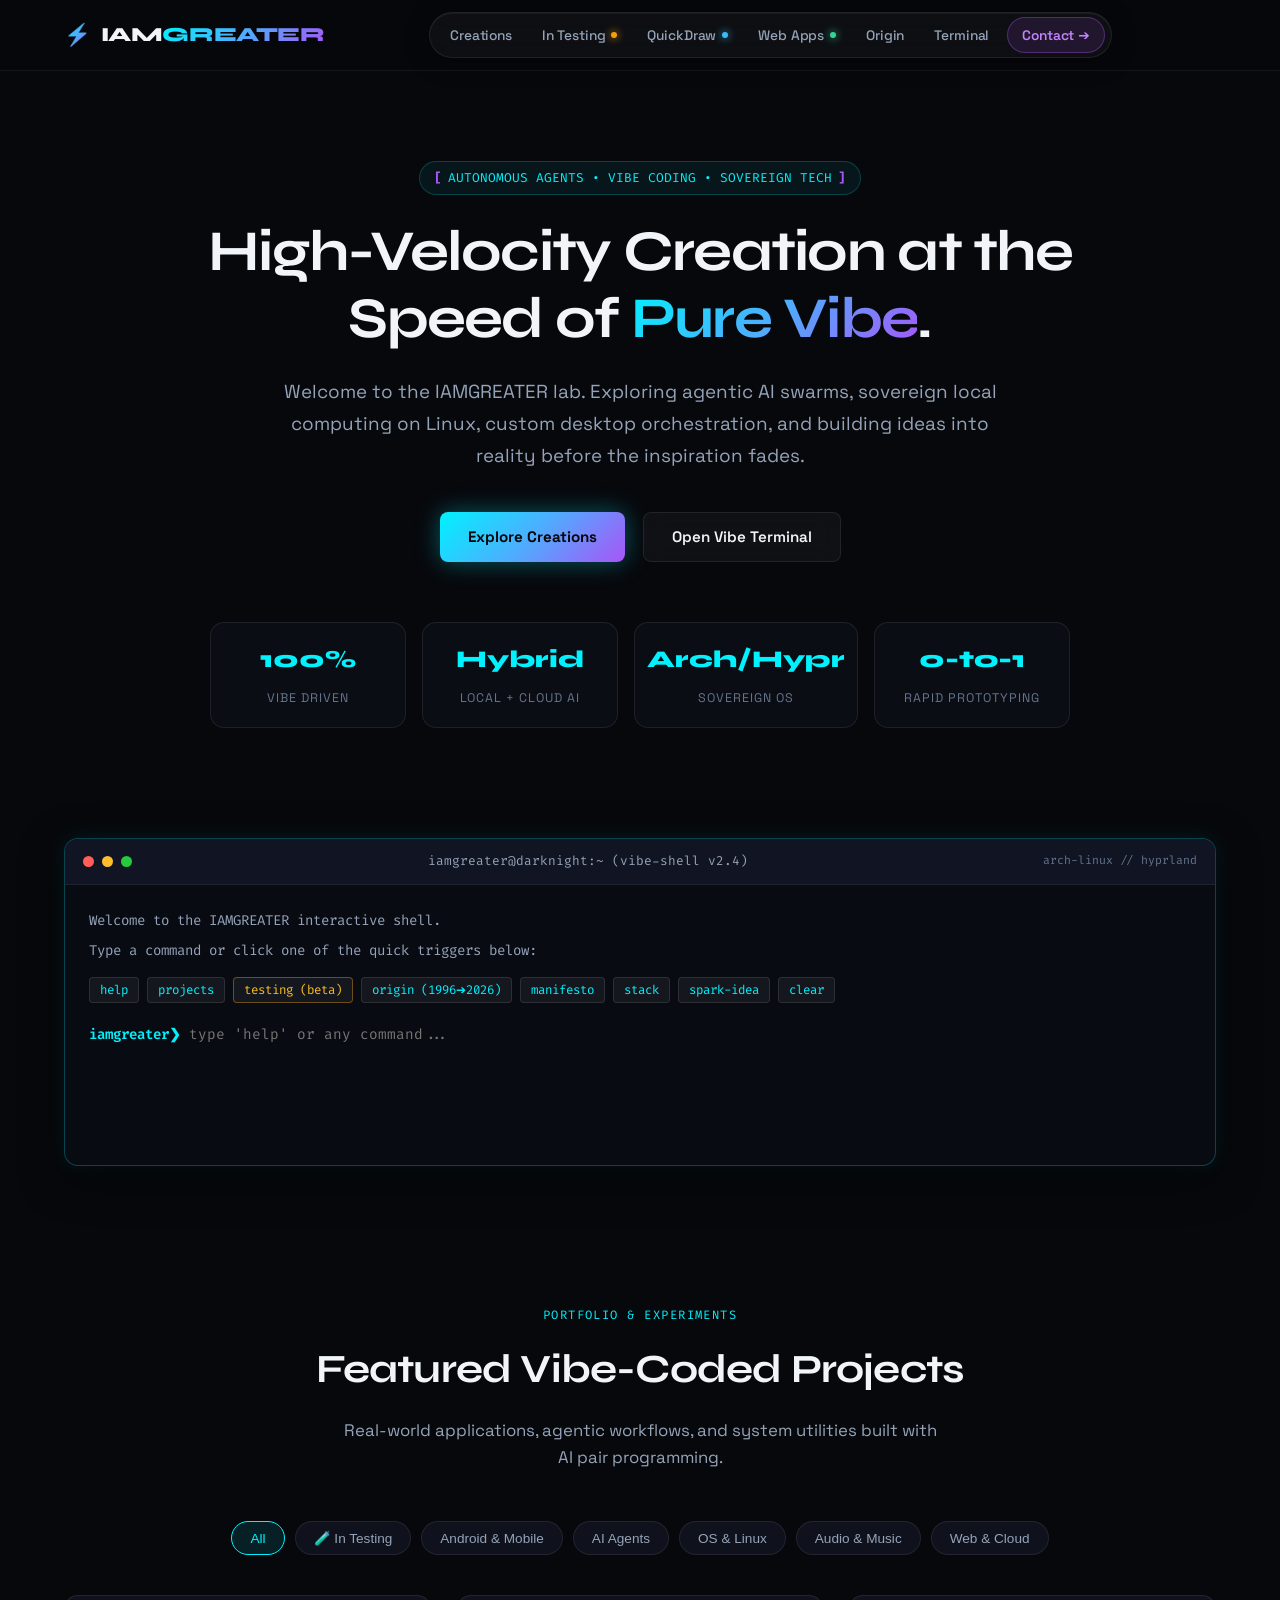
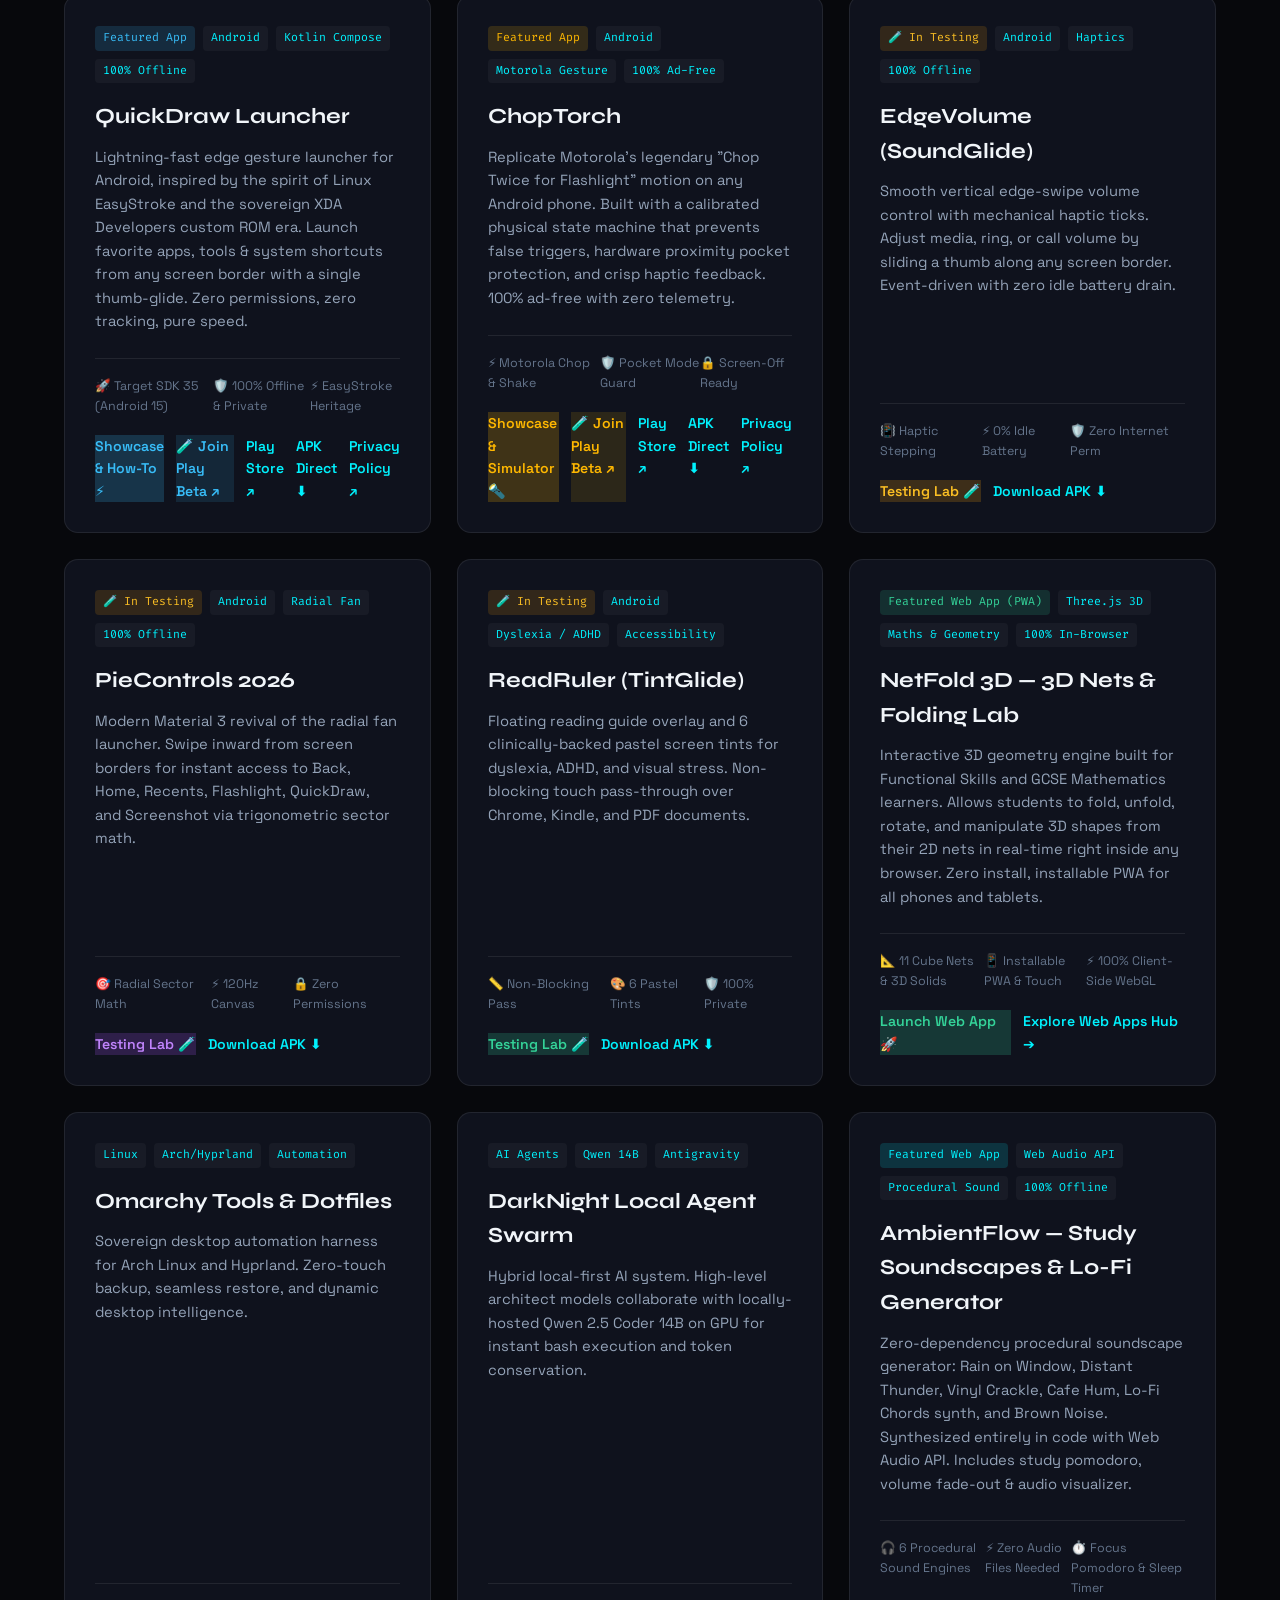
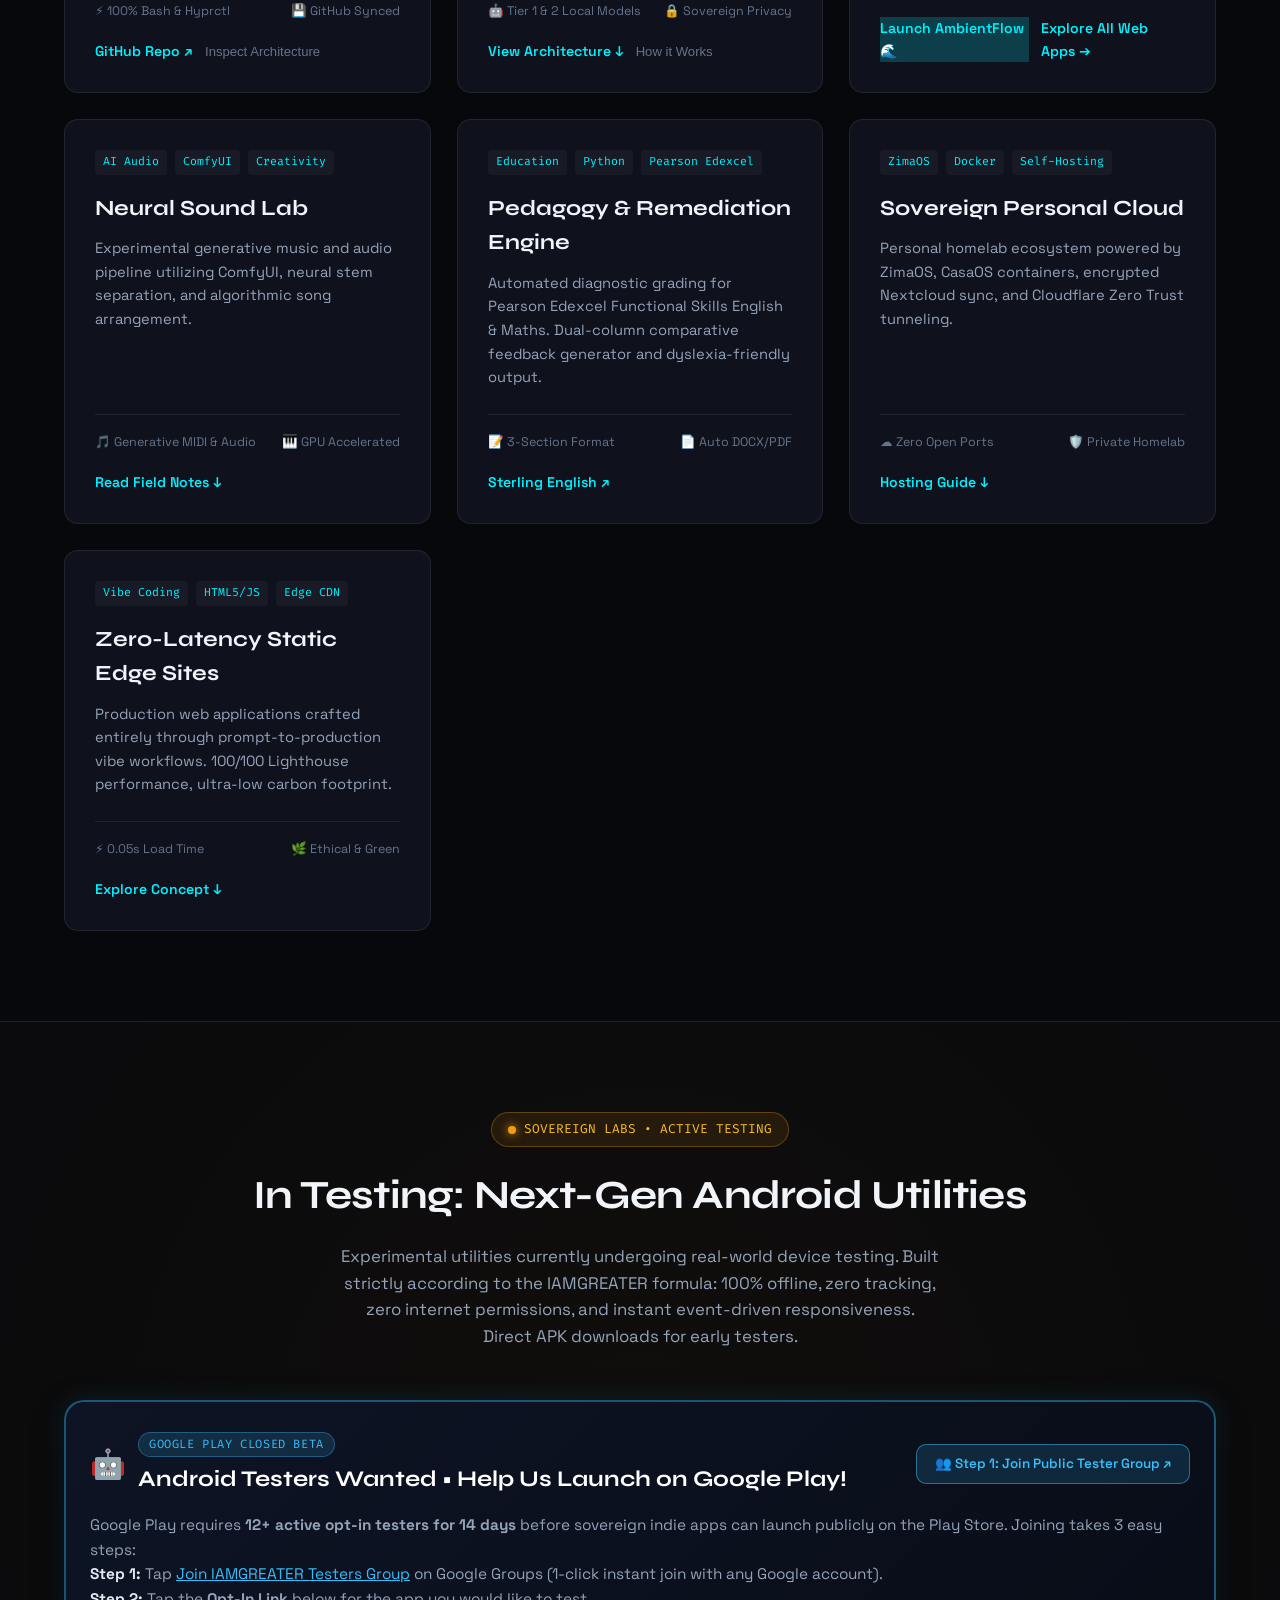
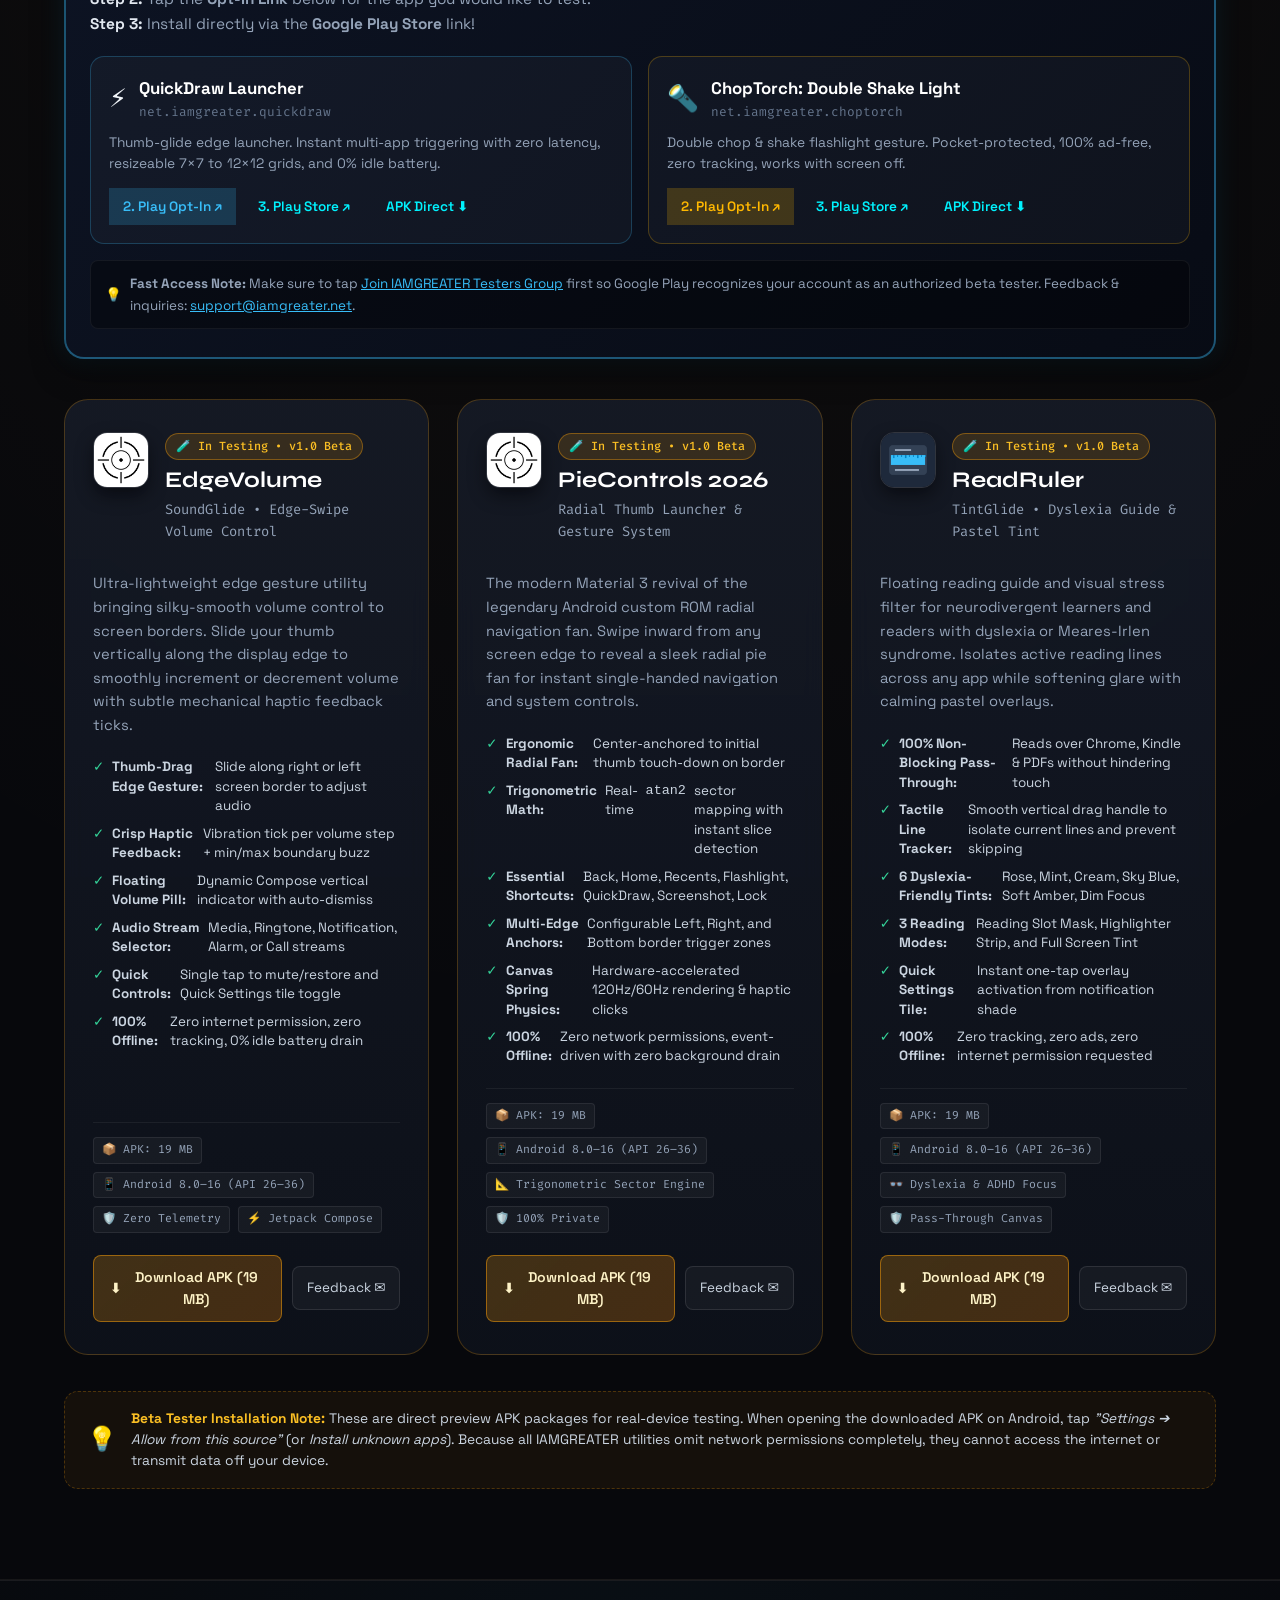
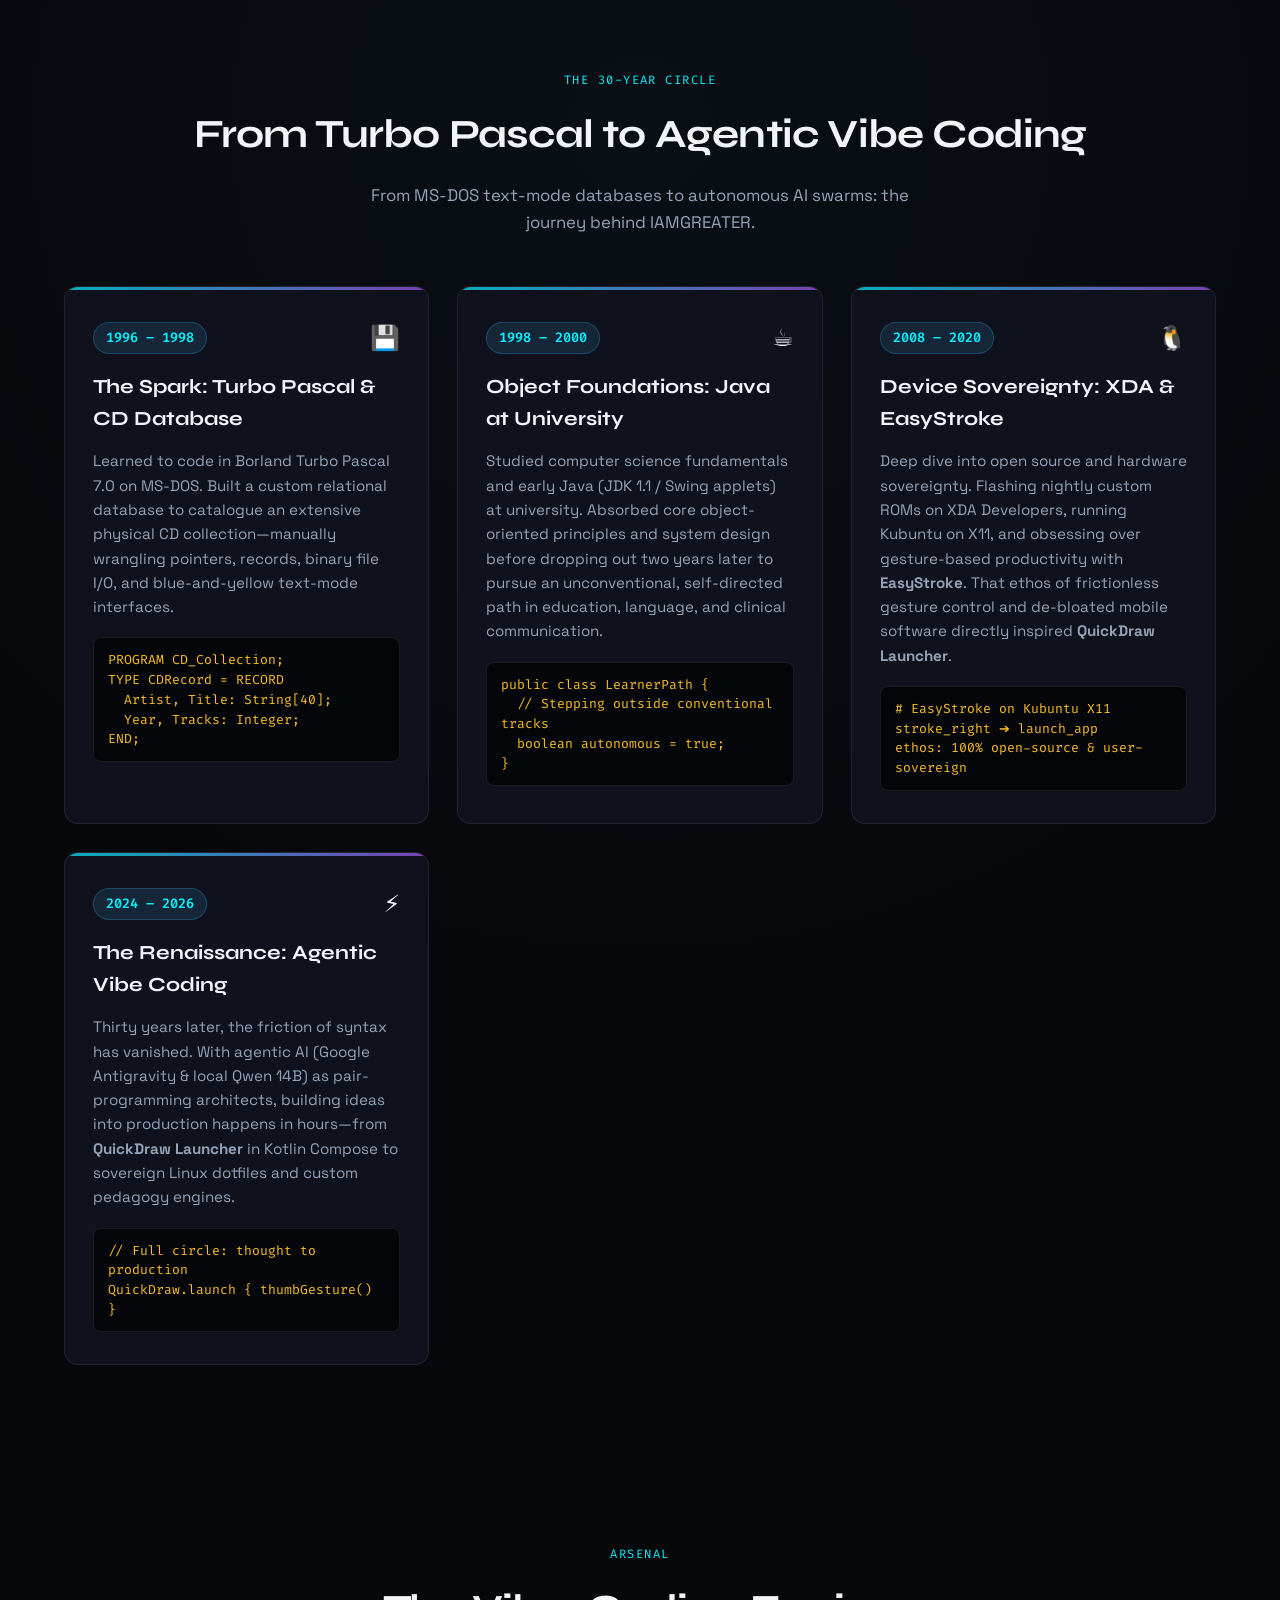
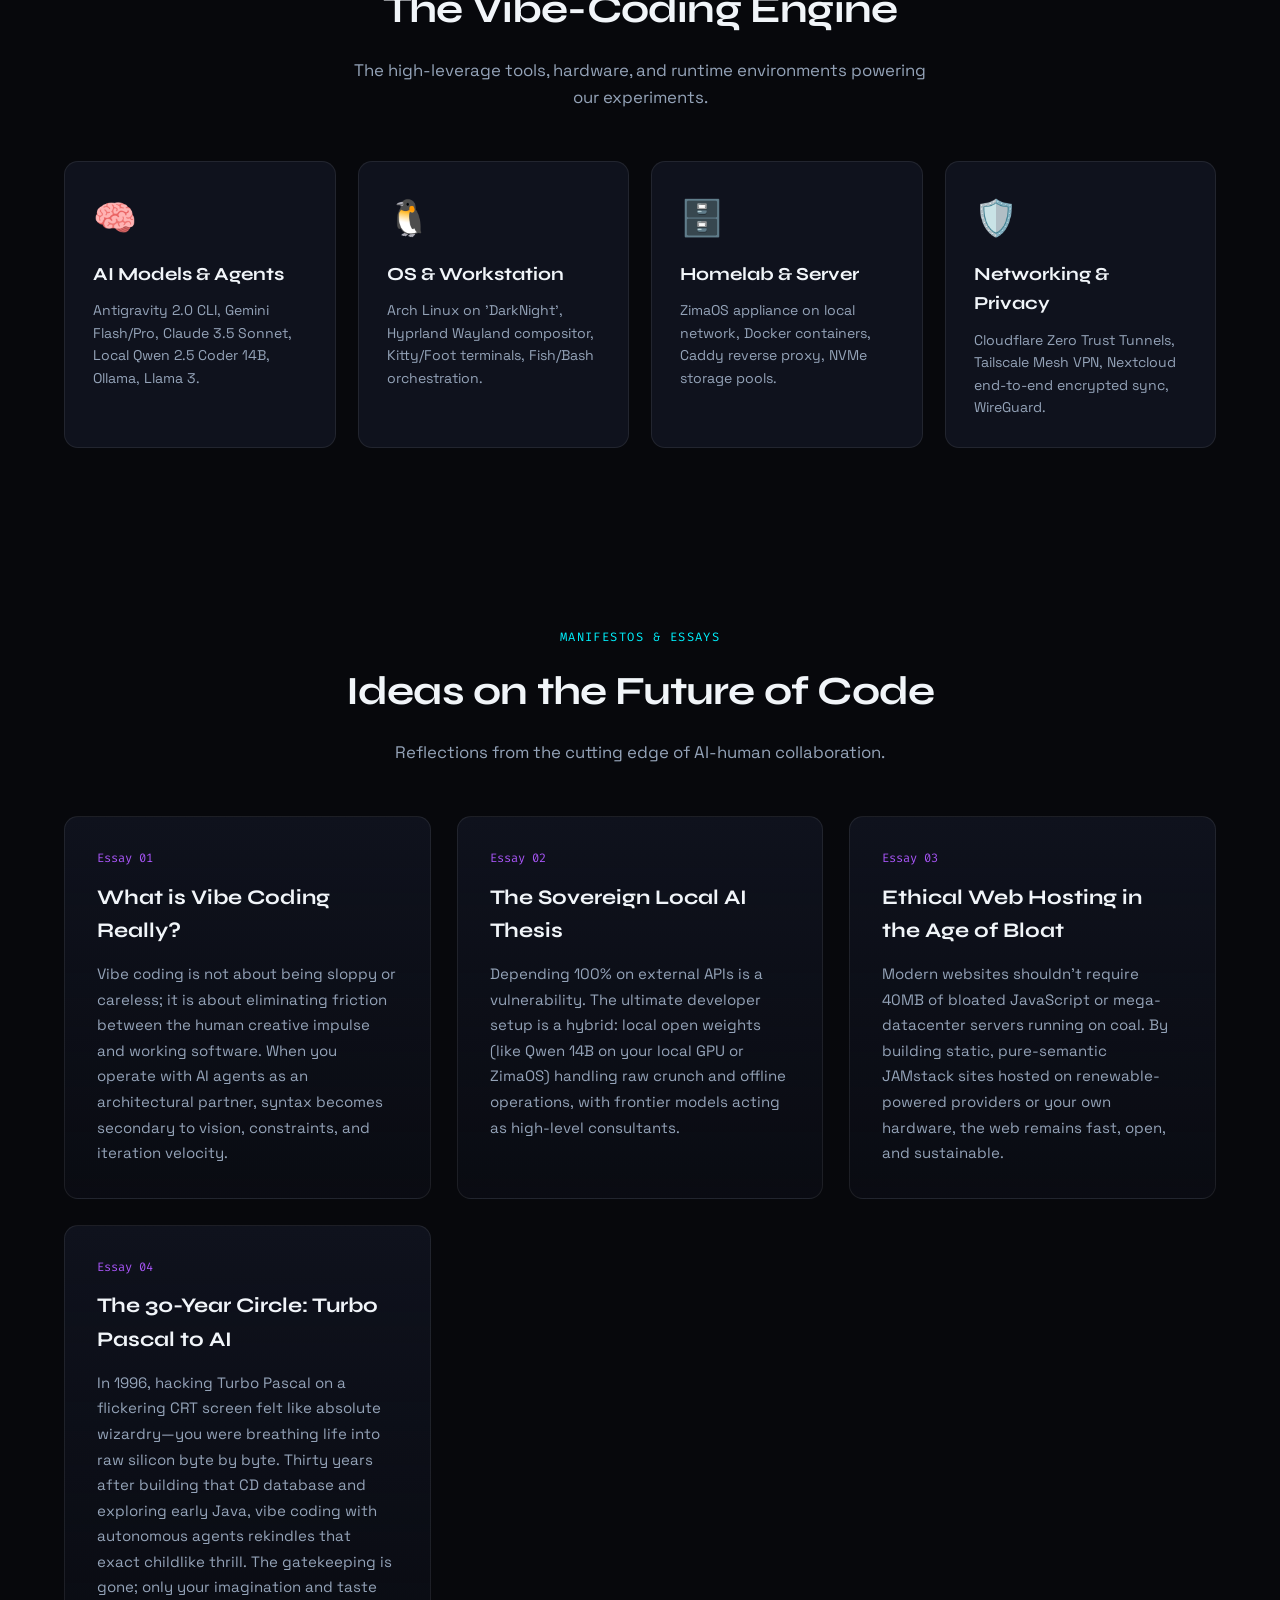
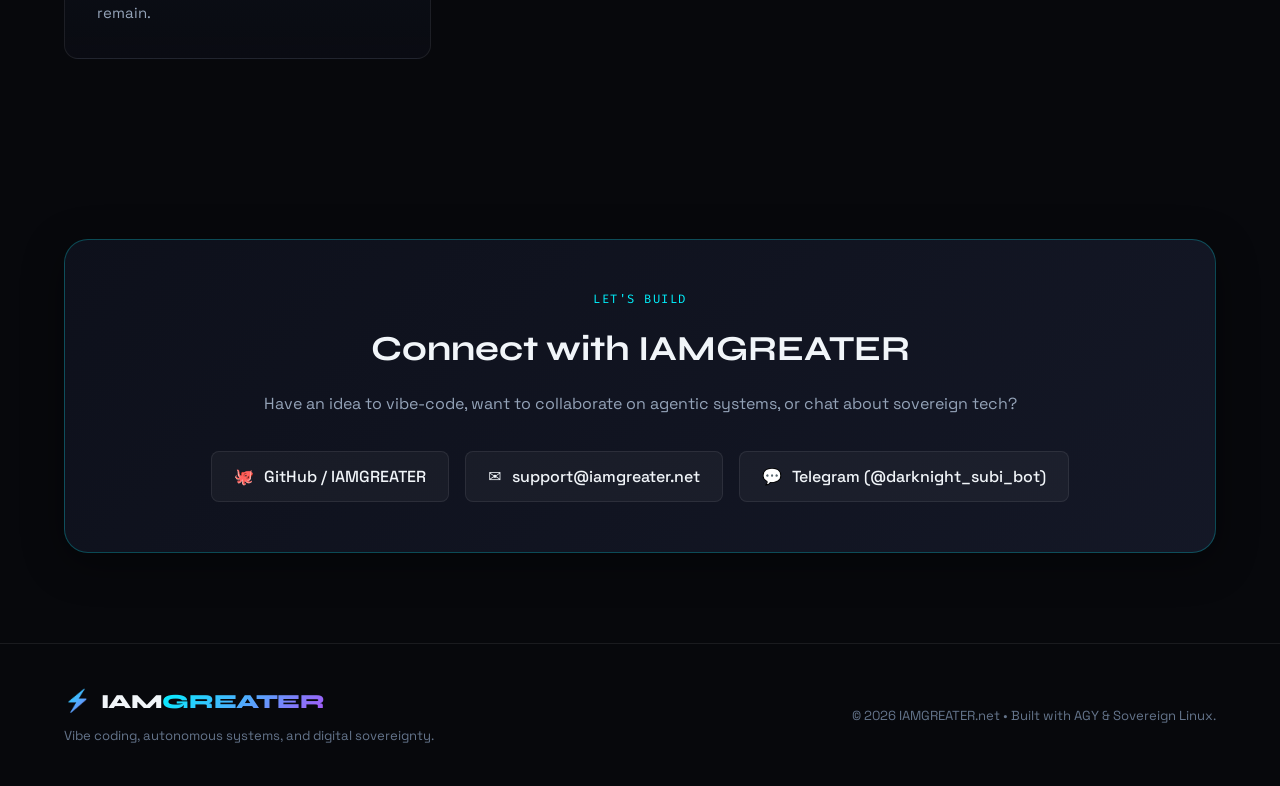
<file: index.html>
<!DOCTYPE html>
<html lang="en">
<head>
  <meta charset="UTF-8">
  <meta name="viewport" content="width=device-width, initial-scale=1.0">
  <title>IAMGREATER | Vibe Coding, Agentic Systems & Digital Craft</title>
  <meta name="description" content="Showcase of vibe coding, autonomous AI agents, Linux power tools, and high-velocity digital craft by IAMGREATER.">
  <link rel="preconnect" href="https://fonts.googleapis.com">
  <link rel="preconnect" href="https://fonts.gstatic.com" crossorigin>
  <link href="https://fonts.googleapis.com/css2?family=Fira+Code:wght@400;500;600&family=Space+Grotesk:wght@300;400;500;600;700&family=Syne:wght@700;800&display=swap" rel="stylesheet">
  <link rel="stylesheet" href="styles.css">
  <link rel="icon" type="image/svg+xml" href="data:image/svg+xml,<svg xmlns='http://www.w3.org/2000/svg' viewBox='0 0 100 100'><text y='.9em' font-size='90'>⚡</text></svg>">
</head>
<body class="dark-theme">

  <!-- Background Animated Mesh / Glow -->
  <div class="mesh-bg"></div>
  <div class="grid-overlay"></div>

  <!-- Header -->
  <header class="navbar">
    <div class="container nav-content">
      <a href="#" class="brand">
        <span class="brand-glyph">⚡</span>
        <span class="brand-text">IAM<span class="brand-accent">GREATER</span></span>
      </a>

      <nav class="nav-links" id="navLinks">
        <a href="#showcase">Creations</a>
        <a href="#testing">In Testing <span class="nav-dot amber"></span></a>
        <a href="quickdraw.html">QuickDraw <span class="nav-dot cyan"></span></a>
        <a href="apps/">Web Apps <span class="nav-dot emerald"></span></a>
        <a href="#journey">Origin</a>
        <a href="#terminal">Terminal</a>
        <!-- Extended drawer links for mobile viewports -->
        <a href="#stack" class="nav-extra-link">Tech Stack</a>
        <a href="#ideas" class="nav-extra-link">Ideas & Notes</a>
        <a href="#connect" class="nav-contact">Contact ➔</a>
      </nav>

      <div class="nav-right">
        <button class="nav-toggle" id="navToggle" aria-label="Toggle Navigation">
          <span></span><span></span><span></span>
        </button>
      </div>
    </div>
  </header>

  <!-- Hero Section -->
  <section class="hero">
    <div class="container hero-content">
      <div class="hero-tag">
        <span class="cyber-bracket">[</span>
        <span class="tag-label">AUTONOMOUS AGENTS • VIBE CODING • SOVEREIGN TECH</span>
        <span class="cyber-bracket">]</span>
      </div>

      <h1 class="hero-heading">
        High-Velocity Creation at the Speed of <span class="gradient-text">Pure Vibe</span>.
      </h1>

      <p class="hero-subtext">
        Welcome to the IAMGREATER lab. Exploring agentic AI swarms, sovereign local computing on Linux, custom desktop orchestration, and building ideas into reality before the inspiration fades.
      </p>

      <div class="hero-actions">
        <a href="#showcase" class="btn btn-cyber">Explore Creations</a>
        <a href="#terminal" class="btn btn-glass">Open Vibe Terminal</a>
      </div>

      <!-- Quick Metrics -->
      <div class="metric-ribbon">
        <div class="metric-card">
          <span class="metric-val">100%</span>
          <span class="metric-key">Vibe Driven</span>
        </div>
        <div class="metric-card">
          <span class="metric-val">Hybrid</span>
          <span class="metric-key">Local + Cloud AI</span>
        </div>
        <div class="metric-card">
          <span class="metric-val">Arch/Hypr</span>
          <span class="metric-key">Sovereign OS</span>
        </div>
        <div class="metric-card">
          <span class="metric-val">0-to-1</span>
          <span class="metric-key">Rapid Prototyping</span>
        </div>
      </div>
    </div>
  </section>

  <!-- Interactive Vibe Terminal -->
  <section class="terminal-section" id="terminal">
    <div class="container">
      <div class="terminal-wrapper">
        <div class="terminal-header">
          <div class="window-buttons">
            <span class="btn-dot close"></span>
            <span class="btn-dot min"></span>
            <span class="btn-dot max"></span>
          </div>
          <div class="terminal-title">iamgreater@darknight:~ (vibe-shell v2.4)</div>
          <div class="terminal-meta">arch-linux // hyprland</div>
        </div>

        <div class="terminal-body" id="terminalBody">
          <div class="terminal-line system-msg">Welcome to the IAMGREATER interactive shell.</div>
          <div class="terminal-line system-msg">Type a command or click one of the quick triggers below:</div>
          <div class="terminal-quick-actions">
            <button class="quick-cmd" data-cmd="help">help</button>
            <button class="quick-cmd" data-cmd="projects">projects</button>
            <button class="quick-cmd" data-cmd="testing" style="border-color: rgba(245, 158, 11, 0.4); color: #fbbf24;">testing (beta)</button>
            <button class="quick-cmd" data-cmd="origin">origin (1996➔2026)</button>
            <button class="quick-cmd" data-cmd="manifesto">manifesto</button>
            <button class="quick-cmd" data-cmd="stack">stack</button>
            <button class="quick-cmd" data-cmd="spark">spark-idea</button>
            <button class="quick-cmd" data-cmd="clear">clear</button>
          </div>
          <div id="terminalHistory"></div>
          <div class="terminal-input-row">
            <span class="prompt-symbol">iamgreater❯</span>
            <input type="text" id="terminalInput" placeholder="type 'help' or any command..." autocomplete="off" spellcheck="false">
          </div>
        </div>
      </div>
    </div>
  </section>

  <!-- Projects / Showcase Gallery -->
  <section class="showcase-section" id="showcase">
    <div class="container">
      <div class="section-title-wrap">
        <span class="section-badge">PORTFOLIO & EXPERIMENTS</span>
        <h2 class="section-heading">Featured Vibe-Coded Projects</h2>
        <p class="section-desc">Real-world applications, agentic workflows, and system utilities built with AI pair programming.</p>
      </div>

      <!-- Filter Buttons -->
      <div class="filter-bar">
        <button class="filter-btn active" data-filter="all">All</button>
        <button class="filter-btn" data-filter="testing">🧪 In Testing</button>
        <button class="filter-btn" data-filter="android">Android & Mobile</button>
        <button class="filter-btn" data-filter="agents">AI Agents</button>
        <button class="filter-btn" data-filter="os">OS & Linux</button>
        <button class="filter-btn" data-filter="audio">Audio & Music</button>
        <button class="filter-btn" data-filter="web">Web & Cloud</button>
      </div>

      <div class="projects-grid" id="projectsGrid">
        <!-- Project 0: QuickDraw Launcher -->
        <article class="project-card" data-category="android">
          <div class="card-glow" style="background: radial-gradient(circle at 50% 0%, rgba(56, 189, 248, 0.25), transparent 70%);"></div>
          <div class="project-tags">
            <span class="tag" style="background: rgba(56, 189, 248, 0.15); color: #38bdf8; border-color: rgba(56, 189, 248, 0.3);">Featured App</span>
            <span class="tag">Android</span>
            <span class="tag">Kotlin Compose</span>
            <span class="tag">100% Offline</span>
          </div>
          <h3 class="project-name">QuickDraw Launcher</h3>
          <p class="project-summary">
            Lightning-fast edge gesture launcher for Android, inspired by the spirit of Linux EasyStroke and the sovereign XDA Developers custom ROM era. Launch favorite apps, tools & system shortcuts from any screen border with a single thumb-glide. Zero permissions, zero tracking, pure speed.
          </p>
          <div class="project-meta">
            <span class="meta-item">🚀 Target SDK 35 (Android 15)</span>
            <span class="meta-item">🛡️ 100% Offline & Private</span>
            <span class="meta-item">⚡ EasyStroke Heritage</span>
          </div>
          <div class="project-links">
            <a href="quickdraw.html" class="link-btn primary" style="background: rgba(56, 189, 248, 0.2); border-color: rgba(56, 189, 248, 0.5); color: #38bdf8; font-weight: 600;">Showcase & How-To ⚡</a>
            <a href="https://play.google.com/apps/testing/net.iamgreater.quickdraw" target="_blank" rel="noopener" class="link-btn" style="background: rgba(56, 189, 248, 0.12); border-color: rgba(56, 189, 248, 0.4); color: #38bdf8;" title="Join Google Play Closed Beta">🧪 Join Play Beta ↗</a>
            <a href="https://play.google.com/store/apps/details?id=net.iamgreater.quickdraw" target="_blank" rel="noopener" class="link-btn" title="View on Google Play Store">Play Store ↗</a>
            <a href="downloads/quickdraw-latest.apk" class="link-btn" download title="Download Signed Release APK">APK Direct ⬇</a>
            <a href="privacy.html" class="link-btn">Privacy Policy ↗</a>
          </div>
        </article>

        <!-- Project: ChopTorch -->
        <article class="project-card" data-category="android">
          <div class="card-glow" style="background: radial-gradient(circle at 50% 0%, rgba(255, 184, 0, 0.25), transparent 70%);"></div>
          <div class="project-tags">
            <span class="tag" style="background: rgba(255, 184, 0, 0.15); color: #ffb800; border-color: rgba(255, 184, 0, 0.3);">Featured App</span>
            <span class="tag">Android</span>
            <span class="tag">Motorola Gesture</span>
            <span class="tag">100% Ad-Free</span>
          </div>
          <h3 class="project-name">ChopTorch</h3>
          <p class="project-summary">
            Replicate Motorola's legendary "Chop Twice for Flashlight" motion on any Android phone. Built with a calibrated physical state machine that prevents false triggers, hardware proximity pocket protection, and crisp haptic feedback. 100% ad-free with zero telemetry.
          </p>
          <div class="project-meta">
            <span class="meta-item">⚡ Motorola Chop & Shake</span>
            <span class="meta-item">🛡️ Pocket Mode Guard</span>
            <span class="meta-item">🔒 Screen-Off Ready</span>
          </div>
          <div class="project-links">
            <a href="choptorch.html" class="link-btn primary" style="background: rgba(255, 184, 0, 0.2); border-color: rgba(255, 184, 0, 0.5); color: #ffb800; font-weight: 600;">Showcase & Simulator 🔦</a>
            <a href="https://play.google.com/apps/testing/net.iamgreater.choptorch" target="_blank" rel="noopener" class="link-btn" style="background: rgba(255, 184, 0, 0.12); border-color: rgba(255, 184, 0, 0.4); color: #ffb800;" title="Join Google Play Closed Beta">🧪 Join Play Beta ↗</a>
            <a href="https://play.google.com/store/apps/details?id=net.iamgreater.choptorch" target="_blank" rel="noopener" class="link-btn" title="View on Google Play Store">Play Store ↗</a>
            <a href="assets/ChopTorch.apk" class="link-btn" download title="Download Signed Release APK">APK Direct ⬇</a>
            <a href="choptorch-privacy.html" class="link-btn">Privacy Policy ↗</a>
          </div>
        </article>

        <!-- Project: EdgeVolume (In Testing) -->
        <article class="project-card" data-category="android testing">
          <div class="card-glow" style="background: radial-gradient(circle at 50% 0%, rgba(245, 158, 11, 0.25), transparent 70%);"></div>
          <div class="project-tags">
            <span class="tag" style="background: rgba(245, 158, 11, 0.15); color: #fbbf24; border-color: rgba(245, 158, 11, 0.4);">🧪 In Testing</span>
            <span class="tag">Android</span>
            <span class="tag">Haptics</span>
            <span class="tag">100% Offline</span>
          </div>
          <h3 class="project-name">EdgeVolume (SoundGlide)</h3>
          <p class="project-summary">
            Smooth vertical edge-swipe volume control with mechanical haptic ticks. Adjust media, ring, or call volume by sliding a thumb along any screen border. Event-driven with zero idle battery drain.
          </p>
          <div class="project-meta">
            <span class="meta-item">📳 Haptic Stepping</span>
            <span class="meta-item">⚡ 0% Idle Battery</span>
            <span class="meta-item">🛡️ Zero Internet Perm</span>
          </div>
          <div class="project-links">
            <a href="#testing" class="link-btn primary" style="background: rgba(245, 158, 11, 0.2); border-color: rgba(245, 158, 11, 0.5); color: #fbbf24; font-weight: 600;">Testing Lab 🧪</a>
            <a href="downloads/edgevolume-latest.apk" class="link-btn" download>Download APK ⬇</a>
          </div>
        </article>

        <!-- Project: PieControls 2026 (In Testing) -->
        <article class="project-card" data-category="android testing">
          <div class="card-glow" style="background: radial-gradient(circle at 50% 0%, rgba(168, 85, 247, 0.25), transparent 70%);"></div>
          <div class="project-tags">
            <span class="tag" style="background: rgba(245, 158, 11, 0.15); color: #fbbf24; border-color: rgba(245, 158, 11, 0.4);">🧪 In Testing</span>
            <span class="tag">Android</span>
            <span class="tag">Radial Fan</span>
            <span class="tag">100% Offline</span>
          </div>
          <h3 class="project-name">PieControls 2026</h3>
          <p class="project-summary">
            Modern Material 3 revival of the radial fan launcher. Swipe inward from screen borders for instant access to Back, Home, Recents, Flashlight, QuickDraw, and Screenshot via trigonometric sector math.
          </p>
          <div class="project-meta">
            <span class="meta-item">🎯 Radial Sector Math</span>
            <span class="meta-item">⚡ 120Hz Canvas</span>
            <span class="meta-item">🔒 Zero Permissions</span>
          </div>
          <div class="project-links">
            <a href="#testing" class="link-btn primary" style="background: rgba(168, 85, 247, 0.2); border-color: rgba(168, 85, 247, 0.5); color: #c084fc; font-weight: 600;">Testing Lab 🧪</a>
            <a href="downloads/piecontrols-latest.apk" class="link-btn" download>Download APK ⬇</a>
          </div>
        </article>

        <!-- Project: ReadRuler (In Testing) -->
        <article class="project-card" data-category="android testing">
          <div class="card-glow" style="background: radial-gradient(circle at 50% 0%, rgba(52, 211, 153, 0.25), transparent 70%);"></div>
          <div class="project-tags">
            <span class="tag" style="background: rgba(245, 158, 11, 0.15); color: #fbbf24; border-color: rgba(245, 158, 11, 0.4);">🧪 In Testing</span>
            <span class="tag">Android</span>
            <span class="tag">Dyslexia / ADHD</span>
            <span class="tag">Accessibility</span>
          </div>
          <h3 class="project-name">ReadRuler (TintGlide)</h3>
          <p class="project-summary">
            Floating reading guide overlay and 6 clinically-backed pastel screen tints for dyslexia, ADHD, and visual stress. Non-blocking touch pass-through over Chrome, Kindle, and PDF documents.
          </p>
          <div class="project-meta">
            <span class="meta-item">📏 Non-Blocking Pass</span>
            <span class="meta-item">🎨 6 Pastel Tints</span>
            <span class="meta-item">🛡️ 100% Private</span>
          </div>
          <div class="project-links">
            <a href="#testing" class="link-btn primary" style="background: rgba(52, 211, 153, 0.2); border-color: rgba(52, 211, 153, 0.5); color: #34d399; font-weight: 600;">Testing Lab 🧪</a>
            <a href="downloads/readruler-latest.apk" class="link-btn" download>Download APK ⬇</a>
          </div>
        </article>

        <!-- Project: 3D Maths Net Folding Engine -->
        <article class="project-card" data-category="web">
          <div class="card-glow" style="background: radial-gradient(circle at 50% 0%, rgba(52, 211, 153, 0.25), transparent 70%);"></div>
          <div class="project-tags">
            <span class="tag" style="background: rgba(52, 211, 153, 0.15); color: #34d399; border-color: rgba(52, 211, 153, 0.3);">Featured Web App (PWA)</span>
            <span class="tag">Three.js 3D</span>
            <span class="tag">Maths & Geometry</span>
            <span class="tag">100% In-Browser</span>
          </div>
          <h3 class="project-name">NetFold 3D — 3D Nets & Folding Lab</h3>
          <p class="project-summary">
            Interactive 3D geometry engine built for Functional Skills and GCSE Mathematics learners. Allows students to fold, unfold, rotate, and manipulate 3D shapes from their 2D nets in real-time right inside any browser. Zero install, installable PWA for all phones and tablets.
          </p>
          <div class="project-meta">
            <span class="meta-item">📐 11 Cube Nets & 3D Solids</span>
            <span class="meta-item">📱 Installable PWA & Touch</span>
            <span class="meta-item">⚡ 100% Client-Side WebGL</span>
          </div>
          <div class="project-links">
            <a href="netfolding/" class="link-btn primary" style="background: rgba(52, 211, 153, 0.2); border-color: rgba(52, 211, 153, 0.5); color: #34d399; font-weight: 600;">Launch Web App 🚀</a>
            <a href="apps/" class="link-btn">Explore Web Apps Hub ➔</a>
          </div>
        </article>

        
        <!-- Project 1: Omarchy Tools -->
        <article class="project-card" data-category="os">
          <div class="card-glow"></div>
          <div class="project-tags">
            <span class="tag">Linux</span>
            <span class="tag">Arch/Hyprland</span>
            <span class="tag">Automation</span>
          </div>
          <h3 class="project-name">Omarchy Tools & Dotfiles</h3>
          <p class="project-summary">
            Sovereign desktop automation harness for Arch Linux and Hyprland. Zero-touch backup, seamless restore, and dynamic desktop intelligence.
          </p>
          <div class="project-meta">
            <span class="meta-item">⚡ 100% Bash & Hyprctl</span>
            <span class="meta-item">💾 GitHub Synced</span>
          </div>
          <div class="project-links">
            <a href="https://github.com/IAMGREATER/omarchy-tools" target="_blank" rel="noopener" class="link-btn">GitHub Repo ↗</a>
            <button class="btn-inspect" onclick="alert('Omarchy tools orchestrate DarkNight workstation with custom keybindings, multi-monitor layouts, and fast recovery.')">Inspect Architecture</button>
          </div>
        </article>

        <!-- Project 2: Multi-Tier Agent Orchestration -->
        <article class="project-card" data-category="agents">
          <div class="card-glow"></div>
          <div class="project-tags">
            <span class="tag">AI Agents</span>
            <span class="tag">Qwen 14B</span>
            <span class="tag">Antigravity</span>
          </div>
          <h3 class="project-name">DarkNight Local Agent Swarm</h3>
          <p class="project-summary">
            Hybrid local-first AI system. High-level architect models collaborate with locally-hosted Qwen 2.5 Coder 14B on GPU for instant bash execution and token conservation.
          </p>
          <div class="project-meta">
            <span class="meta-item">🤖 Tier 1 & 2 Local Models</span>
            <span class="meta-item">🔒 Sovereign Privacy</span>
          </div>
          <div class="project-links">
            <a href="#stack" class="link-btn">View Architecture ↓</a>
            <button class="btn-inspect" onclick="alert('Local agent executes code and tests on port 8090, while online cloud models perform deep design review.')">How it Works</button>
          </div>
        </article>

        <!-- Project: AmbientFlow Generator -->
        <article class="project-card" data-category="audio web">
          <div class="card-glow" style="background: radial-gradient(circle at 50% 0%, rgba(0, 242, 254, 0.25), transparent 70%);"></div>
          <div class="project-tags">
            <span class="tag" style="background: rgba(0, 242, 254, 0.15); color: #00f2fe; border-color: rgba(0, 242, 254, 0.3);">Featured Web App</span>
            <span class="tag">Web Audio API</span>
            <span class="tag">Procedural Sound</span>
            <span class="tag">100% Offline</span>
          </div>
          <h3 class="project-name">AmbientFlow — Study Soundscapes & Lo-Fi Generator</h3>
          <p class="project-summary">
            Zero-dependency procedural soundscape generator: Rain on Window, Distant Thunder, Vinyl Crackle, Cafe Hum, Lo-Fi Chords synth, and Brown Noise. Synthesized entirely in code with Web Audio API. Includes study pomodoro, volume fade-out & audio visualizer.
          </p>
          <div class="project-meta">
            <span class="meta-item">🎧 6 Procedural Sound Engines</span>
            <span class="meta-item">⚡ Zero Audio Files Needed</span>
            <span class="meta-item">⏱️ Focus Pomodoro & Sleep Timer</span>
          </div>
          <div class="project-links">
            <a href="ambient/" class="link-btn primary" style="background: rgba(0, 242, 254, 0.2); border-color: rgba(0, 242, 254, 0.5); color: #00f2fe; font-weight: 600;">Launch AmbientFlow 🌊</a>
            <a href="apps/" class="link-btn">Explore All Web Apps ➔</a>
          </div>
        </article>

        <!-- Project 3: AI Music Generation Pipeline -->
        <article class="project-card" data-category="audio">
          <div class="card-glow"></div>
          <div class="project-tags">
            <span class="tag">AI Audio</span>
            <span class="tag">ComfyUI</span>
            <span class="tag">Creativity</span>
          </div>
          <h3 class="project-name">Neural Sound Lab</h3>
          <p class="project-summary">
            Experimental generative music and audio pipeline utilizing ComfyUI, neural stem separation, and algorithmic song arrangement.
          </p>
          <div class="project-meta">
            <span class="meta-item">🎵 Generative MIDI & Audio</span>
            <span class="meta-item">🎹 GPU Accelerated</span>
          </div>
          <div class="project-links">
            <a href="#ideas" class="link-btn">Read Field Notes ↓</a>
          </div>
        </article>

        <!-- Project 4: Functional Skills Learner Engine -->
        <article class="project-card" data-category="web">
          <div class="card-glow"></div>
          <div class="project-tags">
            <span class="tag">Education</span>
            <span class="tag">Python</span>
            <span class="tag">Pearson Edexcel</span>
          </div>
          <h3 class="project-name">Pedagogy & Remediation Engine</h3>
          <p class="project-summary">
            Automated diagnostic grading for Pearson Edexcel Functional Skills English & Maths. Dual-column comparative feedback generator and dyslexia-friendly output.
          </p>
          <div class="project-meta">
            <span class="meta-item">📝 3-Section Format</span>
            <span class="meta-item">📄 Auto DOCX/PDF</span>
          </div>
          <div class="project-links">
            <a href="http://localhost:8081" target="_blank" class="link-btn">Sterling English ↗</a>
          </div>
        </article>

        <!-- Project 5: Self-Hosted Cloud & ZimaOS Lab -->
        <article class="project-card" data-category="os">
          <div class="card-glow"></div>
          <div class="project-tags">
            <span class="tag">ZimaOS</span>
            <span class="tag">Docker</span>
            <span class="tag">Self-Hosting</span>
          </div>
          <h3 class="project-name">Sovereign Personal Cloud</h3>
          <p class="project-summary">
            Personal homelab ecosystem powered by ZimaOS, CasaOS containers, encrypted Nextcloud sync, and Cloudflare Zero Trust tunneling.
          </p>
          <div class="project-meta">
            <span class="meta-item">☁️ Zero Open Ports</span>
            <span class="meta-item">🛡️ Private Homelab</span>
          </div>
          <div class="project-links">
            <a href="#ideas" class="link-btn">Hosting Guide ↓</a>
          </div>
        </article>

        <!-- Project 6: Vibe-Code Rapid Launchpad -->
        <article class="project-card" data-category="agents">
          <div class="card-glow"></div>
          <div class="project-tags">
            <span class="tag">Vibe Coding</span>
            <span class="tag">HTML5/JS</span>
            <span class="tag">Edge CDN</span>
          </div>
          <h3 class="project-name">Zero-Latency Static Edge Sites</h3>
          <p class="project-summary">
            Production web applications crafted entirely through prompt-to-production vibe workflows. 100/100 Lighthouse performance, ultra-low carbon footprint.
          </p>
          <div class="project-meta">
            <span class="meta-item">⚡ 0.05s Load Time</span>
            <span class="meta-item">🌿 Ethical & Green</span>
          </div>
          <div class="project-links">
            <a href="#ideas" class="link-btn">Explore Concept ↓</a>
          </div>
        </article>

      </div>
    </div>
  </section>

  <!-- In Testing / Android Beta Lab Section -->
  <section class="testing-section" id="testing">
    <div class="container">
      <div class="section-title-wrap">
        <div class="testing-header-badge">
          <span class="testing-pulse"></span>
          <span>SOVEREIGN LABS • ACTIVE TESTING</span>
        </div>
        <h2 class="section-heading">In Testing: Next-Gen Android Utilities</h2>
        <p class="section-desc">
          Experimental utilities currently undergoing real-world device testing. Built strictly according to the IAMGREATER formula: 100% offline, zero tracking, zero internet permissions, and instant event-driven responsiveness. Direct APK downloads for early testers.
        </p>
      </div>

      <!-- Google Play Closed Beta Testers Recruitment Box -->
      <div style="background: linear-gradient(135deg, rgba(14, 21, 38, 0.95), rgba(8, 12, 22, 0.95)); border: 2px solid rgba(56, 189, 248, 0.4); border-radius: 20px; padding: 28px 24px; margin-bottom: 40px; box-shadow: 0 10px 30px rgba(0,0,0,0.6), 0 0 25px rgba(56, 189, 248, 0.15);">
        <div style="display: flex; align-items: center; justify-content: space-between; flex-wrap: wrap; gap: 12px; margin-bottom: 16px;">
          <div style="display: flex; align-items: center; gap: 12px;">
            <span style="font-size: 1.8rem;">🤖</span>
            <div>
              <span style="display: inline-block; background: rgba(56, 189, 248, 0.15); border: 1px solid rgba(56, 189, 248, 0.35); border-radius: 999px; padding: 2px 10px; color: #38bdf8; font-family: var(--font-mono); font-size: 0.75rem; text-transform: uppercase; letter-spacing: 0.05em;">Google Play Closed Beta</span>
              <h3 style="font-family: var(--font-heading); font-size: 1.4rem; color: #fff; margin: 4px 0 0 0;">Android Testers Wanted • Help Us Launch on Google Play!</h3>
            </div>
          </div>
          <a href="https://groups.google.com/g/iamgreater-testers" target="_blank" rel="noopener" class="btn-testing-feedback" style="border-color: rgba(56, 189, 248, 0.5); background: rgba(56, 189, 248, 0.15); color: #38bdf8; font-weight: 600; padding: 8px 18px; border-radius: 10px;">
            👥 Step 1: Join Public Tester Group ↗
          </a>
        </div>
        
        <p style="color: #94a3b8; font-size: 0.96rem; line-height: 1.6; margin-bottom: 20px;">
          Google Play requires <strong>12+ active opt-in testers for 14 days</strong> before sovereign indie apps can launch publicly on the Play Store. Joining takes 3 easy steps:
          <br>
          <strong style="color: #e2e8f0;">Step 1:</strong> Tap <a href="https://groups.google.com/g/iamgreater-testers" target="_blank" rel="noopener" style="color: #38bdf8; text-decoration: underline;">Join IAMGREATER Testers Group</a> on Google Groups (1-click instant join with any Google account).
          <br>
          <strong style="color: #e2e8f0;">Step 2:</strong> Tap the <strong>Opt-In Link</strong> below for the app you would like to test.
          <br>
          <strong style="color: #e2e8f0;">Step 3:</strong> Install directly via the <strong>Google Play Store</strong> link!
        </p>

        <div style="display: grid; grid-template-columns: repeat(auto-fit, minmax(280px, 1fr)); gap: 16px;">
          <!-- QuickDraw Card -->
          <div style="background: rgba(255, 255, 255, 0.03); border: 1px solid rgba(56, 189, 248, 0.25); border-radius: 14px; padding: 18px;">
            <div style="display: flex; align-items: center; gap: 12px; margin-bottom: 10px;">
              <span style="font-size: 1.6rem;">⚡</span>
              <div>
                <strong style="color: #fff; font-size: 1.05rem;">QuickDraw Launcher</strong>
                <div style="color: #64748b; font-size: 0.8rem; font-family: var(--font-mono);">net.iamgreater.quickdraw</div>
              </div>
            </div>
            <p style="color: #94a3b8; font-size: 0.86rem; margin-bottom: 14px; line-height: 1.5;">
              Thumb-glide edge launcher. Instant multi-app triggering with zero latency, resizeable 7×7 to 12×12 grids, and 0% idle battery.
            </p>
            <div style="display: flex; gap: 8px; flex-wrap: wrap;">
              <a href="https://play.google.com/apps/testing/net.iamgreater.quickdraw" target="_blank" rel="noopener" class="link-btn primary" style="background: rgba(56, 189, 248, 0.2); border-color: rgba(56, 189, 248, 0.5); color: #38bdf8; font-size: 0.85rem; padding: 8px 14px;">2. Play Opt-In ↗</a>
              <a href="https://play.google.com/store/apps/details?id=net.iamgreater.quickdraw" target="_blank" rel="noopener" class="link-btn" style="font-size: 0.85rem; padding: 8px 14px;">3. Play Store ↗</a>
              <a href="downloads/quickdraw-latest.apk" class="link-btn" download style="font-size: 0.85rem; padding: 8px 14px;">APK Direct ⬇</a>
            </div>
          </div>

          <!-- ChopTorch Card -->
          <div style="background: rgba(255, 255, 255, 0.03); border: 1px solid rgba(255, 184, 0, 0.25); border-radius: 14px; padding: 18px;">
            <div style="display: flex; align-items: center; gap: 12px; margin-bottom: 10px;">
              <span style="font-size: 1.6rem;">🔦</span>
              <div>
                <strong style="color: #fff; font-size: 1.05rem;">ChopTorch: Double Shake Light</strong>
                <div style="color: #64748b; font-size: 0.8rem; font-family: var(--font-mono);">net.iamgreater.choptorch</div>
              </div>
            </div>
            <p style="color: #94a3b8; font-size: 0.86rem; margin-bottom: 14px; line-height: 1.5;">
              Double chop &amp; shake flashlight gesture. Pocket-protected, 100% ad-free, zero tracking, works with screen off.
            </p>
            <div style="display: flex; gap: 8px; flex-wrap: wrap;">
              <a href="https://play.google.com/apps/testing/net.iamgreater.choptorch" target="_blank" rel="noopener" class="link-btn primary" style="background: rgba(255, 184, 0, 0.2); border-color: rgba(255, 184, 0, 0.5); color: #ffb800; font-size: 0.85rem; padding: 8px 14px;">2. Play Opt-In ↗</a>
              <a href="https://play.google.com/store/apps/details?id=net.iamgreater.choptorch" target="_blank" rel="noopener" class="link-btn" style="font-size: 0.85rem; padding: 8px 14px;">3. Play Store ↗</a>
              <a href="assets/ChopTorch.apk" class="link-btn" download style="font-size: 0.85rem; padding: 8px 14px;">APK Direct ⬇</a>
            </div>
          </div>
        </div>

        <div style="margin-top: 16px; padding: 12px 14px; background: rgba(0,0,0,0.35); border-radius: 8px; font-size: 0.84rem; color: #94a3b8; display: flex; align-items: center; gap: 8px; border: 1px solid rgba(255,255,255,0.06);">
          <span>💡</span>
          <span><strong>Fast Access Note:</strong> Make sure to tap <a href="https://groups.google.com/g/iamgreater-testers" target="_blank" rel="noopener" style="color: #38bdf8; text-decoration: underline;">Join IAMGREATER Testers Group</a> first so Google Play recognizes your account as an authorized beta tester. Feedback &amp; inquiries: <a href="mailto:support@iamgreater.net" style="color: #38bdf8; text-decoration: underline;">support@iamgreater.net</a>.</span>
        </div>
      </div>

      <div class="testing-grid">
        <!-- App 1: EdgeVolume -->
        <article class="testing-card">
          <div>
            <div class="testing-card-top">
              <img src="assets/edgevolume-icon.png" alt="EdgeVolume Icon" class="testing-app-icon" width="56" height="56">
              <div>
                <span class="testing-badge">🧪 In Testing • v1.0 Beta</span>
                <h3 class="testing-card-title">EdgeVolume</h3>
                <div class="testing-card-tagline">SoundGlide • Edge-Swipe Volume Control</div>
              </div>
            </div>
            
            <p class="testing-card-desc">
              Ultra-lightweight edge gesture utility bringing silky-smooth volume control to screen borders. Slide your thumb vertically along the display edge to smoothly increment or decrement volume with subtle mechanical haptic feedback ticks.
            </p>

            <ul class="testing-features">
              <li><span class="check">✓</span> <strong>Thumb-Drag Edge Gesture:</strong> Slide along right or left screen border to adjust audio</li>
              <li><span class="check">✓</span> <strong>Crisp Haptic Feedback:</strong> Vibration tick per volume step + min/max boundary buzz</li>
              <li><span class="check">✓</span> <strong>Floating Volume Pill:</strong> Dynamic Compose vertical indicator with auto-dismiss</li>
              <li><span class="check">✓</span> <strong>Audio Stream Selector:</strong> Media, Ringtone, Notification, Alarm, or Call streams</li>
              <li><span class="check">✓</span> <strong>Quick Controls:</strong> Single tap to mute/restore and Quick Settings tile toggle</li>
              <li><span class="check">✓</span> <strong>100% Offline:</strong> Zero internet permission, zero tracking, 0% idle battery drain</li>
            </ul>
          </div>

          <div>
            <div class="testing-meta-row">
              <span class="testing-meta-tag">📦 APK: 19 MB</span>
              <span class="testing-meta-tag">📱 Android 8.0–16 (API 26–36)</span>
              <span class="testing-meta-tag">🛡️ Zero Telemetry</span>
              <span class="testing-meta-tag">⚡ Jetpack Compose</span>
            </div>

            <div class="testing-actions">
              <a href="downloads/edgevolume-latest.apk" class="btn-testing-download" download>
                <span>⬇</span> Download APK (19 MB)
              </a>
              <a href="mailto:support@iamgreater.net?subject=EdgeVolume%20Testing%20Feedback" class="btn-testing-feedback" title="Send beta feedback">
                Feedback ✉
              </a>
            </div>
          </div>
        </article>

        <!-- App 2: PieControls 2026 -->
        <article class="testing-card">
          <div>
            <div class="testing-card-top">
              <img src="assets/piecontrols-icon.png" alt="PieControls Icon" class="testing-app-icon" width="56" height="56">
              <div>
                <span class="testing-badge">🧪 In Testing • v1.0 Beta</span>
                <h3 class="testing-card-title">PieControls 2026</h3>
                <div class="testing-card-tagline">Radial Thumb Launcher & Gesture System</div>
              </div>
            </div>
            
            <p class="testing-card-desc">
              The modern Material 3 revival of the legendary Android custom ROM radial navigation fan. Swipe inward from any screen edge to reveal a sleek radial pie fan for instant single-handed navigation and system controls.
            </p>

            <ul class="testing-features">
              <li><span class="check">✓</span> <strong>Ergonomic Radial Fan:</strong> Center-anchored to initial thumb touch-down on border</li>
              <li><span class="check">✓</span> <strong>Trigonometric Math:</strong> Real-time <code>atan2</code> sector mapping with instant slice detection</li>
              <li><span class="check">✓</span> <strong>Essential Shortcuts:</strong> Back, Home, Recents, Flashlight, QuickDraw, Screenshot, Lock</li>
              <li><span class="check">✓</span> <strong>Multi-Edge Anchors:</strong> Configurable Left, Right, and Bottom border trigger zones</li>
              <li><span class="check">✓</span> <strong>Canvas Spring Physics:</strong> Hardware-accelerated 120Hz/60Hz rendering & haptic clicks</li>
              <li><span class="check">✓</span> <strong>100% Offline:</strong> Zero network permissions, event-driven with zero background drain</li>
            </ul>
          </div>

          <div>
            <div class="testing-meta-row">
              <span class="testing-meta-tag">📦 APK: 19 MB</span>
              <span class="testing-meta-tag">📱 Android 8.0–16 (API 26–36)</span>
              <span class="testing-meta-tag">📐 Trigonometric Sector Engine</span>
              <span class="testing-meta-tag">🛡️ 100% Private</span>
            </div>

            <div class="testing-actions">
              <a href="downloads/piecontrols-latest.apk" class="btn-testing-download" download>
                <span>⬇</span> Download APK (19 MB)
              </a>
              <a href="mailto:support@iamgreater.net?subject=PieControls%20Testing%20Feedback" class="btn-testing-feedback" title="Send beta feedback">
                Feedback ✉
              </a>
            </div>
          </div>
        </article>

        <!-- App 3: ReadRuler -->
        <article class="testing-card">
          <div>
            <div class="testing-card-top">
              <img src="assets/readruler-icon.png" alt="ReadRuler Icon" class="testing-app-icon" width="56" height="56">
              <div>
                <span class="testing-badge">🧪 In Testing • v1.0 Beta</span>
                <h3 class="testing-card-title">ReadRuler</h3>
                <div class="testing-card-tagline">TintGlide • Dyslexia Guide & Pastel Tint</div>
              </div>
            </div>
            
            <p class="testing-card-desc">
              Floating reading guide and visual stress filter for neurodivergent learners and readers with dyslexia or Meares-Irlen syndrome. Isolates active reading lines across any app while softening glare with calming pastel overlays.
            </p>

            <ul class="testing-features">
              <li><span class="check">✓</span> <strong>100% Non-Blocking Pass-Through:</strong> Reads over Chrome, Kindle & PDFs without hindering touch</li>
              <li><span class="check">✓</span> <strong>Tactile Line Tracker:</strong> Smooth vertical drag handle to isolate current lines and prevent skipping</li>
              <li><span class="check">✓</span> <strong>6 Dyslexia-Friendly Tints:</strong> Rose, Mint, Cream, Sky Blue, Soft Amber, Dim Focus</li>
              <li><span class="check">✓</span> <strong>3 Reading Modes:</strong> Reading Slot Mask, Highlighter Strip, and Full Screen Tint</li>
              <li><span class="check">✓</span> <strong>Quick Settings Tile:</strong> Instant one-tap overlay activation from notification shade</li>
              <li><span class="check">✓</span> <strong>100% Offline:</strong> Zero tracking, zero ads, zero internet permission requested</li>
            </ul>
          </div>

          <div>
            <div class="testing-meta-row">
              <span class="testing-meta-tag">📦 APK: 19 MB</span>
              <span class="testing-meta-tag">📱 Android 8.0–16 (API 26–36)</span>
              <span class="testing-meta-tag">👓 Dyslexia & ADHD Focus</span>
              <span class="testing-meta-tag">🛡️ Pass-Through Canvas</span>
            </div>

            <div class="testing-actions">
              <a href="downloads/readruler-latest.apk" class="btn-testing-download" download>
                <span>⬇</span> Download APK (19 MB)
              </a>
              <a href="mailto:support@iamgreater.net?subject=ReadRuler%20Testing%20Feedback" class="btn-testing-feedback" title="Send beta feedback">
                Feedback ✉
              </a>
            </div>
          </div>
        </article>
      </div>

      <!-- Testing Sideload Notice -->
      <div class="testing-banner-note">
        <span class="note-icon">💡</span>
        <p>
          <strong>Beta Tester Installation Note:</strong> These are direct preview APK packages for real-device testing. When opening the downloaded APK on Android, tap <em>"Settings ➔ Allow from this source"</em> (or <em>Install unknown apps</em>). Because all IAMGREATER utilities omit network permissions completely, they cannot access the internet or transmit data off your device.
        </p>
      </div>
    </div>
  </section>

  <!-- The Journey / Origin Story -->
  <section class="journey-section" id="journey">
    <div class="container">
      <div class="section-title-wrap">
        <span class="section-badge">THE 30-YEAR CIRCLE</span>
        <h2 class="section-heading">From Turbo Pascal to Agentic Vibe Coding</h2>
        <p class="section-desc">From MS-DOS text-mode databases to autonomous AI swarms: the journey behind IAMGREATER.</p>
      </div>

      <div class="timeline-grid">
        <!-- Milestone 1 -->
        <article class="timeline-card">
          <div class="timeline-header">
            <span class="timeline-badge">1996 – 1998</span>
            <span class="timeline-icon">💾</span>
          </div>
          <h3 class="timeline-title">The Spark: Turbo Pascal & CD Database</h3>
          <p class="timeline-desc">
            Learned to code in Borland Turbo Pascal 7.0 on MS-DOS. Built a custom relational database to catalogue an extensive physical CD collection—manually wrangling pointers, records, binary file I/O, and blue-and-yellow text-mode interfaces.
          </p>
          <div class="timeline-code-snippet">
            PROGRAM CD_Collection;<br>
            TYPE CDRecord = RECORD<br>
            &nbsp;&nbsp;Artist, Title: String[40];<br>
            &nbsp;&nbsp;Year, Tracks: Integer;<br>
            END;
          </div>
        </article>

        <!-- Milestone 2 -->
        <article class="timeline-card">
          <div class="timeline-header">
            <span class="timeline-badge">1998 – 2000</span>
            <span class="timeline-icon">☕</span>
          </div>
          <h3 class="timeline-title">Object Foundations: Java at University</h3>
          <p class="timeline-desc">
            Studied computer science fundamentals and early Java (JDK 1.1 / Swing applets) at university. Absorbed core object-oriented principles and system design before dropping out two years later to pursue an unconventional, self-directed path in education, language, and clinical communication.
          </p>
          <div class="timeline-code-snippet">
            public class LearnerPath {<br>
            &nbsp;&nbsp;// Stepping outside conventional tracks<br>
            &nbsp;&nbsp;boolean autonomous = true;<br>
            }
          </div>
        </article>

        <!-- Milestone 3 -->
        <article class="timeline-card">
          <div class="timeline-header">
            <span class="timeline-badge">2008 – 2020</span>
            <span class="timeline-icon">🐧</span>
          </div>
          <h3 class="timeline-title">Device Sovereignty: XDA & EasyStroke</h3>
          <p class="timeline-desc">
            Deep dive into open source and hardware sovereignty. Flashing nightly custom ROMs on XDA Developers, running Kubuntu on X11, and obsessing over gesture-based productivity with <strong>EasyStroke</strong>. That ethos of frictionless gesture control and de-bloated mobile software directly inspired <strong>QuickDraw Launcher</strong>.
          </p>
          <div class="timeline-code-snippet">
            # EasyStroke on Kubuntu X11<br>
            stroke_right ➔ launch_app<br>
            ethos: 100% open-source & user-sovereign
          </div>
        </article>

        <!-- Milestone 4 -->
        <article class="timeline-card">
          <div class="timeline-header">
            <span class="timeline-badge">2024 – 2026</span>
            <span class="timeline-icon">⚡</span>
          </div>
          <h3 class="timeline-title">The Renaissance: Agentic Vibe Coding</h3>
          <p class="timeline-desc">
            Thirty years later, the friction of syntax has vanished. With agentic AI (Google Antigravity & local Qwen 14B) as pair-programming architects, building ideas into production happens in hours—from <strong>QuickDraw Launcher</strong> in Kotlin Compose to sovereign Linux dotfiles and custom pedagogy engines.
          </p>
          <div class="timeline-code-snippet">
            // Full circle: thought to production<br>
            QuickDraw.launch { thumbGesture() }
          </div>
        </article>
      </div>
    </div>
  </section>

  <!-- The Tech Stack -->
  <section class="stack-section" id="stack">
    <div class="container">
      <div class="section-title-wrap">
        <span class="section-badge">ARSENAL</span>
        <h2 class="section-heading">The Vibe-Coding Engine</h2>
        <p class="section-desc">The high-leverage tools, hardware, and runtime environments powering our experiments.</p>
      </div>

      <div class="stack-grid">
        <div class="stack-box">
          <div class="stack-icon">🧠</div>
          <h3>AI Models & Agents</h3>
          <p>Antigravity 2.0 CLI, Gemini Flash/Pro, Claude 3.5 Sonnet, Local Qwen 2.5 Coder 14B, Ollama, Llama 3.</p>
        </div>

        <div class="stack-box">
          <div class="stack-icon">🐧</div>
          <h3>OS & Workstation</h3>
          <p>Arch Linux on 'DarkNight', Hyprland Wayland compositor, Kitty/Foot terminals, Fish/Bash orchestration.</p>
        </div>

        <div class="stack-box">
          <div class="stack-icon">🗄️</div>
          <h3>Homelab & Server</h3>
          <p>ZimaOS appliance on local network, Docker containers, Caddy reverse proxy, NVMe storage pools.</p>
        </div>

        <div class="stack-box">
          <div class="stack-icon">🛡️</div>
          <h3>Networking & Privacy</h3>
          <p>Cloudflare Zero Trust Tunnels, Tailscale Mesh VPN, Nextcloud end-to-end encrypted sync, WireGuard.</p>
        </div>
      </div>
    </div>
  </section>

  <!-- Ideas & Manifestos -->
  <section class="ideas-section" id="ideas">
    <div class="container">
      <div class="section-title-wrap">
        <span class="section-badge">MANIFESTOS & ESSAYS</span>
        <h2 class="section-heading">Ideas on the Future of Code</h2>
        <p class="section-desc">Reflections from the cutting edge of AI-human collaboration.</p>
      </div>

      <div class="ideas-layout">
        <article class="idea-card">
          <div class="idea-date">Essay 01</div>
          <h3 class="idea-title">What is Vibe Coding Really?</h3>
          <p class="idea-body">
            Vibe coding is not about being sloppy or careless; it is about eliminating friction between the human creative impulse and working software. When you operate with AI agents as an architectural partner, syntax becomes secondary to vision, constraints, and iteration velocity.
          </p>
        </article>

        <article class="idea-card">
          <div class="idea-date">Essay 02</div>
          <h3 class="idea-title">The Sovereign Local AI Thesis</h3>
          <p class="idea-body">
            Depending 100% on external APIs is a vulnerability. The ultimate developer setup is a hybrid: local open weights (like Qwen 14B on your local GPU or ZimaOS) handling raw crunch and offline operations, with frontier models acting as high-level consultants.
          </p>
        </article>

        <article class="idea-card">
          <div class="idea-date">Essay 03</div>
          <h3 class="idea-title">Ethical Web Hosting in the Age of Bloat</h3>
          <p class="idea-body">
            Modern websites shouldn't require 40MB of bloated JavaScript or mega-datacenter servers running on coal. By building static, pure-semantic JAMstack sites hosted on renewable-powered providers or your own hardware, the web remains fast, open, and sustainable.
          </p>
        </article>

        <article class="idea-card">
          <div class="idea-date">Essay 04</div>
          <h3 class="idea-title">The 30-Year Circle: Turbo Pascal to AI</h3>
          <p class="idea-body">
            In 1996, hacking Turbo Pascal on a flickering CRT screen felt like absolute wizardry—you were breathing life into raw silicon byte by byte. Thirty years after building that CD database and exploring early Java, vibe coding with autonomous agents rekindles that exact childlike thrill. The gatekeeping is gone; only your imagination and taste remain.
          </p>
        </article>
      </div>
    </div>
  </section>

  <!-- Connect / Contact -->
  <section class="connect-section" id="connect">
    <div class="container">
      <div class="connect-card">
        <div class="connect-header">
          <span class="section-badge">LET'S BUILD</span>
          <h2>Connect with IAMGREATER</h2>
          <p>Have an idea to vibe-code, want to collaborate on agentic systems, or chat about sovereign tech?</p>
        </div>

        <div class="connect-channels">
          <a href="https://github.com/IAMGREATER" target="_blank" rel="noopener" class="channel-btn">
            <span class="icon">🐙</span>
            <span>GitHub / IAMGREATER</span>
          </a>
          <a href="mailto:support@iamgreater.net" class="channel-btn">
            <span class="icon">✉️</span>
            <span>support@iamgreater.net</span>
          </a>
          <a href="https://t.me/" target="_blank" rel="noopener" class="channel-btn">
            <span class="icon">💬</span>
            <span>Telegram (@darknight_subi_bot)</span>
          </a>
        </div>
      </div>
    </div>
  </section>

  <!-- Footer -->
  <footer class="footer">
    <div class="container footer-content">
      <div class="footer-left">
        <div class="brand">
          <span class="brand-glyph">⚡</span>
          <span class="brand-text">IAM<span class="brand-accent">GREATER</span></span>
        </div>
        <p class="footer-sub">Vibe coding, autonomous systems, and digital sovereignty.</p>
      </div>
      <div class="footer-right">
        <p>© <span id="year"></span> IAMGREATER.net • Built with AGY & Sovereign Linux.</p>
      </div>
    </div>
  </footer>

  <script src="script.js"></script>
</body>
</html>
</file>
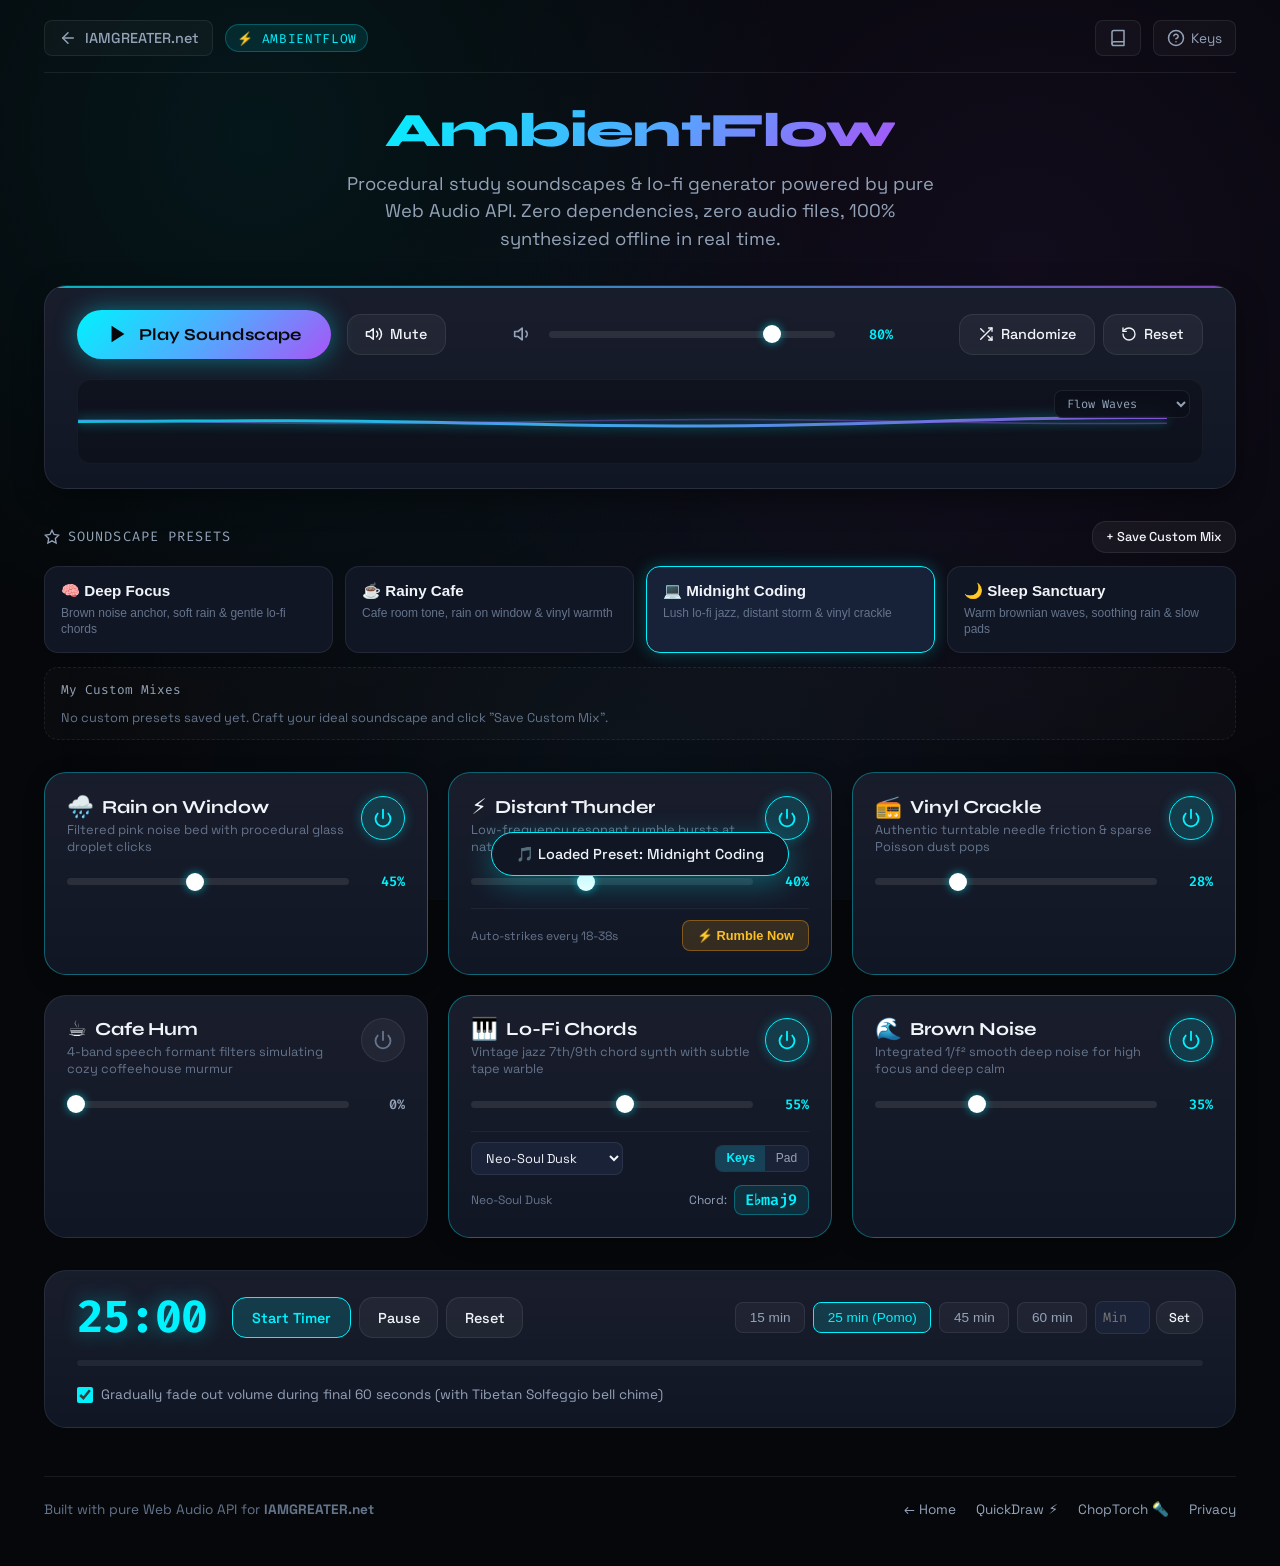
<file: ambient/index.html>
<!DOCTYPE html>
<html lang="en">
<head>
  <meta charset="UTF-8">
  <meta name="viewport" content="width=device-width, initial-scale=1.0">
  <title>AmbientFlow — Study Soundscapes & Lo-Fi Generator | IAMGREATER.net</title>
  <meta name="description" content="Pure Web Audio API procedural soundscape generator: Rain on Window, Distant Thunder, Vinyl Crackle, Cafe Hum, Lo-Fi Chords, and Brown Noise. 100% offline, zero-dependency.">
  <meta name="theme-color" content="#06070a">

  <!-- Favicon -->
  <link rel="icon" type="image/svg+xml" href="data:image/svg+xml,<svg xmlns='http://www.w3.org/2000/svg' viewBox='0 0 100 100'><text y='.9em' font-size='90'>🌊</text></svg>">

  <!-- Typography & Fonts -->
  <link rel="preconnect" href="https://fonts.googleapis.com">
  <link rel="preconnect" href="https://fonts.gstatic.com" crossorigin>
  <link href="https://fonts.googleapis.com/css2?family=Fira+Code:wght@400;500;600&family=Space+Grotesk:wght@300;400;500;600;700&family=Syne:wght@700;800&family=Comic+Neue:wght@400;700&display=swap" rel="stylesheet">

  <!-- App Stylesheet -->
  <link rel="stylesheet" href="styles.css">
</head>
<body>
  <!-- Ambient background glow mesh -->
  <div class="bg-mesh-glow" aria-hidden="true"></div>

  <main class="app-container">
    <!-- Header Navigation -->
    <header class="header-nav">
      <div style="display: flex; align-items: center; gap: 0.75rem;">
        <a href="../index.html" class="nav-back-link" title="Return to IAMGREATER.net Home">
          <svg width="18" height="18" viewBox="0 0 24 24" fill="none" stroke="currentColor" stroke-width="2" stroke-linecap="round" stroke-linejoin="round">
            <line x1="19" y1="12" x2="5" y2="12"></line>
            <polyline points="12 19 5 12 12 5"></polyline>
          </svg>
          <span>IAMGREATER.net</span>
        </a>
        <span class="nav-brand-badge">⚡ AmbientFlow</span>
      </div>

      <div class="nav-actions">
        <!-- Dyslexia Font Toggle -->
        <button id="dyslexiaToggle" class="icon-btn" title="Toggle Dyslexia-Friendly Typography" aria-label="Toggle Dyslexia-Friendly Typography" aria-pressed="false">
          <svg width="18" height="18" viewBox="0 0 24 24" fill="none" stroke="currentColor" stroke-width="2" stroke-linecap="round" stroke-linejoin="round">
            <path d="M4 19.5A2.5 2.5 0 0 1 6.5 17H20"></path>
            <path d="M6.5 2H20v20H6.5A2.5 2.5 0 0 1 4 19.5v-15A2.5 2.5 0 0 1 6.5 2z"></path>
          </svg>
          <span style="display: none; @media(min-width: 600px){display:inline;}">Dyslexia Font</span>
        </button>

        <!-- Keyboard Shortcuts Help -->
        <button id="shortcutsBtn" class="icon-btn" title="Keyboard Shortcuts" aria-label="View Keyboard Shortcuts">
          <svg width="18" height="18" viewBox="0 0 24 24" fill="none" stroke="currentColor" stroke-width="2" stroke-linecap="round" stroke-linejoin="round">
            <circle cx="12" cy="12" r="10"></circle>
            <path d="M9.09 9a3 3 0 0 1 5.83 1c0 2-3 3-3 3"></path>
            <line x1="12" y1="17" x2="12.01" y2="17"></line>
          </svg>
          <span>Keys</span>
        </button>
      </div>
    </header>

    <!-- Hero Section -->
    <section class="hero-section">
      <h1 class="app-title">AmbientFlow</h1>
      <p class="app-subtitle">
        Procedural study soundscapes & lo-fi generator powered by pure Web Audio API. 
        Zero dependencies, zero audio files, 100% synthesized offline in real time.
      </p>
    </section>

    <!-- Master Control Banner -->
    <section class="master-card" aria-label="Master Controls">
      <div class="master-row">
        <!-- Play / Pause Group -->
        <div class="master-play-group">
          <button id="playAllBtn" class="btn-primary-glow" type="button" aria-label="Play or Pause Soundscape">
            <svg id="playAllIcon" width="22" height="22" viewBox="0 0 24 24" fill="currentColor">
              <path d="M5 3l14 9-14 9V3z"></path>
            </svg>
            <span id="playAllText">Play Soundscape</span>
          </button>

          <button id="muteBtn" class="btn-secondary" type="button" aria-label="Toggle Mute" aria-pressed="false">
            <svg width="18" height="18" viewBox="0 0 24 24" fill="none" stroke="currentColor" stroke-width="2" stroke-linecap="round" stroke-linejoin="round">
              <path d="M11 5L6 9H2v6h4l5 4V5z"></path>
              <path d="M19.07 4.93a10 10 0 0 1 0 14.14M15.54 8.46a5 5 0 0 1 0 7.07"></path>
            </svg>
            <span>Mute</span>
          </button>
        </div>

        <!-- Master Volume Slider -->
        <div class="master-volume-group">
          <span class="volume-icon" title="Master Volume">
            <svg width="20" height="20" viewBox="0 0 24 24" fill="none" stroke="currentColor" stroke-width="2" stroke-linecap="round" stroke-linejoin="round">
              <polygon points="11 5 6 9 2 9 2 15 6 15 11 19 11 5"></polygon>
              <path d="M15.54 8.46a5 5 0 0 1 0 7.07"></path>
            </svg>
          </span>
          <div class="master-slider-wrap">
            <input type="range" id="masterVolumeSlider" min="0" max="1" step="0.01" value="0.8" aria-label="Master Volume">
          </div>
          <span id="masterVolumeValue" class="slider-val-badge">80%</span>
        </div>

        <!-- Extra Quick Controls -->
        <div style="display: flex; gap: 0.5rem; align-items: center;">
          <button id="randomizeBtn" class="btn-secondary" type="button" title="Generate Harmonious Random Mix (R)">
            <svg width="16" height="16" viewBox="0 0 24 24" fill="none" stroke="currentColor" stroke-width="2" stroke-linecap="round" stroke-linejoin="round">
              <polyline points="16 3 21 3 21 8"></polyline>
              <line x1="4" y1="20" x2="21" y2="3"></line>
              <polyline points="21 16 21 21 16 21"></polyline>
              <line x1="15" y1="15" x2="21" y2="21"></line>
              <line x1="4" y1="4" x2="9" y2="9"></line>
            </svg>
            <span>Randomize</span>
          </button>

          <button id="resetBtn" class="btn-secondary" type="button" title="Reset All Levels">
            <svg width="16" height="16" viewBox="0 0 24 24" fill="none" stroke="currentColor" stroke-width="2" stroke-linecap="round" stroke-linejoin="round">
              <path d="M3 12a9 9 0 1 0 9-9 9.75 9.75 0 0 0-6.74 2.74L3 8"></path>
              <path d="M3 3v5h5"></path>
            </svg>
            <span>Reset</span>
          </button>
        </div>
      </div>

      <!-- Live Audio Visualizer Canvas -->
      <div class="visualizer-container">
        <canvas id="visualizerCanvas" class="visualizer-canvas"></canvas>
        <div class="visualizer-overlay">
          <select id="vizModeSelect" class="viz-select" aria-label="Visualizer Visual Style">
            <option value="flow">Flow Waves</option>
            <option value="bars">Neon Frequency</option>
            <option value="zen">Zen Particles</option>
          </select>
        </div>
      </div>
    </section>

    <!-- Presets Bar -->
    <section class="presets-section" aria-label="Curated Presets">
      <div class="presets-header">
        <span class="section-label">
          <svg width="16" height="16" viewBox="0 0 24 24" fill="none" stroke="currentColor" stroke-width="2">
            <polygon points="12 2 15.09 8.26 22 9.27 17 14.14 18.18 21.02 12 17.77 5.82 21.02 7 14.14 2 9.27 8.91 8.26 12 2"></polygon>
          </svg>
          Soundscape Presets
        </span>
        <button id="savePresetBtn" class="btn-secondary" style="font-size: 0.8rem; padding: 0.4rem 0.8rem;" type="button">
          + Save Custom Mix
        </button>
      </div>

      <div class="presets-grid">
        <button type="button" class="preset-btn" data-preset="deepFocus">
          <span class="preset-name">🧠 Deep Focus</span>
          <span class="preset-desc">Brown noise anchor, soft rain & gentle lo-fi chords</span>
        </button>
        <button type="button" class="preset-btn" data-preset="rainyCafe">
          <span class="preset-name">☕ Rainy Cafe</span>
          <span class="preset-desc">Cafe room tone, rain on window & vinyl warmth</span>
        </button>
        <button type="button" class="preset-btn active" data-preset="midnightCoding">
          <span class="preset-name">💻 Midnight Coding</span>
          <span class="preset-desc">Lush lo-fi jazz, distant storm & vinyl crackle</span>
        </button>
        <button type="button" class="preset-btn" data-preset="sleepSanctuary">
          <span class="preset-name">🌙 Sleep Sanctuary</span>
          <span class="preset-desc">Warm brownian waves, soothing rain & slow pads</span>
        </button>
      </div>

      <!-- Custom Saved Presets -->
      <div class="custom-presets-wrapper">
        <div class="custom-presets-header">
          <span style="font-size: 0.8rem; font-family: var(--font-mono); color: var(--text-dim);">My Custom Mixes</span>
        </div>
        <div id="customPresetsList" class="custom-presets-list">
          <span class="empty-hint">No custom presets saved yet. Craft your ideal soundscape and click "Save Custom Mix".</span>
        </div>
      </div>
    </section>

    <!-- Main Soundscape Engines Grid (6 Tracks) -->
    <section class="tracks-section" aria-label="Soundscape Generators">
      <div class="tracks-grid">

        <!-- 1. Rain on Window -->
        <article class="track-card" data-track="rain">
          <div class="track-card-header">
            <div class="track-info">
              <div class="track-title-wrap">
                <span class="track-icon">🌧️</span>
                <h3 class="track-name">Rain on Window</h3>
              </div>
              <p class="track-desc">Filtered pink noise bed with procedural glass droplet clicks</p>
            </div>
            <button class="track-toggle-btn" type="button" title="Toggle Rain" aria-label="Toggle Rain on Window" aria-pressed="false">
              <svg width="20" height="20" viewBox="0 0 24 24" fill="none" stroke="currentColor" stroke-width="2.2" stroke-linecap="round" stroke-linejoin="round">
                <path d="M18.36 6.64a9 9 0 1 1-12.73 0"></path>
                <line x1="12" y1="2" x2="12" y2="12"></line>
              </svg>
            </button>
          </div>

          <div class="track-slider-row">
            <input type="range" class="track-slider" min="0" max="1" step="0.01" value="0.5" aria-label="Rain volume">
            <span class="track-val">50%</span>
          </div>
        </article>

        <!-- 2. Distant Thunder -->
        <article class="track-card" data-track="thunder">
          <div class="track-card-header">
            <div class="track-info">
              <div class="track-title-wrap">
                <span class="track-icon">⚡</span>
                <h3 class="track-name">Distant Thunder</h3>
              </div>
              <p class="track-desc">Low-frequency resonant rumble bursts at natural intervals</p>
            </div>
            <button class="track-toggle-btn" type="button" title="Toggle Thunder" aria-label="Toggle Distant Thunder" aria-pressed="false">
              <svg width="20" height="20" viewBox="0 0 24 24" fill="none" stroke="currentColor" stroke-width="2.2" stroke-linecap="round" stroke-linejoin="round">
                <path d="M18.36 6.64a9 9 0 1 1-12.73 0"></path>
                <line x1="12" y1="2" x2="12" y2="12"></line>
              </svg>
            </button>
          </div>

          <div class="track-slider-row">
            <input type="range" class="track-slider" min="0" max="1" step="0.01" value="0.4" aria-label="Thunder volume">
            <span class="track-val">40%</span>
          </div>

          <div class="track-extra-controls">
            <span style="font-size: 0.75rem; color: var(--text-muted);">Auto-strikes every 18-38s</span>
            <button id="thunderTriggerBtn" class="trigger-rumble-btn" type="button" title="Trigger a Thunder Strike Now (T)">
              <span>⚡ Rumble Now</span>
            </button>
          </div>
        </article>

        <!-- 3. Vinyl Crackle -->
        <article class="track-card" data-track="vinyl">
          <div class="track-card-header">
            <div class="track-info">
              <div class="track-title-wrap">
                <span class="track-icon">📻</span>
                <h3 class="track-name">Vinyl Crackle</h3>
              </div>
              <p class="track-desc">Authentic turntable needle friction & sparse Poisson dust pops</p>
            </div>
            <button class="track-toggle-btn" type="button" title="Toggle Vinyl Crackle" aria-label="Toggle Vinyl Crackle" aria-pressed="false">
              <svg width="20" height="20" viewBox="0 0 24 24" fill="none" stroke="currentColor" stroke-width="2.2" stroke-linecap="round" stroke-linejoin="round">
                <path d="M18.36 6.64a9 9 0 1 1-12.73 0"></path>
                <line x1="12" y1="2" x2="12" y2="12"></line>
              </svg>
            </button>
          </div>

          <div class="track-slider-row">
            <input type="range" class="track-slider" min="0" max="1" step="0.01" value="0.35" aria-label="Vinyl volume">
            <span class="track-val">35%</span>
          </div>
        </article>

        <!-- 4. Cafe Hum / White Noise -->
        <article class="track-card" data-track="cafe">
          <div class="track-card-header">
            <div class="track-info">
              <div class="track-title-wrap">
                <span class="track-icon">☕</span>
                <h3 class="track-name">Cafe Hum</h3>
              </div>
              <p class="track-desc">4-band speech formant filters simulating cozy coffeehouse murmur</p>
            </div>
            <button class="track-toggle-btn" type="button" title="Toggle Cafe Hum" aria-label="Toggle Cafe Hum" aria-pressed="false">
              <svg width="20" height="20" viewBox="0 0 24 24" fill="none" stroke="currentColor" stroke-width="2.2" stroke-linecap="round" stroke-linejoin="round">
                <path d="M18.36 6.64a9 9 0 1 1-12.73 0"></path>
                <line x1="12" y1="2" x2="12" y2="12"></line>
              </svg>
            </button>
          </div>

          <div class="track-slider-row">
            <input type="range" class="track-slider" min="0" max="1" step="0.01" value="0.3" aria-label="Cafe volume">
            <span class="track-val">30%</span>
          </div>
        </article>

        <!-- 5. Lo-Fi Chords Generator -->
        <article class="track-card" data-track="lofi">
          <div class="track-card-header">
            <div class="track-info">
              <div class="track-title-wrap">
                <span class="track-icon">🎹</span>
                <h3 class="track-name">Lo-Fi Chords</h3>
              </div>
              <p class="track-desc">Vintage jazz 7th/9th chord synth with subtle tape warble</p>
            </div>
            <button class="track-toggle-btn" type="button" title="Toggle Lo-Fi Chords" aria-label="Toggle Lo-Fi Chords" aria-pressed="false">
              <svg width="20" height="20" viewBox="0 0 24 24" fill="none" stroke="currentColor" stroke-width="2.2" stroke-linecap="round" stroke-linejoin="round">
                <path d="M18.36 6.64a9 9 0 1 1-12.73 0"></path>
                <line x1="12" y1="2" x2="12" y2="12"></line>
              </svg>
            </button>
          </div>

          <div class="track-slider-row">
            <input type="range" class="track-slider" min="0" max="1" step="0.01" value="0.5" aria-label="Lo-Fi Chords volume">
            <span class="track-val">50%</span>
          </div>

          <!-- Chord Progression Selector & Mode Toggle -->
          <div class="track-extra-controls">
            <div class="lofi-controls-row">
              <select id="lofiProgSelect" class="lofi-select" aria-label="Lo-Fi Chord Progression">
                <option value="neoSoul">Neo-Soul Dusk</option>
                <option value="rainyTokyo">Rainy Tokyo</option>
                <option value="midnightCode">Midnight Terminal</option>
                <option value="sleepSanctuary">Deep Slumber</option>
              </select>

              <div class="mode-toggle-group">
                <button type="button" id="lofiModeKeys" class="mode-toggle-btn active" title="Vintage Electric Piano Strum">Keys</button>
                <button type="button" id="lofiModePad" class="mode-toggle-btn" title="Warm Sustained Pad Drone">Pad</button>
              </div>
            </div>

            <!-- Current Playing Chord Badge -->
            <div class="chord-status-row">
              <span id="chordProgName" style="font-size: 0.75rem; color: var(--text-muted);">Neo-Soul Dusk</span>
              <div style="display: flex; align-items: center; gap: 0.4rem;">
                <span style="font-size: 0.75rem; color: var(--text-dim);">Chord:</span>
                <span id="currentChordBadge" class="chord-badge">E♭maj9</span>
              </div>
            </div>
          </div>
        </article>

        <!-- 6. Brown Noise -->
        <article class="track-card" data-track="brown">
          <div class="track-card-header">
            <div class="track-info">
              <div class="track-title-wrap">
                <span class="track-icon">🌊</span>
                <h3 class="track-name">Brown Noise</h3>
              </div>
              <p class="track-desc">Integrated 1/f² smooth deep noise for high focus and deep calm</p>
            </div>
            <button class="track-toggle-btn" type="button" title="Toggle Brown Noise" aria-label="Toggle Brown Noise" aria-pressed="false">
              <svg width="20" height="20" viewBox="0 0 24 24" fill="none" stroke="currentColor" stroke-width="2.2" stroke-linecap="round" stroke-linejoin="round">
                <path d="M18.36 6.64a9 9 0 1 1-12.73 0"></path>
                <line x1="12" y1="2" x2="12" y2="12"></line>
              </svg>
            </button>
          </div>

          <div class="track-slider-row">
            <input type="range" class="track-slider" min="0" max="1" step="0.01" value="0.6" aria-label="Brown noise volume">
            <span class="track-val">60%</span>
          </div>
        </article>

      </div>
    </section>

    <!-- Pomodoro & Sleep Timer -->
    <section class="timer-card" aria-label="Study Pomodoro & Sleep Timer">
      <div class="timer-row">
        <!-- Digital Timer & Control Buttons -->
        <div class="timer-left">
          <div id="timerDisplay" class="timer-display" aria-live="polite">25:00</div>
          <div class="timer-actions">
            <button id="timerStartBtn" class="timer-btn-primary" type="button">
              <span>Start Timer</span>
            </button>
            <button id="timerPauseBtn" class="btn-secondary" type="button">
              <span>Pause</span>
            </button>
            <button id="timerResetBtn" class="btn-secondary" type="button">
              <span>Reset</span>
            </button>
          </div>
        </div>

        <!-- Presets and Custom Input -->
        <div class="timer-presets-group">
          <button type="button" class="timer-preset-btn" data-minutes="15">15 min</button>
          <button type="button" class="timer-preset-btn active" data-minutes="25">25 min (Pomo)</button>
          <button type="button" class="timer-preset-btn" data-minutes="45">45 min</button>
          <button type="button" class="timer-preset-btn" data-minutes="60">60 min</button>

          <div class="custom-timer-group">
            <input type="number" id="customMinutesInput" class="custom-timer-input" min="1" max="360" placeholder="Min" aria-label="Custom minutes">
            <button id="setCustomTimerBtn" class="btn-secondary" style="padding: 0.45rem 0.75rem; font-size: 0.8rem;" type="button">Set</button>
          </div>
        </div>
      </div>

      <!-- Linear Progress Bar -->
      <div class="timer-progress-wrap">
        <div id="timerProgress" class="timer-progress-fill"></div>
      </div>

      <!-- Fade-Out Option -->
      <div class="timer-option-row">
        <label style="display: flex; align-items: center; gap: 0.5rem; cursor: pointer;">
          <input type="checkbox" id="timerFadeCheck" class="checkbox-custom" checked>
          <span>Gradually fade out volume during final 60 seconds (with Tibetan Solfeggio bell chime)</span>
        </label>
      </div>
    </section>

    <!-- Footer -->
    <footer class="app-footer">
      <div>
        <span>Built with pure Web Audio API for <strong>IAMGREATER.net</strong></span>
      </div>
      <div class="footer-links">
        <a href="../index.html" class="footer-link">← Home</a>
        <a href="../quickdraw.html" class="footer-link">QuickDraw ⚡</a>
        <a href="../choptorch.html" class="footer-link">ChopTorch 🔦</a>
        <a href="../privacy.html" class="footer-link">Privacy</a>
      </div>
    </footer>
  </main>

  <!-- Save Custom Preset Modal -->
  <div id="savePresetModal" class="modal-overlay" role="dialog" aria-modal="true" aria-labelledby="modalTitle">
    <div class="modal-box">
      <div class="modal-header">
        <h3 id="modalTitle" class="modal-title">Save Custom Preset</h3>
        <button id="cancelSavePresetBtn" class="modal-close-btn" aria-label="Close dialog">&times;</button>
      </div>
      <p style="font-size: 0.88rem; color: var(--text-dim);">Give your unique ambient mix a name to recall it anytime:</p>
      <input type="text" id="presetNameInput" class="modal-input" placeholder="e.g., Cozy Cabin Storm" maxlength="32">
      <div class="modal-footer">
        <button type="button" class="btn-secondary" onclick="document.getElementById('savePresetModal').classList.remove('open')">Cancel</button>
        <button type="button" id="confirmSavePresetBtn" class="btn-primary-glow" style="padding: 0.6rem 1.4rem; font-size: 0.95rem;">Save Mix</button>
      </div>
    </div>
  </div>

  <!-- Keyboard Shortcuts Modal -->
  <div id="shortcutsModal" class="modal-overlay" role="dialog" aria-modal="true" aria-labelledby="shortcutsTitle">
    <div class="modal-box">
      <div class="modal-header">
        <h3 id="shortcutsTitle" class="modal-title">⚡ Keyboard Shortcuts</h3>
        <button id="closeShortcutsBtn" class="modal-close-btn" aria-label="Close dialog">&times;</button>
      </div>
      <table class="shortcuts-table">
        <tbody>
          <tr>
            <td><span class="shortcut-kbd">Space</span></td>
            <td>Play / Pause All Soundscapes</td>
          </tr>
          <tr>
            <td><span class="shortcut-kbd">M</span></td>
            <td>Toggle Master Mute</td>
          </tr>
          <tr>
            <td><span class="shortcut-kbd">R</span></td>
            <td>Randomize Balanced Mix</td>
          </tr>
          <tr>
            <td><span class="shortcut-kbd">T</span></td>
            <td>Trigger Distant Thunder Strike</td>
          </tr>
          <tr>
            <td><span class="shortcut-kbd">1 - 6</span></td>
            <td>Toggle Individual Tracks (1: Rain, 2: Thunder, 3: Vinyl, 4: Cafe, 5: Lo-Fi, 6: Brown)</td>
          </tr>
          <tr>
            <td><span class="shortcut-kbd">?</span></td>
            <td>Toggle This Shortcuts Cheat Sheet</td>
          </tr>
          <tr>
            <td><span class="shortcut-kbd">Esc</span></td>
            <td>Close Active Dialogs / Modals</td>
          </tr>
        </tbody>
      </table>
      <div class="modal-footer">
        <button type="button" class="btn-secondary" onclick="document.getElementById('shortcutsModal').classList.remove('open')">Got it</button>
      </div>
    </div>
  </div>

  <!-- Audio Engine & App Scripts -->
  <script src="audio-engine.js"></script>
  <script src="app.js"></script>
</body>
</html>
</file>
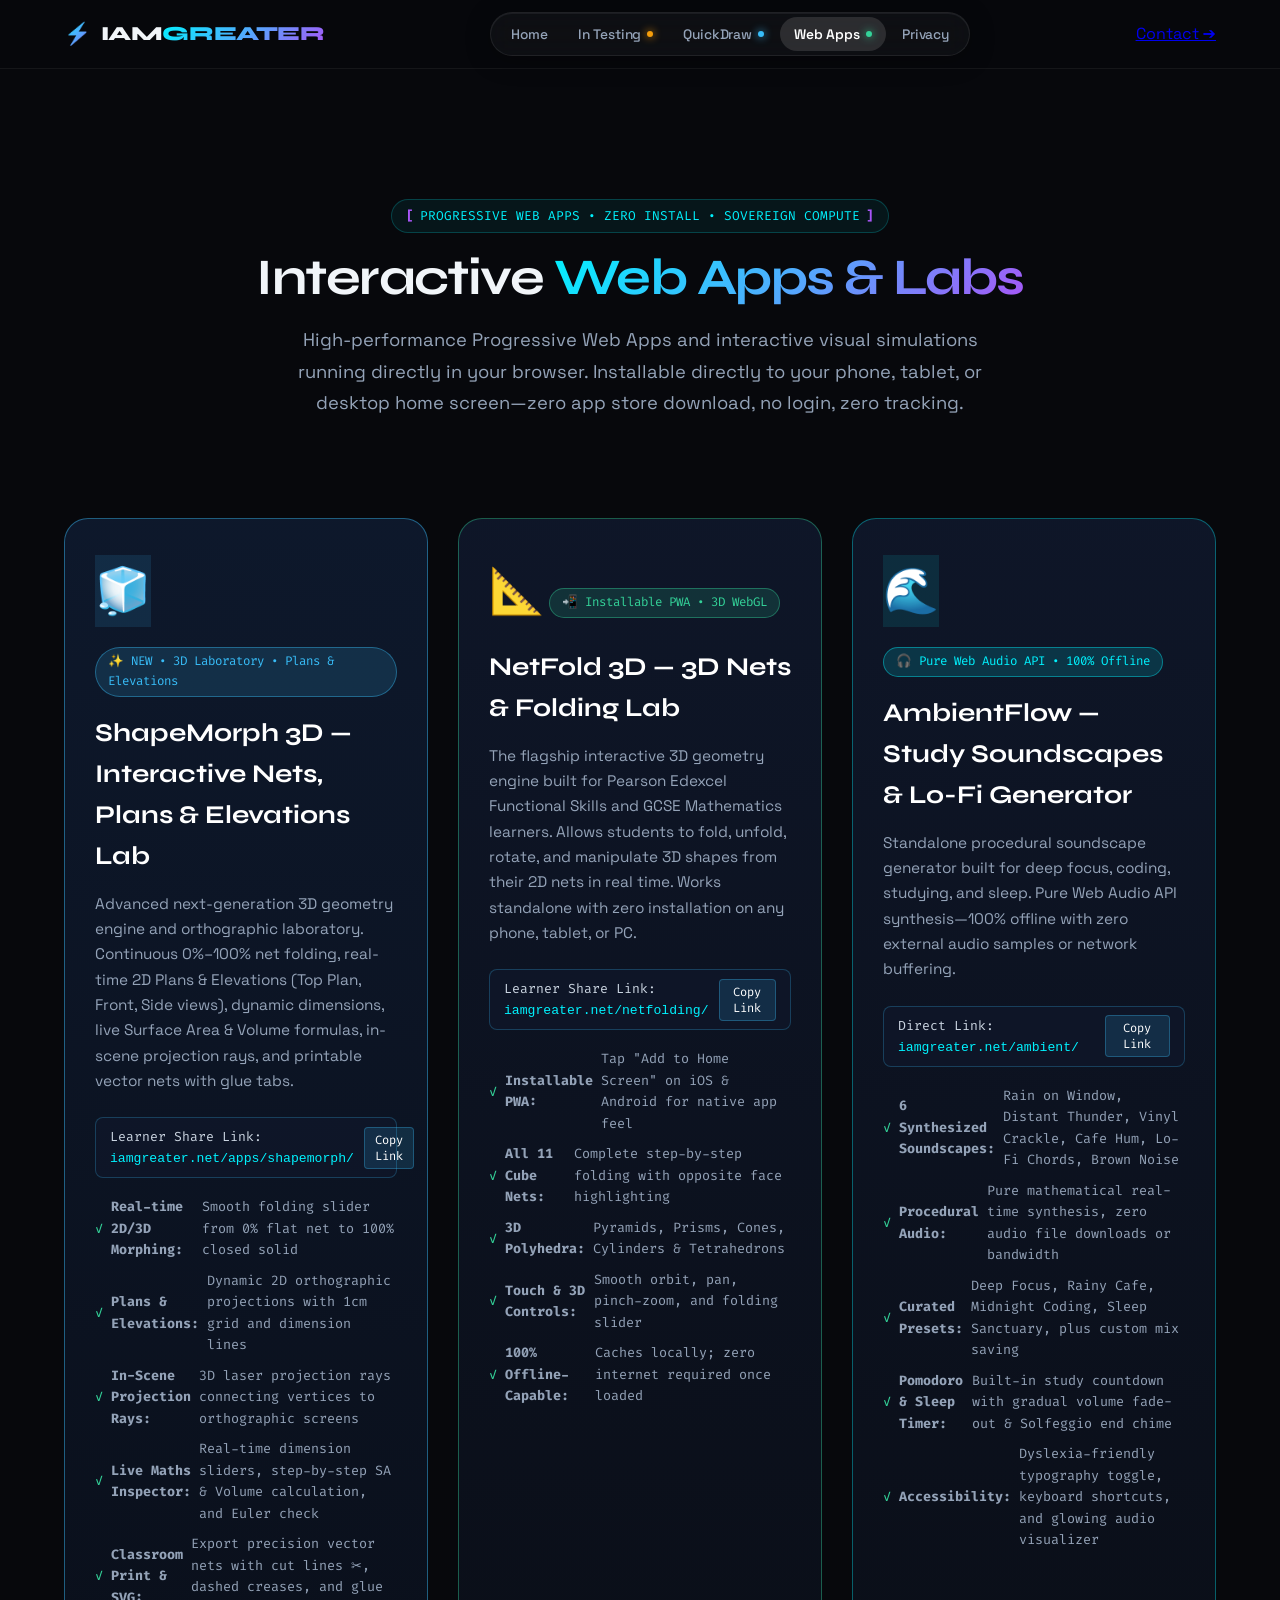
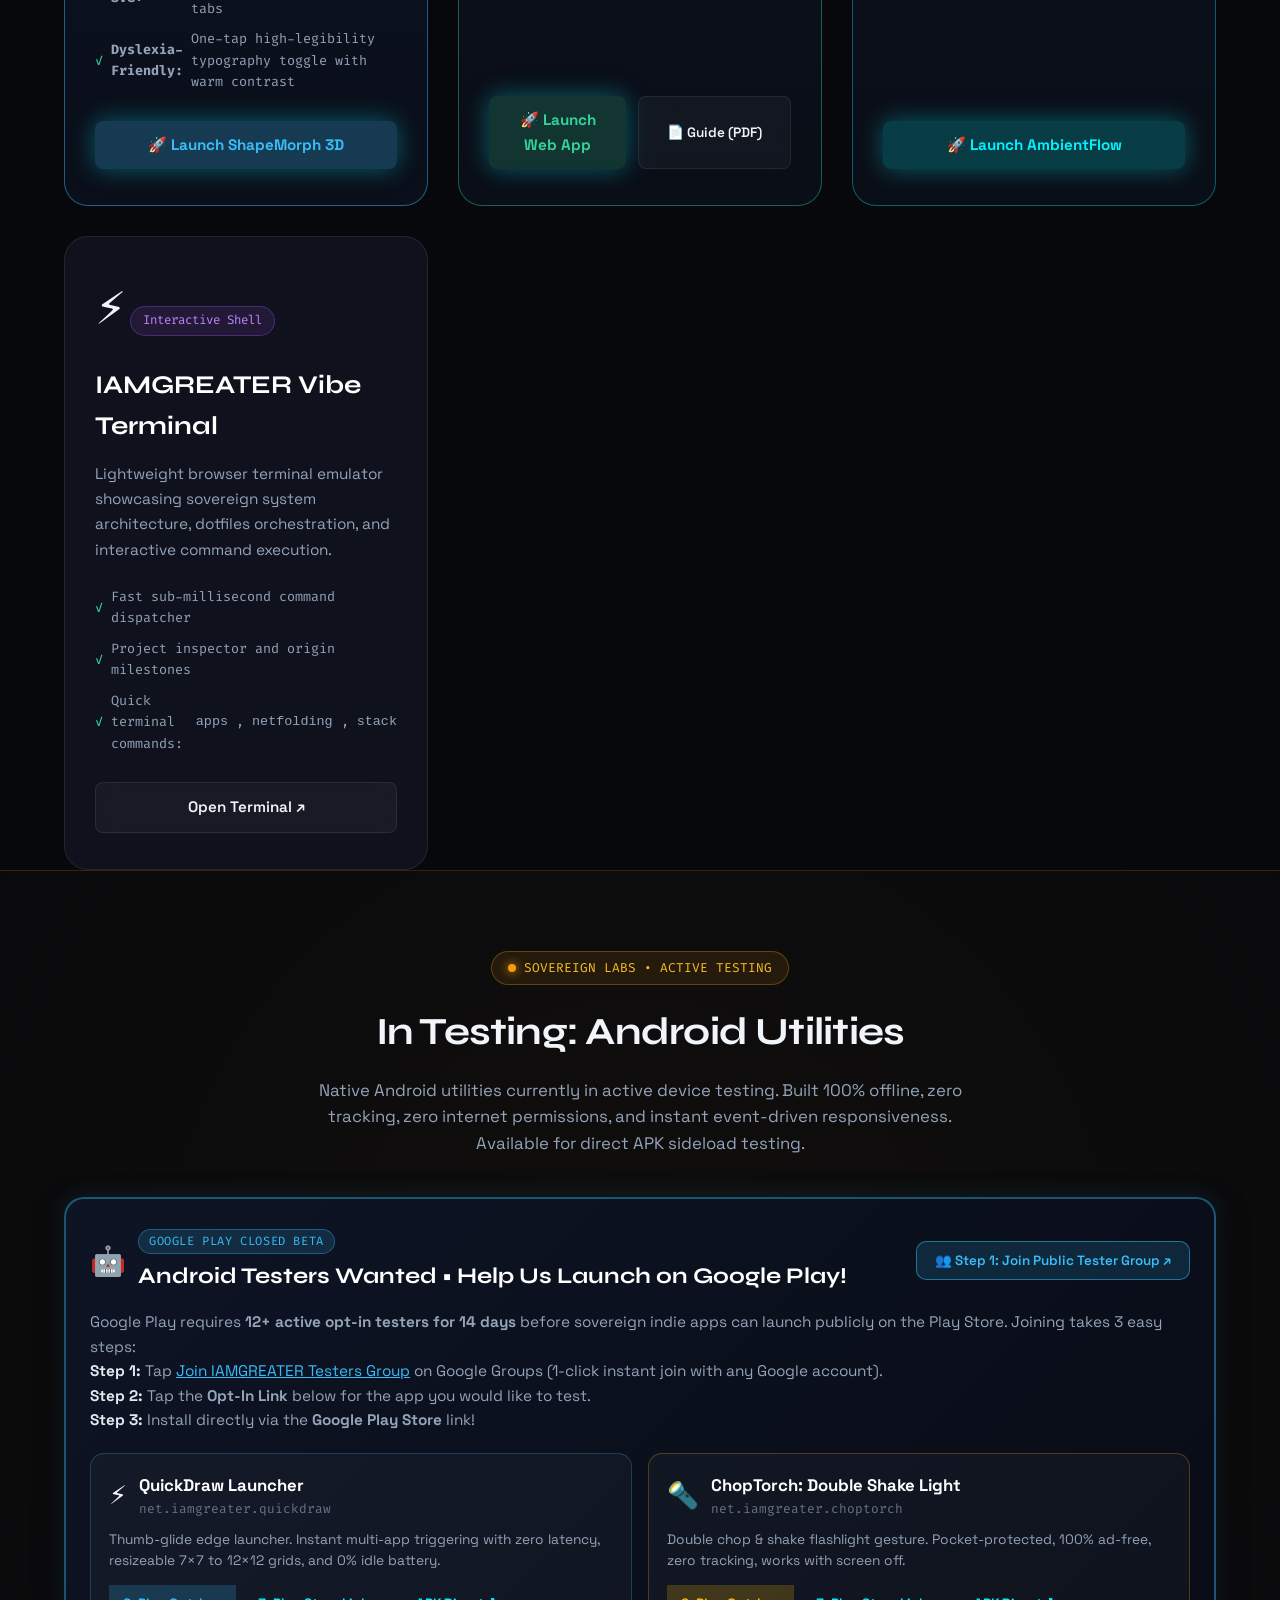
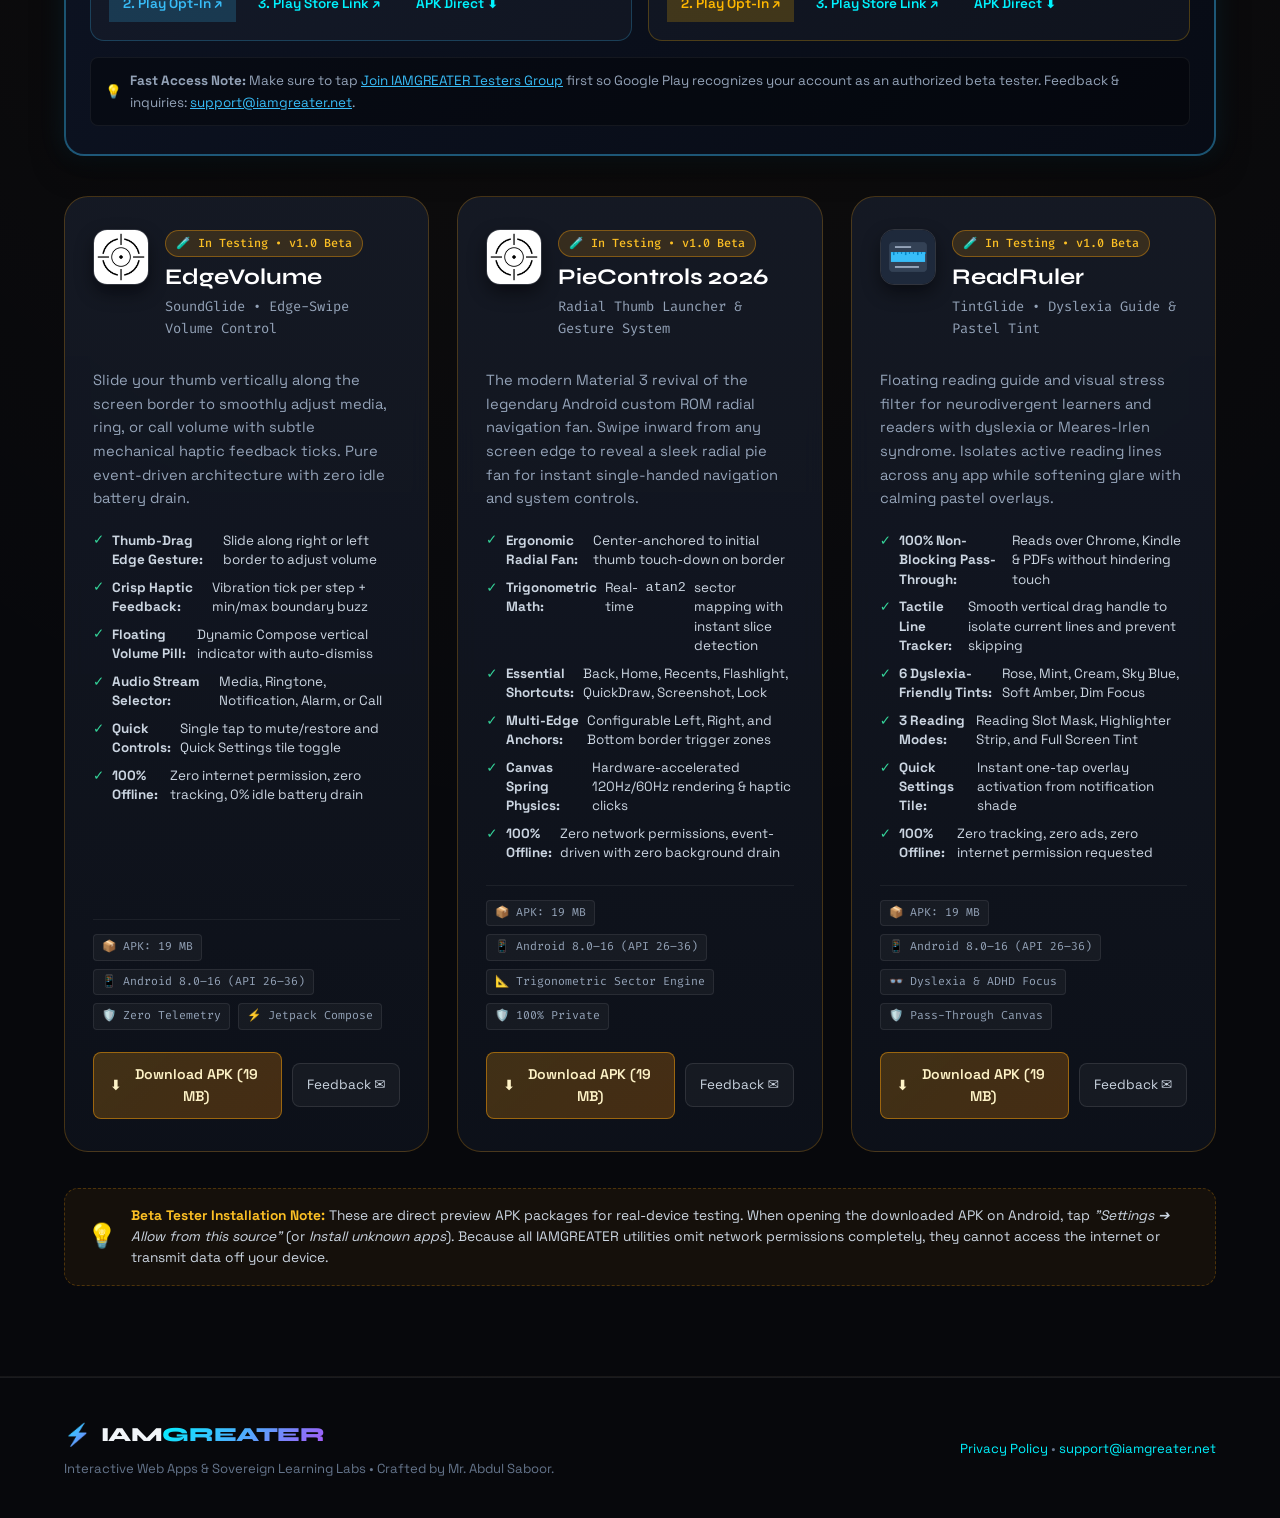
<file: apps/index.html>
<!DOCTYPE html>
<html lang="en">
<head>
  <meta charset="UTF-8">
  <meta name="viewport" content="width=device-width, initial-scale=1.0">
  <title>Interactive Web Apps & Learning Labs | IAMGREATER</title>
  <meta name="description" content="Free, zero-install Progressive Web Apps (PWAs) and interactive educational tools by IAMGREATER. 3D Maths net folding visualizers, functional skills tools, and browser utilities.">
  <link rel="preconnect" href="https://fonts.googleapis.com">
  <link rel="preconnect" href="https://fonts.gstatic.com" crossorigin>
  <link href="https://fonts.googleapis.com/css2?family=Fira+Code:wght@400;500;600&family=Space+Grotesk:wght@300;400;500;600;700&family=Syne:wght@700;800&display=swap" rel="stylesheet">
  <link rel="stylesheet" href="../styles.css">
  <link rel="icon" type="image/svg+xml" href="data:image/svg+xml,<svg xmlns='http://www.w3.org/2000/svg' viewBox='0 0 100 100'><text y='.9em' font-size='90'>🚀</text></svg>">
  <style>
    .apps-hero {
      padding: 130px 0 60px;
      text-align: center;
      position: relative;
    }
    .apps-grid {
      display: grid;
      grid-template-columns: repeat(auto-fit, minmax(340px, 1fr));
      gap: 30px;
      margin-top: 40px;
    }
    .app-card {
      background: var(--bg-card);
      border: 1px solid var(--border-color);
      border-radius: var(--radius-lg);
      padding: 36px 30px;
      position: relative;
      overflow: hidden;
      display: flex;
      flex-direction: column;
      justify-content: space-between;
      transition: all var(--transition-normal);
    }
    .app-card:hover {
      border-color: var(--border-hover);
      transform: translateY(-6px);
      box-shadow: 0 20px 40px rgba(0, 0, 0, 0.6), 0 0 30px rgba(56, 189, 248, 0.15);
    }
    .app-card.featured {
      border-color: rgba(52, 211, 153, 0.4);
      background: linear-gradient(180deg, rgba(15, 23, 42, 0.95) 0%, rgba(10, 14, 23, 0.98) 100%);
    }
    .app-card.featured:hover {
      border-color: rgba(52, 211, 153, 0.8);
      box-shadow: 0 20px 40px rgba(0, 0, 0, 0.6), 0 0 35px rgba(52, 211, 153, 0.25);
    }
    .app-icon-wrap {
      font-size: 2.8rem;
      margin-bottom: 20px;
      display: inline-block;
    }
    .app-badge {
      font-family: var(--font-mono);
      font-size: 0.78rem;
      padding: 4px 12px;
      border-radius: 999px;
      background: rgba(56, 189, 248, 0.12);
      border: 1px solid rgba(56, 189, 248, 0.3);
      color: var(--accent-cyan);
      display: inline-block;
      margin-bottom: 16px;
    }
    .app-badge.pwa {
      background: rgba(52, 211, 153, 0.15);
      border-color: rgba(52, 211, 153, 0.4);
      color: #34d399;
    }
    .app-title {
      font-family: var(--font-heading);
      font-size: 1.6rem;
      font-weight: 700;
      color: #fff;
      margin-bottom: 14px;
    }
    .app-desc {
      color: var(--text-secondary);
      font-size: 0.96rem;
      line-height: 1.65;
      margin-bottom: 24px;
      flex-grow: 1;
    }
    .app-features {
      list-style: none;
      padding: 0;
      margin: 0 0 28px 0;
      display: flex;
      flex-direction: column;
      gap: 9px;
    }
    .app-features li {
      font-family: var(--font-mono);
      font-size: 0.84rem;
      color: #94a3b8;
      display: flex;
      align-items: center;
      gap: 8px;
    }
    .app-features li span {
      color: #34d399;
    }
    .app-actions {
      display: flex;
      gap: 12px;
      flex-wrap: wrap;
    }
    .share-pill {
      background: rgba(15, 23, 42, 0.8);
      border: 1px solid rgba(56, 189, 248, 0.25);
      padding: 8px 14px;
      border-radius: var(--radius-sm);
      display: flex;
      align-items: center;
      justify-content: space-between;
      gap: 10px;
      margin-bottom: 18px;
      font-family: var(--font-mono);
      font-size: 0.82rem;
      color: #cbd5e1;
    }
    .share-pill code {
      color: var(--accent-cyan);
    }
    .btn-copy {
      background: rgba(56, 189, 248, 0.15);
      border: 1px solid rgba(56, 189, 248, 0.3);
      color: #fff;
      padding: 4px 10px;
      border-radius: 4px;
      cursor: pointer;
      font-size: 0.75rem;
      font-family: var(--font-mono);
      transition: all 0.2s ease;
    }
    .btn-copy:hover {
      background: rgba(56, 189, 248, 0.3);
      color: var(--accent-cyan);
    }
    .toast-notice {
      position: fixed;
      bottom: 24px;
      right: 24px;
      background: #10b981;
      color: #fff;
      padding: 12px 20px;
      border-radius: 8px;
      font-family: var(--font-mono);
      font-size: 0.85rem;
      font-weight: 600;
      box-shadow: 0 10px 25px rgba(0,0,0,0.5);
      opacity: 0;
      transform: translateY(10px);
      transition: all 0.25s ease;
      pointer-events: none;
      z-index: 9999;
    }
    .toast-notice.show {
      opacity: 1;
      transform: translateY(0);
    }
  </style>
</head>
<body class="dark-theme">

  <!-- Background Animated Mesh -->
  <div class="mesh-bg"></div>
  <div class="grid-overlay"></div>

  <!-- Header -->
  <header class="navbar">
    <div class="container nav-content">
      <a href="../index.html" class="brand">
        <span class="brand-glyph">⚡</span>
        <span class="brand-text">IAM<span class="brand-accent">GREATER</span></span>
      </a>

      <nav class="nav-links" id="navLinks">
        <a href="../index.html">Home</a>
        <a href="#testing">In Testing <span class="nav-dot amber"></span></a>
        <a href="../quickdraw.html">QuickDraw <span class="nav-dot cyan"></span></a>
        <a href="index.html" class="active">Web Apps <span class="nav-dot emerald"></span></a>
        <a href="../privacy.html">Privacy</a>
        <a href="../index.html#connect" class="nav-extra-link nav-contact-mobile">Contact ➔</a>
      </nav>

      <div class="nav-right">
        <a href="../index.html#connect" class="btn-nav-connect">Contact ➔</a>
        <button class="nav-toggle" id="navToggle" aria-label="Toggle Navigation">
          <span></span><span></span><span></span>
        </button>
      </div>
    </div>
  </header>

  <!-- Apps Hero -->
  <section class="apps-hero">
    <div class="container">
      <div class="hero-tag" style="justify-content: center; margin-bottom: 16px;">
        <span class="cyber-bracket">[</span>
        <span class="tag-label">PROGRESSIVE WEB APPS • ZERO INSTALL • SOVEREIGN COMPUTE</span>
        <span class="cyber-bracket">]</span>
      </div>

      <h1 class="hero-heading" style="font-size: 3.2rem; margin-bottom: 16px;">
        Interactive <span class="gradient-text">Web Apps & Labs</span>
      </h1>
      <p style="font-size: 1.15rem; color: var(--text-secondary); max-width: 720px; margin: 0 auto; line-height: 1.7;">
        High-performance Progressive Web Apps and interactive visual simulations running directly in your browser. Installable directly to your phone, tablet, or desktop home screen—zero app store download, no login, zero tracking.
      </p>
    </div>
  </section>

  <!-- Apps Catalog -->
  <section class="section" style="padding-top: 0;">
    <div class="container">
      <div class="apps-grid">

        <!-- Featured App: ShapeMorph 3D -->
        <article class="app-card featured" style="border-color: rgba(56, 189, 248, 0.45); background: linear-gradient(180deg, rgba(14, 25, 45, 0.96) 0%, rgba(10, 15, 26, 0.98) 100%);">
          <div>
            <div class="app-icon-wrap" style="background: rgba(56, 189, 248, 0.12); border-color: rgba(56, 189, 248, 0.35); color: #38bdf8;">🧊</div>
            <span class="app-badge pwa" style="background: rgba(56, 189, 248, 0.15); border-color: rgba(56, 189, 248, 0.4); color: #38bdf8;">✨ NEW • 3D Laboratory • Plans &amp; Elevations</span>
            <h2 class="app-title">ShapeMorph 3D — Interactive Nets, Plans &amp; Elevations Lab</h2>
            <p class="app-desc">
              Advanced next-generation 3D geometry engine and orthographic laboratory. Continuous 0%–100% net folding, real-time 2D Plans &amp; Elevations (Top Plan, Front, Side views), dynamic dimensions, live Surface Area &amp; Volume formulas, in-scene projection rays, and printable vector nets with glue tabs.
            </p>
            
            <div class="share-pill">
              <span>Learner Share Link: <code>iamgreater.net/apps/shapemorph/</code></span>
              <button class="btn-copy" onclick="copyLink('https://iamgreater.net/apps/shapemorph/')">Copy Link</button>
            </div>

            <ul class="app-features">
              <li><span>✓</span> <strong>Real-time 2D/3D Morphing:</strong> Smooth folding slider from 0% flat net to 100% closed solid</li>
              <li><span>✓</span> <strong>Plans &amp; Elevations:</strong> Dynamic 2D orthographic projections with 1cm grid and dimension lines</li>
              <li><span>✓</span> <strong>In-Scene Projection Rays:</strong> 3D laser projection rays connecting vertices to orthographic screens</li>
              <li><span>✓</span> <strong>Live Maths Inspector:</strong> Real-time dimension sliders, step-by-step SA &amp; Volume calculation, and Euler check</li>
              <li><span>✓</span> <strong>Classroom Print &amp; SVG:</strong> Export precision vector nets with cut lines ✂, dashed creases, and glue tabs</li>
              <li><span>✓</span> <strong>Dyslexia-Friendly:</strong> One-tap high-legibility typography toggle with warm contrast</li>
            </ul>
          </div>
          <div class="app-actions">
            <a href="shapemorph/" class="btn btn-cyber" style="flex: 1; text-align: center; background: rgba(56, 189, 248, 0.25); border-color: rgba(56, 189, 248, 0.6); color: #38bdf8;">🚀 Launch ShapeMorph 3D</a>
          </div>
        </article>

        <!-- App 1: NetFold 3D -->
        <article class="app-card featured">
          <div>
            <div class="app-icon-wrap">📐</div>
            <span class="app-badge pwa">📲 Installable PWA • 3D WebGL</span>
            <h2 class="app-title">NetFold 3D — 3D Nets & Folding Lab</h2>
            <p class="app-desc">
              The flagship interactive 3D geometry engine built for Pearson Edexcel Functional Skills and GCSE Mathematics learners. Allows students to fold, unfold, rotate, and manipulate 3D shapes from their 2D nets in real time. Works standalone with zero installation on any phone, tablet, or PC.
            </p>
            
            <div class="share-pill">
              <span>Learner Share Link: <code>iamgreater.net/netfolding/</code></span>
              <button class="btn-copy" onclick="copyLink('https://iamgreater.net/netfolding/')">Copy Link</button>
            </div>

            <ul class="app-features">
              <li><span>✓</span> <strong>Installable PWA:</strong> Tap "Add to Home Screen" on iOS & Android for native app feel</li>
              <li><span>✓</span> <strong>All 11 Cube Nets:</strong> Complete step-by-step folding with opposite face highlighting</li>
              <li><span>✓</span> <strong>3D Polyhedra:</strong> Pyramids, Prisms, Cones, Cylinders & Tetrahedrons</li>
              <li><span>✓</span> <strong>Touch & 3D Controls:</strong> Smooth orbit, pan, pinch-zoom, and folding slider</li>
              <li><span>✓</span> <strong>100% Offline-Capable:</strong> Caches locally; zero internet required once loaded</li>
            </ul>
          </div>
          <div class="app-actions">
            <a href="../netfolding/" class="btn btn-cyber" style="flex: 1; text-align: center; background: rgba(52, 211, 153, 0.2); border-color: rgba(52, 211, 153, 0.6); color: #34d399;">🚀 Launch Web App</a>
            <a href="../netfolding/USER_GUIDE.pdf" target="_blank" class="btn btn-glass" style="font-size: 0.85rem;">📄 Guide (PDF)</a>
          </div>
        </article>

        <!-- App 2: AmbientFlow Soundscape Generator -->
        <article class="app-card featured" style="border-color: rgba(0, 242, 254, 0.35);">
          <div>
            <div class="app-icon-wrap" style="background: rgba(0, 242, 254, 0.1); border-color: rgba(0, 242, 254, 0.3); color: #00f2fe;">🌊</div>
            <span class="app-badge pwa" style="background: rgba(0, 242, 254, 0.15); border-color: rgba(0, 242, 254, 0.4); color: #00f2fe;">🎧 Pure Web Audio API • 100% Offline</span>
            <h2 class="app-title">AmbientFlow — Study Soundscapes & Lo-Fi Generator</h2>
            <p class="app-desc">
              Standalone procedural soundscape generator built for deep focus, coding, studying, and sleep. Pure Web Audio API synthesis—100% offline with zero external audio samples or network buffering.
            </p>
            
            <div class="share-pill">
              <span>Direct Link: <code>iamgreater.net/ambient/</code></span>
              <button class="btn-copy" onclick="copyLink('https://iamgreater.net/ambient/')">Copy Link</button>
            </div>

            <ul class="app-features">
              <li><span>✓</span> <strong>6 Synthesized Soundscapes:</strong> Rain on Window, Distant Thunder, Vinyl Crackle, Cafe Hum, Lo-Fi Chords, Brown Noise</li>
              <li><span>✓</span> <strong>Procedural Audio:</strong> Pure mathematical real-time synthesis, zero audio file downloads or bandwidth</li>
              <li><span>✓</span> <strong>Curated Presets:</strong> Deep Focus, Rainy Cafe, Midnight Coding, Sleep Sanctuary, plus custom mix saving</li>
              <li><span>✓</span> <strong>Pomodoro & Sleep Timer:</strong> Built-in study countdown with gradual volume fade-out & Solfeggio end chime</li>
              <li><span>✓</span> <strong>Accessibility:</strong> Dyslexia-friendly typography toggle, keyboard shortcuts, and glowing audio visualizer</li>
            </ul>
          </div>
          <div class="app-actions">
            <a href="../ambient/" class="btn btn-cyber" style="flex: 1; text-align: center; background: rgba(0, 242, 254, 0.2); border-color: rgba(0, 242, 254, 0.6); color: #00f2fe;">🚀 Launch AmbientFlow</a>
          </div>
        </article>

        <!-- App 2: Sovereign Vibe Terminal -->
        <article class="app-card">
          <div>
            <div class="app-icon-wrap">⚡</div>
            <span class="app-badge" style="background: rgba(168, 85, 247, 0.12); border-color: rgba(168, 85, 247, 0.3); color: #c084fc;">Interactive Shell</span>
            <h2 class="app-title">IAMGREATER Vibe Terminal</h2>
            <p class="app-desc">
              Lightweight browser terminal emulator showcasing sovereign system architecture, dotfiles orchestration, and interactive command execution.
            </p>
            <ul class="app-features">
              <li><span>✓</span> Fast sub-millisecond command dispatcher</li>
              <li><span>✓</span> Project inspector and origin milestones</li>
              <li><span>✓</span> Quick terminal commands: <code>apps</code>, <code>netfolding</code>, <code>stack</code></li>
            </ul>
          </div>
          <div class="app-actions">
            <a href="../index.html#terminal" class="btn btn-glass" style="width: 100%; text-align: center;">Open Terminal ↗</a>
          </div>
        </article>

      </div>
    </div>
  </section>

  <!-- In Testing / Android Beta Lab Section -->
  <section class="testing-section" id="testing" style="border-top: 1px solid rgba(245, 158, 11, 0.2); padding-top: 80px;">
    <div class="container">
      <div class="section-title-wrap" style="text-align: center; margin-bottom: 40px;">
        <div class="testing-header-badge">
          <span class="testing-pulse"></span>
          <span>SOVEREIGN LABS • ACTIVE TESTING</span>
        </div>
        <h2 class="section-heading" style="font-size: 2.4rem; margin-bottom: 14px;">In Testing: Android Utilities</h2>
        <p class="section-desc" style="max-width: 680px; margin: 0 auto; color: var(--text-secondary); line-height: 1.6;">
          Native Android utilities currently in active device testing. Built 100% offline, zero tracking, zero internet permissions, and instant event-driven responsiveness. Available for direct APK sideload testing.
        </p>
      </div>

      <!-- Google Play Closed Beta Testers Recruitment Box -->
      <div style="background: linear-gradient(135deg, rgba(14, 21, 38, 0.95), rgba(8, 12, 22, 0.95)); border: 2px solid rgba(56, 189, 248, 0.4); border-radius: 20px; padding: 28px 24px; margin-bottom: 40px; box-shadow: 0 10px 30px rgba(0,0,0,0.6), 0 0 25px rgba(56, 189, 248, 0.15); text-align: left;">
        <div style="display: flex; align-items: center; justify-content: space-between; flex-wrap: wrap; gap: 12px; margin-bottom: 16px;">
          <div style="display: flex; align-items: center; gap: 12px;">
            <span style="font-size: 1.8rem;">🤖</span>
            <div>
              <span style="display: inline-block; background: rgba(56, 189, 248, 0.15); border: 1px solid rgba(56, 189, 248, 0.35); border-radius: 999px; padding: 2px 10px; color: #38bdf8; font-family: var(--font-mono); font-size: 0.75rem; text-transform: uppercase; letter-spacing: 0.05em;">Google Play Closed Beta</span>
              <h3 style="font-family: var(--font-heading); font-size: 1.4rem; color: #fff; margin: 4px 0 0 0;">Android Testers Wanted • Help Us Launch on Google Play!</h3>
            </div>
          </div>
          <a href="https://groups.google.com/g/iamgreater-testers" target="_blank" rel="noopener" class="btn-testing-feedback" style="border-color: rgba(56, 189, 248, 0.5); background: rgba(56, 189, 248, 0.15); color: #38bdf8; font-weight: 600; padding: 8px 18px; border-radius: 10px;">
            👥 Step 1: Join Public Tester Group ↗
          </a>
        </div>
        
        <p style="color: #94a3b8; font-size: 0.96rem; line-height: 1.6; margin-bottom: 20px;">
          Google Play requires <strong>12+ active opt-in testers for 14 days</strong> before sovereign indie apps can launch publicly on the Play Store. Joining takes 3 easy steps:
          <br>
          <strong style="color: #e2e8f0;">Step 1:</strong> Tap <a href="https://groups.google.com/g/iamgreater-testers" target="_blank" rel="noopener" style="color: #38bdf8; text-decoration: underline;">Join IAMGREATER Testers Group</a> on Google Groups (1-click instant join with any Google account).
          <br>
          <strong style="color: #e2e8f0;">Step 2:</strong> Tap the <strong>Opt-In Link</strong> below for the app you would like to test.
          <br>
          <strong style="color: #e2e8f0;">Step 3:</strong> Install directly via the <strong>Google Play Store</strong> link!
        </p>

        <div style="display: grid; grid-template-columns: repeat(auto-fit, minmax(280px, 1fr)); gap: 16px;">
          <!-- QuickDraw Card -->
          <div style="background: rgba(255, 255, 255, 0.03); border: 1px solid rgba(56, 189, 248, 0.25); border-radius: 14px; padding: 18px;">
            <div style="display: flex; align-items: center; gap: 12px; margin-bottom: 10px;">
              <span style="font-size: 1.6rem;">⚡</span>
              <div>
                <strong style="color: #fff; font-size: 1.05rem;">QuickDraw Launcher</strong>
                <div style="color: #64748b; font-size: 0.8rem; font-family: var(--font-mono);">net.iamgreater.quickdraw</div>
              </div>
            </div>
            <p style="color: #94a3b8; font-size: 0.86rem; margin-bottom: 14px; line-height: 1.5;">
              Thumb-glide edge launcher. Instant multi-app triggering with zero latency, resizeable 7×7 to 12×12 grids, and 0% idle battery.
            </p>
            <div style="display: flex; gap: 8px; flex-wrap: wrap;">
              <a href="https://play.google.com/apps/testing/net.iamgreater.quickdraw" target="_blank" rel="noopener" class="link-btn primary" style="background: rgba(56, 189, 248, 0.2); border-color: rgba(56, 189, 248, 0.5); color: #38bdf8; font-size: 0.85rem; padding: 8px 14px;">2. Play Opt-In ↗</a>
              <a href="https://play.google.com/store/apps/details?id=net.iamgreater.quickdraw" target="_blank" rel="noopener" class="link-btn" style="font-size: 0.85rem; padding: 8px 14px;">3. Play Store Link ↗</a>
              <a href="../downloads/quickdraw-latest.apk" class="link-btn" download style="font-size: 0.85rem; padding: 8px 14px;">APK Direct ⬇</a>
            </div>
          </div>

          <!-- ChopTorch Card -->
          <div style="background: rgba(255, 255, 255, 0.03); border: 1px solid rgba(255, 184, 0, 0.25); border-radius: 14px; padding: 18px;">
            <div style="display: flex; align-items: center; gap: 12px; margin-bottom: 10px;">
              <span style="font-size: 1.6rem;">🔦</span>
              <div>
                <strong style="color: #fff; font-size: 1.05rem;">ChopTorch: Double Shake Light</strong>
                <div style="color: #64748b; font-size: 0.8rem; font-family: var(--font-mono);">net.iamgreater.choptorch</div>
              </div>
            </div>
            <p style="color: #94a3b8; font-size: 0.86rem; margin-bottom: 14px; line-height: 1.5;">
              Double chop &amp; shake flashlight gesture. Pocket-protected, 100% ad-free, zero tracking, works with screen off.
            </p>
            <div style="display: flex; gap: 8px; flex-wrap: wrap;">
              <a href="https://play.google.com/apps/testing/net.iamgreater.choptorch" target="_blank" rel="noopener" class="link-btn primary" style="background: rgba(255, 184, 0, 0.2); border-color: rgba(255, 184, 0, 0.5); color: #ffb800; font-size: 0.85rem; padding: 8px 14px;">2. Play Opt-In ↗</a>
              <a href="https://play.google.com/store/apps/details?id=net.iamgreater.choptorch" target="_blank" rel="noopener" class="link-btn" style="font-size: 0.85rem; padding: 8px 14px;">3. Play Store Link ↗</a>
              <a href="../assets/ChopTorch.apk" class="link-btn" download style="font-size: 0.85rem; padding: 8px 14px;">APK Direct ⬇</a>
            </div>
          </div>
        </div>

        <div style="margin-top: 16px; padding: 12px 14px; background: rgba(0,0,0,0.35); border-radius: 8px; font-size: 0.84rem; color: #94a3b8; display: flex; align-items: center; gap: 8px; border: 1px solid rgba(255,255,255,0.06);">
          <span>💡</span>
          <span><strong>Fast Access Note:</strong> Make sure to tap <a href="https://groups.google.com/g/iamgreater-testers" target="_blank" rel="noopener" style="color: #38bdf8; text-decoration: underline;">Join IAMGREATER Testers Group</a> first so Google Play recognizes your account as an authorized beta tester. Feedback &amp; inquiries: <a href="mailto:support@iamgreater.net" style="color: #38bdf8; text-decoration: underline;">support@iamgreater.net</a>.</span>
        </div>
      </div>

      <div class="testing-grid">
        <!-- App 1: EdgeVolume -->
        <article class="testing-card">
          <div>
            <div class="testing-card-top">
              <img src="../assets/edgevolume-icon.png" alt="EdgeVolume Icon" class="testing-app-icon" width="56" height="56">
              <div>
                <span class="testing-badge">🧪 In Testing • v1.0 Beta</span>
                <h3 class="testing-card-title">EdgeVolume</h3>
                <div class="testing-card-tagline">SoundGlide • Edge-Swipe Volume Control</div>
              </div>
            </div>
            
            <p class="testing-card-desc">
              Slide your thumb vertically along the screen border to smoothly adjust media, ring, or call volume with subtle mechanical haptic feedback ticks. Pure event-driven architecture with zero idle battery drain.
            </p>

            <ul class="testing-features">
              <li><span class="check">✓</span> <strong>Thumb-Drag Edge Gesture:</strong> Slide along right or left border to adjust volume</li>
              <li><span class="check">✓</span> <strong>Crisp Haptic Feedback:</strong> Vibration tick per step + min/max boundary buzz</li>
              <li><span class="check">✓</span> <strong>Floating Volume Pill:</strong> Dynamic Compose vertical indicator with auto-dismiss</li>
              <li><span class="check">✓</span> <strong>Audio Stream Selector:</strong> Media, Ringtone, Notification, Alarm, or Call</li>
              <li><span class="check">✓</span> <strong>Quick Controls:</strong> Single tap to mute/restore and Quick Settings tile toggle</li>
              <li><span class="check">✓</span> <strong>100% Offline:</strong> Zero internet permission, zero tracking, 0% idle battery drain</li>
            </ul>
          </div>

          <div>
            <div class="testing-meta-row">
              <span class="testing-meta-tag">📦 APK: 19 MB</span>
              <span class="testing-meta-tag">📱 Android 8.0–16 (API 26–36)</span>
              <span class="testing-meta-tag">🛡️ Zero Telemetry</span>
              <span class="testing-meta-tag">⚡ Jetpack Compose</span>
            </div>

            <div class="testing-actions">
              <a href="../downloads/edgevolume-latest.apk" class="btn-testing-download" download>
                <span>⬇</span> Download APK (19 MB)
              </a>
              <a href="mailto:support@iamgreater.net?subject=EdgeVolume%20Testing%20Feedback" class="btn-testing-feedback" title="Send beta feedback">
                Feedback ✉
              </a>
            </div>
          </div>
        </article>

        <!-- App 2: PieControls 2026 -->
        <article class="testing-card">
          <div>
            <div class="testing-card-top">
              <img src="../assets/piecontrols-icon.png" alt="PieControls Icon" class="testing-app-icon" width="56" height="56">
              <div>
                <span class="testing-badge">🧪 In Testing • v1.0 Beta</span>
                <h3 class="testing-card-title">PieControls 2026</h3>
                <div class="testing-card-tagline">Radial Thumb Launcher & Gesture System</div>
              </div>
            </div>
            
            <p class="testing-card-desc">
              The modern Material 3 revival of the legendary Android custom ROM radial navigation fan. Swipe inward from any screen edge to reveal a sleek radial pie fan for instant single-handed navigation and system controls.
            </p>

            <ul class="testing-features">
              <li><span class="check">✓</span> <strong>Ergonomic Radial Fan:</strong> Center-anchored to initial thumb touch-down on border</li>
              <li><span class="check">✓</span> <strong>Trigonometric Math:</strong> Real-time <code>atan2</code> sector mapping with instant slice detection</li>
              <li><span class="check">✓</span> <strong>Essential Shortcuts:</strong> Back, Home, Recents, Flashlight, QuickDraw, Screenshot, Lock</li>
              <li><span class="check">✓</span> <strong>Multi-Edge Anchors:</strong> Configurable Left, Right, and Bottom border trigger zones</li>
              <li><span class="check">✓</span> <strong>Canvas Spring Physics:</strong> Hardware-accelerated 120Hz/60Hz rendering & haptic clicks</li>
              <li><span class="check">✓</span> <strong>100% Offline:</strong> Zero network permissions, event-driven with zero background drain</li>
            </ul>
          </div>

          <div>
            <div class="testing-meta-row">
              <span class="testing-meta-tag">📦 APK: 19 MB</span>
              <span class="testing-meta-tag">📱 Android 8.0–16 (API 26–36)</span>
              <span class="testing-meta-tag">📐 Trigonometric Sector Engine</span>
              <span class="testing-meta-tag">🛡️ 100% Private</span>
            </div>

            <div class="testing-actions">
              <a href="../downloads/piecontrols-latest.apk" class="btn-testing-download" download>
                <span>⬇</span> Download APK (19 MB)
              </a>
              <a href="mailto:support@iamgreater.net?subject=PieControls%20Testing%20Feedback" class="btn-testing-feedback" title="Send beta feedback">
                Feedback ✉
              </a>
            </div>
          </div>
        </article>

        <!-- App 3: ReadRuler -->
        <article class="testing-card">
          <div>
            <div class="testing-card-top">
              <img src="../assets/readruler-icon.png" alt="ReadRuler Icon" class="testing-app-icon" width="56" height="56">
              <div>
                <span class="testing-badge">🧪 In Testing • v1.0 Beta</span>
                <h3 class="testing-card-title">ReadRuler</h3>
                <div class="testing-card-tagline">TintGlide • Dyslexia Guide & Pastel Tint</div>
              </div>
            </div>
            
            <p class="testing-card-desc">
              Floating reading guide and visual stress filter for neurodivergent learners and readers with dyslexia or Meares-Irlen syndrome. Isolates active reading lines across any app while softening glare with calming pastel overlays.
            </p>

            <ul class="testing-features">
              <li><span class="check">✓</span> <strong>100% Non-Blocking Pass-Through:</strong> Reads over Chrome, Kindle & PDFs without hindering touch</li>
              <li><span class="check">✓</span> <strong>Tactile Line Tracker:</strong> Smooth vertical drag handle to isolate current lines and prevent skipping</li>
              <li><span class="check">✓</span> <strong>6 Dyslexia-Friendly Tints:</strong> Rose, Mint, Cream, Sky Blue, Soft Amber, Dim Focus</li>
              <li><span class="check">✓</span> <strong>3 Reading Modes:</strong> Reading Slot Mask, Highlighter Strip, and Full Screen Tint</li>
              <li><span class="check">✓</span> <strong>Quick Settings Tile:</strong> Instant one-tap overlay activation from notification shade</li>
              <li><span class="check">✓</span> <strong>100% Offline:</strong> Zero tracking, zero ads, zero internet permission requested</li>
            </ul>
          </div>

          <div>
            <div class="testing-meta-row">
              <span class="testing-meta-tag">📦 APK: 19 MB</span>
              <span class="testing-meta-tag">📱 Android 8.0–16 (API 26–36)</span>
              <span class="testing-meta-tag">👓 Dyslexia & ADHD Focus</span>
              <span class="testing-meta-tag">🛡️ Pass-Through Canvas</span>
            </div>

            <div class="testing-actions">
              <a href="../downloads/readruler-latest.apk" class="btn-testing-download" download>
                <span>⬇</span> Download APK (19 MB)
              </a>
              <a href="mailto:support@iamgreater.net?subject=ReadRuler%20Testing%20Feedback" class="btn-testing-feedback" title="Send beta feedback">
                Feedback ✉
              </a>
            </div>
          </div>
        </article>
      </div>

      <!-- Testing Sideload Notice -->
      <div class="testing-banner-note">
        <span class="note-icon">💡</span>
        <p>
          <strong>Beta Tester Installation Note:</strong> These are direct preview APK packages for real-device testing. When opening the downloaded APK on Android, tap <em>"Settings ➔ Allow from this source"</em> (or <em>Install unknown apps</em>). Because all IAMGREATER utilities omit network permissions completely, they cannot access the internet or transmit data off your device.
        </p>
      </div>
    </div>
  </section>

  <!-- Footer -->
  <footer class="footer">
    <div class="container footer-content">
      <div class="footer-left">
        <div class="brand">
          <span class="brand-glyph">⚡</span>
          <span class="brand-text">IAM<span class="brand-accent">GREATER</span></span>
        </div>
        <p class="footer-sub">Interactive Web Apps & Sovereign Learning Labs • Crafted by Mr. Abdul Saboor.</p>
      </div>
      <div class="footer-right">
        <p><a href="../privacy.html" style="color:var(--accent-cyan); text-decoration:none;">Privacy Policy</a> • <a href="mailto:support@iamgreater.net" style="color:var(--accent-cyan); text-decoration:none;">support@iamgreater.net</a></p>
      </div>
    </div>
  </footer>

  <div id="toast" class="toast-notice">Link copied to clipboard!</div>

  <script>
    function copyLink(url) {
      navigator.clipboard.writeText(url).then(() => {
        const toast = document.getElementById('toast');
        toast.classList.add('show');
        setTimeout(() => toast.classList.remove('show'), 2500);
      }).catch(() => {
        prompt('Copy link:', url);
      });
    }

    const navToggle = document.getElementById('navToggle');
    const navLinks = document.getElementById('navLinks');
    if (navToggle && navLinks) {
      navToggle.addEventListener('click', () => {
        navLinks.classList.toggle('open');
      });
      navLinks.querySelectorAll('a').forEach(a => {
        a.addEventListener('click', () => navLinks.classList.remove('open'));
      });
    }
  </script>

</body>
</html>
</file>
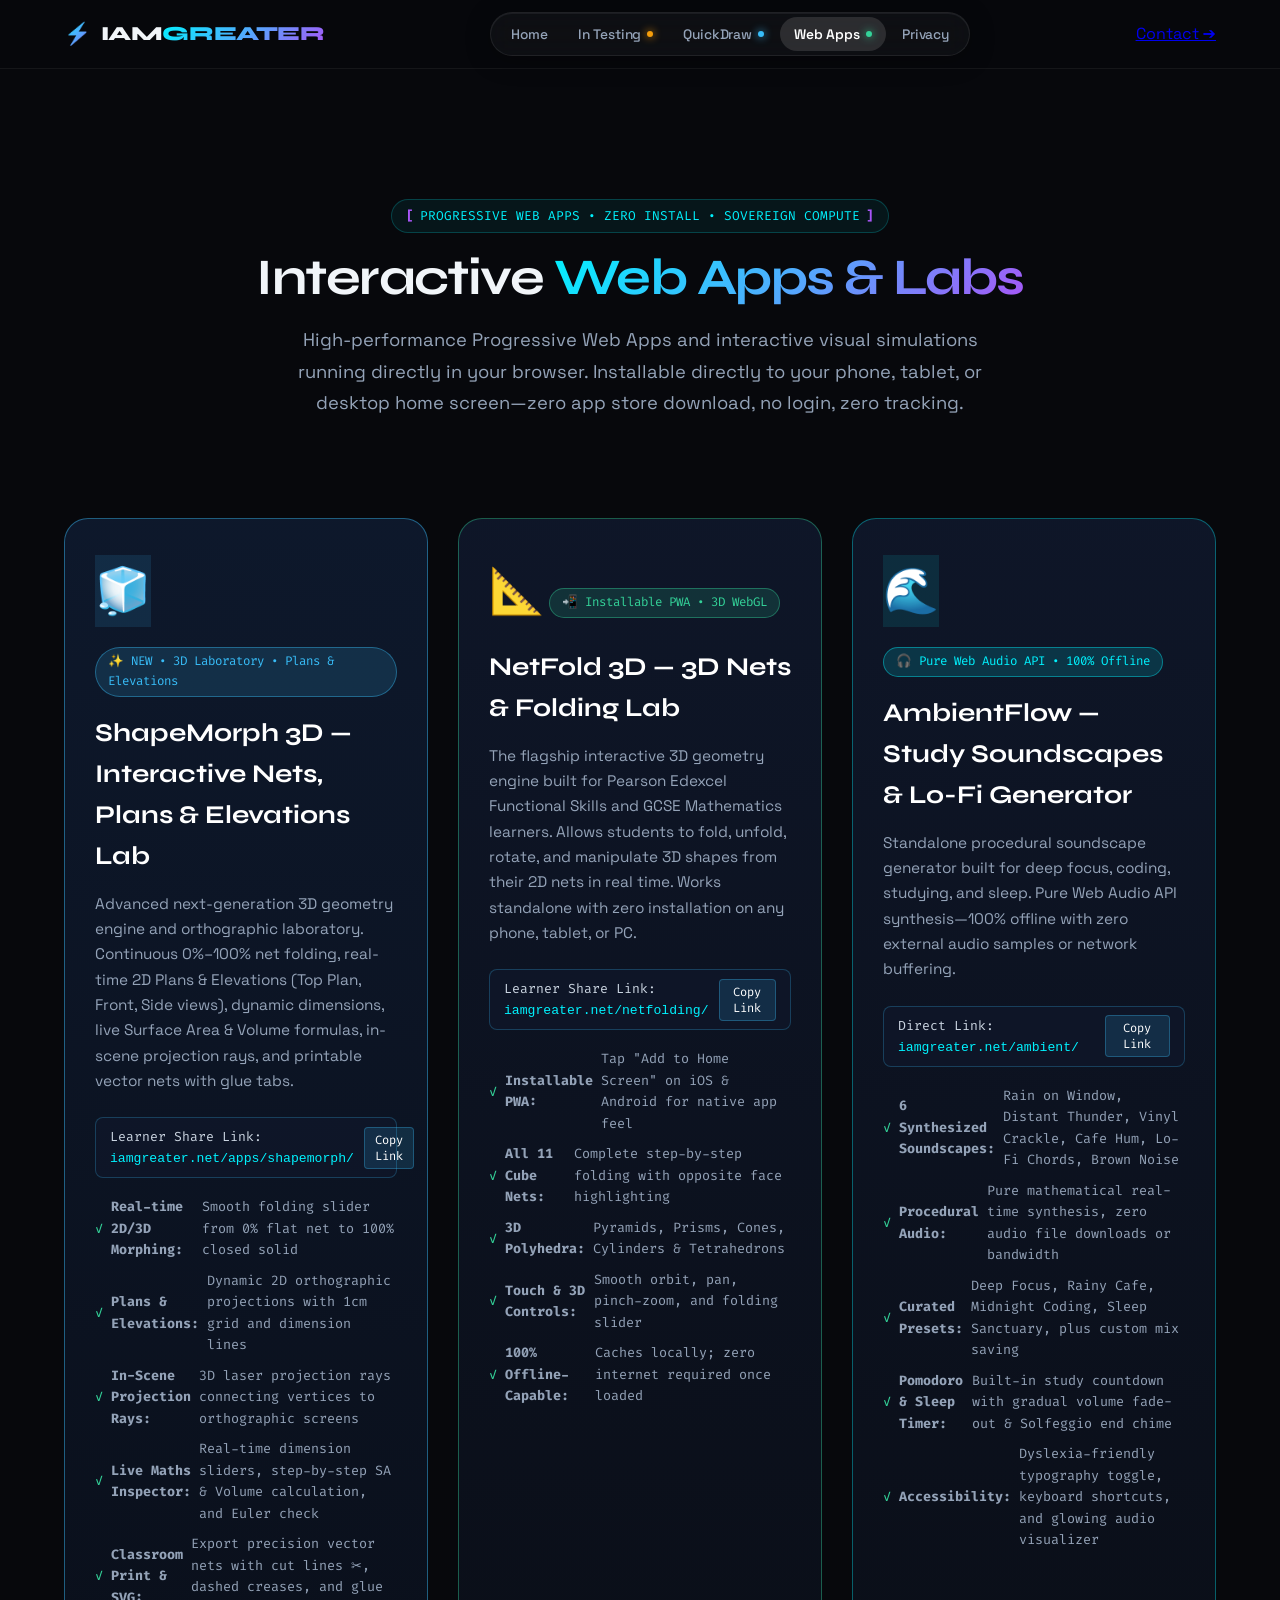
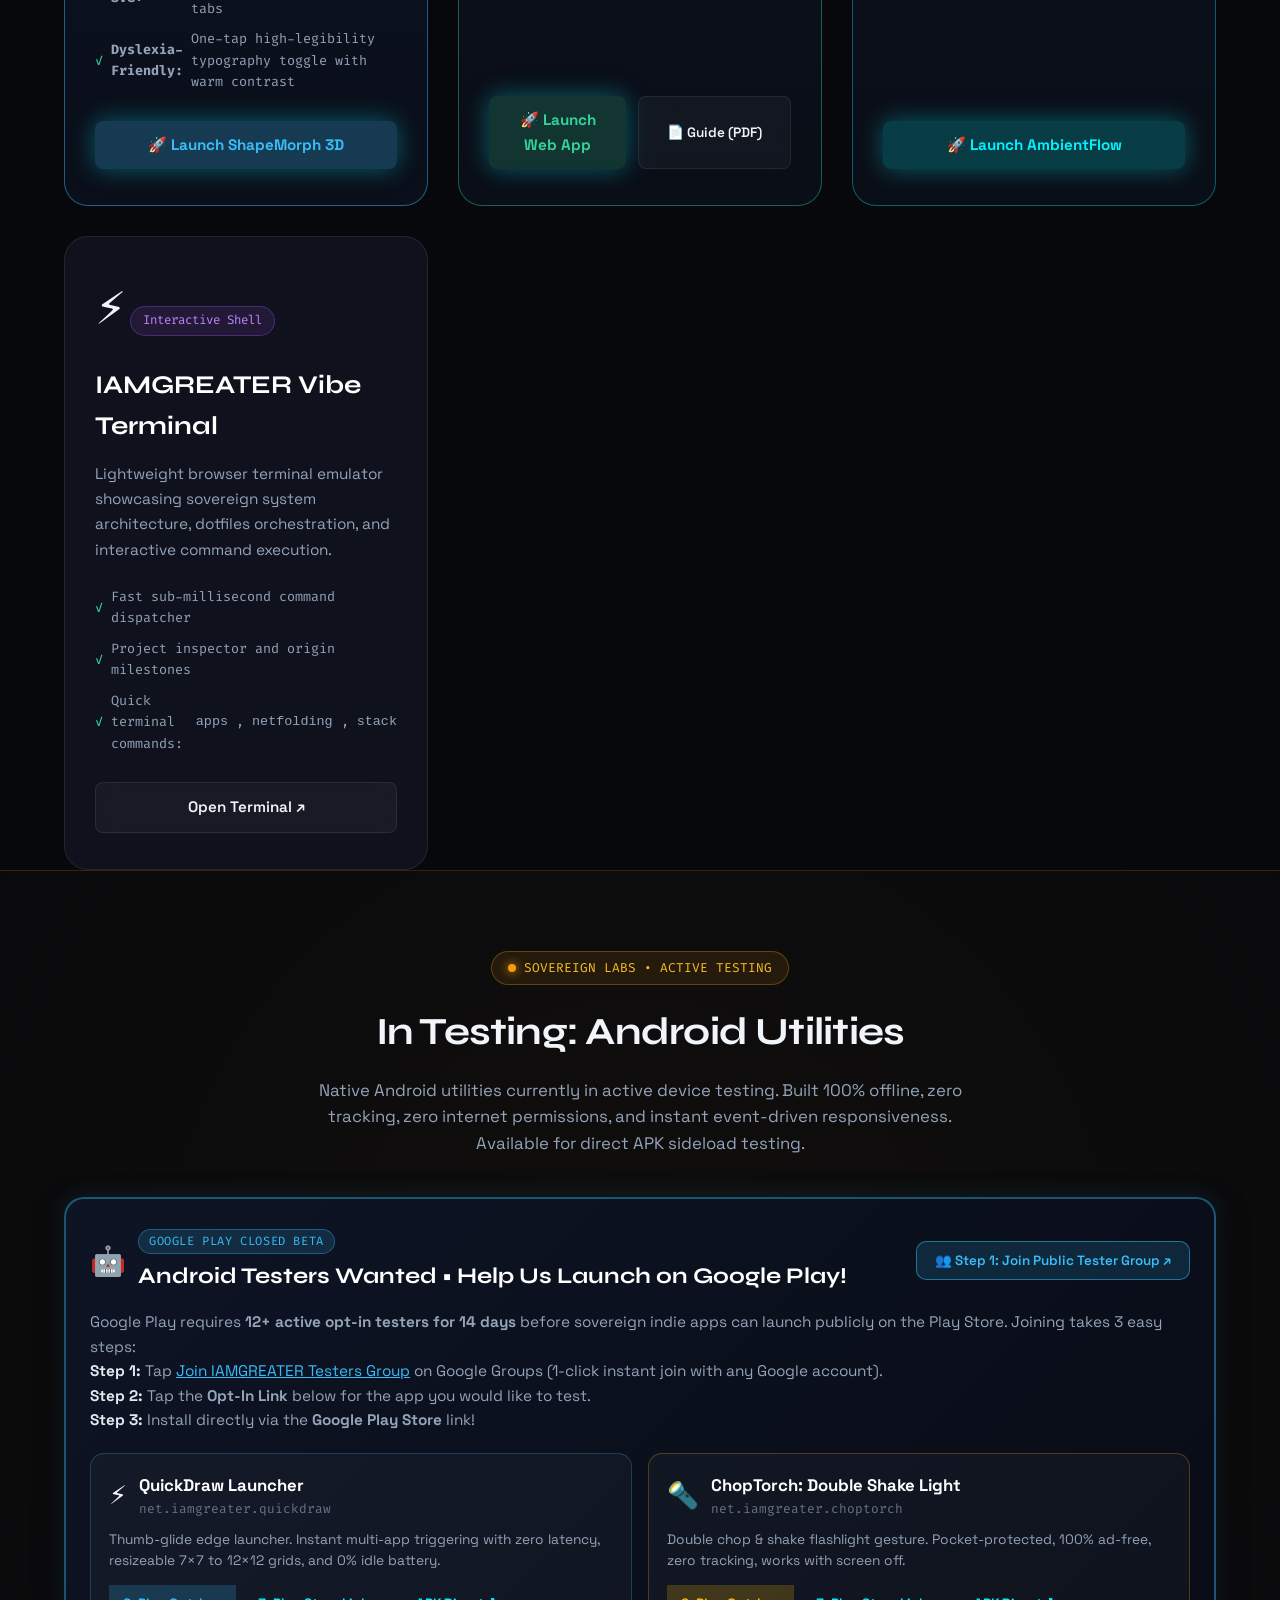
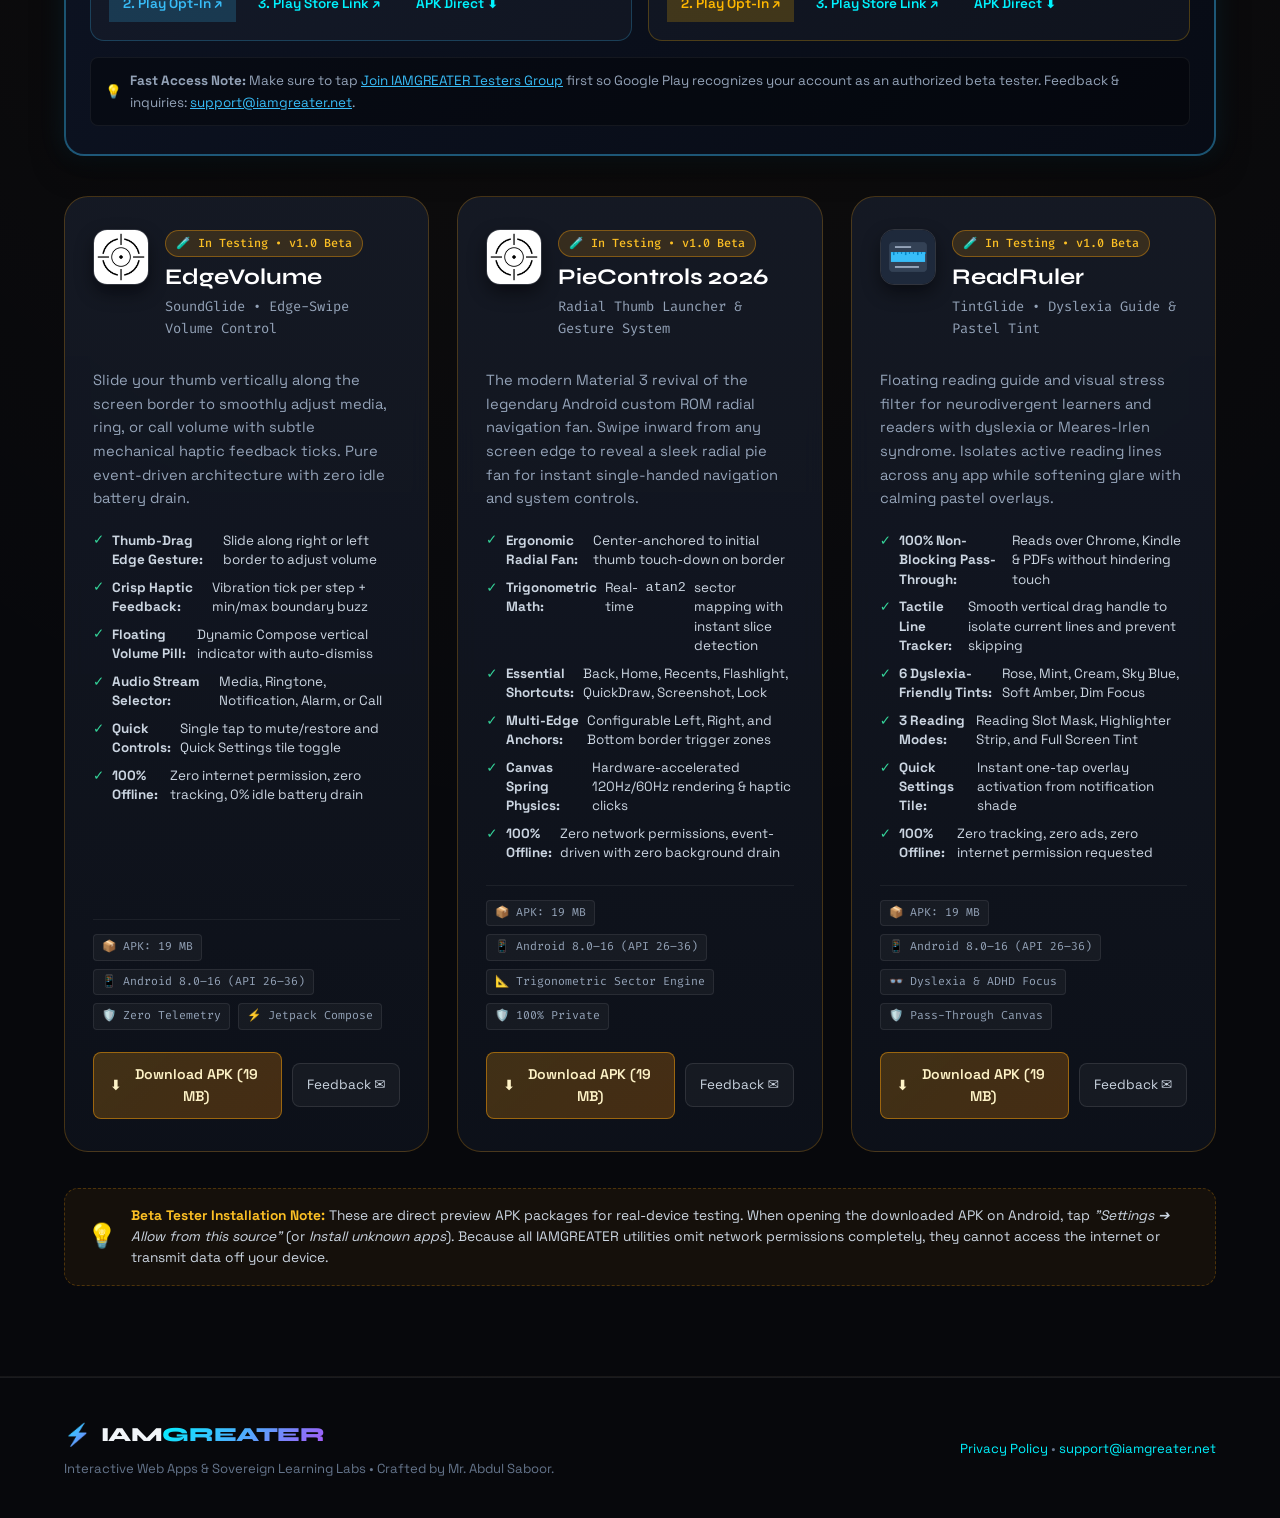
<file: tools/index.html>
<!DOCTYPE html>
<html lang="en">
<head>
  <meta charset="UTF-8">
  <meta http-equiv="refresh" content="0; url=../apps/">
  <meta name="viewport" content="width=device-width, initial-scale=1.0">
  <title>Redirecting to Web Apps Hub | IAMGREATER</title>
  <link rel="canonical" href="https://iamgreater.net/apps/">
  <script>window.location.replace("../apps/");</script>
</head>
<body style="background:#0a0e17; color:#fff; font-family:sans-serif; text-align:center; padding:100px 20px;">
  <h2>Redirecting to IAMGREATER Web Apps...</h2>
  <p>If you are not redirected automatically, <a href="../apps/" style="color:#38bdf8;">click here to visit the Web Apps hub</a>.</p>
</body>
</html>
</file>
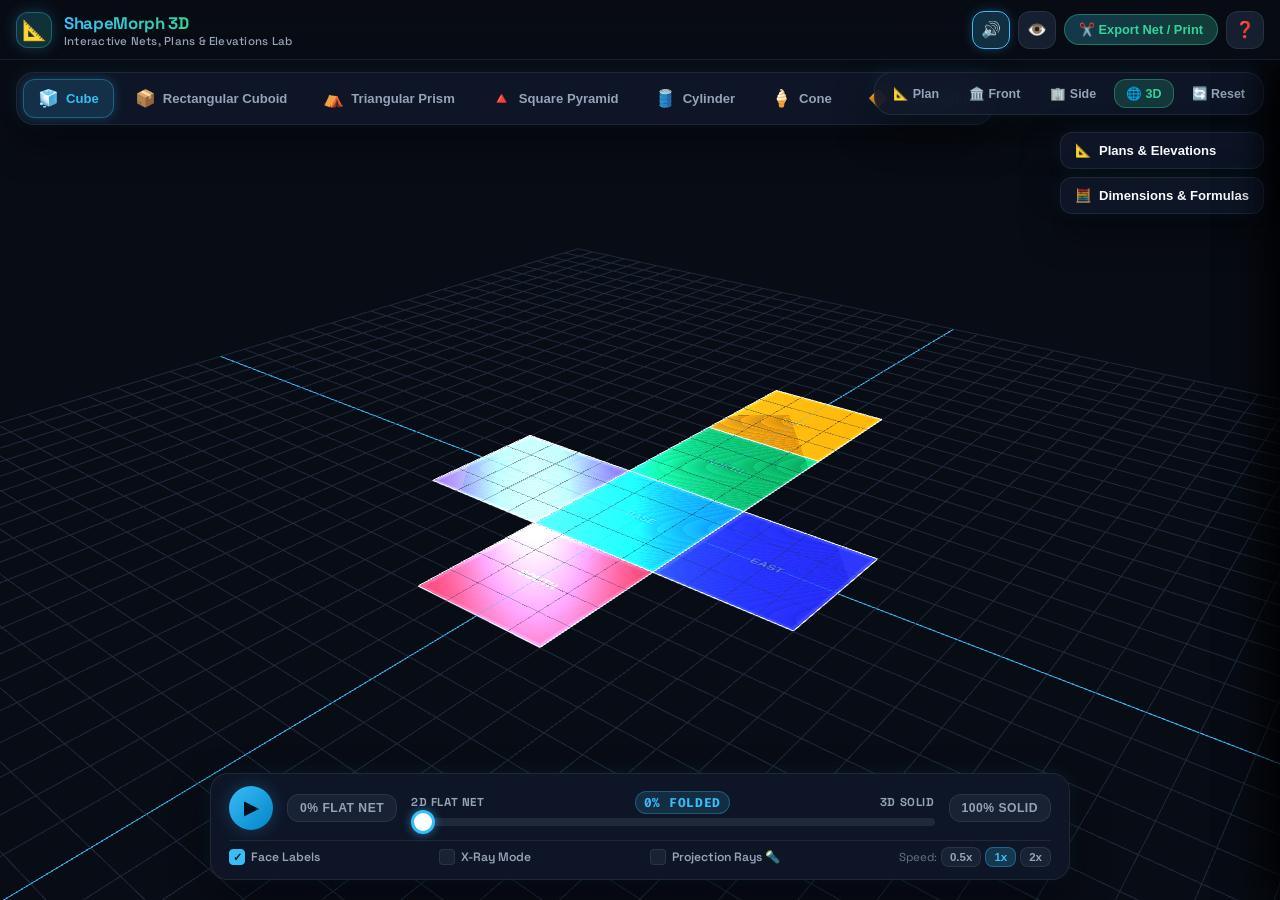
<file: apps/shapemorph/index.html>
<!DOCTYPE html>
<html lang="en-GB">
<head>
  <meta charset="UTF-8">
  <meta name="viewport" content="width=device-width, initial-scale=1.0, maximum-scale=1.0, user-scalable=no">
  <title>ShapeMorph 3D — Interactive Nets, Plans & Elevations 3D Laboratory | IAMGREATER</title>
  <meta name="description" content="Advanced 3D geometry laboratory for Functional Skills Maths, GCSE, and STEM learners. Fold 2D nets into 3D polyhedra in real time, analyze orthographic plans & elevations, inspect live formulas, and export printable vector nets.">
  <link rel="manifest" href="manifest.json">
  <meta name="theme-color" content="#080c14">
  <meta name="mobile-web-app-capable" content="yes">
  <meta name="apple-mobile-web-app-capable" content="yes">
  <meta name="apple-mobile-web-app-status-bar-style" content="black-translucent">
  <link rel="icon" type="image/svg+xml" href="icon.svg">

  <!-- Google Fonts: Space Grotesk, Atkinson Hyperlegible, Fira Code -->
  <link rel="preconnect" href="https://fonts.googleapis.com">
  <link rel="preconnect" href="https://fonts.gstatic.com" crossorigin>
  <link href="https://fonts.googleapis.com/css2?family=Atkinson+Hyperlegible:ital,wght@0,400;0,700;1,400;1,700&family=Fira+Code:wght@400;500;600&family=Space+Grotesk:wght@400;500;600;700&family=Comic+Neue:wght@400;700&display=swap" rel="stylesheet">

  <style>
    /* ==========================================================
       CSS VARIABLES & THEME CONFIGURATION
       ========================================================== */
    :root {
      --bg-base: #080c14;
      --bg-surface: rgba(15, 23, 42, 0.88);
      --bg-card: rgba(30, 41, 59, 0.72);
      --bg-card-hover: rgba(51, 65, 85, 0.85);
      --border-subtle: rgba(255, 255, 255, 0.08);
      --border-accent: rgba(56, 189, 248, 0.35);
      --border-emerald: rgba(52, 211, 153, 0.4);
      --accent-cyan: #38bdf8;
      --accent-cyan-glow: rgba(56, 189, 248, 0.25);
      --accent-emerald: #34d399;
      --accent-amber: #fbbf24;
      --accent-rose: #f43f5e;
      --accent-purple: #a855f7;
      --accent-indigo: #818cf8;
      --text-main: #f8fafc;
      --text-muted: #94a3b8;
      --text-faint: #64748b;
      --font-ui: 'Space Grotesk', -apple-system, BlinkMacSystemFont, "Segoe UI", Roboto, sans-serif;
      --font-mono: 'Fira Code', monospace;
      --radius-sm: 8px;
      --radius-md: 12px;
      --radius-lg: 18px;
      --radius-full: 9999px;
      --shadow-lg: 0 16px 36px rgba(0, 0, 0, 0.5), 0 0 20px rgba(56, 189, 248, 0.1);
      --backdrop-blur: blur(14px);
      --transition-fast: 0.15s cubic-bezier(0.4, 0, 0.2, 1);
      --transition-normal: 0.25s cubic-bezier(0.4, 0, 0.2, 1);
    }

    /* Dyslexia-Friendly Mode Active Override */
    body.dyslexia-font {
      font-family: 'Atkinson Hyperlegible', 'Comic Neue', system-ui, -apple-system, sans-serif !important;
      letter-spacing: 0.04em !important;
      word-spacing: 0.08em !important;
      line-height: 1.75 !important;
    }
    body.dyslexia-font button,
    body.dyslexia-font input,
    body.dyslexia-font select {
      font-family: 'Atkinson Hyperlegible', 'Comic Neue', system-ui, sans-serif !important;
      letter-spacing: 0.03em !important;
    }

    /* Reset & Base Setup */
    *, *::before, *::after {
      box-sizing: border-box;
      margin: 0;
      padding: 0;
      -webkit-tap-highlight-color: transparent;
    }

    html, body {
      width: 100%;
      height: 100%;
      overflow: hidden;
      background-color: var(--bg-base);
      color: var(--text-main);
      font-family: var(--font-ui);
      user-select: none;
      -webkit-user-select: none;
    }

    #app-container {
      position: relative;
      width: 100vw;
      height: 100vh;
      display: flex;
      flex-direction: column;
      overflow: hidden;
    }

    /* ==========================================================
       TOP NAVIGATION BAR
       ========================================================== */
    .top-header {
      position: absolute;
      top: 0;
      left: 0;
      right: 0;
      height: 60px;
      padding: 0 16px;
      display: flex;
      align-items: center;
      justify-content: space-between;
      background: rgba(8, 12, 20, 0.75);
      backdrop-filter: var(--backdrop-blur);
      border-bottom: 1px solid var(--border-subtle);
      z-index: 50;
      pointer-events: auto;
    }

    .brand-wrap {
      display: flex;
      align-items: center;
      gap: 12px;
      text-decoration: none;
      color: inherit;
    }

    .brand-logo-badge {
      width: 36px;
      height: 36px;
      border-radius: var(--radius-md);
      background: linear-gradient(135deg, rgba(56, 189, 248, 0.2), rgba(52, 211, 153, 0.2));
      border: 1px solid var(--border-accent);
      display: flex;
      align-items: center;
      justify-content: center;
      font-size: 1.25rem;
      box-shadow: 0 0 15px var(--accent-cyan-glow);
    }

    .brand-titles {
      display: flex;
      flex-direction: column;
    }

    .brand-title {
      font-size: 1.05rem;
      font-weight: 700;
      letter-spacing: -0.02em;
      display: flex;
      align-items: center;
      gap: 6px;
    }

    .brand-title span.grad {
      background: linear-gradient(90deg, var(--accent-cyan), var(--accent-emerald));
      -webkit-background-clip: text;
      -webkit-text-fill-color: transparent;
    }

    .brand-subtitle {
      font-size: 0.72rem;
      color: var(--text-muted);
      font-weight: 500;
      letter-spacing: 0.02em;
    }

    .header-actions {
      display: flex;
      align-items: center;
      gap: 8px;
    }

    .icon-btn {
      width: 38px;
      height: 38px;
      border-radius: var(--radius-md);
      background: var(--bg-card);
      border: 1px solid var(--border-subtle);
      color: var(--text-main);
      display: inline-flex;
      align-items: center;
      justify-content: center;
      cursor: pointer;
      transition: all var(--transition-fast);
      font-size: 1rem;
      position: relative;
    }

    .icon-btn:hover {
      background: var(--bg-card-hover);
      border-color: var(--border-accent);
      transform: translateY(-1px);
    }

    .icon-btn.active {
      background: rgba(56, 189, 248, 0.2);
      border-color: var(--accent-cyan);
      color: var(--accent-cyan);
      box-shadow: 0 0 12px var(--accent-cyan-glow);
    }

    .icon-btn:active {
      transform: translateY(1px);
    }

    .pill-btn {
      padding: 7px 14px;
      border-radius: var(--radius-full);
      background: var(--bg-card);
      border: 1px solid var(--border-subtle);
      color: var(--text-main);
      font-size: 0.8rem;
      font-weight: 600;
      display: inline-flex;
      align-items: center;
      gap: 6px;
      cursor: pointer;
      transition: all var(--transition-fast);
    }

    .pill-btn:hover {
      background: var(--bg-card-hover);
      border-color: var(--border-accent);
    }

    .pill-btn.primary {
      background: linear-gradient(135deg, rgba(56, 189, 248, 0.25), rgba(52, 211, 153, 0.25));
      border-color: var(--border-emerald);
      color: var(--accent-emerald);
    }

    .pill-btn.primary:hover {
      background: linear-gradient(135deg, rgba(56, 189, 248, 0.4), rgba(52, 211, 153, 0.4));
      box-shadow: 0 0 16px rgba(52, 211, 153, 0.25);
    }

    /* ==========================================================
       THREE.JS 3D CANVAS VIEWPORT
       ========================================================== */
    #viewport-3d {
      width: 100%;
      height: 100%;
      position: absolute;
      top: 0;
      left: 0;
      z-index: 1;
      cursor: grab;
      touch-action: none;
    }

    #viewport-3d:active {
      cursor: grabbing;
    }

    /* ==========================================================
       SHAPE SELECTOR BAR (TOP-LEFT FLOATING)
       ========================================================== */
    .shape-selector-wrapper {
      position: absolute;
      top: 72px;
      left: 16px;
      z-index: 40;
      display: flex;
      flex-direction: column;
      gap: 6px;
      pointer-events: none;
    }

    .shape-selector-scroll {
      display: flex;
      gap: 6px;
      background: var(--bg-surface);
      backdrop-filter: var(--backdrop-blur);
      padding: 6px;
      border-radius: var(--radius-lg);
      border: 1px solid var(--border-subtle);
      pointer-events: auto;
      box-shadow: var(--shadow-lg);
      overflow-x: auto;
      max-width: calc(100vw - 32px);
      scrollbar-width: none;
    }
    .shape-selector-scroll::-webkit-scrollbar { display: none; }

    .shape-chip {
      padding: 8px 14px;
      border-radius: var(--radius-md);
      background: transparent;
      border: 1px solid transparent;
      color: var(--text-muted);
      font-size: 0.82rem;
      font-weight: 600;
      display: inline-flex;
      align-items: center;
      gap: 7px;
      cursor: pointer;
      white-space: nowrap;
      transition: all var(--transition-fast);
    }

    .shape-chip:hover {
      color: var(--text-main);
      background: rgba(255, 255, 255, 0.05);
    }

    .shape-chip.active {
      background: rgba(56, 189, 248, 0.16);
      border-color: var(--border-accent);
      color: var(--accent-cyan);
      box-shadow: 0 0 12px var(--accent-cyan-glow);
    }

    .shape-chip .shape-emoji {
      font-size: 1.05rem;
    }

    /* ==========================================================
       VIEWPORT CAMERA QUICK TOOLBAR (TOP-RIGHT FLOATING)
       ========================================================== */
    .camera-presets-bar {
      position: absolute;
      top: 72px;
      right: 16px;
      z-index: 40;
      display: flex;
      align-items: center;
      gap: 6px;
      background: var(--bg-surface);
      backdrop-filter: var(--backdrop-blur);
      padding: 6px;
      border-radius: var(--radius-lg);
      border: 1px solid var(--border-subtle);
      box-shadow: var(--shadow-lg);
    }

    .cam-btn {
      padding: 6px 11px;
      border-radius: var(--radius-md);
      background: transparent;
      border: 1px solid transparent;
      color: var(--text-muted);
      font-size: 0.78rem;
      font-weight: 600;
      display: inline-flex;
      align-items: center;
      gap: 5px;
      cursor: pointer;
      transition: all var(--transition-fast);
    }

    .cam-btn:hover {
      color: var(--text-main);
      background: rgba(255, 255, 255, 0.05);
    }

    .cam-btn.active {
      background: rgba(52, 211, 153, 0.18);
      border-color: var(--border-emerald);
      color: var(--accent-emerald);
    }

    /* ==========================================================
       BOTTOM FOLD CONTROLS DOCK (FLOATING ACTION BAR)
       ========================================================== */
    .bottom-dock {
      position: absolute;
      bottom: 20px;
      left: 50%;
      transform: translateX(-50%);
      width: calc(100% - 32px);
      max-width: 860px;
      background: var(--bg-surface);
      backdrop-filter: var(--backdrop-blur);
      border: 1px solid var(--border-subtle);
      border-radius: var(--radius-lg);
      padding: 12px 18px;
      z-index: 45;
      box-shadow: var(--shadow-lg);
      display: flex;
      flex-direction: column;
      gap: 10px;
      transition: transform var(--transition-normal);
    }

    .slider-main-row {
      display: flex;
      align-items: center;
      gap: 14px;
      width: 100%;
    }

    .btn-fold-quick {
      padding: 6px 12px;
      border-radius: var(--radius-md);
      background: var(--bg-card);
      border: 1px solid var(--border-subtle);
      color: var(--text-muted);
      font-size: 0.76rem;
      font-weight: 700;
      cursor: pointer;
      transition: all var(--transition-fast);
      white-space: nowrap;
      text-transform: uppercase;
      letter-spacing: 0.04em;
    }

    .btn-fold-quick:hover {
      background: var(--bg-card-hover);
      color: var(--text-main);
      border-color: var(--border-accent);
    }

    .btn-play-pause {
      width: 44px;
      height: 44px;
      border-radius: var(--radius-full);
      background: linear-gradient(135deg, var(--accent-cyan), #0284c7);
      border: none;
      color: #04101d;
      font-size: 1.15rem;
      font-weight: 800;
      display: flex;
      align-items: center;
      justify-content: center;
      cursor: pointer;
      box-shadow: 0 0 18px var(--accent-cyan-glow);
      transition: all var(--transition-fast);
      flex-shrink: 0;
    }

    .btn-play-pause:hover {
      transform: scale(1.06);
      box-shadow: 0 0 24px rgba(56, 189, 248, 0.45);
    }

    .btn-play-pause:active {
      transform: scale(0.95);
    }

    .slider-container {
      flex: 1;
      display: flex;
      flex-direction: column;
      gap: 4px;
      position: relative;
    }

    .slider-labels-row {
      display: flex;
      justify-content: space-between;
      align-items: center;
      font-size: 0.72rem;
      font-weight: 700;
      color: var(--text-muted);
      text-transform: uppercase;
      letter-spacing: 0.05em;
    }

    .fold-badge {
      font-family: var(--font-mono);
      font-size: 0.8rem;
      font-weight: 700;
      color: var(--accent-cyan);
      background: rgba(56, 189, 248, 0.14);
      padding: 2px 8px;
      border-radius: var(--radius-full);
      border: 1px solid rgba(56, 189, 248, 0.3);
    }

    /* Custom Accessible Range Slider */
    .fold-slider {
      -webkit-appearance: none;
      appearance: none;
      width: 100%;
      height: 8px;
      border-radius: var(--radius-full);
      background: linear-gradient(to right, #38bdf8 0%, #34d399 var(--fold-pct, 0%), #1e293b var(--fold-pct, 0%), #1e293b 100%);
      outline: none;
      cursor: ew-resize;
      transition: background 0.1s ease;
    }

    .fold-slider::-webkit-slider-thumb {
      -webkit-appearance: none;
      appearance: none;
      width: 24px;
      height: 24px;
      border-radius: 50%;
      background: #ffffff;
      border: 3px solid var(--accent-cyan);
      box-shadow: 0 0 10px rgba(56, 189, 248, 0.6);
      cursor: grab;
      transition: transform 0.15s ease, box-shadow 0.15s ease;
    }
    .fold-slider::-webkit-slider-thumb:hover {
      transform: scale(1.15);
      box-shadow: 0 0 18px var(--accent-cyan);
    }
    .fold-slider::-webkit-slider-thumb:active {
      cursor: grabbing;
      transform: scale(1.25);
    }

    .fold-slider::-moz-range-thumb {
      width: 24px;
      height: 24px;
      border-radius: 50%;
      background: #ffffff;
      border: 3px solid var(--accent-cyan);
      box-shadow: 0 0 10px rgba(56, 189, 248, 0.6);
      cursor: grab;
      transition: transform 0.15s ease;
    }

    /* Sub-Controls Row in Dock */
    .dock-sub-row {
      display: flex;
      align-items: center;
      justify-content: space-between;
      flex-wrap: wrap;
      gap: 8px;
      padding-top: 6px;
      border-top: 1px solid var(--border-subtle);
    }

    .toggle-chip {
      display: inline-flex;
      align-items: center;
      gap: 6px;
      font-size: 0.76rem;
      font-weight: 600;
      color: var(--text-muted);
      cursor: pointer;
      user-select: none;
    }

    .toggle-chip input[type="checkbox"] {
      appearance: none;
      -webkit-appearance: none;
      width: 16px;
      height: 16px;
      border-radius: 4px;
      background: var(--bg-card);
      border: 1px solid var(--border-subtle);
      cursor: pointer;
      display: grid;
      place-content: center;
      transition: all var(--transition-fast);
    }

    .toggle-chip input[type="checkbox"]:checked {
      background: var(--accent-cyan);
      border-color: var(--accent-cyan);
    }
    .toggle-chip input[type="checkbox"]:checked::before {
      content: "✓";
      color: #04101d;
      font-size: 11px;
      font-weight: 900;
    }

    .speed-pills {
      display: flex;
      align-items: center;
      gap: 4px;
      font-size: 0.72rem;
      color: var(--text-faint);
    }

    .speed-btn {
      padding: 3px 8px;
      border-radius: var(--radius-sm);
      background: var(--bg-card);
      border: 1px solid var(--border-subtle);
      color: var(--text-muted);
      font-size: 0.72rem;
      font-weight: 600;
      cursor: pointer;
    }
    .speed-btn.active {
      background: rgba(56, 189, 248, 0.2);
      border-color: var(--border-accent);
      color: var(--accent-cyan);
    }

    /* ==========================================================
       SIDE DRAWER / INSPECTOR TABS (PLANS & MATHS)
       ========================================================== */
    .drawer-trigger-bar {
      position: absolute;
      top: 132px;
      right: 16px;
      z-index: 40;
      display: flex;
      flex-direction: column;
      gap: 8px;
    }

    .tab-trigger-btn {
      padding: 10px 14px;
      border-radius: var(--radius-md);
      background: var(--bg-surface);
      backdrop-filter: var(--backdrop-blur);
      border: 1px solid var(--border-subtle);
      color: var(--text-main);
      font-size: 0.82rem;
      font-weight: 600;
      display: flex;
      align-items: center;
      gap: 8px;
      cursor: pointer;
      box-shadow: var(--shadow-lg);
      transition: all var(--transition-fast);
    }

    .tab-trigger-btn:hover {
      border-color: var(--border-accent);
      transform: translateX(-2px);
    }

    .tab-trigger-btn.active {
      background: rgba(15, 23, 42, 0.95);
      border-color: var(--accent-cyan);
      box-shadow: 0 0 16px var(--accent-cyan-glow);
      color: var(--accent-cyan);
    }

    .drawer-panel {
      position: absolute;
      top: 60px;
      right: 0;
      bottom: 0;
      width: 440px;
      max-width: 100vw;
      background: rgba(10, 15, 26, 0.94);
      backdrop-filter: blur(20px);
      border-left: 1px solid var(--border-subtle);
      z-index: 48;
      display: flex;
      flex-direction: column;
      box-shadow: -10px 0 40px rgba(0, 0, 0, 0.7);
      transform: translateX(100%);
      transition: transform 0.3s cubic-bezier(0.16, 1, 0.3, 1);
      overflow: hidden;
    }

    .drawer-panel.open {
      transform: translateX(0);
    }

    .drawer-header {
      padding: 16px 20px;
      display: flex;
      align-items: center;
      justify-content: space-between;
      border-bottom: 1px solid var(--border-subtle);
      background: rgba(15, 23, 42, 0.6);
      flex-shrink: 0;
    }

    .drawer-title-group {
      display: flex;
      align-items: center;
      gap: 10px;
    }

    .drawer-title {
      font-size: 1.05rem;
      font-weight: 700;
      color: var(--text-main);
    }

    .drawer-badge {
      font-size: 0.7rem;
      padding: 2px 8px;
      border-radius: var(--radius-full);
      background: rgba(56, 189, 248, 0.15);
      border: 1px solid var(--border-accent);
      color: var(--accent-cyan);
      font-weight: 600;
    }

    .drawer-close {
      width: 32px;
      height: 32px;
      border-radius: var(--radius-sm);
      background: transparent;
      border: 1px solid var(--border-subtle);
      color: var(--text-muted);
      cursor: pointer;
      display: flex;
      align-items: center;
      justify-content: center;
      font-size: 1.2rem;
      transition: all var(--transition-fast);
    }
    .drawer-close:hover {
      background: rgba(255, 255, 255, 0.1);
      color: var(--text-main);
    }

    .drawer-body {
      padding: 20px;
      overflow-y: auto;
      flex: 1;
      display: flex;
      flex-direction: column;
      gap: 20px;
      scrollbar-width: thin;
      scrollbar-color: var(--border-accent) transparent;
    }

    /* ==========================================================
       PLANS & ELEVATIONS VIEWPORT CARDS
       ========================================================== */
    .elevations-grid {
      display: flex;
      flex-direction: column;
      gap: 16px;
    }

    .elevation-card {
      background: var(--bg-card);
      border: 1px solid var(--border-subtle);
      border-radius: var(--radius-md);
      padding: 14px;
      display: flex;
      flex-direction: column;
      gap: 10px;
      transition: all var(--transition-fast);
      position: relative;
    }

    .elevation-card:hover {
      border-color: var(--border-accent);
      background: var(--bg-card-hover);
    }

    .elevation-header {
      display: flex;
      align-items: center;
      justify-content: space-between;
    }

    .elevation-title {
      font-size: 0.86rem;
      font-weight: 700;
      display: flex;
      align-items: center;
      gap: 8px;
    }

    .elevation-title span.tag {
      font-size: 0.68rem;
      padding: 2px 6px;
      border-radius: 4px;
      background: rgba(255, 255, 255, 0.08);
      color: var(--text-muted);
      font-family: var(--font-mono);
    }

    .btn-snap-cam {
      padding: 4px 8px;
      border-radius: var(--radius-sm);
      background: rgba(56, 189, 248, 0.12);
      border: 1px solid rgba(56, 189, 248, 0.3);
      color: var(--accent-cyan);
      font-size: 0.72rem;
      font-weight: 600;
      cursor: pointer;
      display: inline-flex;
      align-items: center;
      gap: 4px;
      transition: all var(--transition-fast);
    }
    .btn-snap-cam:hover {
      background: var(--accent-cyan);
      color: #04101d;
    }

    .elevation-svg-frame {
      width: 100%;
      height: 160px;
      background: #090e18;
      border: 1px solid rgba(255, 255, 255, 0.05);
      border-radius: var(--radius-sm);
      display: flex;
      align-items: center;
      justify-content: center;
      position: relative;
      overflow: hidden;
    }

    .elevation-svg-frame svg {
      width: 100%;
      height: 100%;
      filter: drop-shadow(0 2px 8px rgba(0, 0, 0, 0.4));
    }

    .elevation-caption {
      font-size: 0.75rem;
      color: var(--text-muted);
      line-height: 1.4;
    }

    /* ==========================================================
       MATHS & DIMENSIONS INSPECTOR
       ========================================================== */
    .maths-section-title {
      font-size: 0.8rem;
      font-weight: 700;
      color: var(--text-muted);
      text-transform: uppercase;
      letter-spacing: 0.06em;
      display: flex;
      align-items: center;
      gap: 6px;
      margin-bottom: 6px;
    }

    .dimension-control-card {
      background: var(--bg-card);
      border: 1px solid var(--border-subtle);
      border-radius: var(--radius-md);
      padding: 14px;
      display: flex;
      flex-direction: column;
      gap: 12px;
    }

    .dim-row {
      display: flex;
      flex-direction: column;
      gap: 6px;
    }

    .dim-header {
      display: flex;
      justify-content: space-between;
      align-items: center;
      font-size: 0.8rem;
      font-weight: 600;
    }

    .dim-value-badge {
      font-family: var(--font-mono);
      font-size: 0.82rem;
      color: var(--accent-emerald);
      background: rgba(52, 211, 153, 0.12);
      padding: 1px 6px;
      border-radius: 4px;
    }

    .dim-slider {
      width: 100%;
      height: 6px;
      -webkit-appearance: none;
      background: #1e293b;
      border-radius: var(--radius-full);
      outline: none;
    }
    .dim-slider::-webkit-slider-thumb {
      -webkit-appearance: none;
      width: 18px;
      height: 18px;
      border-radius: 50%;
      background: var(--accent-emerald);
      cursor: pointer;
    }

    .calc-card {
      background: var(--bg-card);
      border: 1px solid var(--border-subtle);
      border-radius: var(--radius-md);
      padding: 16px;
      display: flex;
      flex-direction: column;
      gap: 10px;
    }

    .calc-formula-display {
      font-family: var(--font-mono);
      font-size: 0.82rem;
      color: var(--accent-cyan);
      background: #090e18;
      padding: 10px;
      border-radius: var(--radius-sm);
      border-left: 3px solid var(--accent-cyan);
      line-height: 1.5;
    }

    .calc-working-row {
      font-size: 0.78rem;
      color: var(--text-muted);
      line-height: 1.5;
    }

    .calc-result-pill {
      display: flex;
      align-items: center;
      justify-content: space-between;
      padding: 8px 12px;
      border-radius: var(--radius-sm);
      background: rgba(52, 211, 153, 0.12);
      border: 1px solid var(--border-emerald);
      font-weight: 700;
      color: var(--accent-emerald);
      font-size: 0.92rem;
    }

    .euler-audit-box {
      display: flex;
      align-items: center;
      justify-content: space-between;
      padding: 10px 14px;
      border-radius: var(--radius-sm);
      background: rgba(168, 85, 247, 0.1);
      border: 1px solid rgba(168, 85, 247, 0.3);
      font-size: 0.8rem;
    }
    .euler-audit-box span.val {
      font-family: var(--font-mono);
      font-weight: 700;
      color: var(--accent-purple);
    }

    /* ==========================================================
       MODAL DIALOGS (PRINT/EXPORT & GUIDE)
       ========================================================== */
    .modal-overlay {
      position: fixed;
      top: 0;
      left: 0;
      right: 0;
      bottom: 0;
      background: rgba(4, 7, 14, 0.85);
      backdrop-filter: blur(12px);
      z-index: 100;
      display: flex;
      align-items: center;
      justify-content: center;
      padding: 20px;
      opacity: 0;
      pointer-events: none;
      transition: opacity 0.25s ease;
    }

    .modal-overlay.open {
      opacity: 1;
      pointer-events: auto;
    }

    .modal-dialog {
      background: #0f172a;
      border: 1px solid var(--border-accent);
      border-radius: var(--radius-lg);
      width: 100%;
      max-width: 680px;
      max-height: 90vh;
      display: flex;
      flex-direction: column;
      box-shadow: 0 25px 60px rgba(0, 0, 0, 0.8), 0 0 30px var(--accent-cyan-glow);
      overflow: hidden;
      transform: scale(0.95);
      transition: transform 0.25s ease;
    }
    .modal-overlay.open .modal-dialog {
      transform: scale(1);
    }

    .modal-header {
      padding: 18px 24px;
      display: flex;
      align-items: center;
      justify-content: space-between;
      border-bottom: 1px solid var(--border-subtle);
    }

    .modal-title {
      font-size: 1.15rem;
      font-weight: 700;
      display: flex;
      align-items: center;
      gap: 10px;
    }

    .modal-body {
      padding: 24px;
      overflow-y: auto;
      display: flex;
      flex-direction: column;
      gap: 18px;
    }

    .modal-footer {
      padding: 16px 24px;
      border-top: 1px solid var(--border-subtle);
      background: rgba(10, 14, 23, 0.75);
      display: flex;
      align-items: center;
      justify-content: flex-end;
      gap: 10px;
    }

    .preview-net-canvas {
      width: 100%;
      height: 280px;
      background: #ffffff;
      border-radius: var(--radius-md);
      display: flex;
      align-items: center;
      justify-content: center;
      overflow: hidden;
      border: 2px dashed #94a3b8;
      box-shadow: inset 0 2px 10px rgba(0,0,0,0.06);
    }

    .preview-net-canvas svg {
      width: 100%;
      height: 100%;
    }

    /* Print Worksheet Output Setup */
    #print-sheet {
      display: none;
    }

    @media print {
      body * {
        visibility: hidden !important;
      }
      #print-sheet, #print-sheet * {
        visibility: visible !important;
      }
      #print-sheet {
        display: block !important;
        position: absolute;
        left: 0;
        top: 0;
        width: 100%;
        background: #ffffff !important;
        color: #000000 !important;
        padding: 24px;
      }
      @page {
        size: A4;
        margin: 1cm;
      }
    }

    /* ==========================================================
       RESPONSIVE DESIGN BREAKPOINTS
       ========================================================== */
    @media (max-width: 820px) {
      .top-header {
        height: 54px;
        padding: 0 12px;
      }
      .brand-title {
        font-size: 0.95rem;
      }
      .brand-subtitle {
        display: none;
      }
      .shape-selector-wrapper {
        top: 60px;
        left: 10px;
      }
      .camera-presets-bar {
        display: none; /* Accessible via drawer on mobile */
      }
      .drawer-trigger-bar {
        top: auto;
        bottom: 125px;
        right: 12px;
        flex-direction: row;
      }
      .drawer-panel {
        width: 100vw;
        top: 0;
      }
      .bottom-dock {
        bottom: 12px;
        width: calc(100% - 24px);
        padding: 10px 14px;
      }
      .slider-main-row {
        gap: 10px;
      }
      .btn-play-pause {
        width: 38px;
        height: 38px;
        font-size: 1rem;
      }
    }
  </style>

  <!-- Bundled Standalone Three.js & OrbitControls -->
  <script src="js/three.min.js"></script>
  <script src="js/orbitcontrols.js"></script>
  <!-- Auto-fallback to CDN if local files are missing -->
  <script>
    if (typeof THREE === 'undefined') {
      document.write('<script src="https://cdnjs.cloudflare.com/ajax/libs/three.js/r128/three.min.js"><\/script>');
      document.write('<script src="https://cdn.jsdelivr.net/npm/three@0.128.0/examples/js/controls/OrbitControls.js"><\/script>');
    }
  </script>
</head>
<body>

  <div id="app-container">

    <!-- Top Header -->
    <header class="top-header">
      <a href="../index.html" class="brand-wrap" title="Back to IAMGREATER Hub">
        <div class="brand-logo-badge">📐</div>
        <div class="brand-titles">
          <h1 class="brand-title"><span class="grad">ShapeMorph 3D</span></h1>
          <span class="brand-subtitle">Interactive Nets, Plans &amp; Elevations Lab</span>
        </div>
      </a>

      <div class="header-actions">
        <!-- Audio Synthesizer Toggle -->
        <button id="btn-sound" class="icon-btn active" title="Sound Effects (Synthesized Web Audio)" aria-label="Toggle Sound">
          🔊
        </button>

        <!-- Dyslexia Font Toggle -->
        <button id="btn-dyslexia" class="icon-btn" title="Toggle Dyslexia-Friendly High Legibility Typography" aria-label="Toggle Dyslexia Typography">
          👁️
        </button>

        <!-- Export & Print Net Modal Trigger -->
        <button id="btn-export-open" class="pill-btn primary" title="Generate Vector Net / Print Worksheet">
          ✂️ Export Net / Print
        </button>

        <!-- Pedagogical Theory / Guide Modal Trigger -->
        <button id="btn-guide-open" class="icon-btn" title="Interactive Guide &amp; Formulae Reference" aria-label="Help Guide">
          ❓
        </button>
      </div>
    </header>

    <!-- 3D Three.js WebGL Viewport -->
    <canvas id="viewport-3d"></canvas>

    <!-- Shape Selection Pills (Top-Left) -->
    <div class="shape-selector-wrapper">
      <div class="shape-selector-scroll" id="shape-chips-container" role="tablist" aria-label="3D Polyhedra Selection">
        <button class="shape-chip active" data-shape="cube" role="tab" aria-selected="true">
          <span class="shape-emoji">🧊</span> Cube
        </button>
        <button class="shape-chip" data-shape="cuboid" role="tab" aria-selected="false">
          <span class="shape-emoji">📦</span> Rectangular Cuboid
        </button>
        <button class="shape-chip" data-shape="tri-prism" role="tab" aria-selected="false">
          <span class="shape-emoji">⛺</span> Triangular Prism
        </button>
        <button class="shape-chip" data-shape="sq-pyramid" role="tab" aria-selected="false">
          <span class="shape-emoji">🔺</span> Square Pyramid
        </button>
        <button class="shape-chip" data-shape="cylinder" role="tab" aria-selected="false">
          <span class="shape-emoji">🛢️</span> Cylinder
        </button>
        <button class="shape-chip" data-shape="cone" role="tab" aria-selected="false">
          <span class="shape-emoji">🍦</span> Cone
        </button>
        <button class="shape-chip" data-shape="tetrahedron" role="tab" aria-selected="false">
          <span class="shape-emoji">🔶</span> Tetrahedron
        </button>
      </div>
    </div>

    <!-- Quick Camera Presets (Top-Right) -->
    <div class="camera-presets-bar" id="cam-presets-bar">
      <button class="cam-btn" data-cam="plan" title="Plan View (Looking directly from above)">📐 Plan</button>
      <button class="cam-btn" data-cam="front" title="Front Elevation (Looking straight from front)">🏛️ Front</button>
      <button class="cam-btn" data-cam="side" title="Side Elevation (Looking from right side)">🏢 Side</button>
      <button class="cam-btn active" data-cam="iso" title="Perspective 3D Orbit View">🌐 3D</button>
      <button class="cam-btn" data-cam="reset" title="Reset Camera View">🔄 Reset</button>
    </div>

    <!-- Drawer Triggers (Right Margin) -->
    <div class="drawer-trigger-bar">
      <button class="tab-trigger-btn" id="trigger-plans">
        <span>📐</span> Plans &amp; Elevations
      </button>
      <button class="tab-trigger-btn" id="trigger-maths">
        <span>🧮</span> Dimensions &amp; Formulas
      </button>
    </div>

    <!-- Bottom Folding Controls Dock -->
    <div class="bottom-dock">
      <div class="slider-main-row">
        <!-- Play / Pause Folding Animation -->
        <button id="btn-play-fold" class="btn-play-pause" title="Play / Pause Auto Folding Animation" aria-label="Auto Fold">
          ▶
        </button>

        <button class="btn-fold-quick" id="btn-snap-flat" title="Snap to 0% Flat Net">
          0% Flat Net
        </button>

        <!-- The Central Folding Slider -->
        <div class="slider-container">
          <div class="slider-labels-row">
            <span>2D Flat Net</span>
            <span class="fold-badge" id="fold-percent-label">0% FOLDED</span>
            <span>3D Solid</span>
          </div>
          <input type="range" min="0" max="100" value="0" step="0.5" class="fold-slider" id="fold-range" aria-label="Fold Progress Slider">
        </div>

        <button class="btn-fold-quick" id="btn-snap-solid" title="Snap to 100% Solid">
          100% Solid
        </button>
      </div>

      <!-- Secondary Toggles Row -->
      <div class="dock-sub-row">
        <label class="toggle-chip" title="Display face identification labels in 2D and 3D">
          <input type="checkbox" id="chk-labels" checked>
          <span>Face Labels</span>
        </label>

        <label class="toggle-chip" title="Toggle semi-transparent internal X-Ray view">
          <input type="checkbox" id="chk-xray">
          <span>X-Ray Mode</span>
        </label>

        <label class="toggle-chip" title="Show 3D projection screens and laser rays to elevation planes">
          <input type="checkbox" id="chk-rays">
          <span>Projection Rays 🔦</span>
        </label>

        <!-- Animation Speed Selector -->
        <div class="speed-pills">
          <span>Speed:</span>
          <button class="speed-btn" data-speed="0.5">0.5x</button>
          <button class="speed-btn active" data-speed="1.0">1x</button>
          <button class="speed-btn" data-speed="2.0">2x</button>
        </div>
      </div>
    </div>

    <!-- ==========================================================
         DRAWER 1: PLANS & ELEVATIONS (ORTHOGRAPHIC PROJECTIONS)
         ========================================================== -->
    <aside class="drawer-panel" id="drawer-plans" aria-label="Plans and Elevations Panel">
      <div class="drawer-header">
        <div class="drawer-title-group">
          <span style="font-size: 1.3rem;">📐</span>
          <div>
            <h2 class="drawer-title">Plans &amp; Elevations</h2>
            <span class="drawer-badge">Orthographic Projections</span>
          </div>
        </div>
        <button class="drawer-close" data-close="drawer-plans" aria-label="Close Drawer">&times;</button>
      </div>

      <div class="drawer-body">
        <p style="font-size: 0.8rem; color: var(--text-muted); line-height: 1.5;">
          Orthographic projections display a 3D solid as three perpendicular 2D technical drawings on a 1cm grid scale. Click <strong>Align 3D View</strong> on any elevation to align the 3D camera directly with that viewpoint!
        </p>

        <div class="elevations-grid">
          <!-- 1. Plan View Card -->
          <article class="elevation-card">
            <div class="elevation-header">
              <div class="elevation-title">
                <span>Plan View</span>
                <span class="tag">Top-Down (Bird's Eye)</span>
              </div>
              <button class="btn-snap-cam" data-cam="plan">🎯 Align 3D</button>
            </div>
            <div class="elevation-svg-frame" id="svg-plan-frame"></div>
            <p class="elevation-caption" id="cap-plan">View looking straight down on the shape from above.</p>
          </article>

          <!-- 2. Front Elevation Card -->
          <article class="elevation-card">
            <div class="elevation-header">
              <div class="elevation-title">
                <span>Front Elevation</span>
                <span class="tag">Front-Facing</span>
              </div>
              <button class="btn-snap-cam" data-cam="front">🎯 Align 3D</button>
            </div>
            <div class="elevation-svg-frame" id="svg-front-frame"></div>
            <p class="elevation-caption" id="cap-front">View looking directly at the front of the shape.</p>
          </article>

          <!-- 3. Side Elevation Card -->
          <article class="elevation-card">
            <div class="elevation-header">
              <div class="elevation-title">
                <span>Side Elevation</span>
                <span class="tag">Right Side</span>
              </div>
              <button class="btn-snap-cam" data-cam="side">🎯 Align 3D</button>
            </div>
            <div class="elevation-svg-frame" id="svg-side-frame"></div>
            <p class="elevation-caption" id="cap-side">View looking directly at the side profile of the shape.</p>
          </article>
        </div>
      </div>
    </aside>

    <!-- ==========================================================
         DRAWER 2: MATHS & DIMENSIONS INSPECTOR
         ========================================================== -->
    <aside class="drawer-panel" id="drawer-maths" aria-label="Maths Inspector Panel">
      <div class="drawer-header">
        <div class="drawer-title-group">
          <span style="font-size: 1.3rem;">🧮</span>
          <div>
            <h2 class="drawer-title">Maths Inspector</h2>
            <span class="drawer-badge">Live Geometry Calculations</span>
          </div>
        </div>
        <button class="drawer-close" data-close="drawer-maths" aria-label="Close Drawer">&times;</button>
      </div>

      <div class="drawer-body">
        <!-- Interactive Dimension Controls -->
        <div>
          <h3 class="maths-section-title">📏 Shape Dimensions</h3>
          <div class="dimension-control-card" id="dimensions-container">
            <!-- Dynamically populated by JS according to active shape -->
          </div>
        </div>

        <!-- Surface Area Breakdown -->
        <div>
          <h3 class="maths-section-title">✨ Total Surface Area</h3>
          <div class="calc-card">
            <div class="calc-formula-display" id="sa-formula-display">
              Total SA = Sum of all face areas
            </div>
            <div class="calc-working-row" id="sa-working-display">
              Calculating...
            </div>
            <div class="calc-result-pill">
              <span>Total Area:</span>
              <span id="sa-result-display">0.00 cm²</span>
            </div>
          </div>
        </div>

        <!-- Volume Calculation -->
        <div>
          <h3 class="maths-section-title">📦 Solid Volume</h3>
          <div class="calc-card">
            <div class="calc-formula-display" id="vol-formula-display">
              Volume = Base Area × Height
            </div>
            <div class="calc-working-row" id="vol-working-display">
              Calculating...
            </div>
            <div class="calc-result-pill">
              <span>Volume:</span>
              <span id="vol-result-display">0.00 cm³</span>
            </div>
          </div>
        </div>

        <!-- Euler's Polyhedron Formula -->
        <div>
          <h3 class="maths-section-title">⚖️ Euler's Characteristic</h3>
          <div class="euler-audit-box">
            <span>Faces (F): <span class="val" id="euler-f">6</span></span>
            <span>Vertices (V): <span class="val" id="euler-v">8</span></span>
            <span>Edges (E): <span class="val" id="euler-e">12</span></span>
            <span>F - E + V = <span class="val" id="euler-check">2 ✓</span></span>
          </div>
        </div>
      </div>
    </aside>

    <!-- ==========================================================
         MODAL 1: EXPORT SVG & PRINTABLE NET TEMPLATE
         ========================================================== -->
    <div class="modal-overlay" id="modal-export" role="dialog" aria-modal="true" aria-labelledby="export-modal-title">
      <div class="modal-dialog">
        <div class="modal-header">
          <h2 class="modal-title" id="export-modal-title">
            <span>✂️</span> 2D Net Template &amp; Print Studio
          </h2>
          <button class="drawer-close" data-close="modal-export" aria-label="Close Modal">&times;</button>
        </div>

        <div class="modal-body">
          <p style="font-size: 0.85rem; color: var(--text-muted);">
            Export a high-precision, true-to-scale 2D net complete with cutting outlines (solid ✂), folding crease lines (dashed - - -), and glue tabs for classroom craft or laser cutting.
          </p>

          <div class="preview-net-canvas" id="export-svg-preview">
            <!-- Live Vector Net SVG inserted here -->
          </div>

          <div style="display: flex; gap: 14px; flex-wrap: wrap; font-size: 0.82rem; color: var(--text-muted);">
            <label class="toggle-chip">
              <input type="checkbox" id="chk-export-tabs" checked>
              <span>Include Glue Tabs</span>
            </label>
            <label class="toggle-chip">
              <input type="checkbox" id="chk-export-labels" checked>
              <span>Include Dimensions &amp; Face Names</span>
            </label>
          </div>
        </div>

        <div class="modal-footer">
          <button class="pill-btn" id="btn-download-svg">
            💾 Download SVG
          </button>
          <button class="pill-btn primary" id="btn-print-sheet">
            🖨️ Print Worksheet (A4)
          </button>
        </div>
      </div>
    </div>

    <!-- ==========================================================
         MODAL 2: GEOMETRY GUIDE & FUNCTIONAL SKILLS CHEAT SHEET
         ========================================================== -->
    <div class="modal-overlay" id="modal-guide" role="dialog" aria-modal="true" aria-labelledby="guide-modal-title">
      <div class="modal-dialog">
        <div class="modal-header">
          <h2 class="modal-title" id="guide-modal-title">
            <span>📖</span> ShapeMorph 3D Guide &amp; Maths Lab
          </h2>
          <button class="drawer-close" data-close="modal-guide" aria-label="Close Modal">&times;</button>
        </div>

        <div class="modal-body" style="font-size: 0.88rem; line-height: 1.7; color: #cbd5e1;">
          <h3 style="color: var(--accent-cyan); font-size: 1rem;">1. What is a 2D Net?</h3>
          <p>
            A <strong>2D net</strong> is a flat two-dimensional pattern formed by unfolding the faces of a 3D solid along its edges. When cut and folded along the crease lines, it joins seamlessly into the closed 3D solid without any overlapping faces.
          </p>

          <h3 style="color: var(--accent-emerald); font-size: 1rem; margin-top: 10px;">2. Plans &amp; Elevations (Orthographic Projections)</h3>
          <p>
            Architects and engineers visualize 3D structures from 3 perpendicular viewpoints:
          </p>
          <ul style="padding-left: 20px; display: flex; flex-direction: column; gap: 6px;">
            <li><strong>Plan View:</strong> What you see looking straight down from directly above (bird's-eye view).</li>
            <li><strong>Front Elevation:</strong> What you see standing directly in front of the shape.</li>
            <li><strong>Side Elevation:</strong> What you see looking from the left or right side profile.</li>
          </ul>

          <h3 style="color: var(--accent-amber); font-size: 1rem; margin-top: 10px;">3. Surface Area vs. Volume</h3>
          <ul style="padding-left: 20px; display: flex; flex-direction: column; gap: 6px;">
            <li><strong>Total Surface Area:</strong> The combined 2D area of all outward-facing surfaces ($cm^2$). Simply calculate the area of each face in the flat net and sum them up!</li>
            <li><strong>Volume:</strong> The total 3D space enclosed inside the closed solid ($cm^3$). For uniform prisms: $\text{Base Area} \times \text{Height}$. For pyramids and cones: $\frac{1}{3} \times \text{Base Area} \times \text{Height}$.</li>
          </ul>

          <h3 style="color: var(--accent-purple); font-size: 1rem; margin-top: 10px;">4. Euler's Characteristic</h3>
          <p>
            For any convex polyhedron:
            <code style="font-family: var(--font-mono); color: var(--accent-cyan); background: rgba(0,0,0,0.3); padding: 2px 6px; border-radius: 4px;">Faces (F) - Edges (E) + Vertices (V) = 2</code>
          </p>
        </div>

        <div class="modal-footer">
          <button class="pill-btn primary" data-close="modal-guide">
            Got it, Let's Explore!
          </button>
        </div>
      </div>
    </div>

    <!-- Hidden Print Worksheet Sheet -->
    <div id="print-sheet"></div>

  </div>

  <!-- Application Logic -->
  <script>
    /* ==========================================================
       1. SYNTHESIZED WEB AUDIO FEEDBACK (Tactile Clicks & Chimes)
       ========================================================== */
    class SoundEngine {
      constructor() {
        this.ctx = null;
        this.enabled = true;
      }
      init() {
        if (!this.ctx && (window.AudioContext || window.webkitAudioContext)) {
          const AudioContext = window.AudioContext || window.webkitAudioContext;
          this.ctx = new AudioContext();
        }
        if (this.ctx && this.ctx.state === 'suspended') {
          this.ctx.resume();
        }
      }
      playClick(freq = 700, dur = 0.03) {
        if (!this.enabled) return;
        try {
          this.init();
          if (!this.ctx) return;
          const osc = this.ctx.createOscillator();
          const gain = this.ctx.createGain();
          osc.type = 'sine';
          osc.frequency.setValueAtTime(freq, this.ctx.currentTime);
          gain.gain.setValueAtTime(0.08, this.ctx.currentTime);
          gain.gain.exponentialRampToValueAtTime(0.001, this.ctx.currentTime + dur);
          osc.connect(gain);
          gain.connect(this.ctx.destination);
          osc.start();
          osc.stop(this.ctx.currentTime + dur);
        } catch (e) {}
      }
      playChord(freqs = [523.25, 659.25, 783.99, 1046.50]) {
        if (!this.enabled) return;
        try {
          this.init();
          if (!this.ctx) return;
          freqs.forEach((freq, idx) => {
            const osc = this.ctx.createOscillator();
            const gain = this.ctx.createGain();
            osc.type = 'triangle';
            osc.frequency.setValueAtTime(freq, this.ctx.currentTime + idx * 0.05);
            gain.gain.setValueAtTime(0.05, this.ctx.currentTime + idx * 0.05);
            gain.gain.exponentialRampToValueAtTime(0.0005, this.ctx.currentTime + idx * 0.05 + 0.35);
            osc.connect(gain);
            gain.connect(this.ctx.destination);
            osc.start(this.ctx.currentTime + idx * 0.05);
            osc.stop(this.ctx.currentTime + idx * 0.05 + 0.35);
          });
        } catch (e) {}
      }
    }
    const audio = new SoundEngine();

    /* ==========================================================
       2. SHAPE CONFIGURATIONS, GEOMETRY & CALCULATIONS
       ========================================================== */
    const SHAPES_CONFIG = {
      'cube': {
        name: 'Cube',
        polyhedron: true,
        emoji: '🧊',
        faces: 6, edges: 12, vertices: 8,
        dims: {
          s: { label: 'Side Length (s)', min: 2, max: 7, step: 0.5, val: 4.0, unit: 'cm' }
        },
        saFormula: 'Total SA = 6 × s²',
        volFormula: 'Volume = s³',
        calcSA(d) {
          const faceArea = d.s * d.s;
          return {
            total: 6 * faceArea,
            working: `6 faces × (${d.s} × ${d.s}) = 6 × ${faceArea.toFixed(1)} cm²`
          };
        },
        calcVol(d) {
          const vol = Math.pow(d.s, 3);
          return {
            total: vol,
            working: `${d.s} × ${d.s} × ${d.s} = ${vol.toFixed(1)} cm³`
          };
        }
      },
      'cuboid': {
        name: 'Rectangular Cuboid',
        polyhedron: true,
        emoji: '📦',
        faces: 6, edges: 12, vertices: 8,
        dims: {
          L: { label: 'Length (L)', min: 3, max: 8, step: 0.5, val: 5.0, unit: 'cm' },
          W: { label: 'Width (W)', min: 2, max: 6, step: 0.5, val: 3.0, unit: 'cm' },
          H: { label: 'Height (H)', min: 2, max: 6, step: 0.5, val: 4.0, unit: 'cm' }
        },
        saFormula: 'Total SA = 2(LW + LH + WH)',
        volFormula: 'Volume = L × W × H',
        calcSA(d) {
          const a1 = d.L * d.W; // top & bottom
          const a2 = d.L * d.H; // front & back
          const a3 = d.W * d.H; // left & right
          const total = 2 * (a1 + a2 + a3);
          return {
            total: total,
            working: `2 × (${a1.toFixed(1)} + ${a2.toFixed(1)} + ${a3.toFixed(1)}) = ${total.toFixed(1)} cm²`
          };
        },
        calcVol(d) {
          const vol = d.L * d.W * d.H;
          return {
            total: vol,
            working: `${d.L} × ${d.W} × ${d.H} = ${vol.toFixed(1)} cm³`
          };
        }
      },
      'tri-prism': {
        name: 'Triangular Prism',
        polyhedron: true,
        emoji: '⛺',
        faces: 5, edges: 9, vertices: 6,
        dims: {
          b: { label: 'Base Triangle Width (b)', min: 2.5, max: 6, step: 0.5, val: 4.0, unit: 'cm' },
          h: { label: 'Triangle Height (h)', min: 2, max: 6, step: 0.5, val: 3.5, unit: 'cm' },
          L: { label: 'Prism Length (L)', min: 3, max: 8, step: 0.5, val: 6.0, unit: 'cm' }
        },
        saFormula: 'Total SA = 2 × (½bh) + (b + 2s) × L',
        volFormula: 'Volume = (½bh) × L',
        calcSA(d) {
          const slant = Math.sqrt((d.b / 2) * (d.b / 2) + d.h * d.h);
          const endArea = 0.5 * d.b * d.h;
          const rectBase = d.b * d.L;
          const rectSides = 2 * slant * d.L;
          const total = 2 * endArea + rectBase + rectSides;
          return {
            total: total,
            working: `Ends: 2 × ${endArea.toFixed(1)} + Base: ${rectBase.toFixed(1)} + Sides: ${rectSides.toFixed(1)} = ${total.toFixed(1)} cm²`
          };
        },
        calcVol(d) {
          const endArea = 0.5 * d.b * d.h;
          const vol = endArea * d.L;
          return {
            total: vol,
            working: `(½ × ${d.b} × ${d.h}) × ${d.L} = ${endArea.toFixed(1)} × ${d.L} = ${vol.toFixed(1)} cm³`
          };
        }
      },
      'sq-pyramid': {
        name: 'Square-Based Pyramid',
        polyhedron: true,
        emoji: '🔺',
        faces: 5, edges: 8, vertices: 5,
        dims: {
          b: { label: 'Base Width (b)', min: 2.5, max: 6, step: 0.5, val: 4.0, unit: 'cm' },
          H: { label: 'Vertical Height (H)', min: 2.5, max: 7, step: 0.5, val: 4.5, unit: 'cm' }
        },
        saFormula: 'Total SA = b² + 4 × (½ × b × s_l)',
        volFormula: 'Volume = ⅓ × b² × H',
        calcSA(d) {
          const slant = Math.sqrt(d.H * d.H + (d.b / 2) * (d.b / 2));
          const baseArea = d.b * d.b;
          const triArea = 0.5 * d.b * slant;
          const total = baseArea + 4 * triArea;
          return {
            total: total,
            working: `Base: ${baseArea.toFixed(1)} + 4 Triangles: 4 × ${triArea.toFixed(1)} (slant: ${slant.toFixed(1)}cm) = ${total.toFixed(1)} cm²`
          };
        },
        calcVol(d) {
          const baseArea = d.b * d.b;
          const vol = (1 / 3) * baseArea * d.H;
          return {
            total: vol,
            working: `⅓ × (${d.b} × ${d.b}) × ${d.H} = ⅓ × ${baseArea.toFixed(1)} × ${d.H} = ${vol.toFixed(1)} cm³`
          };
        }
      },
      'cylinder': {
        name: 'Cylinder',
        polyhedron: false,
        emoji: '🛢️',
        faces: 3, edges: 2, vertices: 0,
        dims: {
          r: { label: 'Radius (r)', min: 1.2, max: 3.5, step: 0.2, val: 2.0, unit: 'cm' },
          H: { label: 'Height (H)', min: 2.5, max: 7, step: 0.5, val: 5.0, unit: 'cm' }
        },
        saFormula: 'Total SA = 2πr² + 2πrH',
        volFormula: 'Volume = πr²H',
        calcSA(d) {
          const base = Math.PI * d.r * d.r;
          const curved = 2 * Math.PI * d.r * d.H;
          const total = 2 * base + curved;
          return {
            total: total,
            working: `2 Bases: 2 × ${base.toFixed(1)} + Curved Body: (2π × ${d.r} × ${d.H}) = ${curved.toFixed(1)} = ${total.toFixed(1)} cm²`
          };
        },
        calcVol(d) {
          const vol = Math.PI * d.r * d.r * d.H;
          return {
            total: vol,
            working: `π × ${d.r}² × ${d.H} = ${vol.toFixed(1)} cm³`
          };
        }
      },
      'cone': {
        name: 'Cone',
        polyhedron: false,
        emoji: '🍦',
        faces: 2, edges: 1, vertices: 1,
        dims: {
          r: { label: 'Radius (r)', min: 1.5, max: 3.5, step: 0.2, val: 2.4, unit: 'cm' },
          H: { label: 'Height (H)', min: 2.5, max: 7, step: 0.5, val: 4.8, unit: 'cm' }
        },
        saFormula: 'Total SA = πr² + πrL  (L = √(r² + H²))',
        volFormula: 'Volume = ⅓πr²H',
        calcSA(d) {
          const slantL = Math.sqrt(d.r * d.r + d.H * d.H);
          const base = Math.PI * d.r * d.r;
          const curved = Math.PI * d.r * slantL;
          const total = base + curved;
          return {
            total: total,
            working: `Base: π × ${d.r}² = ${base.toFixed(1)} + Curved: π × ${d.r} × ${slantL.toFixed(1)} = ${curved.toFixed(1)} = ${total.toFixed(1)} cm²`
          };
        },
        calcVol(d) {
          const vol = (1 / 3) * Math.PI * d.r * d.r * d.H;
          return {
            total: vol,
            working: `⅓ × π × ${d.r}² × ${d.H} = ${vol.toFixed(1)} cm³`
          };
        }
      },
      'tetrahedron': {
        name: 'Regular Tetrahedron',
        polyhedron: true,
        emoji: '🔶',
        faces: 4, edges: 6, vertices: 4,
        dims: {
          s: { label: 'Edge Length (s)', min: 2.5, max: 7, step: 0.5, val: 4.5, unit: 'cm' }
        },
        saFormula: 'Total SA = 4 × (¼√3 s²) = √3 s²',
        volFormula: 'Volume = s³ / (6√2)',
        calcSA(d) {
          const total = Math.sqrt(3) * Math.pow(d.s, 2);
          return {
            total: total,
            working: `4 Equilateral Triangles = √3 × ${d.s}² = ${total.toFixed(1)} cm²`
          };
        },
        calcVol(d) {
          const vol = Math.pow(d.s, 3) / (6 * Math.sqrt(2));
          return {
            total: vol,
            working: `${d.s}³ / (6√2) = ${vol.toFixed(1)} cm³`
          };
        }
      }
    };

    /* ==========================================================
       3. THREE.JS 3D SCENE & ENGINE INITIALIZATION
       ========================================================== */
    let currentShapeKey = 'cube';
    let currentDims = {};
    let foldProgress = 0; // 0 (flat) to 1 (solid)
    let isPlaying = false;
    let playSpeed = 1.0;
    let playDirection = 1;

    // Three.js instances
    let scene, camera, renderer, controls;
    let shapeRootGroup = null;
    let activeNodes = [];
    let projectionRaysGroup = null;
    let projectionScreensGroup = null;

    // Distinct Harmonious Face Colors
    const FACE_COLORS = [
      0x38bdf8, // Cyan / Sky
      0x34d399, // Emerald
      0xfbbf24, // Amber
      0xf43f5e, // Rose / Coral
      0xa855f7, // Purple
      0x6366f1  // Indigo
    ];

    function init3D() {
      const container = document.getElementById('viewport-3d');
      scene = new THREE.Scene();
      scene.background = new THREE.Color(0x080c14);

      // Camera setup
      camera = new THREE.PerspectiveCamera(45, window.innerWidth / window.innerHeight, 0.1, 1000);
      camera.position.set(16, 14, 20);

      // WebGL Renderer
      renderer = new THREE.WebGLRenderer({ canvas: container, antialias: true, alpha: false });
      renderer.setPixelRatio(Math.min(window.devicePixelRatio, 2));
      renderer.setSize(window.innerWidth, window.innerHeight);
      renderer.shadowMap.enabled = true;
      renderer.shadowMap.type = THREE.PCFSoftShadowMap;

      // OrbitControls
      controls = new THREE.OrbitControls(camera, renderer.domElement);
      controls.enableDamping = true;
      controls.dampingFactor = 0.08;
      controls.target.set(0, 2, 0);
      controls.maxPolarAngle = Math.PI / 2 + 0.08; // Allow viewing slightly below horizon
      controls.minDistance = 4;
      controls.maxDistance = 60;

      // Lights
      const ambientLight = new THREE.AmbientLight(0xffffff, 0.72);
      scene.add(ambientLight);

      const dirLight = new THREE.DirectionalLight(0xffffff, 0.75);
      dirLight.position.set(15, 25, 18);
      dirLight.castShadow = true;
      dirLight.shadow.mapSize.width = 1024;
      dirLight.shadow.mapSize.height = 1024;
      scene.add(dirLight);

      const fillLight = new THREE.DirectionalLight(0x38bdf8, 0.35);
      fillLight.position.set(-15, 12, -15);
      scene.add(fillLight);

      // Elegant Coordinate Grid Ground Floor
      const gridHelper = new THREE.GridHelper(40, 40, 0x38bdf8, 0x1e293b);
      gridHelper.position.y = -0.005;
      scene.add(gridHelper);

      // Projection Rays & Screens groups
      projectionRaysGroup = new THREE.Group();
      scene.add(projectionRaysGroup);
      projectionScreensGroup = new THREE.Group();
      scene.add(projectionScreensGroup);

      // Window resize handler
      window.addEventListener('resize', onWindowResize);

      // Build initial shape
      loadShape(currentShapeKey);

      // Start render loop
      animateLoop();
    }

    function onWindowResize() {
      if (!camera || !renderer) return;
      camera.aspect = window.innerWidth / window.innerHeight;
      camera.updateProjectionMatrix();
      renderer.setSize(window.innerWidth, window.innerHeight);
    }

    /* ==========================================================
       4. PROCEDURAL 3D MESH GENERATION & FOLD KINEMATICS
       ========================================================== */
    function createFaceTexture(label, hexColor) {
      const cvs = document.createElement('canvas');
      cvs.width = 512;
      cvs.height = 512;
      const ctx = cvs.getContext('2d');

      // Base background fill
      ctx.fillStyle = '#' + hexColor.toString(16).padStart(6, '0');
      ctx.fillRect(0, 0, 512, 512);

      // Subtle inset border
      ctx.strokeStyle = 'rgba(255, 255, 255, 0.35)';
      ctx.lineWidth = 14;
      ctx.strokeRect(7, 7, 498, 498);

      // Label text
      const showLabels = document.getElementById('chk-labels').checked;
      if (showLabels && label) {
        ctx.fillStyle = '#ffffff';
        ctx.font = 'bold 44px Space Grotesk, Atkinson Hyperlegible, sans-serif';
        ctx.textAlign = 'center';
        ctx.textBaseline = 'middle';
        ctx.shadowColor = 'rgba(0,0,0,0.8)';
        ctx.shadowBlur = 10;
        ctx.fillText(label, 256, 256);
      }

      const tex = new THREE.CanvasTexture(cvs);
      tex.anisotropy = 4;
      return tex;
    }

    function createFaceMesh(width, height, label, colorHex, isXRay) {
      const geom = new THREE.PlaneGeometry(width, height);
      geom.rotateX(-Math.PI / 2); // Lay flat on XZ plane

      const mat = new THREE.MeshStandardMaterial({
        color: colorHex,
        roughness: 0.32,
        metalness: 0.1,
        side: THREE.DoubleSide,
        transparent: isXRay,
        opacity: isXRay ? 0.45 : 1.0,
        map: createFaceTexture(label, colorHex)
      });
      const mesh = new THREE.Mesh(geom, mat);
      mesh.castShadow = true;
      mesh.receiveShadow = true;

      // Crisp White Border Line
      const edgeGeo = new THREE.BufferGeometry();
      const hw = width / 2, hh = height / 2;
      const verts = new Float32Array([
        -hw, 0.015, -hh,   hw, 0.015, -hh,
         hw, 0.015, -hh,   hw, 0.015,  hh,
         hw, 0.015,  hh,  -hw, 0.015,  hh,
        -hw, 0.015,  hh,  -hw, 0.015, -hh
      ]);
      edgeGeo.setAttribute('position', new THREE.BufferAttribute(verts, 3));
      const line = new THREE.LineSegments(edgeGeo, new THREE.LineBasicMaterial({ color: 0xffffff, linewidth: 2 }));
      mesh.add(line);

      return mesh;
    }

    function createCircleMesh(radius, label, colorHex, isXRay) {
      const geom = new THREE.CircleGeometry(radius, 48);
      geom.rotateX(-Math.PI / 2);

      const mat = new THREE.MeshStandardMaterial({
        color: colorHex,
        roughness: 0.32,
        metalness: 0.1,
        side: THREE.DoubleSide,
        transparent: isXRay,
        opacity: isXRay ? 0.45 : 1.0,
        map: createFaceTexture(label, colorHex)
      });
      const mesh = new THREE.Mesh(geom, mat);
      mesh.castShadow = true;

      // Outer ring border
      const ringGeo = new THREE.RingGeometry(radius - 0.035, radius + 0.01, 64);
      ringGeo.rotateX(-Math.PI / 2);
      const ring = new THREE.Mesh(ringGeo, new THREE.MeshBasicMaterial({ color: 0xffffff, side: THREE.DoubleSide }));
      ring.position.y = 0.015;
      mesh.add(ring);

      return mesh;
    }

    function createTriangleMesh(p1, p2, p3, label, colorHex, isXRay) {
      const geom = new THREE.BufferGeometry();
      const verts = new Float32Array([
        p1[0], p1[1], p1[2],
        p2[0], p2[1], p2[2],
        p3[0], p3[1], p3[2]
      ]);
      geom.setAttribute('position', new THREE.BufferAttribute(verts, 3));
      geom.computeVertexNormals();

      const mat = new THREE.MeshStandardMaterial({
        color: colorHex,
        roughness: 0.32,
        metalness: 0.1,
        side: THREE.DoubleSide,
        transparent: isXRay,
        opacity: isXRay ? 0.45 : 1.0
      });
      const mesh = new THREE.Mesh(geom, mat);
      mesh.castShadow = true;

      // Crisp White Border Line
      const edgeGeo = new THREE.BufferGeometry();
      const lineVerts = new Float32Array([
        p1[0], p1[1] + 0.015, p1[2],  p2[0], p2[1] + 0.015, p2[2],
        p2[0], p2[1] + 0.015, p2[2],  p3[0], p3[1] + 0.015, p3[3] || p3[2],
        p3[0], p3[1] + 0.015, p3[2],  p1[0], p1[1] + 0.015, p1[2]
      ]);
      edgeGeo.setAttribute('position', new THREE.BufferAttribute(lineVerts, 3));
      const line = new THREE.LineSegments(edgeGeo, new THREE.LineBasicMaterial({ color: 0xffffff, linewidth: 2 }));
      mesh.add(line);

      return mesh;
    }

    /* Build Shape Net & Hinges according to active shape & dimensions */
    function buildShapeMesh() {
      if (shapeRootGroup) {
        scene.remove(shapeRootGroup);
      }
      activeNodes = [];
      shapeRootGroup = new THREE.Group();
      scene.add(shapeRootGroup);

      const d = currentDims;
      const isXRay = document.getElementById('chk-xray').checked;

      if (currentShapeKey === 'cube') {
        const s = d.s;
        // Base Face (Center)
        const base = createFaceMesh(s, s, 'BASE', FACE_COLORS[0], isXRay);
        shapeRootGroup.add(base);

        // North Flap (Z = -s/2)
        const northH = new THREE.Group();
        northH.position.set(0, 0, -s / 2);
        shapeRootGroup.add(northH);

        const northFrame = new THREE.Group();
        northFrame.position.set(0, 0, -s / 2);
        northH.add(northFrame);
        const north = createFaceMesh(s, s, 'NORTH', FACE_COLORS[1], isXRay);
        northFrame.add(north);
        activeNodes.push({ obj: northH, axis: 'x', maxAngle: Math.PI / 2 });

        // Roof Flap (attached to North Flap at local Z = -s)
        const roofH = new THREE.Group();
        roofH.position.set(0, 0, -s / 2);
        northFrame.add(roofH);

        const roofFrame = new THREE.Group();
        roofFrame.position.set(0, 0, -s / 2);
        roofH.add(roofFrame);
        const roof = createFaceMesh(s, s, 'ROOF', FACE_COLORS[2], isXRay);
        roofFrame.add(roof);
        activeNodes.push({ obj: roofH, axis: 'x', maxAngle: Math.PI / 2 });

        // South Flap (Z = +s/2)
        const southH = new THREE.Group();
        southH.position.set(0, 0, s / 2);
        shapeRootGroup.add(southH);

        const southFrame = new THREE.Group();
        southFrame.position.set(0, 0, s / 2);
        southH.add(southFrame);
        const south = createFaceMesh(s, s, 'SOUTH', FACE_COLORS[3], isXRay);
        southFrame.add(south);
        activeNodes.push({ obj: southH, axis: 'x', maxAngle: -Math.PI / 2 });

        // West Flap (X = -s/2)
        const westH = new THREE.Group();
        westH.position.set(-s / 2, 0, 0);
        shapeRootGroup.add(westH);

        const westFrame = new THREE.Group();
        westFrame.position.set(-s / 2, 0, 0);
        westH.add(westFrame);
        const west = createFaceMesh(s, s, 'WEST', FACE_COLORS[4], isXRay);
        westFrame.add(west);
        activeNodes.push({ obj: westH, axis: 'z', maxAngle: -Math.PI / 2 });

        // East Flap (X = +s/2)
        const eastH = new THREE.Group();
        eastH.position.set(s / 2, 0, 0);
        shapeRootGroup.add(eastH);

        const eastFrame = new THREE.Group();
        eastFrame.position.set(s / 2, 0, 0);
        eastH.add(eastFrame);
        const east = createFaceMesh(s, s, 'EAST', FACE_COLORS[5], isXRay);
        eastFrame.add(east);
        activeNodes.push({ obj: eastH, axis: 'z', maxAngle: Math.PI / 2 });
      }
      else if (currentShapeKey === 'cuboid') {
        const L = d.L, W = d.W, H = d.H;

        // Base Face: L × W
        const base = createFaceMesh(L, W, 'BASE', FACE_COLORS[0], isXRay);
        shapeRootGroup.add(base);

        // Front Face: L × H (hinged at Z = +W/2)
        const frontH = new THREE.Group();
        frontH.position.set(0, 0, W / 2);
        shapeRootGroup.add(frontH);

        const frontFrame = new THREE.Group();
        frontFrame.position.set(0, 0, H / 2);
        frontH.add(frontFrame);
        const front = createFaceMesh(L, H, 'FRONT', FACE_COLORS[1], isXRay);
        frontFrame.add(front);
        activeNodes.push({ obj: frontH, axis: 'x', maxAngle: -Math.PI / 2 });

        // Back Face: L × H (hinged at Z = -W/2)
        const backH = new THREE.Group();
        backH.position.set(0, 0, -W / 2);
        shapeRootGroup.add(backH);

        const backFrame = new THREE.Group();
        backFrame.position.set(0, 0, -H / 2);
        backH.add(backFrame);
        const back = createFaceMesh(L, H, 'BACK', FACE_COLORS[2], isXRay);
        backFrame.add(back);
        activeNodes.push({ obj: backH, axis: 'x', maxAngle: Math.PI / 2 });

        // Top Lid: L × W (attached to outer edge of Back Face: local Z = -H)
        const topH = new THREE.Group();
        topH.position.set(0, 0, -H / 2);
        backFrame.add(topH);

        const topFrame = new THREE.Group();
        topFrame.position.set(0, 0, -W / 2);
        topH.add(topFrame);
        const top = createFaceMesh(L, W, 'TOP (LID)', FACE_COLORS[3], isXRay);
        topFrame.add(top);
        activeNodes.push({ obj: topH, axis: 'x', maxAngle: Math.PI / 2 });

        // Left Face: H × W (hinged at X = -L/2)
        const leftH = new THREE.Group();
        leftH.position.set(-L / 2, 0, 0);
        shapeRootGroup.add(leftH);

        const leftFrame = new THREE.Group();
        leftFrame.position.set(-H / 2, 0, 0);
        leftH.add(leftFrame);
        const left = createFaceMesh(H, W, 'LEFT', FACE_COLORS[4], isXRay);
        leftFrame.add(left);
        activeNodes.push({ obj: leftH, axis: 'z', maxAngle: -Math.PI / 2 });

        // Right Face: H × W (hinged at X = +L/2)
        const rightH = new THREE.Group();
        rightH.position.set(L / 2, 0, 0);
        shapeRootGroup.add(rightH);

        const rightFrame = new THREE.Group();
        rightFrame.position.set(H / 2, 0, 0);
        rightH.add(rightFrame);
        const right = createFaceMesh(H, W, 'RIGHT', FACE_COLORS[5], isXRay);
        rightFrame.add(right);
        activeNodes.push({ obj: rightH, axis: 'z', maxAngle: Math.PI / 2 });
      }
      else if (currentShapeKey === 'tri-prism') {
        const b = d.b, h = d.h, L = d.L;
        const slant = Math.sqrt((b / 2) * (b / 2) + h * h);
        const foldAngle = Math.PI - Math.atan(h / (b / 2));

        // Base rectangle: L × b
        const base = createFaceMesh(L, b, 'BASE', FACE_COLORS[0], isXRay);
        shapeRootGroup.add(base);

        // Slant Face 1 (North: Z = -b/2)
        const s1H = new THREE.Group();
        s1H.position.set(0, 0, -b / 2);
        shapeRootGroup.add(s1H);

        const s1Frame = new THREE.Group();
        s1Frame.position.set(0, 0, -slant / 2);
        s1H.add(s1Frame);
        const s1 = createFaceMesh(L, slant, 'SLANT 1', FACE_COLORS[1], isXRay);
        s1Frame.add(s1);
        activeNodes.push({ obj: s1H, axis: 'x', maxAngle: foldAngle });

        // Slant Face 2 (South: Z = +b/2)
        const s2H = new THREE.Group();
        s2H.position.set(0, 0, b / 2);
        shapeRootGroup.add(s2H);

        const s2Frame = new THREE.Group();
        s2Frame.position.set(0, 0, slant / 2);
        s2H.add(s2Frame);
        const s2 = createFaceMesh(L, slant, 'SLANT 2', FACE_COLORS[2], isXRay);
        s2Frame.add(s2);
        activeNodes.push({ obj: s2H, axis: 'x', maxAngle: -foldAngle });

        // End Triangle 1 (West: X = -L/2)
        const end1H = new THREE.Group();
        end1H.position.set(-L / 2, 0, 0);
        shapeRootGroup.add(end1H);
        const tri1 = createTriangleMesh([-h, 0, 0], [0, 0, -b / 2], [0, 0, b / 2], 'END 1', FACE_COLORS[3], isXRay);
        end1H.add(tri1);
        activeNodes.push({ obj: end1H, axis: 'z', maxAngle: -Math.PI / 2 });

        // End Triangle 2 (East: X = +L/2)
        const end2H = new THREE.Group();
        end2H.position.set(L / 2, 0, 0);
        shapeRootGroup.add(end2H);
        const tri2 = createTriangleMesh([h, 0, 0], [0, 0, b / 2], [0, 0, -b / 2], 'END 2', FACE_COLORS[4], isXRay);
        end2H.add(tri2);
        activeNodes.push({ obj: end2H, axis: 'z', maxAngle: Math.PI / 2 });
      }
      else if (currentShapeKey === 'sq-pyramid') {
        const b = d.b, H = d.H;
        const slant = Math.sqrt(H * H + (b / 2) * (b / 2));
        const foldAngle = Math.PI - Math.atan(H / (b / 2));

        // Base square: b × b
        const base = createFaceMesh(b, b, 'BASE', FACE_COLORS[0], isXRay);
        shapeRootGroup.add(base);

        // North triangle (hinged at Z = -b/2)
        const northH = new THREE.Group();
        northH.position.set(0, 0, -b / 2);
        shapeRootGroup.add(northH);
        const triN = createTriangleMesh([-b / 2, 0, 0], [b / 2, 0, 0], [0, 0, -slant], 'NORTH', FACE_COLORS[1], isXRay);
        northH.add(triN);
        activeNodes.push({ obj: northH, axis: 'x', maxAngle: foldAngle });

        // South triangle (hinged at Z = +b/2)
        const southH = new THREE.Group();
        southH.position.set(0, 0, b / 2);
        shapeRootGroup.add(southH);
        const triS = createTriangleMesh([b / 2, 0, 0], [-b / 2, 0, 0], [0, 0, slant], 'SOUTH', FACE_COLORS[2], isXRay);
        southH.add(triS);
        activeNodes.push({ obj: southH, axis: 'x', maxAngle: -foldAngle });

        // East triangle (hinged at X = +b/2)
        const eastH = new THREE.Group();
        eastH.position.set(b / 2, 0, 0);
        shapeRootGroup.add(eastH);
        const triE = createTriangleMesh([0, 0, -b / 2], [0, 0, b / 2], [slant, 0, 0], 'EAST', FACE_COLORS[3], isXRay);
        eastH.add(triE);
        activeNodes.push({ obj: eastH, axis: 'z', maxAngle: foldAngle });

        // West triangle (hinged at X = -b/2)
        const westH = new THREE.Group();
        westH.position.set(-b / 2, 0, 0);
        shapeRootGroup.add(westH);
        const triW = createTriangleMesh([0, 0, b / 2], [0, 0, -b / 2], [-slant, 0, 0], 'WEST', FACE_COLORS[4], isXRay);
        westH.add(triW);
        activeNodes.push({ obj: westH, axis: 'z', maxAngle: -foldAngle });
      }
      else if (currentShapeKey === 'cylinder') {
        const r = d.r, H = d.H, segs = 48;
        const C = 2 * Math.PI * r;

        // Custom parametric plane laid flat in XZ plane
        const geom = new THREE.PlaneGeometry(C, H, segs, 1);
        geom.rotateX(-Math.PI / 2);

        const mat = new THREE.MeshStandardMaterial({
          color: FACE_COLORS[0],
          roughness: 0.35,
          side: THREE.DoubleSide,
          transparent: isXRay,
          opacity: isXRay ? 0.45 : 1.0
        });
        const bodyMesh = new THREE.Mesh(geom, mat);
        shapeRootGroup.add(bodyMesh);

        const posAttr = geom.attributes.position;
        const origPositions = new Float32Array(posAttr.array);

        // Top Circle (attached at North: Z = -H/2)
        const topH = new THREE.Group();
        topH.position.set(0, 0, -H / 2);
        shapeRootGroup.add(topH);
        const topCap = createCircleMesh(r, 'TOP LID', FACE_COLORS[1], isXRay);
        topCap.position.set(0, 0, -r);
        topH.add(topCap);

        // Bottom Circle (attached at South: Z = +H/2)
        const botH = new THREE.Group();
        botH.position.set(0, 0, H / 2);
        shapeRootGroup.add(botH);
        const botCap = createCircleMesh(r, 'BASE LID', FACE_COLORS[2], isXRay);
        botCap.position.set(0, 0, r);
        botH.add(botCap);

        activeNodes.push({
          customUpdate: (prog) => {
            const arr = posAttr.array;
            for (let i = 0; i < arr.length; i += 3) {
              const xFlat = origPositions[i];
              const zVal = origPositions[i + 2];

              if (prog <= 0.0001) {
                arr[i] = xFlat;
                arr[i + 1] = 0;
                arr[i + 2] = zVal;
              } else {
                const theta = (xFlat / r) * prog;
                const curRadius = r / prog;
                arr[i] = curRadius * Math.sin(theta);
                arr[i + 1] = curRadius * (1 - Math.cos(theta));
                arr[i + 2] = zVal;
              }
            }
            posAttr.needsUpdate = true;
            geom.computeVertexNormals();

            topH.rotation.x = (Math.PI / 2) * prog;
            botH.rotation.x = -(Math.PI / 2) * prog;
          }
        });
      }
      else if (currentShapeKey === 'cone') {
        const r = d.r, H = d.H, segs = 48;
        const L = Math.sqrt(r * r + H * H);
        const thetaSec = 2 * Math.PI * (r / L);

        const geom = new THREE.BufferGeometry();
        const verts = [];
        const indices = [];

        // Vertex 0: Apex (at (0, 0, L) in flat net)
        verts.push(0, 0, L);

        for (let i = 0; i <= segs; i++) {
          const frac = i / segs;
          const phi = (frac - 0.5) * thetaSec;
          verts.push(L * Math.sin(phi), 0, L - L * Math.cos(phi));
          if (i > 0) {
            indices.push(0, i, i + 1);
          }
        }

        geom.setAttribute('position', new THREE.Float32BufferAttribute(verts.flat(), 3));
        geom.setIndex(indices);
        geom.computeVertexNormals();

        const mat = new THREE.MeshStandardMaterial({
          color: FACE_COLORS[1],
          roughness: 0.32,
          metalness: 0.08,
          side: THREE.DoubleSide,
          transparent: isXRay,
          opacity: isXRay ? 0.45 : 1.0
        });
        const coneSector = new THREE.Mesh(geom, mat);
        shapeRootGroup.add(coneSector);

        const origPositions = new Float32Array(verts.flat());

        // Base Circle
        const baseH = new THREE.Group();
        baseH.position.set(0, 0, -r);
        shapeRootGroup.add(baseH);

        const baseCircle = createCircleMesh(r, 'BASE', FACE_COLORS[0], isXRay);
        baseH.add(baseCircle);

        activeNodes.push({
          customUpdate: (prog) => {
            const pos = geom.attributes.position.array;
            // Apex rises from (0, 0, L) to (0, H, -r)
            pos[0] = 0;
            pos[1] = H * prog;
            pos[2] = L * (1 - prog) + (-r) * prog;

            for (let i = 1; i <= segs + 1; i++) {
              const origX = origPositions[i * 3];
              const origZ = origPositions[i * 3 + 2];
              const phi = Math.atan2(origX, L - origZ);
              const psi = phi * (L / r);

              const curPhi = phi * (1 - prog) + psi * prog;
              const curR = L * (1 - prog) + r * prog;

              pos[i * 3] = curR * Math.sin(curPhi);
              pos[i * 3 + 1] = 0;
              pos[i * 3 + 2] = -r * prog + curR * Math.cos(curPhi) * prog + origZ * (1 - prog);
            }
            geom.attributes.position.needsUpdate = true;
            geom.computeVertexNormals();
          }
        });
      }
      else if (currentShapeKey === 'tetrahedron') {
        const s = d.s;
        const triH = (s * Math.sqrt(3)) / 2;
        const foldAngle = Math.acos(-1 / 3);

        // Center equilateral base triangle
        const base = createTriangleMesh([0, 0, -triH / 3], [-s / 2, 0, (2 * triH) / 3], [s / 2, 0, (2 * triH) / 3], 'BASE', FACE_COLORS[0], isXRay);
        shapeRootGroup.add(base);

        // Flap 1 (hinged at bottom edge: Z = (2*triH)/3)
        const f1H = new THREE.Group();
        f1H.position.set(0, 0, (2 * triH) / 3);
        shapeRootGroup.add(f1H);
        const t1 = createTriangleMesh([-s / 2, 0, 0], [s / 2, 0, 0], [0, 0, triH], 'FACE 1', FACE_COLORS[1], isXRay);
        f1H.add(t1);
        activeNodes.push({ obj: f1H, axis: 'x', maxAngle: -foldAngle });

        // Flap 2 (North-West)
        const f2H = new THREE.Group();
        f2H.position.set(-s / 4, 0, triH / 6);
        f2H.rotation.y = -Math.PI / 3;
        shapeRootGroup.add(f2H);
        const t2 = createTriangleMesh([-s / 2, 0, 0], [s / 2, 0, 0], [0, 0, triH], 'FACE 2', FACE_COLORS[2], isXRay);
        f2H.add(t2);
        activeNodes.push({ obj: t2, axis: 'x', maxAngle: -foldAngle });

        // Flap 3 (North-East)
        const f3H = new THREE.Group();
        f3H.position.set(s / 4, 0, triH / 6);
        f3H.rotation.y = Math.PI / 3;
        shapeRootGroup.add(f3H);
        const t3 = createTriangleMesh([-s / 2, 0, 0], [s / 2, 0, 0], [0, 0, triH], 'FACE 3', FACE_COLORS[3], isXRay);
        f3H.add(t3);
        activeNodes.push({ obj: t3, axis: 'x', maxAngle: -foldAngle });
      }

      // Apply current fold progress immediately
      applyFold(foldProgress);

      // Update Projection Rays & Screens if active
      updateProjectionRays();
    }

    function applyFold(prog) {
      activeNodes.forEach(node => {
        if (node.customUpdate) {
          node.customUpdate(prog);
        } else if (node.obj) {
          if (node.axis === 'x') {
            node.obj.rotation.x = node.maxAngle * prog;
          } else if (node.axis === 'z') {
            node.obj.rotation.z = node.maxAngle * prog;
          }
        }
      });
    }

    /* ==========================================================
       5. IN-SCENE 3D ORTHOGRAPHIC PROJECTION RAYS & SCREENS
       ========================================================== */
    function updateProjectionRays() {
      if (!projectionRaysGroup || !projectionScreensGroup) return;

      projectionRaysGroup.clear();
      projectionScreensGroup.clear();

      const showRays = document.getElementById('chk-rays').checked;
      if (!showRays) return;

      const d = currentDims;
      const extent = 10;

      // 1. Plan Screen (Under the shape at Y = -0.05)
      const planMat = new THREE.MeshBasicMaterial({ color: 0x38bdf8, transparent: true, opacity: 0.1, side: THREE.DoubleSide });
      const planScreen = new THREE.Mesh(new THREE.PlaneGeometry(16, 16), planMat);
      planScreen.rotateX(-Math.PI / 2);
      planScreen.position.set(0, -0.05, 0);
      projectionScreensGroup.add(planScreen);

      // 2. Front Elevation Screen (Behind the shape at Z = -extent)
      const frontMat = new THREE.MeshBasicMaterial({ color: 0x34d399, transparent: true, opacity: 0.12, side: THREE.DoubleSide });
      const frontScreen = new THREE.Mesh(new THREE.PlaneGeometry(16, 14), frontMat);
      frontScreen.position.set(0, 5, -extent);
      projectionScreensGroup.add(frontScreen);

      // 3. Side Elevation Screen (Beside the shape at X = -extent)
      const sideMat = new THREE.MeshBasicMaterial({ color: 0xfbbf24, transparent: true, opacity: 0.12, side: THREE.DoubleSide });
      const sideScreen = new THREE.Mesh(new THREE.PlaneGeometry(16, 14), sideMat);
      sideScreen.rotateY(Math.PI / 2);
      sideScreen.position.set(-extent, 5, 0);
      projectionScreensGroup.add(sideScreen);

      // Laser Projection Lines from Shape Vertices to Screens
      const rayPoints = [];
      const colors = [];

      // Sample key coordinates based on shape
      let keyVerts = [];
      if (currentShapeKey === 'cube') {
        const s = d.s;
        keyVerts = [
          [-s/2, s, -s/2], [s/2, s, -s/2], [s/2, s, s/2], [-s/2, s, s/2]
        ];
      } else if (currentShapeKey === 'cuboid') {
        const L = d.L, W = d.W, H = d.H;
        keyVerts = [
          [-L/2, H, -W/2], [L/2, H, -W/2], [L/2, H, W/2], [-L/2, H, W/2]
        ];
      } else if (currentShapeKey === 'sq-pyramid') {
        const b = d.b, H = d.H;
        keyVerts = [[0, H, 0], [-b/2, 0, -b/2], [b/2, 0, b/2]];
      } else {
        keyVerts = [[0, 4, 0], [2, 0, 2], [-2, 0, -2]];
      }

      keyVerts.forEach(pt => {
        // Ray to Front Screen
        rayPoints.push(new THREE.Vector3(pt[0], pt[1], pt[2]));
        rayPoints.push(new THREE.Vector3(pt[0], pt[1], -extent));

        // Ray to Side Screen
        rayPoints.push(new THREE.Vector3(pt[0], pt[1], pt[2]));
        rayPoints.push(new THREE.Vector3(-extent, pt[1], pt[2]));

        // Ray to Plan Floor
        rayPoints.push(new THREE.Vector3(pt[0], pt[1], pt[2]));
        rayPoints.push(new THREE.Vector3(pt[0], -0.05, pt[2]));
      });

      const rayGeo = new THREE.BufferGeometry().setFromPoints(rayPoints);
      const rayLine = new THREE.LineSegments(rayGeo, new THREE.LineDashedMaterial({
        color: 0x38bdf8,
        dashSize: 0.35,
        gapSize: 0.2,
        opacity: 0.6,
        transparent: true
      }));
      rayLine.computeLineDistances();
      projectionRaysGroup.add(rayLine);
    }

    /* ==========================================================
       6. 2D ORTHOGRAPHIC PROJECTIONS (PLANS & ELEVATIONS SVG)
       ========================================================== */
    function renderOrthographicSVGs() {
      const d = currentDims;
      const planFrame = document.getElementById('svg-plan-frame');
      const frontFrame = document.getElementById('svg-front-frame');
      const sideFrame = document.getElementById('svg-side-frame');
      if (!planFrame || !frontFrame || !sideFrame) return;

      const gridPattern = `
        <defs>
          <pattern id="grid-pattern" width="16" height="16" patternUnits="userSpaceOnUse">
            <path d="M 16 0 L 0 0 0 16" fill="none" stroke="rgba(255,255,255,0.06)" stroke-width="1"/>
          </pattern>
          <marker id="arrow" viewBox="0 0 10 10" refX="5" refY="5" markerWidth="6" markerHeight="6" orient="auto-start-reverse">
            <path d="M 0 1.5 L 8 5 L 0 8.5 z" fill="#38bdf8"/>
          </marker>
        </defs>
        <rect width="100%" height="100%" fill="url(#grid-pattern)" />
      `;

      let planSvg = '', frontSvg = '', sideSvg = '';
      let capPlan = '', capFront = '', capSide = '';

      if (currentShapeKey === 'cube') {
        const s = d.s;
        const scale = 22;
        const sizePx = s * scale;
        const cx = 150, cy = 80;
        const x1 = cx - sizePx / 2, y1 = cy - sizePx / 2;

        planSvg = `
          <svg viewBox="0 0 300 160">
            ${gridPattern}
            <rect x="${x1}" y="${y1}" width="${sizePx}" height="${sizePx}" fill="rgba(56,189,248,0.25)" stroke="#38bdf8" stroke-width="2.5" rx="2"/>
            <text x="${cx}" y="${cy}" fill="#f8fafc" font-size="12" font-weight="700" text-anchor="middle" dominant-baseline="middle">Top Face: ${s} × ${s}</text>
            <line x1="${x1}" y1="${y1 - 10}" x2="${x1 + sizePx}" y2="${y1 - 10}" stroke="#38bdf8" stroke-width="1.5" marker-start="url(#arrow)" marker-end="url(#arrow)"/>
            <text x="${cx}" y="${y1 - 14}" fill="#38bdf8" font-size="10" font-weight="700" text-anchor="middle">${s} cm</text>
          </svg>
        `;
        frontSvg = planSvg.replace('Top Face', 'Front Face');
        sideSvg = planSvg.replace('Top Face', 'Side Profile');
        capPlan = `Plan View: Square with side ${s} cm (${(s*s).toFixed(1)} cm²).`;
        capFront = `Front Elevation: Identical square of ${s} × ${s} cm.`;
        capSide = `Side Elevation: Identical square of ${s} × ${s} cm.`;
      }
      else if (currentShapeKey === 'cuboid') {
        const L = d.L, W = d.W, H = d.H;
        const scale = 18;
        const lPx = L * scale, wPx = W * scale, hPx = H * scale;
        const cx = 150, cy = 80;

        // Plan: L × W
        planSvg = `
          <svg viewBox="0 0 300 160">
            ${gridPattern}
            <rect x="${cx - lPx/2}" y="${cy - wPx/2}" width="${lPx}" height="${wPx}" fill="rgba(56,189,248,0.22)" stroke="#38bdf8" stroke-width="2.5" rx="2"/>
            <text x="${cx}" y="${cy}" fill="#f8fafc" font-size="12" font-weight="700" text-anchor="middle" dominant-baseline="middle">Plan: ${L} × ${W}</text>
            <text x="${cx}" y="${cy - wPx/2 - 8}" fill="#38bdf8" font-size="10" font-weight="700" text-anchor="middle">L = ${L} cm</text>
            <text x="${cx + lPx/2 + 18}" y="${cy}" fill="#34d399" font-size="10" font-weight="700" text-anchor="middle">W = ${W} cm</text>
          </svg>
        `;
        // Front: L × H
        frontSvg = `
          <svg viewBox="0 0 300 160">
            ${gridPattern}
            <rect x="${cx - lPx/2}" y="${cy - hPx/2}" width="${lPx}" height="${hPx}" fill="rgba(52,211,153,0.22)" stroke="#34d399" stroke-width="2.5" rx="2"/>
            <text x="${cx}" y="${cy}" fill="#f8fafc" font-size="12" font-weight="700" text-anchor="middle" dominant-baseline="middle">Front: ${L} × ${H}</text>
            <text x="${cx}" y="${cy - hPx/2 - 8}" fill="#38bdf8" font-size="10" font-weight="700" text-anchor="middle">L = ${L} cm</text>
            <text x="${cx + lPx/2 + 18}" y="${cy}" fill="#fbbf24" font-size="10" font-weight="700" text-anchor="middle">H = ${H} cm</text>
          </svg>
        `;
        // Side: W × H
        sideSvg = `
          <svg viewBox="0 0 300 160">
            ${gridPattern}
            <rect x="${cx - wPx/2}" y="${cy - hPx/2}" width="${wPx}" height="${hPx}" fill="rgba(251,191,36,0.22)" stroke="#fbbf24" stroke-width="2.5" rx="2"/>
            <text x="${cx}" y="${cy}" fill="#f8fafc" font-size="12" font-weight="700" text-anchor="middle" dominant-baseline="middle">Side: ${W} × ${H}</text>
            <text x="${cx}" y="${cy - hPx/2 - 8}" fill="#34d399" font-size="10" font-weight="700" text-anchor="middle">W = ${W} cm</text>
            <text x="${cx + wPx/2 + 18}" y="${cy}" fill="#fbbf24" font-size="10" font-weight="700" text-anchor="middle">H = ${H} cm</text>
          </svg>
        `;
        capPlan = `Plan: Rectangle with Length ${L} cm and Width ${W} cm.`;
        capFront = `Front: Rectangle with Length ${L} cm and Height ${H} cm.`;
        capSide = `Side: Rectangle with Width ${W} cm and Height ${H} cm.`;
      }
      else if (currentShapeKey === 'tri-prism') {
        const b = d.b, h = d.h, L = d.L;
        const scale = 18;
        const lPx = L * scale, bPx = b * scale, hPx = h * scale;
        const cx = 150, cy = 80;

        // Plan: Rectangle with center ridge line
        planSvg = `
          <svg viewBox="0 0 300 160">
            ${gridPattern}
            <rect x="${cx - lPx/2}" y="${cy - bPx/2}" width="${lPx}" height="${bPx}" fill="rgba(56,189,248,0.2)" stroke="#38bdf8" stroke-width="2.5" rx="2"/>
            <line x1="${cx - lPx/2}" y1="${cy}" x2="${cx + lPx/2}" y2="${cy}" stroke="#ffffff" stroke-width="2" stroke-dasharray="3 3"/>
            <text x="${cx}" y="${cy - bPx/2 - 8}" fill="#38bdf8" font-size="10" font-weight="700" text-anchor="middle">Length: ${L} cm</text>
            <text x="${cx + lPx/2 + 20}" y="${cy}" fill="#34d399" font-size="10" font-weight="700" text-anchor="middle">b: ${b} cm</text>
            <text x="${cx}" y="${cy + 18}" fill="#f8fafc" font-size="10" font-weight="600" text-anchor="middle">Center Apex Ridge</text>
          </svg>
        `;
        // Front: Triangle
        const xA = cx, yA = cy - hPx/2;
        const xB = cx - bPx/2, yB = cy + hPx/2;
        const xC = cx + bPx/2, yC = cy + hPx/2;
        frontSvg = `
          <svg viewBox="0 0 300 160">
            ${gridPattern}
            <polygon points="${xA},${yA} ${xB},${yB} ${xC},${yC}" fill="rgba(52,211,153,0.25)" stroke="#34d399" stroke-width="2.5" stroke-linejoin="round"/>
            <line x1="${xA}" y1="${yA}" x2="${xA}" y2="${yB}" stroke="#fbbf24" stroke-width="1.5" stroke-dasharray="4 4"/>
            <text x="${cx}" y="${yB + 16}" fill="#34d399" font-size="10" font-weight="700" text-anchor="middle">Base = ${b} cm</text>
            <text x="${xA + 18}" y="${cy}" fill="#fbbf24" font-size="10" font-weight="700">h = ${h} cm</text>
          </svg>
        `;
        // Side: Rectangle L × h
        sideSvg = `
          <svg viewBox="0 0 300 160">
            ${gridPattern}
            <rect x="${cx - lPx/2}" y="${cy - hPx/2}" width="${lPx}" height="${hPx}" fill="rgba(251,191,36,0.2)" stroke="#fbbf24" stroke-width="2.5" rx="2"/>
            <text x="${cx}" y="${cy}" fill="#f8fafc" font-size="12" font-weight="700" text-anchor="middle" dominant-baseline="middle">Side: ${L} × ${h}</text>
            <text x="${cx}" y="${cy - hPx/2 - 8}" fill="#38bdf8" font-size="10" font-weight="700" text-anchor="middle">L = ${L} cm</text>
            <text x="${cx + lPx/2 + 18}" y="${cy}" fill="#fbbf24" font-size="10" font-weight="700" text-anchor="middle">h = ${h} cm</text>
          </svg>
        `;
        capPlan = `Plan: ${L} × ${b} cm rectangle with the central apex ridge visible.`;
        capFront = `Front: Triangle with base ${b} cm and vertical altitude ${h} cm.`;
        capSide = `Side: Rectangle with length ${L} cm and height ${h} cm.`;
      }
      else if (currentShapeKey === 'sq-pyramid') {
        const b = d.b, H = d.H;
        const scale = 20;
        const bPx = b * scale, hPx = H * scale;
        const cx = 150, cy = 80;
        const x1 = cx - bPx/2, y1 = cy - bPx/2;
        const x2 = cx + bPx/2, y2 = cy + bPx/2;

        // Plan: Square with diagonal "X"
        planSvg = `
          <svg viewBox="0 0 300 160">
            ${gridPattern}
            <rect x="${x1}" y="${y1}" width="${bPx}" height="${bPx}" fill="rgba(56,189,248,0.2)" stroke="#38bdf8" stroke-width="2.5" rx="2"/>
            <line x1="${x1}" y1="${y1}" x2="${x2}" y2="${y2}" stroke="#ffffff" stroke-width="2"/>
            <line x1="${x2}" y1="${y1}" x2="${x1}" y2="${y2}" stroke="#ffffff" stroke-width="2"/>
            <circle cx="${cx}" cy="${cy}" r="4" fill="#38bdf8"/>
            <text x="${cx}" y="${y1 - 8}" fill="#38bdf8" font-size="10" font-weight="700" text-anchor="middle">Base: ${b} × ${b} cm</text>
          </svg>
        `;
        // Front: Triangle with center height axis
        const xA = cx, yA = cy - hPx/2;
        const xB = cx - bPx/2, yB = cy + hPx/2;
        const xC = cx + bPx/2, yC = cy + hPx/2;
        frontSvg = `
          <svg viewBox="0 0 300 160">
            ${gridPattern}
            <polygon points="${xA},${yA} ${xB},${yB} ${xC},${yC}" fill="rgba(52,211,153,0.25)" stroke="#34d399" stroke-width="2.5" stroke-linejoin="round"/>
            <line x1="${xA}" y1="${yA}" x2="${xA}" y2="${yB}" stroke="#fbbf24" stroke-width="1.5" stroke-dasharray="4 4"/>
            <text x="${cx}" y="${yB + 16}" fill="#34d399" font-size="10" font-weight="700" text-anchor="middle">Base = ${b} cm</text>
            <text x="${xA + 18}" y="${cy}" fill="#fbbf24" font-size="10" font-weight="700">H = ${H} cm</text>
          </svg>
        `;
        sideSvg = frontSvg; // Symmetric square pyramid
        capPlan = `Plan: Square showing 4 triangular faces meeting at the central apex.`;
        capFront = `Front: Isosceles triangle with base ${b} cm and vertical height ${H} cm.`;
        capSide = `Side: Identical isosceles triangle with base ${b} cm and height ${H} cm.`;
      }
      else if (currentShapeKey === 'cylinder') {
        const r = d.r, H = d.H;
        const scale = 18;
        const rPx = r * scale, dPx = 2 * rPx, hPx = H * scale;
        const cx = 150, cy = 80;

        // Plan: Circle
        planSvg = `
          <svg viewBox="0 0 300 160">
            ${gridPattern}
            <circle cx="${cx}" cy="${cy}" r="${rPx}" fill="rgba(56,189,248,0.22)" stroke="#38bdf8" stroke-width="2.5"/>
            <line x1="${cx}" y1="${cy}" x2="${cx + rPx}" y2="${cy}" stroke="#ffffff" stroke-width="2"/>
            <circle cx="${cx}" cy="${cy}" r="3" fill="#ffffff"/>
            <text x="${cx + rPx/2}" y="${cy - 6}" fill="#f8fafc" font-size="10" font-weight="700" text-anchor="middle">r = ${r}</text>
            <text x="${cx}" y="${cy + rPx + 16}" fill="#38bdf8" font-size="10" font-weight="700" text-anchor="middle">Diameter: ${(2*r).toFixed(1)} cm</text>
          </svg>
        `;
        // Front: Rectangle
        frontSvg = `
          <svg viewBox="0 0 300 160">
            ${gridPattern}
            <rect x="${cx - rPx}" y="${cy - hPx/2}" width="${dPx}" height="${hPx}" fill="rgba(52,211,153,0.22)" stroke="#34d399" stroke-width="2.5" rx="2"/>
            <line x1="${cx}" y1="${cy - hPx/2 - 8}" x2="${cx}" y2="${cy + hPx/2 + 8}" stroke="#ffffff" stroke-width="1.2" stroke-dasharray="6 3 2 3"/>
            <text x="${cx}" y="${cy - hPx/2 - 12}" fill="#38bdf8" font-size="10" font-weight="700" text-anchor="middle">2r = ${(2*r).toFixed(1)} cm</text>
            <text x="${cx + rPx + 18}" y="${cy}" fill="#fbbf24" font-size="10" font-weight="700" text-anchor="middle">H = ${H} cm</text>
          </svg>
        `;
        sideSvg = frontSvg;
        capPlan = `Plan: Perfect circle of radius ${r} cm (diameter ${(2*r).toFixed(1)} cm).`;
        capFront = `Front: Rectangle of width ${(2*r).toFixed(1)} cm and height ${H} cm.`;
        capSide = `Side: Identical rectangle of ${(2*r).toFixed(1)} × ${H} cm.`;
      }
      else if (currentShapeKey === 'cone') {
        const r = d.r, H = d.H;
        const scale = 18;
        const rPx = r * scale, dPx = 2 * rPx, hPx = H * scale;
        const cx = 150, cy = 80;

        // Plan: Circle with apex dot
        planSvg = `
          <svg viewBox="0 0 300 160">
            ${gridPattern}
            <circle cx="${cx}" cy="${cy}" r="${rPx}" fill="rgba(56,189,248,0.22)" stroke="#38bdf8" stroke-width="2.5"/>
            <circle cx="${cx}" cy="${cy}" r="4" fill="#fbbf24"/>
            <text x="${cx}" y="${cy + rPx + 16}" fill="#38bdf8" font-size="10" font-weight="700" text-anchor="middle">Circle Base (Apex at Center)</text>
          </svg>
        `;
        // Front: Triangle
        const xA = cx, yA = cy - hPx/2;
        const xB = cx - rPx, yB = cy + hPx/2;
        const xC = cx + rPx, yC = cy + hPx/2;
        frontSvg = `
          <svg viewBox="0 0 300 160">
            ${gridPattern}
            <polygon points="${xA},${yA} ${xB},${yB} ${xC},${yC}" fill="rgba(52,211,153,0.25)" stroke="#34d399" stroke-width="2.5" stroke-linejoin="round"/>
            <line x1="${xA}" y1="${yA}" x2="${xA}" y2="${yB}" stroke="#fbbf24" stroke-width="1.5" stroke-dasharray="4 4"/>
            <text x="${cx}" y="${yB + 16}" fill="#34d399" font-size="10" font-weight="700" text-anchor="middle">Base Diameter = ${(2*r).toFixed(1)} cm</text>
            <text x="${xA + 18}" y="${cy}" fill="#fbbf24" font-size="10" font-weight="700">H = ${H} cm</text>
          </svg>
        `;
        sideSvg = frontSvg;
        capPlan = `Plan: Circle of radius ${r} cm with a central marker for the cone apex.`;
        capFront = `Front: Isosceles triangle with base ${(2*r).toFixed(1)} cm and height ${H} cm.`;
        capSide = `Side: Identical isosceles triangle profile.`;
      }
      else if (currentShapeKey === 'tetrahedron') {
        const s = d.s;
        const scale = 20;
        const sPx = s * scale;
        const hTri = (sPx * Math.sqrt(3)) / 2;
        const H = s * Math.sqrt(2 / 3);
        const hPx = H * scale;
        const cx = 150, cy = 80;

        // Plan: Equilateral triangle with centroid apex
        const p1 = [cx, cy - (2/3)*hTri];
        const p2 = [cx - sPx/2, cy + (1/3)*hTri];
        const p3 = [cx + sPx/2, cy + (1/3)*hTri];
        planSvg = `
          <svg viewBox="0 0 300 160">
            ${gridPattern}
            <polygon points="${p1[0]},${p1[1]} ${p2[0]},${p2[1]} ${p3[0]},${p3[1]}" fill="rgba(56,189,248,0.2)" stroke="#38bdf8" stroke-width="2.5"/>
            <line x1="${p1[0]}" y1="${p1[1]}" x2="${cx}" y2="${cy}" stroke="#ffffff" stroke-width="2"/>
            <line x1="${p2[0]}" y1="${p2[1]}" x2="${cx}" y2="${cy}" stroke="#ffffff" stroke-width="2"/>
            <line x1="${p3[0]}" y1="${p3[1]}" x2="${cx}" y2="${cy}" stroke="#ffffff" stroke-width="2"/>
            <circle cx="${cx}" cy="${cy}" r="4" fill="#38bdf8"/>
            <text x="${cx}" y="${p3[1] + 16}" fill="#38bdf8" font-size="10" font-weight="700" text-anchor="middle">Edge s = ${s} cm</text>
          </svg>
        `;
        // Front: Triangle
        frontSvg = `
          <svg viewBox="0 0 300 160">
            ${gridPattern}
            <polygon points="${cx},${cy - hPx/2} ${cx - sPx/2},${cy + hPx/2} ${cx + sPx/2},${cy + hPx/2}" fill="rgba(52,211,153,0.25)" stroke="#34d399" stroke-width="2.5"/>
            <text x="${cx}" y="${cy + hPx/2 + 16}" fill="#34d399" font-size="10" font-weight="700" text-anchor="middle">Base = ${s} cm</text>
            <text x="${cx + 18}" y="${cy}" fill="#fbbf24" font-size="10" font-weight="700">H = ${H.toFixed(1)} cm</text>
          </svg>
        `;
        sideSvg = frontSvg;
        capPlan = `Plan: Equilateral triangle with 3 edges converging at the top centroid apex.`;
        capFront = `Front: Triangle with base ${s} cm and height ${H.toFixed(1)} cm.`;
        capSide = `Side: Identical profile.`;
      }

      planFrame.innerHTML = planSvg;
      frontFrame.innerHTML = frontSvg;
      sideFrame.innerHTML = sideSvg;

      document.getElementById('cap-plan').textContent = capPlan;
      document.getElementById('cap-front').textContent = capFront;
      document.getElementById('cap-side').textContent = capSide;
    }

    /* ==========================================================
       7. MATHS INSPECTOR & FORMULA CALCULATION ENGINE
       ========================================================== */
    function updateMathsInspector() {
      const cfg = SHAPES_CONFIG[currentShapeKey];
      if (!cfg) return;

      // Update Euler Characteristic
      document.getElementById('euler-f').textContent = cfg.faces;
      document.getElementById('euler-v').textContent = cfg.vertices;
      document.getElementById('euler-e').textContent = cfg.edges;
      if (cfg.polyhedron) {
        const val = cfg.faces - cfg.edges + cfg.vertices;
        document.getElementById('euler-check').textContent = `${val} ✓`;
      } else {
        document.getElementById('euler-check').textContent = 'N/A (Curved)';
      }

      // Populate Dimensions Sliders
      const dimContainer = document.getElementById('dimensions-container');
      dimContainer.innerHTML = '';

      Object.keys(cfg.dims).forEach(key => {
        const dInfo = cfg.dims[key];
        const val = currentDims[key] !== undefined ? currentDims[key] : dInfo.val;

        const row = document.createElement('div');
        row.className = 'dim-row';
        row.innerHTML = `
          <div class="dim-header">
            <span>${dInfo.label}</span>
            <span class="dim-value-badge" id="val-${key}">${val.toFixed(1)} ${dInfo.unit}</span>
          </div>
          <input type="range" class="dim-slider" min="${dInfo.min}" max="${dInfo.max}" step="${dInfo.step}" value="${val}" data-dim="${key}">
        `;
        dimContainer.appendChild(row);

        const slider = row.querySelector('.dim-slider');
        slider.addEventListener('input', (e) => {
          const newVal = parseFloat(e.target.value);
          currentDims[key] = newVal;
          document.getElementById(`val-${key}`).textContent = `${newVal.toFixed(1)} ${dInfo.unit}`;
          audio.playClick(850, 0.02);
          onDimensionsChanged();
        });
      });

      // Update Formulas & Calculations
      document.getElementById('sa-formula-display').textContent = cfg.saFormula;
      document.getElementById('vol-formula-display').textContent = cfg.volFormula;

      const saRes = cfg.calcSA(currentDims);
      document.getElementById('sa-working-display').textContent = saRes.working;
      document.getElementById('sa-result-display').textContent = `${saRes.total.toFixed(2)} cm²`;

      const volRes = cfg.calcVol(currentDims);
      document.getElementById('vol-working-display').textContent = volRes.working;
      document.getElementById('vol-result-display').textContent = `${volRes.total.toFixed(2)} cm³`;
    }

    function onDimensionsChanged() {
      buildShapeMesh();
      renderOrthographicSVGs();
      const cfg = SHAPES_CONFIG[currentShapeKey];
      const saRes = cfg.calcSA(currentDims);
      document.getElementById('sa-working-display').textContent = saRes.working;
      document.getElementById('sa-result-display').textContent = `${saRes.total.toFixed(2)} cm²`;

      const volRes = cfg.calcVol(currentDims);
      document.getElementById('vol-working-display').textContent = volRes.working;
      document.getElementById('vol-result-display').textContent = `${volRes.total.toFixed(2)} cm³`;
    }

    /* ==========================================================
       8. EXPORT SVG NET GENERATOR & PRINT TEMPLATE
       ========================================================== */
    function generateVectorNetSVG() {
      const d = currentDims;
      const incTabs = document.getElementById('chk-export-tabs').checked;
      const incLabels = document.getElementById('chk-export-labels').checked;
      const cfg = SHAPES_CONFIG[currentShapeKey];

      let svgContent = '';
      const w = 500, h = 420;
      const cx = w / 2, cy = h / 2;

      // Stylized cut & fold net drawing for active shape
      if (currentShapeKey === 'cube') {
        const s = d.s * 15;
        // Latin cross: 1-4-1
        svgContent = `
          <!-- Center Column -->
          <rect x="${cx - s/2}" y="${cy - 3*s/2}" width="${s}" height="${s}" fill="#e0f2fe" stroke="#0284c7" stroke-width="2"/>
          <rect x="${cx - s/2}" y="${cy - s/2}" width="${s}" height="${s}" fill="#bae6fd" stroke="#0284c7" stroke-width="2"/>
          <rect x="${cx - s/2}" y="${cy + s/2}" width="${s}" height="${s}" fill="#7dd3fc" stroke="#0284c7" stroke-width="2"/>
          <rect x="${cx - s/2}" y="${cy + 3*s/2}" width="${s}" height="${s}" fill="#38bdf8" stroke="#0284c7" stroke-width="2"/>
          <!-- Wings -->
          <rect x="${cx - 3*s/2}" y="${cy - s/2}" width="${s}" height="${s}" fill="#bae6fd" stroke="#0284c7" stroke-width="2"/>
          <rect x="${cx + s/2}" y="${cy - s/2}" width="${s}" height="${s}" fill="#bae6fd" stroke="#0284c7" stroke-width="2"/>

          <!-- Dashed Fold Creases -->
          <line x1="${cx - s/2}" y1="${cy - s/2}" x2="${cx + s/2}" y2="${cy - s/2}" stroke="#0369a1" stroke-width="2" stroke-dasharray="4 4"/>
          <line x1="${cx - s/2}" y1="${cy + s/2}" x2="${cx + s/2}" y2="${cy + s/2}" stroke="#0369a1" stroke-width="2" stroke-dasharray="4 4"/>
          <line x1="${cx - s/2}" y1="${cy - s/2}" x2="${cx - s/2}" y2="${cy + s/2}" stroke="#0369a1" stroke-width="2" stroke-dasharray="4 4"/>
          <line x1="${cx + s/2}" y1="${cy - s/2}" x2="${cx + s/2}" y2="${cy + s/2}" stroke="#0369a1" stroke-width="2" stroke-dasharray="4 4"/>

          ${incLabels ? `
            <text x="${cx}" y="${cy}" font-size="11" font-weight="700" fill="#0369a1" text-anchor="middle">BASE (${d.s}cm)</text>
            <text x="${cx}" y="${cy - s}" font-size="11" font-weight="700" fill="#0369a1" text-anchor="middle">NORTH</text>
            <text x="${cx}" y="${cy + s}" font-size="11" font-weight="700" fill="#0369a1" text-anchor="middle">SOUTH</text>
            <text x="${cx - s}" y="${cy}" font-size="11" font-weight="700" fill="#0369a1" text-anchor="middle">WEST</text>
            <text x="${cx + s}" y="${cy}" font-size="11" font-weight="700" fill="#0369a1" text-anchor="middle">EAST</text>
            <text x="${cx}" y="${cy + 2*s}" font-size="11" font-weight="700" fill="#0369a1" text-anchor="middle">TOP</text>
          ` : ''}
        `;
      }
      else if (currentShapeKey === 'cuboid') {
        const L = d.L * 14, W = d.W * 14, H = d.H * 14;
        svgContent = `
          <!-- Base L × W -->
          <rect x="${cx - L/2}" y="${cy - W/2}" width="${L}" height="${W}" fill="#e0f2fe" stroke="#0284c7" stroke-width="2"/>
          <!-- Front L × H -->
          <rect x="${cx - L/2}" y="${cy + W/2}" width="${L}" height="${H}" fill="#bae6fd" stroke="#0284c7" stroke-width="2"/>
          <!-- Back L × H -->
          <rect x="${cx - L/2}" y="${cy - W/2 - H}" width="${L}" height="${H}" fill="#bae6fd" stroke="#0284c7" stroke-width="2"/>
          <!-- Top L × W -->
          <rect x="${cx - L/2}" y="${cy - 3*W/2 - H}" width="${L}" height="${W}" fill="#7dd3fc" stroke="#0284c7" stroke-width="2"/>
          <!-- Left H × W -->
          <rect x="${cx - L/2 - H}" y="${cy - W/2}" width="${H}" height="${W}" fill="#bae6fd" stroke="#0284c7" stroke-width="2"/>
          <!-- Right H × W -->
          <rect x="${cx + L/2}" y="${cy - W/2}" width="${H}" height="${W}" fill="#bae6fd" stroke="#0284c7" stroke-width="2"/>

          <!-- Dashed Folds -->
          <line x1="${cx - L/2}" y1="${cy - W/2}" x2="${cx + L/2}" y2="${cy - W/2}" stroke="#0369a1" stroke-width="2" stroke-dasharray="4 4"/>
          <line x1="${cx - L/2}" y1="${cy + W/2}" x2="${cx + L/2}" y2="${cy + W/2}" stroke="#0369a1" stroke-width="2" stroke-dasharray="4 4"/>
          <line x1="${cx - L/2}" y1="${cy - W/2}" x2="${cx - L/2}" y2="${cy + W/2}" stroke="#0369a1" stroke-width="2" stroke-dasharray="4 4"/>
          <line x1="${cx + L/2}" y1="${cy - W/2}" x2="${cx + L/2}" y2="${cy + W/2}" stroke="#0369a1" stroke-width="2" stroke-dasharray="4 4"/>

          ${incLabels ? `
            <text x="${cx}" y="${cy}" font-size="11" font-weight="700" fill="#0369a1" text-anchor="middle">BASE (${d.L} × ${d.W}cm)</text>
            <text x="${cx}" y="${cy + W/2 + H/2}" font-size="11" font-weight="700" fill="#0369a1" text-anchor="middle">FRONT</text>
            <text x="${cx}" y="${cy - W/2 - H/2}" font-size="11" font-weight="700" fill="#0369a1" text-anchor="middle">BACK</text>
            <text x="${cx - L/2 - H/2}" y="${cy}" font-size="10" font-weight="700" fill="#0369a1" text-anchor="middle">LEFT</text>
            <text x="${cx + L/2 + H/2}" y="${cy}" font-size="10" font-weight="700" fill="#0369a1" text-anchor="middle">RIGHT</text>
          ` : ''}
        `;
      }
      else if (currentShapeKey === 'tri-prism') {
        const b = d.b * 14, hVal = d.h * 14, L = d.L * 14;
        const slant = Math.sqrt((b/2)*(b/2) + hVal*hVal);
        svgContent = `
          <!-- Base L × b -->
          <rect x="${cx - L/2}" y="${cy - b/2}" width="${L}" height="${b}" fill="#e0f2fe" stroke="#0284c7" stroke-width="2"/>
          <!-- Slant 1 -->
          <rect x="${cx - L/2}" y="${cy - b/2 - slant}" width="${L}" height="${slant}" fill="#bae6fd" stroke="#0284c7" stroke-width="2"/>
          <!-- Slant 2 -->
          <rect x="${cx - L/2}" y="${cy + b/2}" width="${L}" height="${slant}" fill="#bae6fd" stroke="#0284c7" stroke-width="2"/>
          <!-- Tri End 1 -->
          <polygon points="${cx - L/2},${cy - b/2} ${cx - L/2},${cy + b/2} ${cx - L/2 - hVal},${cy}" fill="#7dd3fc" stroke="#0284c7" stroke-width="2"/>
          <!-- Tri End 2 -->
          <polygon points="${cx + L/2},${cy - b/2} ${cx + L/2},${cy + b/2} ${cx + L/2 + hVal},${cy}" fill="#7dd3fc" stroke="#0284c7" stroke-width="2"/>

          <!-- Fold Creases -->
          <line x1="${cx - L/2}" y1="${cy - b/2}" x2="${cx + L/2}" y2="${cy - b/2}" stroke="#0369a1" stroke-width="2" stroke-dasharray="4 4"/>
          <line x1="${cx - L/2}" y1="${cy + b/2}" x2="${cx + L/2}" y2="${cy + b/2}" stroke="#0369a1" stroke-width="2" stroke-dasharray="4 4"/>
          <line x1="${cx - L/2}" y1="${cy - b/2}" x2="${cx - L/2}" y2="${cy + b/2}" stroke="#0369a1" stroke-width="2" stroke-dasharray="4 4"/>
          <line x1="${cx + L/2}" y1="${cy - b/2}" x2="${cx + L/2}" y2="${cy + b/2}" stroke="#0369a1" stroke-width="2" stroke-dasharray="4 4"/>
        `;
      }
      else {
        // Generic elegant net preview fallback
        const s = 65;
        svgContent = `
          <rect x="${cx - s}" y="${cy - s}" width="${2*s}" height="${2*s}" fill="#e0f2fe" stroke="#0284c7" stroke-width="2"/>
          <polygon points="${cx - s},${cy - s} ${cx + s},${cy - s} ${cx},${cy - 2*s}" fill="#bae6fd" stroke="#0284c7" stroke-width="2"/>
          <polygon points="${cx - s},${cy + s} ${cx + s},${cy + s} ${cx},${cy + 2*s}" fill="#bae6fd" stroke="#0284c7" stroke-width="2"/>
          <polygon points="${cx + s},${cy - s} ${cx + s},${cy + s} ${cx + 2*s},${cy}" fill="#bae6fd" stroke="#0284c7" stroke-width="2"/>
          <polygon points="${cx - s},${cy - s} ${cx - s},${cy + s} ${cx - 2*s},${cy}" fill="#bae6fd" stroke="#0284c7" stroke-width="2"/>
          <line x1="${cx - s}" y1="${cy - s}" x2="${cx + s}" y2="${cy - s}" stroke="#0369a1" stroke-width="2" stroke-dasharray="4 4"/>
          <line x1="${cx - s}" y1="${cy + s}" x2="${cx + s}" y2="${cy + s}" stroke="#0369a1" stroke-width="2" stroke-dasharray="4 4"/>
          <line x1="${cx - s}" y1="${cy - s}" x2="${cx - s}" y2="${cy + s}" stroke="#0369a1" stroke-width="2" stroke-dasharray="4 4"/>
          <line x1="${cx + s}" y1="${cy - s}" x2="${cx + s}" y2="${cy + s}" stroke="#0369a1" stroke-width="2" stroke-dasharray="4 4"/>
        `;
      }

      const fullSVG = `
        <svg xmlns="http://www.w3.org/2000/svg" viewBox="0 0 ${w} ${h}" width="100%" height="100%">
          <defs>
            <style>
              text { font-family: 'Space Grotesk', system-ui, sans-serif; }
              .cut-line { stroke: #0f172a; stroke-width: 2; fill: none; }
              .fold-line { stroke: #0284c7; stroke-width: 1.8; stroke-dasharray: 4 4; fill: none; }
            </style>
          </defs>
          <rect width="100%" height="100%" fill="#ffffff"/>
          <text x="24" y="32" font-size="15" font-weight="800" fill="#0f172a">ShapeMorph 3D: ${cfg.name} Net Template</text>
          <text x="24" y="50" font-size="10.5" fill="#64748b">Solid outline = Cut ✂ | Dashed line = Fold - - -</text>
          <g>
            ${svgContent}
          </g>
        </svg>
      `;
      return fullSVG;
    }

    function openExportModal() {
      const container = document.getElementById('export-svg-preview');
      container.innerHTML = generateVectorNetSVG();
      document.getElementById('modal-export').classList.add('open');
    }

    function downloadSVGFile() {
      const svgData = generateVectorNetSVG();
      const blob = new Blob([svgData], { type: 'image/svg+xml;charset=utf-8' });
      const url = URL.createObjectURL(blob);
      const link = document.createElement('a');
      link.href = url;
      link.download = `shapemorph-${currentShapeKey}-net.svg`;
      document.body.appendChild(link);
      link.click();
      document.body.removeChild(link);
      URL.revokeObjectURL(url);
      audio.playChord();
    }

    function printWorksheet() {
      const printSheet = document.getElementById('print-sheet');
      const cfg = SHAPES_CONFIG[currentShapeKey];
      const sa = cfg.calcSA(currentDims);
      const vol = cfg.calcVol(currentDims);

      printSheet.innerHTML = `
        <div style="font-family: system-ui, -apple-system, sans-serif; padding: 20px; color: #000;">
          <div style="display:flex; justify-content:space-between; align-items:center; border-bottom: 2px solid #000; padding-bottom: 12px; margin-bottom: 20px;">
            <div>
              <h1 style="font-size: 22px; margin:0;">IAMGREATER ShapeMorph 3D — Geometry Lab</h1>
              <p style="font-size: 13px; color: #444; margin:4px 0 0 0;">Topic: 3D Nets, Plans, Elevations &amp; Volume • Student Worksheet</p>
            </div>
            <div style="text-align: right; font-size: 12px; line-height: 1.6;">
              <div><strong>Name:</strong> ________________________</div>
              <div><strong>Date:</strong> ________________________</div>
            </div>
          </div>

          <div style="display: flex; justify-content: space-between; align-items: center; margin-bottom: 15px;">
            <div>
              <h2 style="font-size: 17px; margin: 0;">Active Solid: ${cfg.name}</h2>
              <p style="font-size: 12px; color: #333; margin: 2px 0 0 0;">Formulae: ${cfg.saFormula} | ${cfg.volFormula}</p>
            </div>
            <div style="border: 1px solid #999; padding: 6px 12px; border-radius: 6px; font-size: 12px;">
              <strong>Marks:</strong> _____ / 10
            </div>
          </div>

          <!-- Printable Vector Net -->
          <div style="width: 100%; height: 380px; display:flex; align-items:center; justify-content:center; border: 1px solid #ccc; border-radius: 8px; margin-bottom: 20px;">
            ${generateVectorNetSVG()}
          </div>

          <!-- Functional Skills Exam Questions -->
          <div style="display: grid; grid-template-columns: 1fr 1fr; gap: 20px;">
            <div style="border: 1px solid #bbb; padding: 12px; border-radius: 6px;">
              <h3 style="font-size: 14px; margin:0 0 6px 0;">Task 1: Surface Area Calculation</h3>
              <p style="font-size: 12px; color: #333;">Calculate the total surface area of this solid. Show your working clearly:</p>
              <div style="height: 80px; border-bottom: 1px dashed #aaa; margin-top: 10px;"></div>
              <p style="font-size: 12px; text-align: right; margin-top: 6px;"><strong>Total Area:</strong> _________ cm²</p>
            </div>

            <div style="border: 1px solid #bbb; padding: 12px; border-radius: 6px;">
              <h3 style="font-size: 14px; margin:0 0 6px 0;">Task 2: Volume Calculation</h3>
              <p style="font-size: 12px; color: #333;">Calculate the volume of the closed 3D solid. Show your working clearly:</p>
              <div style="height: 80px; border-bottom: 1px dashed #aaa; margin-top: 10px;"></div>
              <p style="font-size: 12px; text-align: right; margin-top: 6px;"><strong>Volume:</strong> _________ cm³</p>
            </div>
          </div>
        </div>
      `;
      window.print();
    }

    /* ==========================================================
       9. SHAPE SWITCHING & USER CONTROLS WIRING
       ========================================================== */
    function loadShape(shapeKey) {
      currentShapeKey = shapeKey;
      const cfg = SHAPES_CONFIG[shapeKey];
      if (!cfg) return;

      // Initialize default dimensions for this shape
      currentDims = {};
      Object.keys(cfg.dims).forEach(k => {
        currentDims[k] = cfg.dims[k].val;
      });

      // Update UI active chip
      document.querySelectorAll('.shape-chip').forEach(chip => {
        const isActive = chip.getAttribute('data-shape') === shapeKey;
        chip.classList.toggle('active', isActive);
        chip.setAttribute('aria-selected', isActive ? 'true' : 'false');
      });

      // Reset fold slider to flat
      foldProgress = 0;
      updateSliderUI(0);

      // Build 3D mesh & updates
      buildShapeMesh();
      renderOrthographicSVGs();
      updateMathsInspector();

      // Play joyful harmonic chime
      audio.playChord();
    }

    function updateSliderUI(pct) {
      const slider = document.getElementById('fold-range');
      const label = document.getElementById('fold-percent-label');
      slider.value = pct;
      slider.style.setProperty('--fold-pct', `${pct}%`);
      label.textContent = `${Math.round(pct)}% FOLDED`;
    }

    function setupControls() {
      // Shape Selection Chips
      document.querySelectorAll('.shape-chip').forEach(chip => {
        chip.addEventListener('click', () => {
          const shape = chip.getAttribute('data-shape');
          if (shape !== currentShapeKey) {
            loadShape(shape);
          }
        });
      });

      // Fold Progress Range Slider
      const foldSlider = document.getElementById('fold-range');
      foldSlider.addEventListener('input', (e) => {
        isPlaying = false;
        document.getElementById('btn-play-fold').textContent = '▶';
        const val = parseFloat(e.target.value);
        foldProgress = val / 100;
        updateSliderUI(val);
        applyFold(foldProgress);
        audio.playClick(600 + val * 4, 0.015);
      });

      // Snap Flat (0%) & Snap Solid (100%)
      document.getElementById('btn-snap-flat').addEventListener('click', () => {
        isPlaying = false;
        document.getElementById('btn-play-fold').textContent = '▶';
        foldProgress = 0;
        updateSliderUI(0);
        applyFold(0);
        audio.playClick(450, 0.04);
      });

      document.getElementById('btn-snap-solid').addEventListener('click', () => {
        isPlaying = false;
        document.getElementById('btn-play-fold').textContent = '▶';
        foldProgress = 1;
        updateSliderUI(100);
        applyFold(1);
        audio.playChord();
      });

      // Auto-Fold Play / Pause Button
      const btnPlay = document.getElementById('btn-play-fold');
      btnPlay.addEventListener('click', () => {
        isPlaying = !isPlaying;
        btnPlay.textContent = isPlaying ? '⏸' : '▶';
        audio.playClick(800, 0.03);
      });

      // Speed selection buttons
      document.querySelectorAll('.speed-btn').forEach(btn => {
        btn.addEventListener('click', () => {
          document.querySelectorAll('.speed-btn').forEach(b => b.classList.remove('active'));
          btn.classList.add('active');
          playSpeed = parseFloat(btn.getAttribute('data-speed'));
          audio.playClick(750, 0.02);
        });
      });

      // Secondary Checkboxes: Labels, X-Ray, Rays
      document.getElementById('chk-labels').addEventListener('change', () => {
        buildShapeMesh();
        audio.playClick(700, 0.02);
      });
      document.getElementById('chk-xray').addEventListener('change', () => {
        buildShapeMesh();
        audio.playClick(700, 0.02);
      });
      document.getElementById('chk-rays').addEventListener('change', () => {
        updateProjectionRays();
        audio.playClick(700, 0.02);
      });

      // Drawer Open & Close Triggers
      const drawerPlans = document.getElementById('drawer-plans');
      const drawerMaths = document.getElementById('drawer-maths');
      const triggerPlans = document.getElementById('trigger-plans');
      const triggerMaths = document.getElementById('trigger-maths');

      function closeAllDrawers() {
        drawerPlans.classList.remove('open');
        drawerMaths.classList.remove('open');
        triggerPlans.classList.remove('active');
        triggerMaths.classList.remove('active');
      }

      triggerPlans.addEventListener('click', () => {
        const wasOpen = drawerPlans.classList.contains('open');
        closeAllDrawers();
        if (!wasOpen) {
          drawerPlans.classList.add('open');
          triggerPlans.classList.add('active');
          renderOrthographicSVGs();
          audio.playClick(720, 0.02);
        }
      });

      triggerMaths.addEventListener('click', () => {
        const wasOpen = drawerMaths.classList.contains('open');
        closeAllDrawers();
        if (!wasOpen) {
          drawerMaths.classList.add('open');
          triggerMaths.classList.add('active');
          updateMathsInspector();
          audio.playClick(720, 0.02);
        }
      });

      document.querySelectorAll('.drawer-close').forEach(btn => {
        btn.addEventListener('click', () => {
          const target = btn.getAttribute('data-close');
          const el = document.getElementById(target);
          if (el) el.classList.remove('open');
          triggerPlans.classList.remove('active');
          triggerMaths.classList.remove('active');
          audio.playClick(500, 0.02);
        });
      });

      // Camera Presets Buttons
      document.querySelectorAll('.cam-btn, .btn-snap-cam').forEach(btn => {
        btn.addEventListener('click', () => {
          const mode = btn.getAttribute('data-cam');
          snapCameraTo(mode);
          audio.playClick(900, 0.03);
        });
      });

      // Header Toolbars: Sound & Dyslexia
      const btnSound = document.getElementById('btn-sound');
      btnSound.addEventListener('click', () => {
        audio.enabled = !audio.enabled;
        btnSound.classList.toggle('active', audio.enabled);
        btnSound.textContent = audio.enabled ? '🔊' : '🔇';
      });

      const btnDyslexia = document.getElementById('btn-dyslexia');
      btnDyslexia.addEventListener('click', () => {
        document.body.classList.toggle('dyslexia-font');
        const active = document.body.classList.contains('dyslexia-font');
        btnDyslexia.classList.toggle('active', active);
        audio.playClick(active ? 850 : 650, 0.03);
      });

      // Modals: Export Net & Guide
      document.getElementById('btn-export-open').addEventListener('click', () => {
        openExportModal();
        audio.playClick(780, 0.02);
      });
      document.getElementById('btn-guide-open').addEventListener('click', () => {
        document.getElementById('modal-guide').classList.add('open');
        audio.playClick(780, 0.02);
      });
      document.getElementById('btn-download-svg').addEventListener('click', downloadSVGFile);
      document.getElementById('btn-print-sheet').addEventListener('click', printWorksheet);

      document.getElementById('chk-export-tabs').addEventListener('change', () => {
        document.getElementById('export-svg-preview').innerHTML = generateVectorNetSVG();
      });
      document.getElementById('chk-export-labels').addEventListener('change', () => {
        document.getElementById('export-svg-preview').innerHTML = generateVectorNetSVG();
      });

      // Keyboard Accessibility
      window.addEventListener('keydown', (e) => {
        if (e.target.tagName === 'INPUT') return;
        if (e.code === 'Space') {
          e.preventDefault();
          document.getElementById('btn-play-fold').click();
        } else if (e.code === 'ArrowLeft') {
          foldProgress = Math.max(0, foldProgress - 0.05);
          updateSliderUI(foldProgress * 100);
          applyFold(foldProgress);
        } else if (e.code === 'ArrowRight') {
          foldProgress = Math.min(1, foldProgress + 0.05);
          updateSliderUI(foldProgress * 100);
          applyFold(foldProgress);
        }
      });
    }

    /* Smooth Camera Animation to Orthographic / Perspective angles */
    function snapCameraTo(mode) {
      if (!camera || !controls) return;

      document.querySelectorAll('#cam-presets-bar .cam-btn').forEach(b => {
        b.classList.toggle('active', b.getAttribute('data-cam') === mode);
      });

      const targetPos = new THREE.Vector3();
      const lookTarget = new THREE.Vector3(0, 2, 0);

      if (mode === 'plan') {
        targetPos.set(0, 24, 0.001); // Slightly offset from pure Z=0 to prevent gimbal lock
      } else if (mode === 'front') {
        targetPos.set(0, 2.5, 24);
      } else if (mode === 'side') {
        targetPos.set(24, 2.5, 0);
      } else if (mode === 'iso' || mode === 'reset') {
        targetPos.set(16, 14, 20);
      }

      // Smooth Tween animation
      const startPos = camera.position.clone();
      const startTime = performance.now();
      const duration = 650;

      function tweenStep(now) {
        const elapsed = now - startTime;
        const t = Math.min(1, elapsed / duration);
        const ease = t < 0.5 ? 2 * t * t : -1 + (4 - 2 * t) * t;

        camera.position.lerpVectors(startPos, targetPos, ease);
        controls.target.copy(lookTarget);
        controls.update();

        if (t < 1) {
          requestAnimationFrame(tweenStep);
        }
      }
      requestAnimationFrame(tweenStep);
    }

    /* ==========================================================
       10. ANIMATION & RENDER LOOP
       ========================================================== */
    let lastTime = performance.now();
    function animateLoop() {
      requestAnimationFrame(animateLoop);

      const now = performance.now();
      const delta = (now - lastTime) / 1000;
      lastTime = now;

      // Auto-Fold Progress calculation
      if (isPlaying) {
        const step = 0.35 * playSpeed * delta * playDirection;
        foldProgress += step;

        if (foldProgress >= 1.0) {
          foldProgress = 1.0;
          playDirection = -1; // Bounce backwards
          audio.playChord();
        } else if (foldProgress <= 0.0) {
          foldProgress = 0.0;
          playDirection = 1; // Bounce forwards
          audio.playClick(500, 0.03);
        }

        updateSliderUI(foldProgress * 100);
        applyFold(foldProgress);
      }

      controls.update();
      renderer.render(scene, camera);
    }

    // Initialize application on DOM ready
    window.addEventListener('DOMContentLoaded', () => {
      init3D();
      setupControls();
    });
  </script>
</body>
</html>
</file>
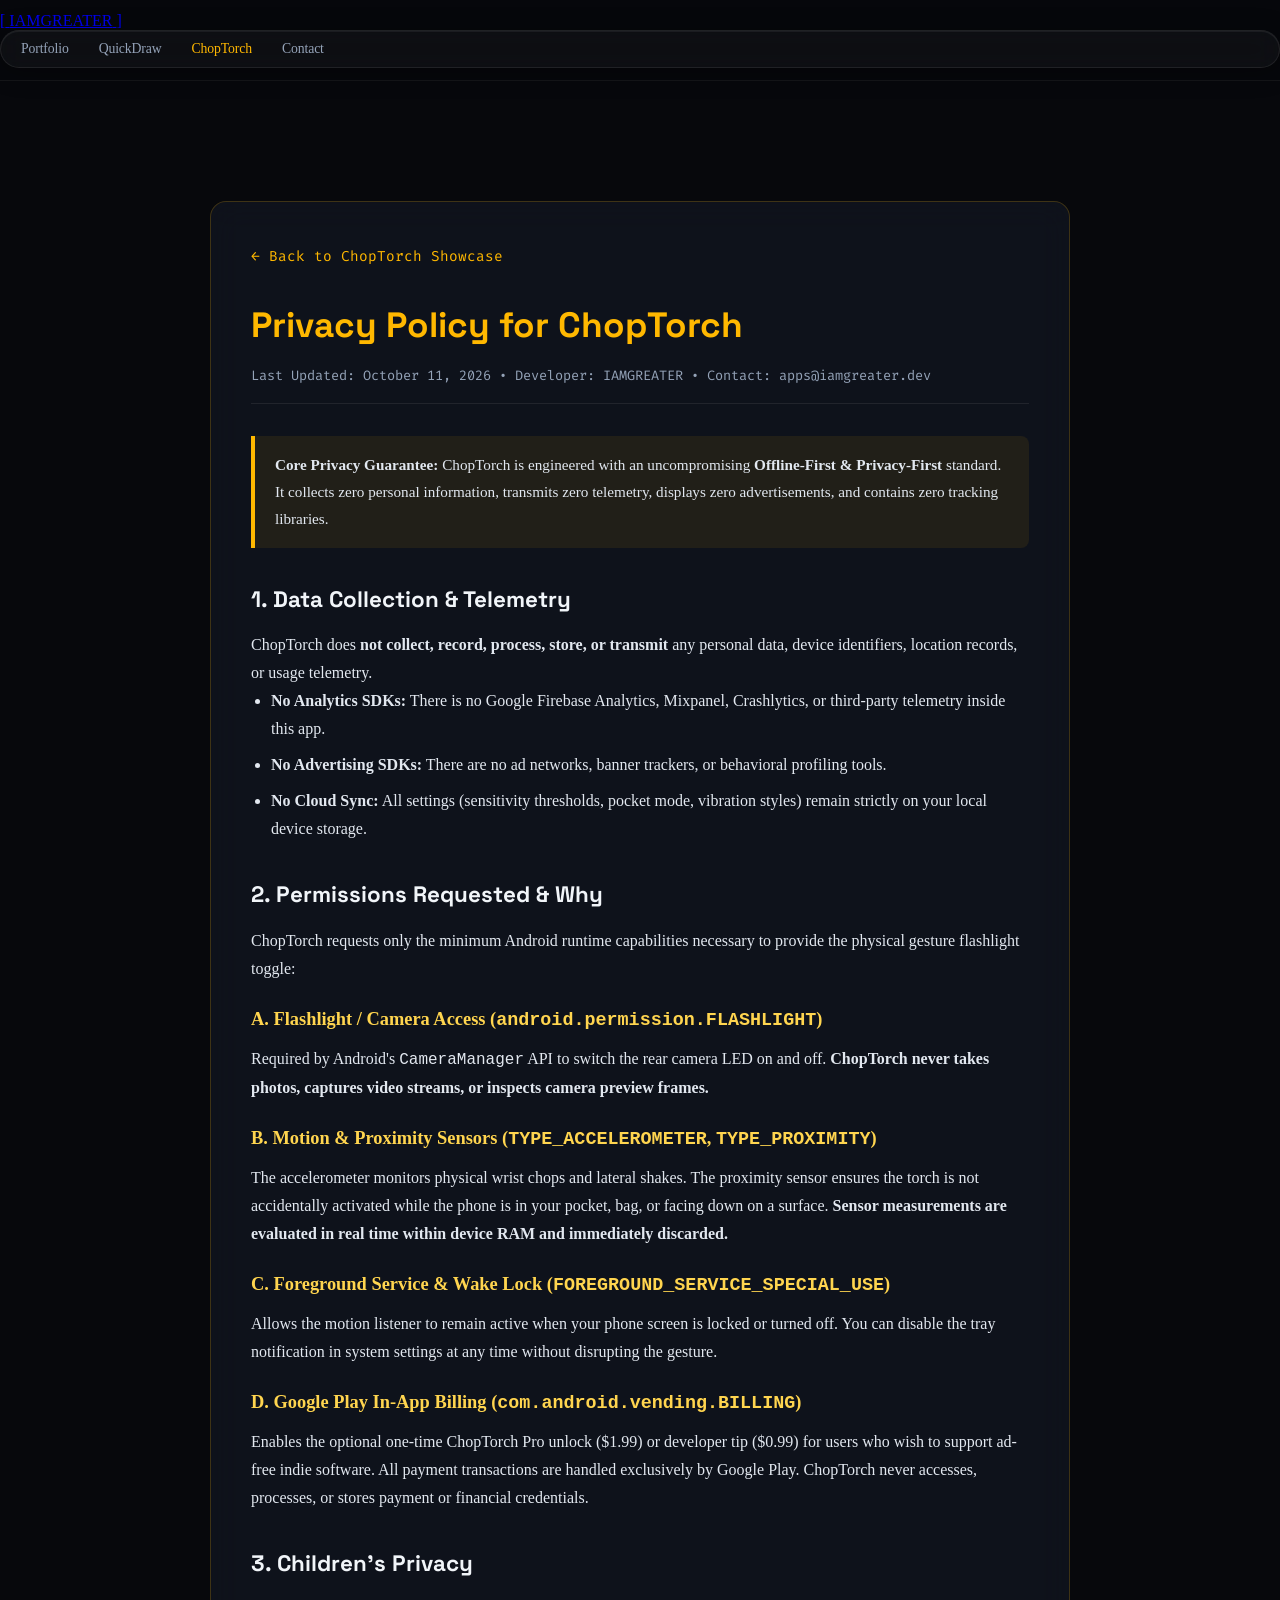
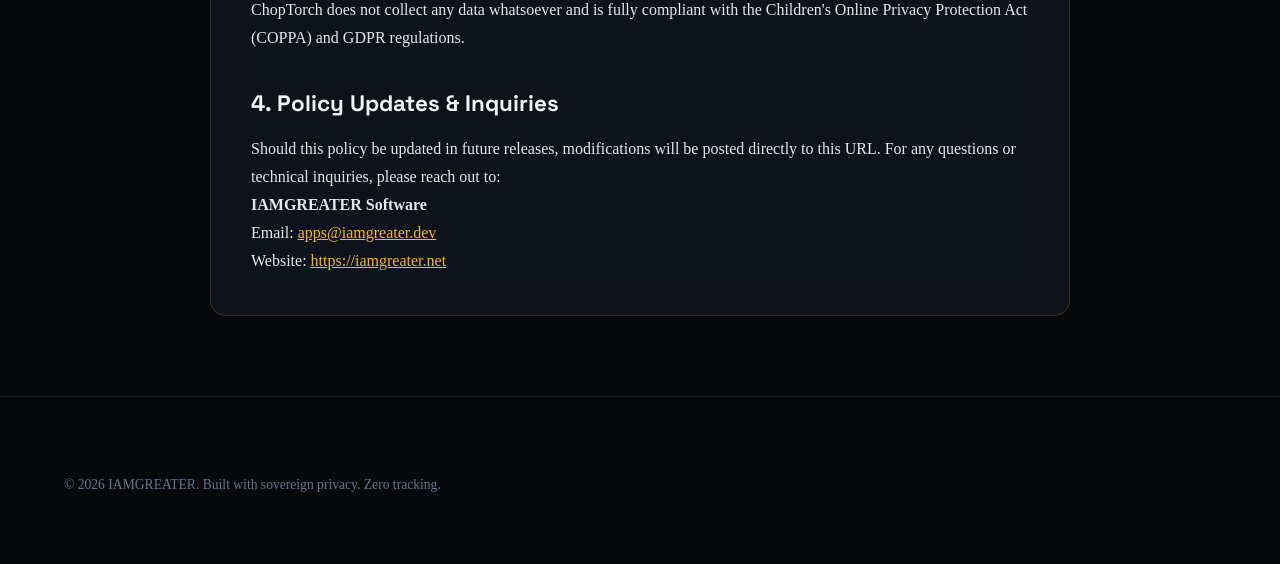
<file: choptorch-privacy.html>
<!DOCTYPE html>
<html lang="en">
<head>
  <meta charset="UTF-8">
  <meta name="viewport" content="width=device-width, initial-scale=1.0">
  <title>Privacy Policy | ChopTorch — IAMGREATER</title>
  <meta name="description" content="Official Privacy Policy for ChopTorch by IAMGREATER. Zero tracking, zero telemetry, 100% offline.">
  <link rel="preconnect" href="https://fonts.googleapis.com">
  <link rel="preconnect" href="https://fonts.gstatic.com" crossorigin>
  <link href="https://fonts.googleapis.com/css2?family=Fira+Code:wght@400;500;600&family=Space+Grotesk:wght@300;400;500;600;700&display=swap" rel="stylesheet">
  <link rel="stylesheet" href="styles.css">
  <link rel="icon" type="image/png" href="assets/choptorch-icon.png">
  <style>
    .policy-container {
      max-width: 860px;
      margin: 120px auto 80px;
      padding: 40px;
      background: rgba(18, 22, 32, 0.75);
      border: 1px solid rgba(255, 184, 0, 0.2);
      border-radius: 16px;
      backdrop-filter: blur(16px);
      color: #e2e8f0;
      line-height: 1.75;
    }
    .policy-container h1 {
      font-size: 2.2rem;
      margin-bottom: 8px;
      color: #ffb800;
      font-family: 'Space Grotesk', sans-serif;
    }
    .policy-meta {
      font-family: 'Fira Code', monospace;
      font-size: 0.85rem;
      color: #94a3b8;
      margin-bottom: 32px;
      border-bottom: 1px solid rgba(255, 255, 255, 0.08);
      padding-bottom: 16px;
    }
    .policy-container h2 {
      font-size: 1.4rem;
      margin-top: 32px;
      margin-bottom: 12px;
      color: #f1f5f9;
      font-family: 'Space Grotesk', sans-serif;
    }
    .policy-container h3 {
      font-size: 1.15rem;
      margin-top: 20px;
      margin-bottom: 8px;
      color: #ffd54f;
    }
    .policy-container ul {
      margin-left: 20px;
      margin-bottom: 16px;
    }
    .policy-container li {
      margin-bottom: 8px;
    }
    .highlight-box {
      background: rgba(255, 184, 0, 0.08);
      border-left: 4px solid #ffb800;
      padding: 16px 20px;
      border-radius: 0 8px 8px 0;
      margin: 24px 0;
      font-size: 0.95rem;
    }
    .back-nav {
      margin-bottom: 24px;
    }
    .back-nav a {
      color: #ffb800;
      text-decoration: none;
      font-family: 'Fira Code', monospace;
      font-size: 0.9rem;
      display: inline-flex;
      align-items: center;
      gap: 6px;
    }
    .back-nav a:hover {
      text-decoration: underline;
    }
  </style>
</head>
<body>

  <!-- Navigation Bar -->
  <header class="navbar" id="navbar">
    <div class="nav-container">
      <a href="index.html" class="nav-brand">
        <span class="brand-bracket">[</span>
        <span class="brand-name">IAMGREATER</span>
        <span class="brand-bracket">]</span>
      </a>
      <nav class="nav-links">
        <a href="index.html#showcase">Portfolio</a>
        <a href="quickdraw.html">QuickDraw</a>
        <a href="choptorch.html" style="color: #ffb800;">ChopTorch</a>
        <a href="index.html#contact">Contact</a>
      </nav>
    </div>
  </header>

  <main class="policy-container">
    <div class="back-nav">
      <a href="choptorch.html">← Back to ChopTorch Showcase</a>
    </div>

    <h1>Privacy Policy for ChopTorch</h1>
    <div class="policy-meta">
      Last Updated: October 11, 2026 • Developer: IAMGREATER • Contact: apps@iamgreater.dev
    </div>

    <div class="highlight-box">
      <strong>Core Privacy Guarantee:</strong> ChopTorch is engineered with an uncompromising <strong>Offline-First & Privacy-First</strong> standard. It collects zero personal information, transmits zero telemetry, displays zero advertisements, and contains zero tracking libraries.
    </div>

    <h2>1. Data Collection & Telemetry</h2>
    <p>
      ChopTorch does <strong>not collect, record, process, store, or transmit</strong> any personal data, device identifiers, location records, or usage telemetry.
    </p>
    <ul>
      <li><strong>No Analytics SDKs:</strong> There is no Google Firebase Analytics, Mixpanel, Crashlytics, or third-party telemetry inside this app.</li>
      <li><strong>No Advertising SDKs:</strong> There are no ad networks, banner trackers, or behavioral profiling tools.</li>
      <li><strong>No Cloud Sync:</strong> All settings (sensitivity thresholds, pocket mode, vibration styles) remain strictly on your local device storage.</li>
    </ul>

    <h2>2. Permissions Requested & Why</h2>
    <p>
      ChopTorch requests only the minimum Android runtime capabilities necessary to provide the physical gesture flashlight toggle:
    </p>

    <h3>A. Flashlight / Camera Access (<code>android.permission.FLASHLIGHT</code>)</h3>
    <p>
      Required by Android's <code>CameraManager</code> API to switch the rear camera LED on and off. <strong>ChopTorch never takes photos, captures video streams, or inspects camera preview frames.</strong>
    </p>

    <h3>B. Motion & Proximity Sensors (<code>TYPE_ACCELEROMETER</code>, <code>TYPE_PROXIMITY</code>)</h3>
    <p>
      The accelerometer monitors physical wrist chops and lateral shakes. The proximity sensor ensures the torch is not accidentally activated while the phone is in your pocket, bag, or facing down on a surface. <strong>Sensor measurements are evaluated in real time within device RAM and immediately discarded.</strong>
    </p>

    <h3>C. Foreground Service & Wake Lock (<code>FOREGROUND_SERVICE_SPECIAL_USE</code>)</h3>
    <p>
      Allows the motion listener to remain active when your phone screen is locked or turned off. You can disable the tray notification in system settings at any time without disrupting the gesture.
    </p>

    <h3>D. Google Play In-App Billing (<code>com.android.vending.BILLING</code>)</h3>
    <p>
      Enables the optional one-time ChopTorch Pro unlock ($1.99) or developer tip ($0.99) for users who wish to support ad-free indie software. All payment transactions are handled exclusively by Google Play. ChopTorch never accesses, processes, or stores payment or financial credentials.
    </p>

    <h2>3. Children's Privacy</h2>
    <p>
      ChopTorch does not collect any data whatsoever and is fully compliant with the Children's Online Privacy Protection Act (COPPA) and GDPR regulations.
    </p>

    <h2>4. Policy Updates & Inquiries</h2>
    <p>
      Should this policy be updated in future releases, modifications will be posted directly to this URL. For any questions or technical inquiries, please reach out to:
    </p>
    <p>
      <strong>IAMGREATER Software</strong><br>
      Email: <a href="mailto:apps@iamgreater.dev" style="color: #ffb800;">apps@iamgreater.dev</a><br>
      Website: <a href="https://iamgreater.net" style="color: #ffb800;">https://iamgreater.net</a>
    </p>
  </main>

  <footer class="footer">
    <div class="container footer-content" style="text-align: center; padding: 40px 0; color: #64748b; font-size: 0.85rem;">
      <p>© 2026 IAMGREATER. Built with sovereign privacy. Zero tracking.</p>
    </div>
  </footer>

</body>
</html>
</file>
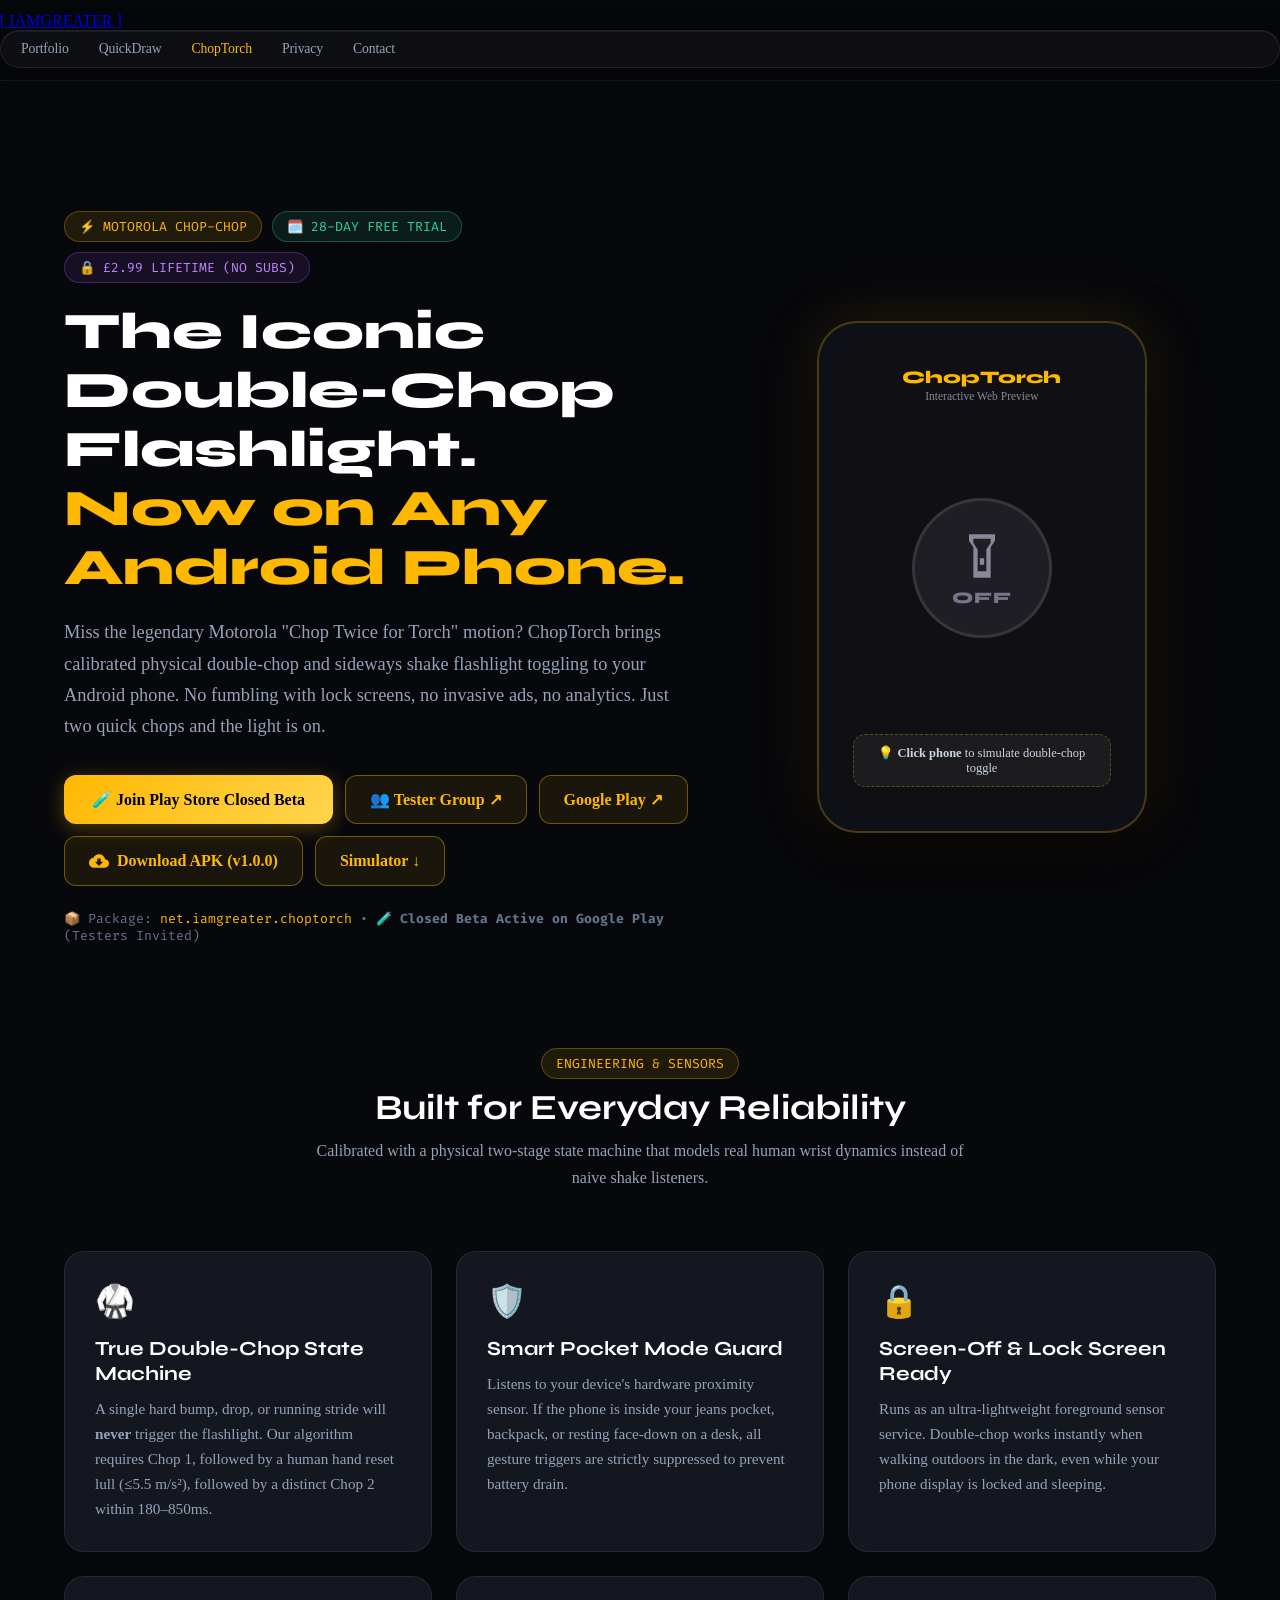
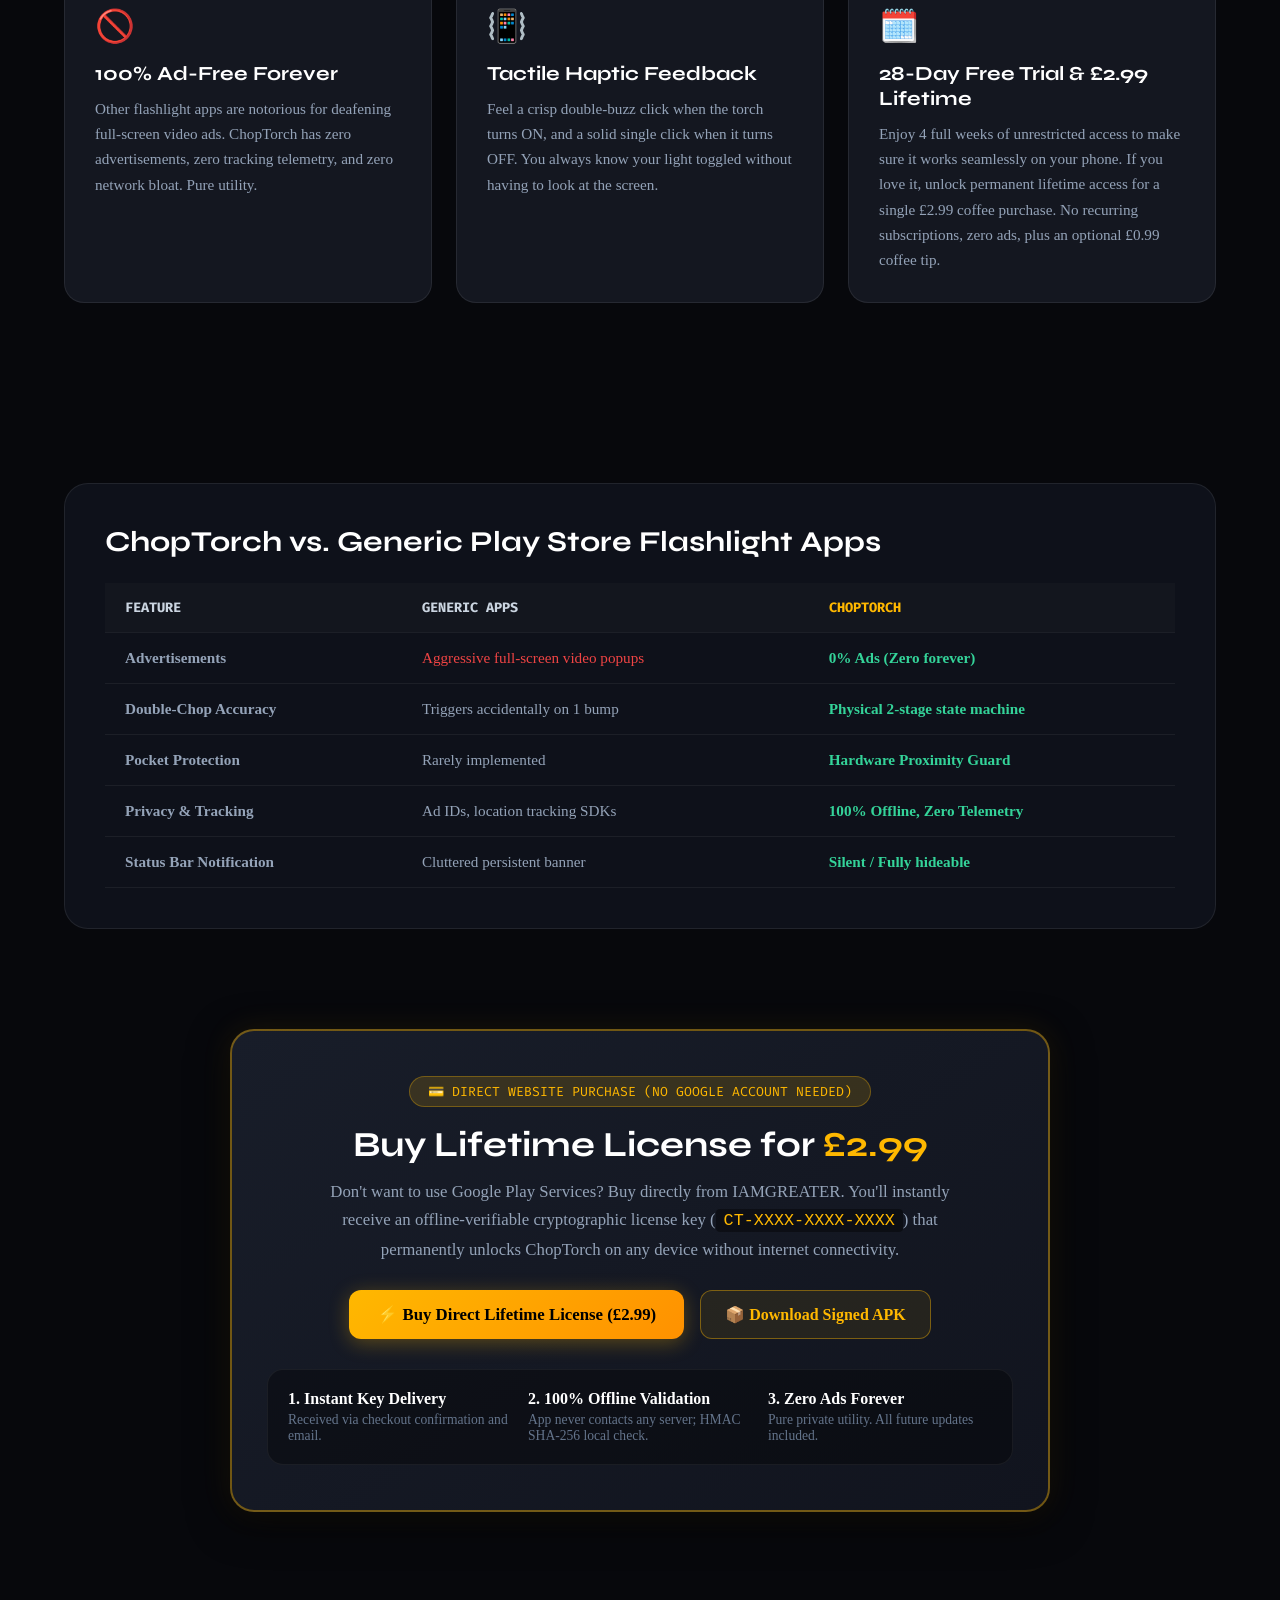
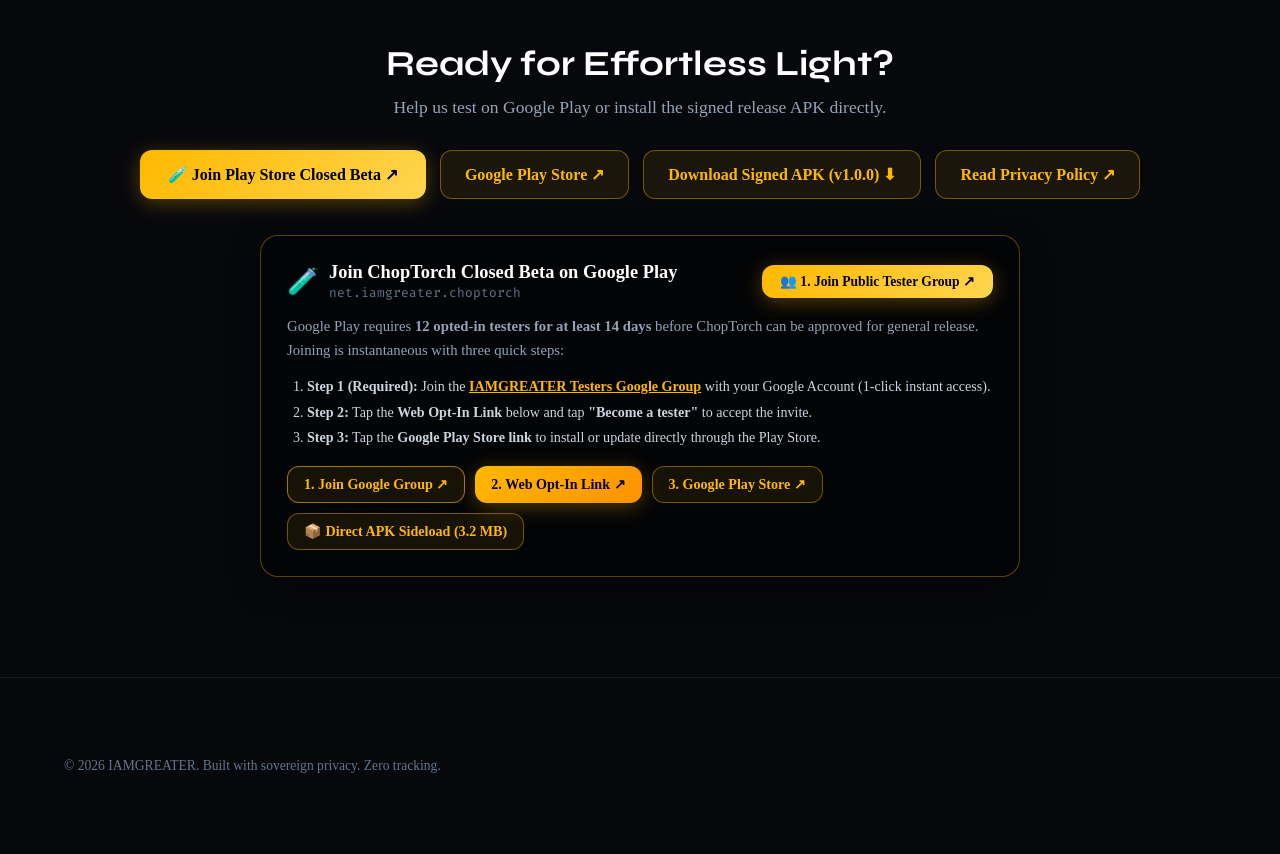
<file: choptorch.html>
<!DOCTYPE html>
<html lang="en">
<head>
  <meta charset="UTF-8">
  <meta name="viewport" content="width=device-width, initial-scale=1.0">
  <title>ChopTorch | Motorola Double-Chop Flashlight Gesture for Android</title>
  <meta name="description" content="Official showcase, interactive simulator, and APK download for ChopTorch by IAMGREATER. 100% ad-free Motorola double-chop & sideways shake flashlight for Android.">
  <link rel="preconnect" href="https://fonts.googleapis.com">
  <link rel="preconnect" href="https://fonts.gstatic.com" crossorigin>
  <link href="https://fonts.googleapis.com/css2?family=Fira+Code:wght@400;500;600&family=Space+Grotesk:wght@300;400;500;600;700&family=Syne:wght@700;800&display=swap" rel="stylesheet">
  <link rel="stylesheet" href="styles.css">
  <link rel="icon" type="image/png" href="assets/choptorch-icon.png">
  <style>
    /* Specific ChopTorch Showcase Styles */
    :root {
      --amber-primary: #ffb800;
      --amber-glow: #ffd54f;
      --amber-dark: #c78700;
      --bg-dark-card: #141720;
    }

    .ct-hero {
      padding: 130px 0 70px;
      position: relative;
    }
    .ct-hero-grid {
      display: grid;
      grid-template-columns: 1.15fr 0.85fr;
      gap: 50px;
      align-items: center;
    }
    .ct-badge-row {
      display: flex;
      flex-wrap: wrap;
      gap: 10px;
      margin-bottom: 20px;
    }
    .ct-badge {
      font-family: var(--font-mono);
      font-size: 0.82rem;
      padding: 6px 14px;
      border-radius: 999px;
      border: 1px solid rgba(255, 184, 0, 0.3);
      background: rgba(255, 184, 0, 0.1);
      color: var(--amber-primary);
    }
    .ct-badge.green {
      border-color: rgba(52, 211, 153, 0.3);
      background: rgba(52, 211, 153, 0.1);
      color: #34d399;
    }
    .ct-badge.purple {
      border-color: rgba(168, 85, 247, 0.3);
      background: rgba(168, 85, 247, 0.1);
      color: #c084fc;
    }
    .ct-title {
      font-family: var(--font-heading);
      font-size: 3.2rem;
      font-weight: 800;
      line-height: 1.15;
      margin-bottom: 20px;
      color: #ffffff;
    }
    .ct-sub {
      font-size: 1.15rem;
      line-height: 1.7;
      color: var(--text-secondary);
      margin-bottom: 32px;
    }

    /* Interactive Simulator */
    .ct-mockup-wrapper {
      position: relative;
      max-width: 330px;
      margin: 0 auto;
    }
    .ct-phone-mockup {
      position: relative;
      border-radius: 40px;
      padding: 14px;
      background: #0d1017;
      border: 2px solid rgba(255, 184, 0, 0.25);
      box-shadow: 0 24px 60px rgba(0, 0, 0, 0.8), 0 0 60px rgba(255, 184, 0, 0.15);
      cursor: pointer;
      user-select: none;
      transition: transform 0.15s ease, box-shadow 0.3s ease;
    }
    .ct-phone-mockup:hover {
      transform: translateY(-4px);
    }
    .ct-screen {
      border-radius: 30px;
      background: #101014;
      padding: 30px 20px;
      text-align: center;
      position: relative;
      overflow: hidden;
      min-height: 480px;
      display: flex;
      flex-direction: column;
      align-items: center;
      justify-content: space-between;
    }
    .torch-beam {
      position: absolute;
      top: -120px;
      left: 50%;
      transform: translateX(-50%);
      width: 240px;
      height: 240px;
      background: radial-gradient(circle, rgba(255, 213, 79, 0.5) 0%, rgba(255, 184, 0, 0.15) 50%, transparent 70%);
      pointer-events: none;
      opacity: 0;
      transition: opacity 0.3s ease;
    }
    .torch-active .torch-beam {
      opacity: 1;
    }
    .torch-button-circle {
      width: 140px;
      height: 140px;
      border-radius: 50%;
      background: #1e1e24;
      border: 3px solid rgba(255, 255, 255, 0.1);
      display: flex;
      flex-direction: column;
      align-items: center;
      justify-content: center;
      margin: 30px 0;
      transition: all 0.3s cubic-bezier(0.175, 0.885, 0.32, 1.275);
    }
    .torch-active .torch-button-circle {
      background: var(--amber-primary);
      border-color: var(--amber-glow);
      box-shadow: 0 0 45px rgba(255, 184, 0, 0.8);
      transform: scale(1.05);
    }
    .torch-icon-svg {
      width: 52px;
      height: 52px;
      fill: #888899;
      transition: fill 0.3s ease;
    }
    .torch-active .torch-icon-svg {
      fill: #000000;
    }
    .torch-status-text {
      font-family: var(--font-heading);
      font-weight: 800;
      font-size: 1rem;
      letter-spacing: 1px;
      margin-top: 6px;
      color: #777788;
      transition: color 0.3s ease;
    }
    .torch-active .torch-status-text {
      color: #000000;
    }
    .sim-hint {
      background: rgba(255, 255, 255, 0.05);
      border: 1px dashed rgba(255, 184, 0, 0.3);
      padding: 10px 14px;
      border-radius: 12px;
      font-size: 0.78rem;
      color: #cbd5e1;
    }

    .ct-actions {
      display: flex;
      flex-wrap: wrap;
      gap: 14px;
      margin-bottom: 24px;
    }
    .btn-gold {
      background: linear-gradient(135deg, #ffb800, #ff9100);
      color: #000000 !important;
      font-weight: 700;
      padding: 14px 28px;
      border-radius: 12px;
      text-decoration: none;
      display: inline-flex;
      align-items: center;
      gap: 10px;
      box-shadow: 0 4px 20px rgba(255, 184, 0, 0.3);
      transition: transform 0.2s, box-shadow 0.2s;
    }
    .btn-gold:hover {
      transform: translateY(-2px);
      box-shadow: 0 6px 26px rgba(255, 184, 0, 0.45);
    }
    .btn-outline-gold {
      border: 1px solid rgba(255, 184, 0, 0.4);
      background: rgba(255, 184, 0, 0.08);
      color: #ffb800 !important;
      font-weight: 600;
      padding: 14px 24px;
      border-radius: 12px;
      text-decoration: none;
      display: inline-flex;
      align-items: center;
      gap: 8px;
      transition: background 0.2s;
    }
    .btn-outline-gold:hover {
      background: rgba(255, 184, 0, 0.16);
    }

    /* Features Grid */
    .features-grid {
      display: grid;
      grid-template-columns: repeat(auto-fit, minmax(310px, 1fr));
      gap: 24px;
      margin: 60px 0;
    }
    .f-card {
      background: var(--bg-dark-card);
      border: 1px solid rgba(255, 255, 255, 0.08);
      border-radius: 20px;
      padding: 30px;
      transition: border-color 0.2s;
    }
    .f-card:hover {
      border-color: rgba(255, 184, 0, 0.35);
    }
    .f-icon {
      font-size: 2rem;
      margin-bottom: 16px;
      display: inline-block;
    }
    .f-title {
      font-family: var(--font-heading);
      font-size: 1.25rem;
      color: #ffffff;
      margin-bottom: 10px;
    }
    .f-desc {
      color: #94a3b8;
      font-size: 0.95rem;
      line-height: 1.65;
    }

    /* Comparison Table */
    .comparison-section {
      margin: 80px 0;
      padding: 40px;
      background: #0e111a;
      border: 1px solid rgba(255, 255, 255, 0.08);
      border-radius: 24px;
    }
    .comp-table {
      width: 100%;
      border-collapse: collapse;
      margin-top: 24px;
    }
    .comp-table th, .comp-table td {
      padding: 16px 20px;
      text-align: left;
      border-bottom: 1px solid rgba(255, 255, 255, 0.06);
    }
    .comp-table th {
      color: #cbd5e1;
      font-family: var(--font-mono);
      font-size: 0.85rem;
      background: rgba(255, 255, 255, 0.02);
    }
    .comp-table td {
      color: #94a3b8;
      font-size: 0.95rem;
    }

    @media (max-width: 900px) {
      .ct-hero-grid {
        grid-template-columns: 1fr;
        text-align: center;
      }
      .ct-badge-row, .ct-actions {
        justify-content: center;
      }
      .ct-title {
        font-size: 2.4rem;
      }
    }
  </style>
</head>
<body>

  <!-- Navigation Bar -->
  <header class="navbar" id="navbar">
    <div class="nav-container">
      <a href="index.html" class="nav-brand">
        <span class="brand-bracket">[</span>
        <span class="brand-name">IAMGREATER</span>
        <span class="brand-bracket">]</span>
      </a>
      <nav class="nav-links">
        <a href="index.html#showcase">Portfolio</a>
        <a href="quickdraw.html">QuickDraw</a>
        <a href="choptorch.html" style="color: var(--amber-primary);">ChopTorch</a>
        <a href="choptorch-privacy.html">Privacy</a>
        <a href="index.html#contact">Contact</a>
      </nav>
    </div>
  </header>

  <!-- Hero Section -->
  <section class="ct-hero">
    <div class="container">
      <div class="ct-hero-grid">
        <div class="ct-hero-content">
          <div class="ct-badge-row">
            <span class="ct-badge">⚡ MOTOROLA CHOP-CHOP</span>
            <span class="ct-badge green">🗓️ 28-DAY FREE TRIAL</span>
            <span class="ct-badge purple">🔒 £2.99 LIFETIME (NO SUBS)</span>
          </div>

          <h1 class="ct-title">
            The Iconic Double-Chop Flashlight.<br>
            <span style="color: var(--amber-primary);">Now on Any Android Phone.</span>
          </h1>

          <p class="ct-sub">
            Miss the legendary Motorola "Chop Twice for Torch" motion? ChopTorch brings calibrated physical double-chop and sideways shake flashlight toggling to your Android phone. No fumbling with lock screens, no invasive ads, no analytics. Just two quick chops and the light is on.
          </p>

          <div class="ct-actions" style="display: flex; gap: 12px; flex-wrap: wrap;">
            <a href="#beta-testing" class="btn-gold" style="background: linear-gradient(135deg, #ffb800, #ffd54f); color: #0a0e1a; font-weight: 700;">
              🧪 Join Play Store Closed Beta
            </a>
            <a href="https://groups.google.com/g/iamgreater-testers" target="_blank" rel="noopener" class="btn-outline-gold">
              👥 Tester Group ↗
            </a>
            <a href="https://play.google.com/store/apps/details?id=net.iamgreater.choptorch" target="_blank" rel="noopener" class="btn-outline-gold">
              Google Play ↗
            </a>
            <a href="assets/ChopTorch.apk" class="btn-outline-gold" download>
              <svg width="20" height="20" viewBox="0 0 24 24" fill="currentColor"><path d="M19.35 10.04C18.67 6.59 15.64 4 12 4 9.11 4 6.6 5.64 5.35 8.04 2.34 8.36 0 10.91 0 14c0 3.31 2.69 6 6 6h13c2.76 0 5-2.24 5-5 0-2.64-2.05-4.78-4.65-4.96zM17 13l-5 5-5-5h3V9h4v4h3z"/></svg>
              Download APK (v1.0.0)
            </a>
            <a href="#simulator" class="btn-outline-gold">
              Simulator ↓
            </a>
          </div>

          <div style="font-family: var(--font-mono); font-size: 0.82rem; color: #64748b;">
            📦 Package: <span style="color: var(--amber-primary);">net.iamgreater.choptorch</span> • 🧪 <strong>Closed Beta Active on Google Play</strong> (Testers Invited)
          </div>
        </div>

        <!-- Interactive Phone Simulator -->
        <div class="ct-mockup-wrapper" id="simulator">
          <div class="ct-phone-mockup" id="phoneMockup" onclick="toggleSimTorch()">
            <div class="ct-screen" id="simScreen">
              <div class="torch-beam"></div>

              <div>
                <div style="font-family: var(--font-heading); font-weight: 800; font-size: 1.1rem; color: var(--amber-primary);">ChopTorch</div>
                <div style="font-size: 0.72rem; color: #888899; margin-top: 2px;">Interactive Web Preview</div>
              </div>

              <div class="torch-button-circle" id="simButton">
                <svg class="torch-icon-svg" viewBox="0 0 24 24">
                  <path d="M6 2h12v3l-2 3v14H8V8L6 5V2zm4 7v10h4V9l2-3V4H8v2l2 3zm1 4h2v3h-2v-3z"/>
                </svg>
                <div class="torch-status-text" id="simStatus">OFF</div>
              </div>

              <div class="sim-hint">
                💡 <strong>Click phone</strong> to simulate double-chop toggle
              </div>
            </div>
          </div>
        </div>
      </div>
    </div>
  </section>

  <!-- Features Section -->
  <section class="container" style="padding: 40px 0;">
    <div style="text-align: center; max-width: 650px; margin: 0 auto;">
      <span class="ct-badge">ENGINEERING & SENSORS</span>
      <h2 style="font-family: var(--font-heading); font-size: 2.2rem; color: #fff; margin-top: 14px;">Built for Everyday Reliability</h2>
      <p style="color: #94a3b8; line-height: 1.7; margin-top: 8px;">Calibrated with a physical two-stage state machine that models real human wrist dynamics instead of naive shake listeners.</p>
    </div>

    <div class="features-grid">
      <div class="f-card">
        <div class="f-icon">🥋</div>
        <h3 class="f-title">True Double-Chop State Machine</h3>
        <p class="f-desc">A single hard bump, drop, or running stride will <strong>never</strong> trigger the flashlight. Our algorithm requires Chop 1, followed by a human hand reset lull (&le;5.5 m/s²), followed by a distinct Chop 2 within 180–850ms.</p>
      </div>

      <div class="f-card">
        <div class="f-icon">🛡️</div>
        <h3 class="f-title">Smart Pocket Mode Guard</h3>
        <p class="f-desc">Listens to your device's hardware proximity sensor. If the phone is inside your jeans pocket, backpack, or resting face-down on a desk, all gesture triggers are strictly suppressed to prevent battery drain.</p>
      </div>

      <div class="f-card">
        <div class="f-icon">🔒</div>
        <h3 class="f-title">Screen-Off & Lock Screen Ready</h3>
        <p class="f-desc">Runs as an ultra-lightweight foreground sensor service. Double-chop works instantly when walking outdoors in the dark, even while your phone display is locked and sleeping.</p>
      </div>

      <div class="f-card">
        <div class="f-icon">🚫</div>
        <h3 class="f-title">100% Ad-Free Forever</h3>
        <p class="f-desc">Other flashlight apps are notorious for deafening full-screen video ads. ChopTorch has zero advertisements, zero tracking telemetry, and zero network bloat. Pure utility.</p>
      </div>

      <div class="f-card">
        <div class="f-icon">📳</div>
        <h3 class="f-title">Tactile Haptic Feedback</h3>
        <p class="f-desc">Feel a crisp double-buzz click when the torch turns ON, and a solid single click when it turns OFF. You always know your light toggled without having to look at the screen.</p>
      </div>

      <div class="f-card">
        <div class="f-icon">🗓️</div>
        <h3 class="f-title">28-Day Free Trial & £2.99 Lifetime</h3>
        <p class="f-desc">Enjoy 4 full weeks of unrestricted access to make sure it works seamlessly on your phone. If you love it, unlock permanent lifetime access for a single £2.99 coffee purchase. No recurring subscriptions, zero ads, plus an optional £0.99 coffee tip.</p>
      </div>
    </div>
  </section>

  <!-- Comparison Table -->
  <section class="container">
    <div class="comparison-section">
      <h2 style="font-family: var(--font-heading); font-size: 1.8rem; color: #fff;">ChopTorch vs. Generic Play Store Flashlight Apps</h2>
      <table class="comp-table">
        <thead>
          <tr>
            <th>FEATURE</th>
            <th>GENERIC APPS</th>
            <th style="color: var(--amber-primary);">CHOPTORCH</th>
          </tr>
        </thead>
        <tbody>
          <tr>
            <td><strong>Advertisements</strong></td>
            <td style="color: #ef4444;">Aggressive full-screen video popups</td>
            <td style="color: #34d399; font-weight: bold;">0% Ads (Zero forever)</td>
          </tr>
          <tr>
            <td><strong>Double-Chop Accuracy</strong></td>
            <td>Triggers accidentally on 1 bump</td>
            <td style="color: #34d399; font-weight: bold;">Physical 2-stage state machine</td>
          </tr>
          <tr>
            <td><strong>Pocket Protection</strong></td>
            <td>Rarely implemented</td>
            <td style="color: #34d399; font-weight: bold;">Hardware Proximity Guard</td>
          </tr>
          <tr>
            <td><strong>Privacy & Tracking</strong></td>
            <td>Ad IDs, location tracking SDKs</td>
            <td style="color: #34d399; font-weight: bold;">100% Offline, Zero Telemetry</td>
          </tr>
          <tr>
            <td><strong>Status Bar Notification</strong></td>
            <td>Cluttered persistent banner</td>
            <td style="color: #34d399; font-weight: bold;">Silent / Fully hideable</td>
          </tr>
        </tbody>
      </table>
    </div>
  </section>

  <!-- Buy Direct on Website Section -->
  <section class="container" id="buy-direct" style="padding: 20px 0 60px;">
    <div style="background: linear-gradient(145deg, #181d29, #11141e); border: 2px solid rgba(255, 184, 0, 0.4); border-radius: 24px; padding: 45px 35px; text-align: center; max-width: 820px; margin: 0 auto; box-shadow: 0 10px 40px rgba(0, 0, 0, 0.6), 0 0 30px rgba(255, 184, 0, 0.1);">
      <div style="display: inline-block; background: rgba(255, 184, 0, 0.15); border: 1px solid rgba(255, 184, 0, 0.3); border-radius: 999px; padding: 6px 18px; color: var(--amber-primary); font-family: var(--font-mono); font-size: 0.82rem; margin-bottom: 16px;">
        💳 DIRECT WEBSITE PURCHASE (NO GOOGLE ACCOUNT NEEDED)
      </div>
      <h2 style="font-family: var(--font-heading); font-size: 2.2rem; color: #ffffff; margin-bottom: 12px;">
        Buy Lifetime License for <span style="color: var(--amber-primary);">£2.99</span>
      </h2>
      <p style="color: #94a3b8; font-size: 1.05rem; line-height: 1.7; max-width: 650px; margin: 0 auto 26px;">
        Don't want to use Google Play Services? Buy directly from IAMGREATER. You'll instantly receive an offline-verifiable cryptographic license key (<code style="color: var(--amber-primary); background: rgba(0,0,0,0.4); padding: 2px 8px; border-radius: 4px;">CT-XXXX-XXXX-XXXX</code>) that permanently unlocks ChopTorch on any device without internet connectivity.
      </p>

      <div style="display: flex; justify-content: center; gap: 16px; flex-wrap: wrap; margin-bottom: 30px;">
        <a href="mailto:support@iamgreater.net?subject=Buy%20ChopTorch%20Lifetime%20License%20%28%C2%A32.99%29&body=Hi%2C%0A%0AI%20would%20like%20to%20buy%20a%20pro%20license.%0A%0APlease%20send%20the%20direct%20payment%20link%20%2F%20invoice.%0A%0AThank%20you!" class="btn-gold" style="font-size: 1.05rem;">
          ⚡ Buy Direct Lifetime License (£2.99)
        </a>
        <a href="assets/ChopTorch.apk" class="btn-outline-gold" download>
          📦 Download Signed APK
        </a>
      </div>

      <div style="display: grid; grid-template-columns: repeat(auto-fit, minmax(220px, 1fr)); gap: 16px; text-align: left; background: rgba(0, 0, 0, 0.35); border-radius: 16px; padding: 20px; border: 1px solid rgba(255, 255, 255, 0.06);">
        <div>
          <div style="color: #fff; font-weight: 600; margin-bottom: 4px;">1. Instant Key Delivery</div>
          <div style="color: #64748b; font-size: 0.85rem;">Received via checkout confirmation and email.</div>
        </div>
        <div>
          <div style="color: #fff; font-weight: 600; margin-bottom: 4px;">2. 100% Offline Validation</div>
          <div style="color: #64748b; font-size: 0.85rem;">App never contacts any server; HMAC SHA-256 local check.</div>
        </div>
        <div>
          <div style="color: #fff; font-weight: 600; margin-bottom: 4px;">3. Zero Ads Forever</div>
          <div style="color: #64748b; font-size: 0.85rem;">Pure private utility. All future updates included.</div>
        </div>
      </div>
    </div>
  </section>

  <!-- Download & Links CTA -->
  <section class="container" style="text-align: center; padding: 70px 0 100px;">
    <h2 style="font-family: var(--font-heading); font-size: 2.2rem; color: #ffffff;">Ready for Effortless Light?</h2>
    <p style="color: #94a3b8; margin: 12px 0 32px; font-size: 1.1rem;">
      Help us test on Google Play or install the signed release APK directly.
    </p>
    
    <div class="ct-actions" style="justify-content: center; gap: 14px; flex-wrap: wrap;">
      <a href="https://play.google.com/apps/testing/net.iamgreater.choptorch" target="_blank" rel="noopener" class="btn-gold" style="background: linear-gradient(135deg, #ffb800, #ffd54f); color: #0a0e1a; font-weight: 700;">
        🧪 Join Play Store Closed Beta ↗
      </a>
      <a href="https://play.google.com/store/apps/details?id=net.iamgreater.choptorch" target="_blank" rel="noopener" class="btn-outline-gold">
        Google Play Store ↗
      </a>
      <a href="assets/ChopTorch.apk" class="btn-outline-gold" download>
        Download Signed APK (v1.0.0) ⬇
      </a>
      <a href="choptorch-privacy.html" class="btn-outline-gold">
        Read Privacy Policy ↗
      </a>
    </div>

    <!-- Beta Testing Callout Card -->
    <div id="beta-testing" style="max-width: 760px; margin: 36px auto 0; background: rgba(0,0,0,0.5); border: 1px solid rgba(255, 184, 0, 0.35); border-radius: 18px; padding: 26px; text-align: left; box-shadow: 0 10px 30px rgba(0,0,0,0.5);">
      <div style="display: flex; align-items: center; justify-content: space-between; flex-wrap: wrap; gap: 12px; margin-bottom: 14px;">
        <div style="display: flex; align-items: center; gap: 10px;">
          <span style="font-size: 1.6rem;">🧪</span>
          <div>
            <strong style="color: #fff; font-size: 1.15rem; display: block;">Join ChopTorch Closed Beta on Google Play</strong>
            <span style="color: #64748b; font-size: 0.8rem; font-family: var(--font-mono);">net.iamgreater.choptorch</span>
          </div>
        </div>
        <a href="https://groups.google.com/g/iamgreater-testers" target="_blank" rel="noopener" class="btn-gold" style="padding: 8px 18px; font-size: 0.85rem; font-weight: 700; background: linear-gradient(135deg, #ffb800, #ffd54f); color: #0a0e1a;">
          👥 1. Join Public Tester Group ↗
        </a>
      </div>
      <p style="color: #94a3b8; font-size: 0.92rem; line-height: 1.6; margin-bottom: 12px;">
        Google Play requires <strong>12 opted-in testers for at least 14 days</strong> before ChopTorch can be approved for general release. Joining is instantaneous with three quick steps:
      </p>
      <ol style="color: #cbd5e1; font-size: 0.88rem; line-height: 1.8; margin-left: 20px; margin-bottom: 16px;">
        <li><strong>Step 1 (Required):</strong> Join the <a href="https://groups.google.com/g/iamgreater-testers" target="_blank" rel="noopener" style="color: var(--amber-primary); font-weight: 600; text-decoration: underline;">IAMGREATER Testers Google Group</a> with your Google Account (1-click instant access).</li>
        <li><strong>Step 2:</strong> Tap the <strong>Web Opt-In Link</strong> below and tap <strong>"Become a tester"</strong> to accept the invite.</li>
        <li><strong>Step 3:</strong> Tap the <strong>Google Play Store link</strong> to install or update directly through the Play Store.</li>
      </ol>
      <div style="display: flex; gap: 10px; flex-wrap: wrap;">
        <a href="https://groups.google.com/g/iamgreater-testers" target="_blank" rel="noopener" class="btn-outline-gold" style="padding: 9px 16px; font-size: 0.88rem; border-color: rgba(255, 184, 0, 0.6); color: var(--amber-primary);">
          1. Join Google Group ↗
        </a>
        <a href="https://play.google.com/apps/testing/net.iamgreater.choptorch" target="_blank" rel="noopener" class="btn-gold" style="padding: 9px 16px; font-size: 0.88rem;">
          2. Web Opt-In Link ↗
        </a>
        <a href="https://play.google.com/store/apps/details?id=net.iamgreater.choptorch" target="_blank" rel="noopener" class="btn-outline-gold" style="padding: 9px 16px; font-size: 0.88rem;">
          3. Google Play Store ↗
        </a>
        <a href="assets/ChopTorch.apk" class="btn-outline-gold" download style="padding: 9px 16px; font-size: 0.88rem;">
          📦 Direct APK Sideload (3.2 MB)
        </a>
      </div>
    </div>
  </section>

  <!-- Footer -->
  <footer class="footer">
    <div class="container footer-content" style="text-align: center; padding: 40px 0; color: #64748b; font-size: 0.85rem;">
      <p>© 2026 IAMGREATER. Built with sovereign privacy. Zero tracking.</p>
    </div>
  </footer>

  <script>
    let isTorchLit = false;
    function toggleSimTorch() {
      isTorchLit = !isTorchLit;
      const screen = document.getElementById('simScreen');
      const status = document.getElementById('simStatus');
      
      if (isTorchLit) {
        screen.classList.add('torch-active');
        status.textContent = 'LIT 🔦';
      } else {
        screen.classList.remove('torch-active');
        status.textContent = 'OFF';
      }

      // Haptic on supported browsers
      if (navigator.vibrate) {
        navigator.vibrate(isTorchLit ? [40, 60, 40] : 50);
      }
    }
  </script>
</body>
</html>
</file>
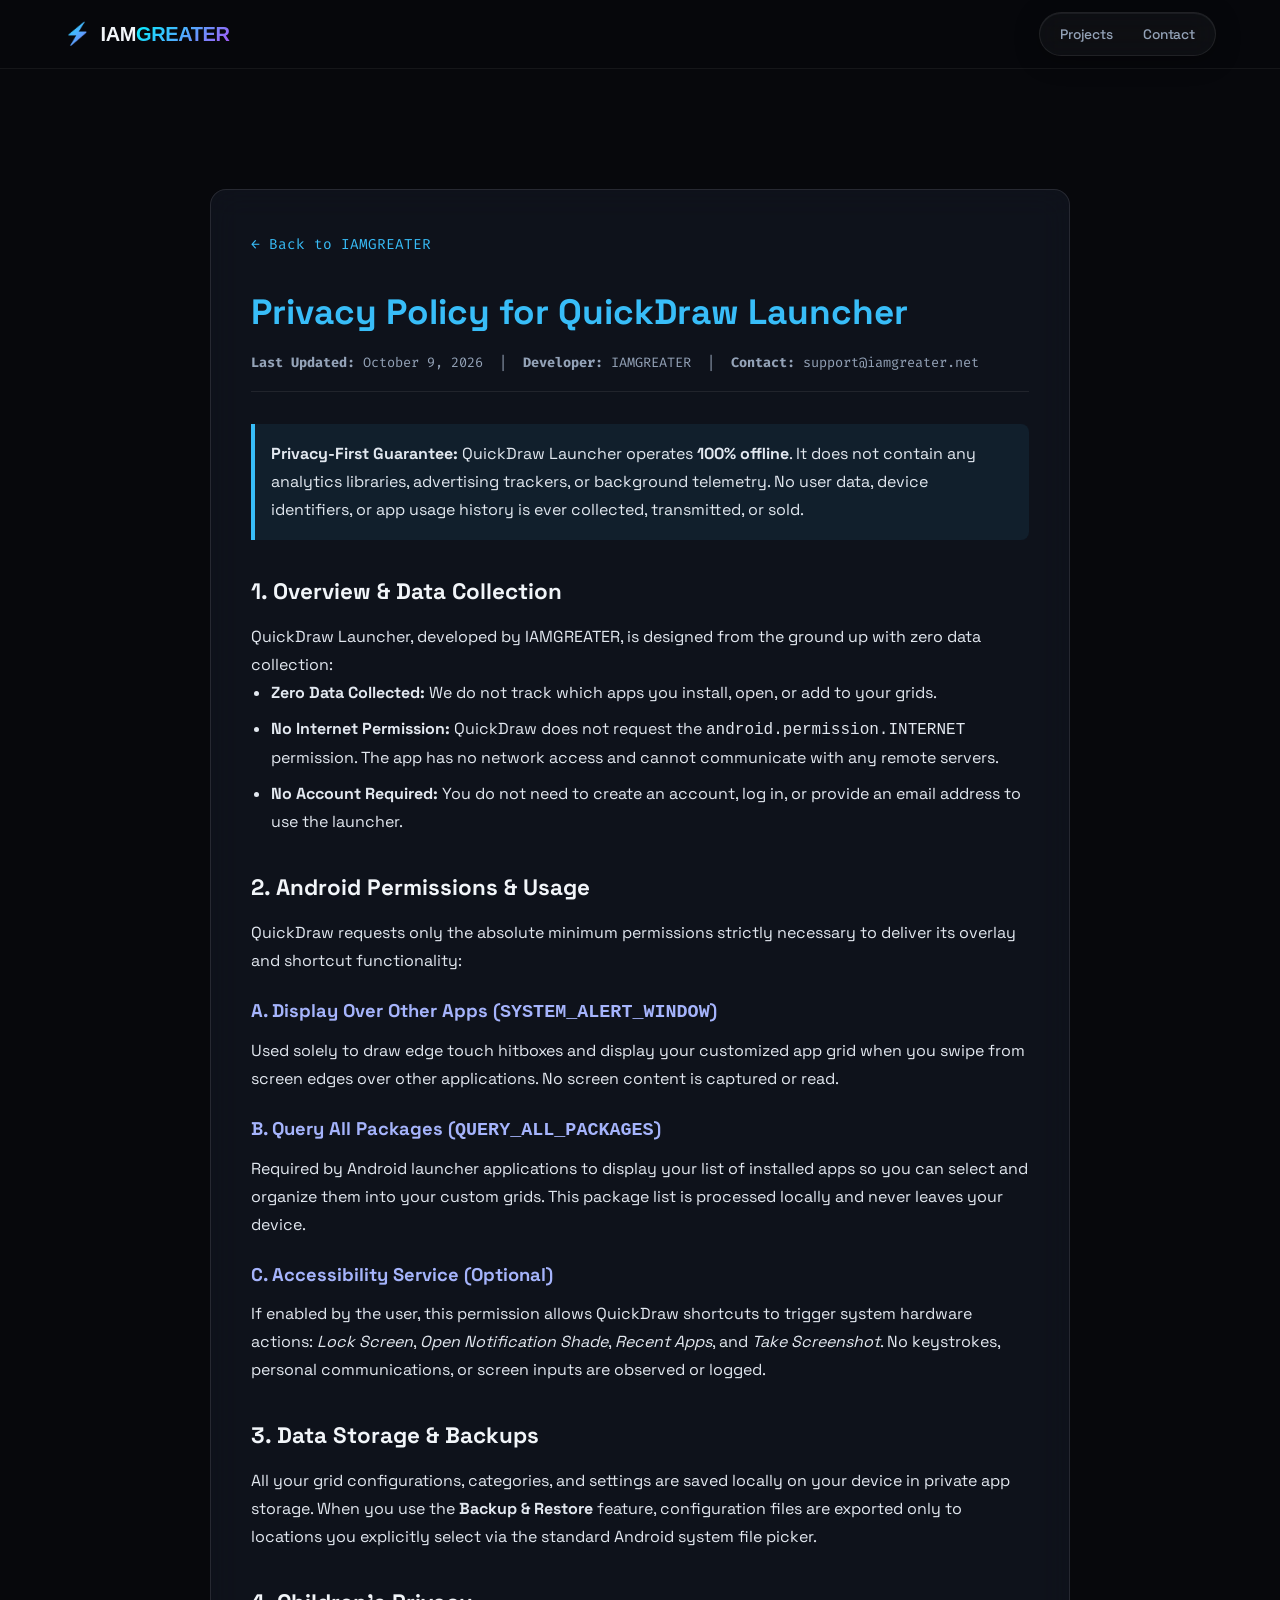
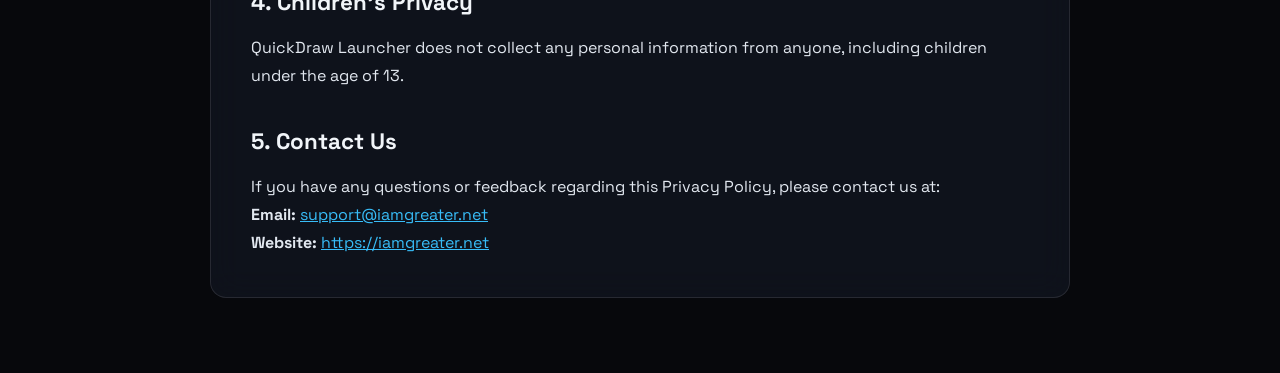
<file: privacy.html>
<!DOCTYPE html>
<html lang="en">
<head>
  <meta charset="UTF-8">
  <meta name="viewport" content="width=device-width, initial-scale=1.0">
  <title>Privacy Policy | QuickDraw Launcher — IAMGREATER</title>
  <meta name="description" content="Official Privacy Policy for QuickDraw Launcher by IAMGREATER. Zero tracking, zero telemetry, 100% offline.">
  <link rel="preconnect" href="https://fonts.googleapis.com">
  <link rel="preconnect" href="https://fonts.gstatic.com" crossorigin>
  <link href="https://fonts.googleapis.com/css2?family=Fira+Code:wght@400;500;600&family=Space+Grotesk:wght@300;400;500;600;700&display=swap" rel="stylesheet">
  <link rel="stylesheet" href="styles.css">
  <link rel="icon" type="image/svg+xml" href="data:image/svg+xml,<svg xmlns='http://www.w3.org/2000/svg' viewBox='0 0 100 100'><text y='.9em' font-size='90'>🛡️</text></svg>">
  <style>
    .policy-container {
      max-width: 860px;
      margin: 120px auto 80px;
      padding: 40px;
      background: rgba(18, 22, 32, 0.75);
      border: 1px solid rgba(255, 255, 255, 0.1);
      border-radius: 16px;
      backdrop-filter: blur(16px);
      color: #e2e8f0;
      line-height: 1.75;
    }
    .policy-container h1 {
      font-size: 2.2rem;
      margin-bottom: 8px;
      color: #38bdf8;
      font-family: 'Space Grotesk', sans-serif;
    }
    .policy-meta {
      font-family: 'Fira Code', monospace;
      font-size: 0.85rem;
      color: #94a3b8;
      margin-bottom: 32px;
      border-bottom: 1px solid rgba(255, 255, 255, 0.08);
      padding-bottom: 16px;
    }
    .policy-container h2 {
      font-size: 1.4rem;
      margin-top: 32px;
      margin-bottom: 12px;
      color: #f1f5f9;
      font-family: 'Space Grotesk', sans-serif;
    }
    .policy-container h3 {
      font-size: 1.15rem;
      margin-top: 20px;
      margin-bottom: 8px;
      color: #a5b4fc;
    }
    .policy-container ul {
      margin-left: 20px;
      margin-bottom: 16px;
    }
    .policy-container li {
      margin-bottom: 8px;
    }
    .highlight-box {
      background: rgba(56, 189, 248, 0.08);
      border-left: 4px solid #38bdf8;
      padding: 16px;
      border-radius: 0 8px 8px 0;
      margin: 20px 0;
    }
    .back-btn {
      display: inline-flex;
      align-items: center;
      gap: 8px;
      color: #38bdf8;
      text-decoration: none;
      font-family: 'Fira Code', monospace;
      font-size: 0.9rem;
      margin-bottom: 24px;
      transition: gap 0.2s ease;
    }
    .back-btn:hover {
      gap: 12px;
      text-decoration: underline;
    }
  </style>
</head>
<body class="dark-theme">

  <div class="mesh-bg"></div>
  <div class="grid-overlay"></div>

  <header class="navbar">
    <div class="container nav-content">
      <a href="index.html" class="brand">
        <span class="brand-glyph">⚡</span>
        <span class="brand-text">IAM<span class="brand-accent">GREATER</span></span>
      </a>
      <nav class="nav-links">
        <a href="index.html#showcase">Projects</a>
        <a href="index.html#connect">Contact</a>
      </nav>
    </div>
  </header>

  <main class="container">
    <div class="policy-container">
      <a href="index.html" class="back-btn">← Back to IAMGREATER</a>
      
      <h1>Privacy Policy for QuickDraw Launcher</h1>
      <div class="policy-meta">
        <strong>Last Updated:</strong> October 9, 2026 &nbsp;|&nbsp; 
        <strong>Developer:</strong> IAMGREATER &nbsp;|&nbsp; 
        <strong>Contact:</strong> support@iamgreater.net
      </div>

      <div class="highlight-box">
        <strong>Privacy-First Guarantee:</strong> QuickDraw Launcher operates <strong>100% offline</strong>. It does not contain any analytics libraries, advertising trackers, or background telemetry. No user data, device identifiers, or app usage history is ever collected, transmitted, or sold.
      </div>

      <h2>1. Overview & Data Collection</h2>
      <p>QuickDraw Launcher, developed by IAMGREATER, is designed from the ground up with zero data collection:</p>
      <ul>
        <li><strong>Zero Data Collected:</strong> We do not track which apps you install, open, or add to your grids.</li>
        <li><strong>No Internet Permission:</strong> QuickDraw does not request the <code>android.permission.INTERNET</code> permission. The app has no network access and cannot communicate with any remote servers.</li>
        <li><strong>No Account Required:</strong> You do not need to create an account, log in, or provide an email address to use the launcher.</li>
      </ul>

      <h2>2. Android Permissions & Usage</h2>
      <p>QuickDraw requests only the absolute minimum permissions strictly necessary to deliver its overlay and shortcut functionality:</p>
      
      <h3>A. Display Over Other Apps (<code>SYSTEM_ALERT_WINDOW</code>)</h3>
      <p>Used solely to draw edge touch hitboxes and display your customized app grid when you swipe from screen edges over other applications. No screen content is captured or read.</p>

      <h3>B. Query All Packages (<code>QUERY_ALL_PACKAGES</code>)</h3>
      <p>Required by Android launcher applications to display your list of installed apps so you can select and organize them into your custom grids. This package list is processed locally and never leaves your device.</p>

      <h3>C. Accessibility Service (Optional)</h3>
      <p>If enabled by the user, this permission allows QuickDraw shortcuts to trigger system hardware actions: <em>Lock Screen</em>, <em>Open Notification Shade</em>, <em>Recent Apps</em>, and <em>Take Screenshot</em>. No keystrokes, personal communications, or screen inputs are observed or logged.</p>

      <h2>3. Data Storage & Backups</h2>
      <p>All your grid configurations, categories, and settings are saved locally on your device in private app storage. When you use the <strong>Backup & Restore</strong> feature, configuration files are exported only to locations you explicitly select via the standard Android system file picker.</p>

      <h2>4. Children's Privacy</h2>
      <p>QuickDraw Launcher does not collect any personal information from anyone, including children under the age of 13.</p>

      <h2>5. Contact Us</h2>
      <p>If you have any questions or feedback regarding this Privacy Policy, please contact us at:</p>
      <p>
        <strong>Email:</strong> <a href="mailto:support@iamgreater.net" style="color: #38bdf8;">support@iamgreater.net</a><br>
        <strong>Website:</strong> <a href="https://iamgreater.net" style="color: #38bdf8;">https://iamgreater.net</a>
      </p>
    </div>
  </main>

</body>
</html>
</file>
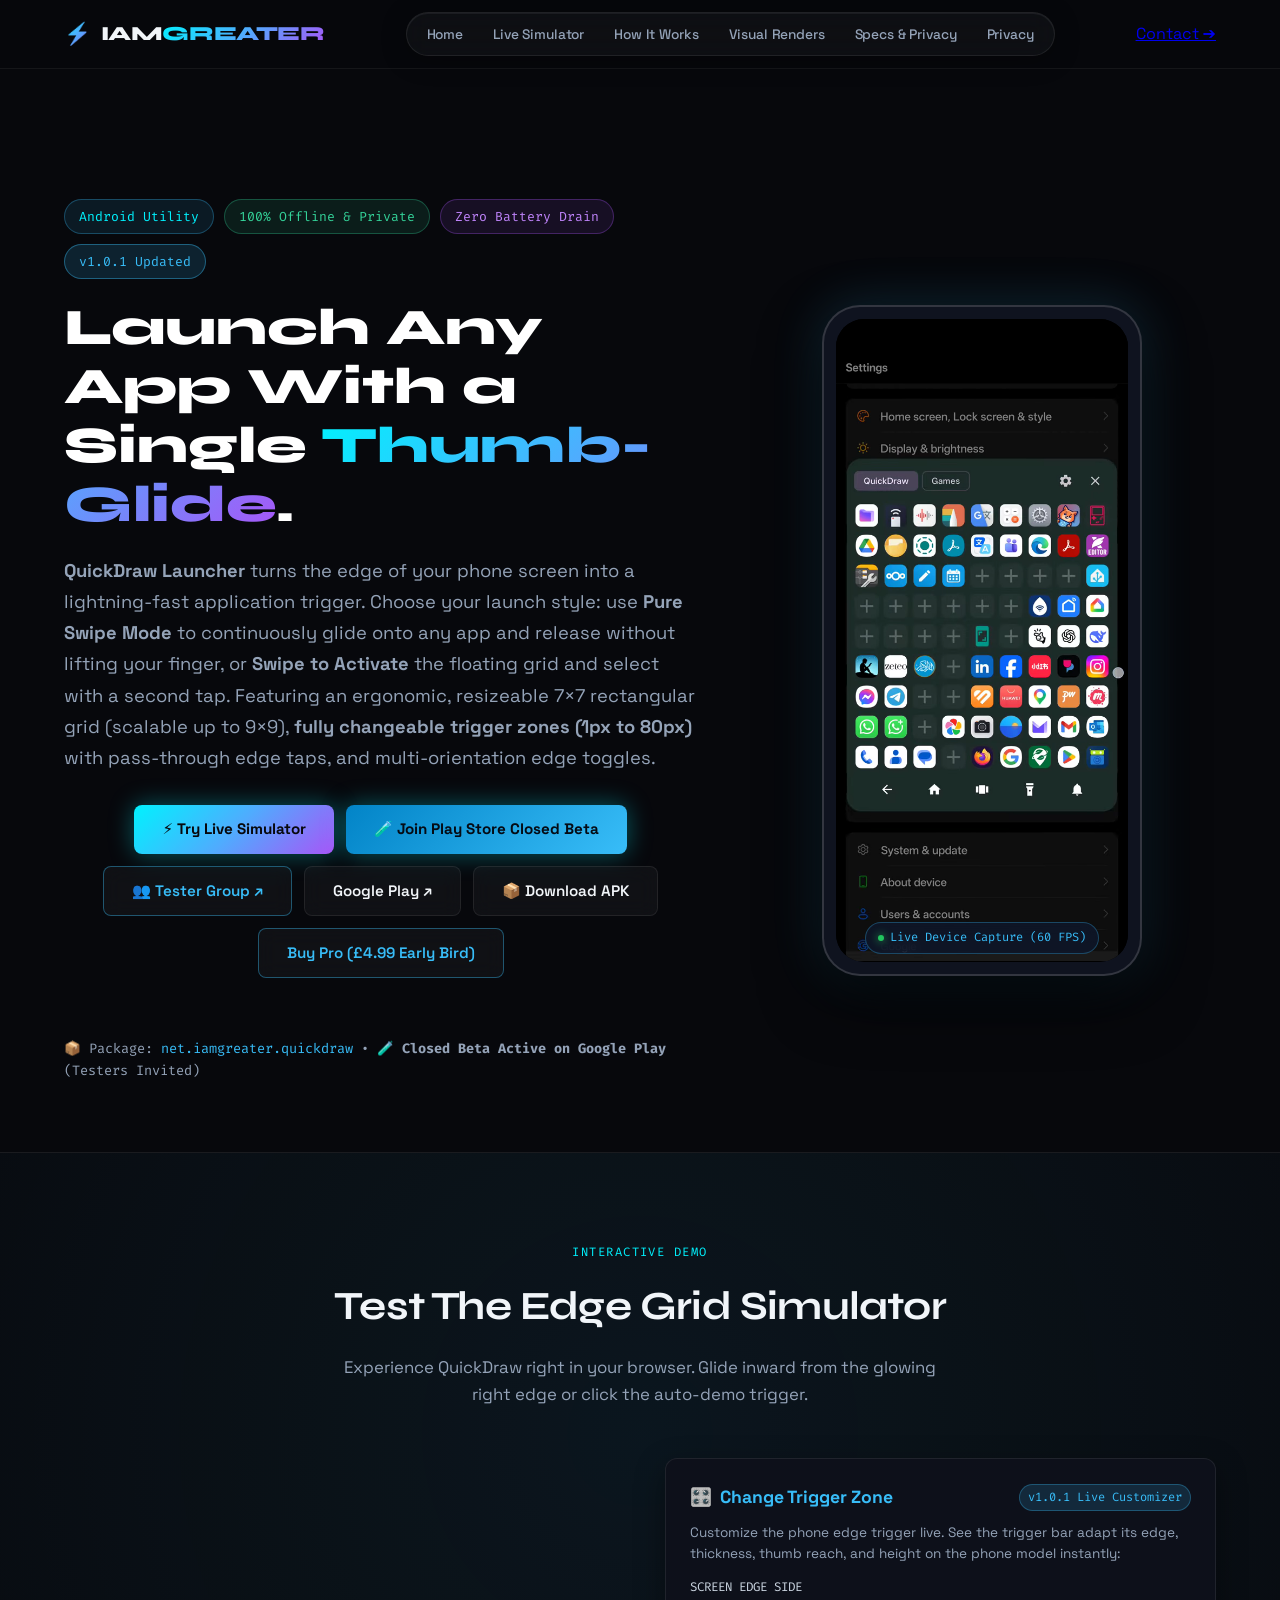
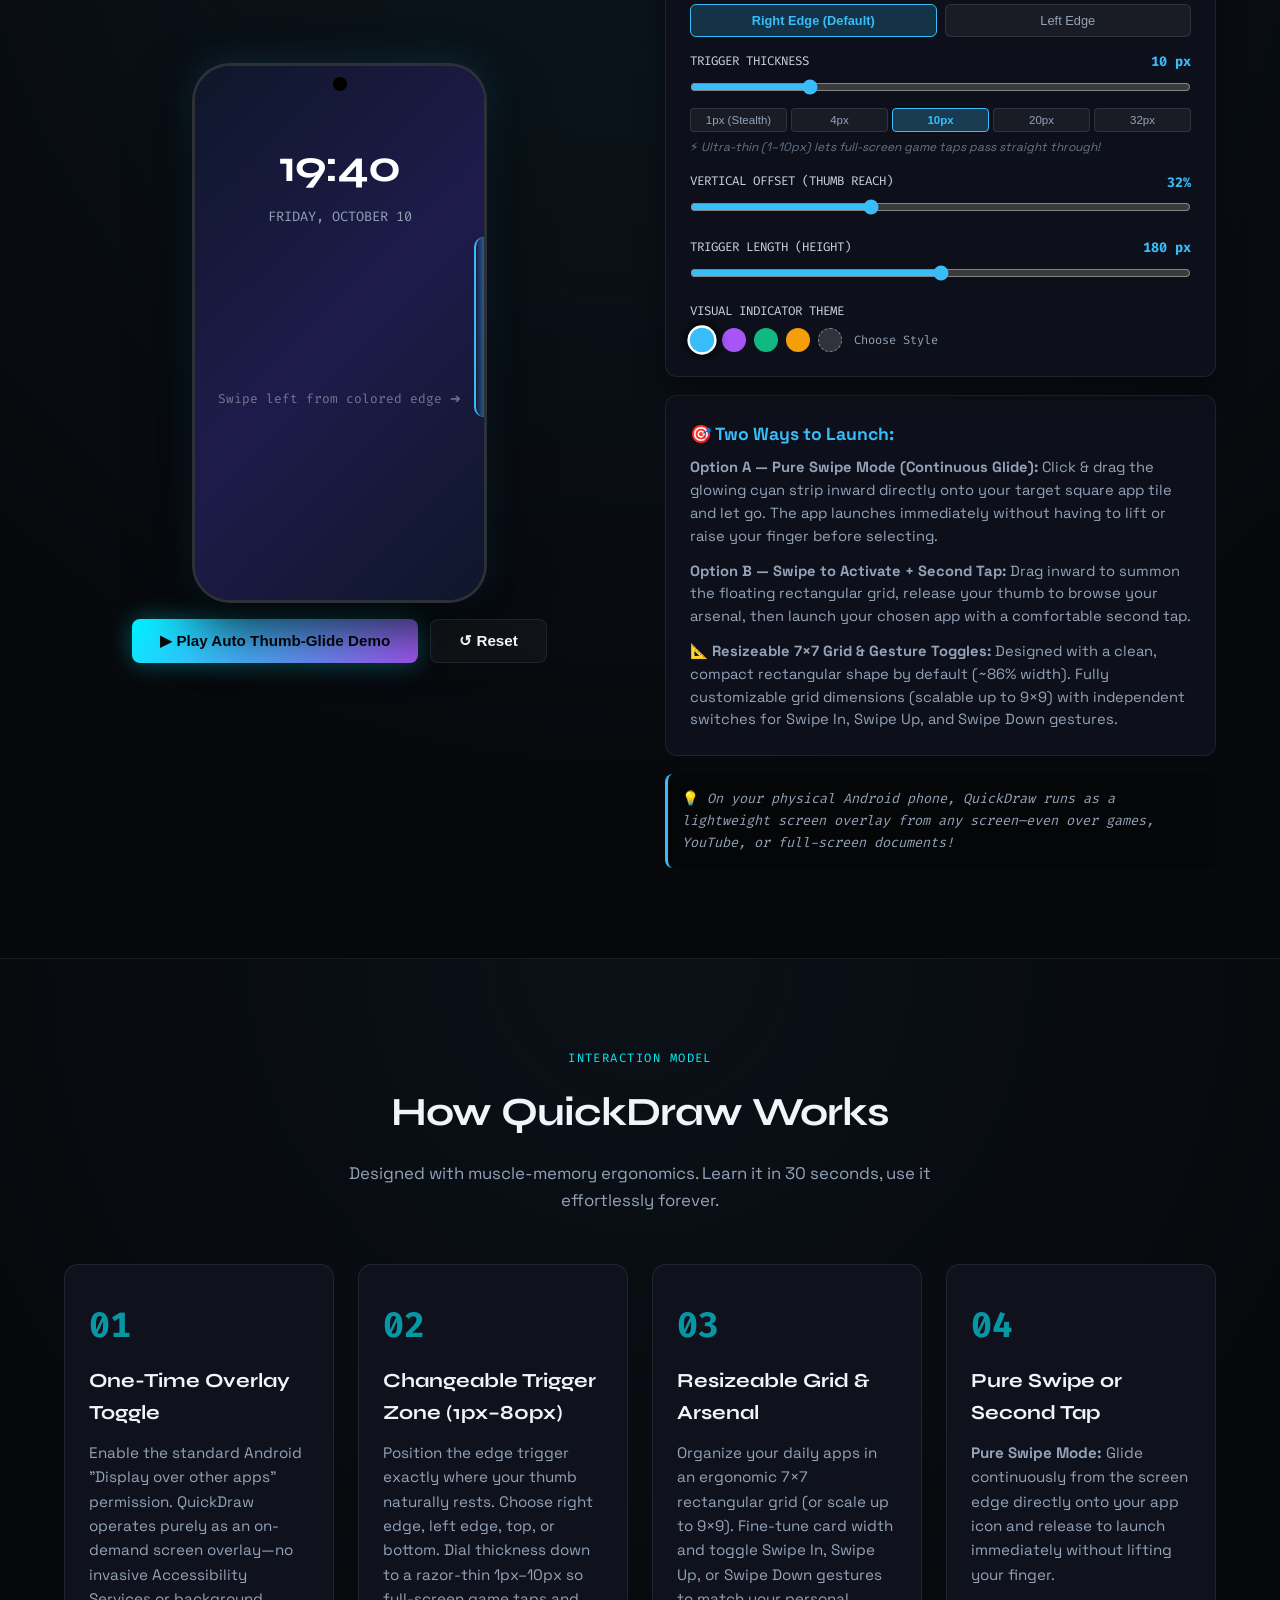
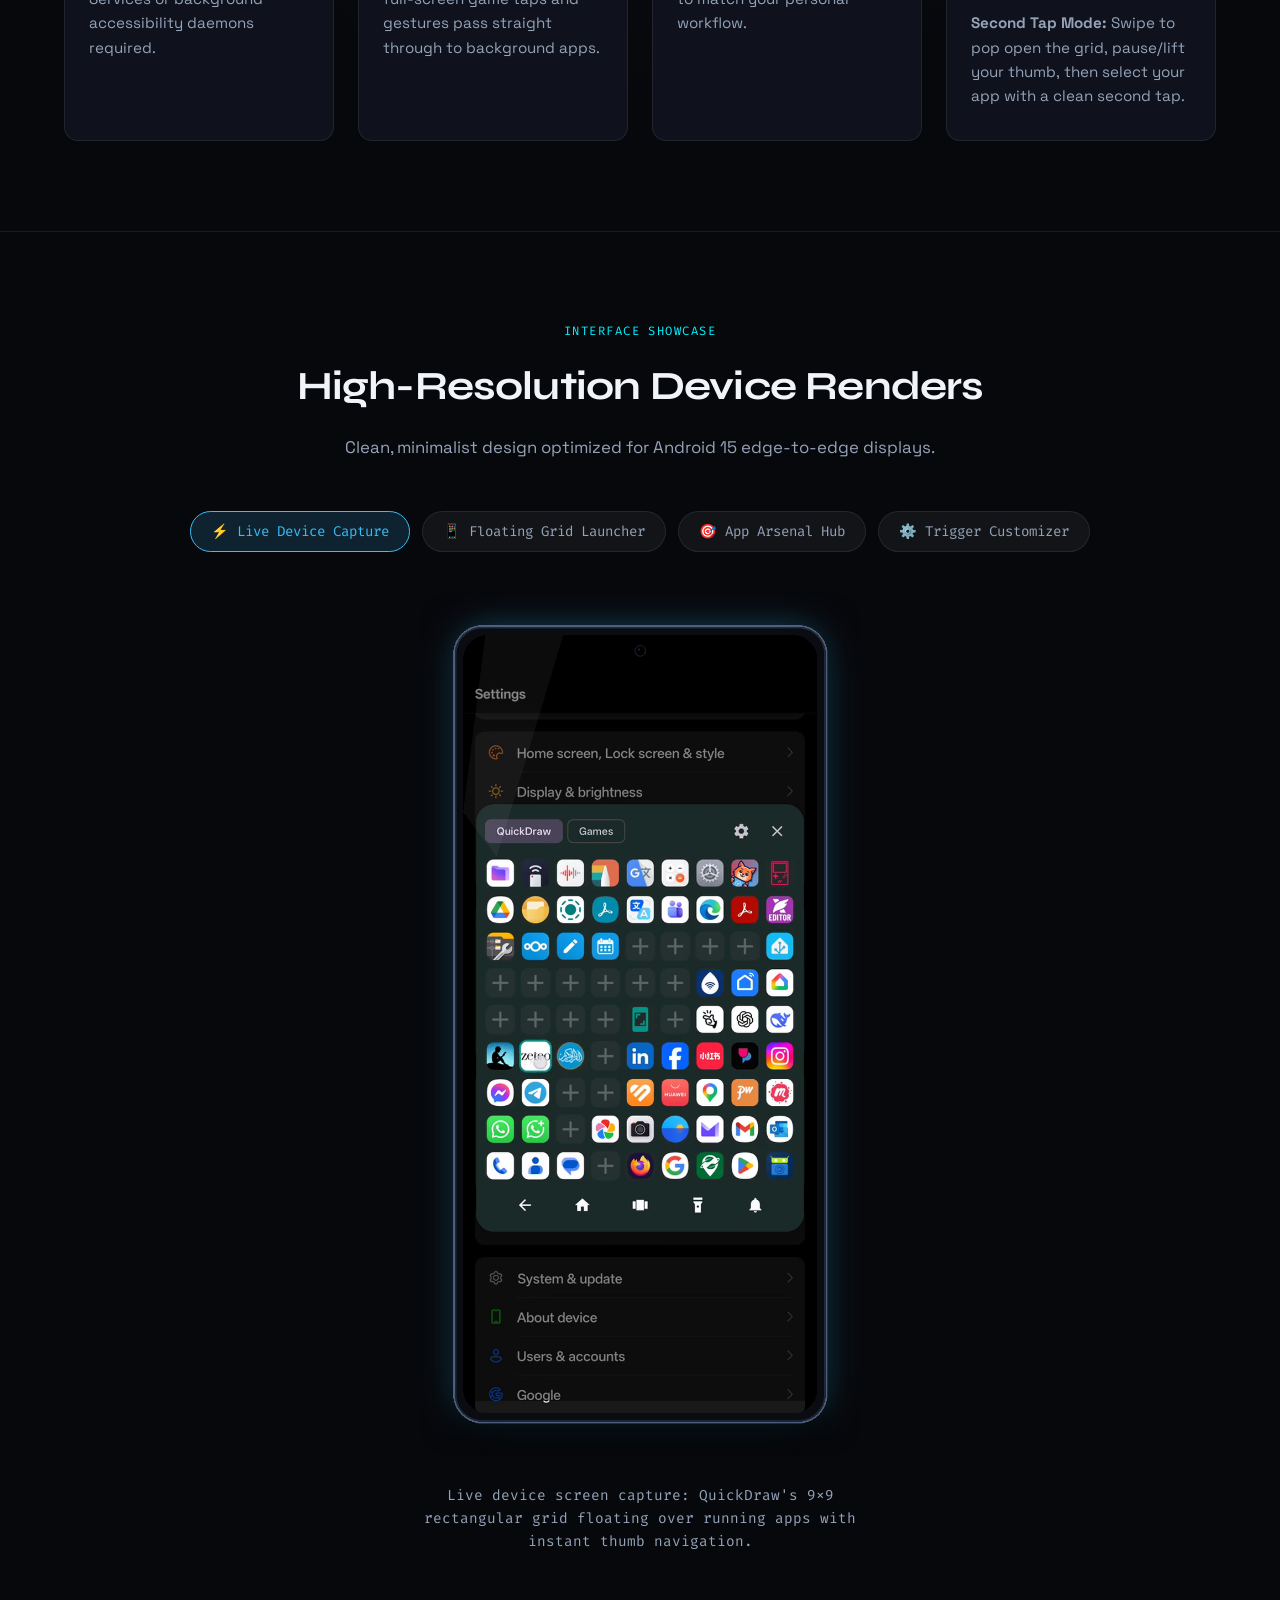
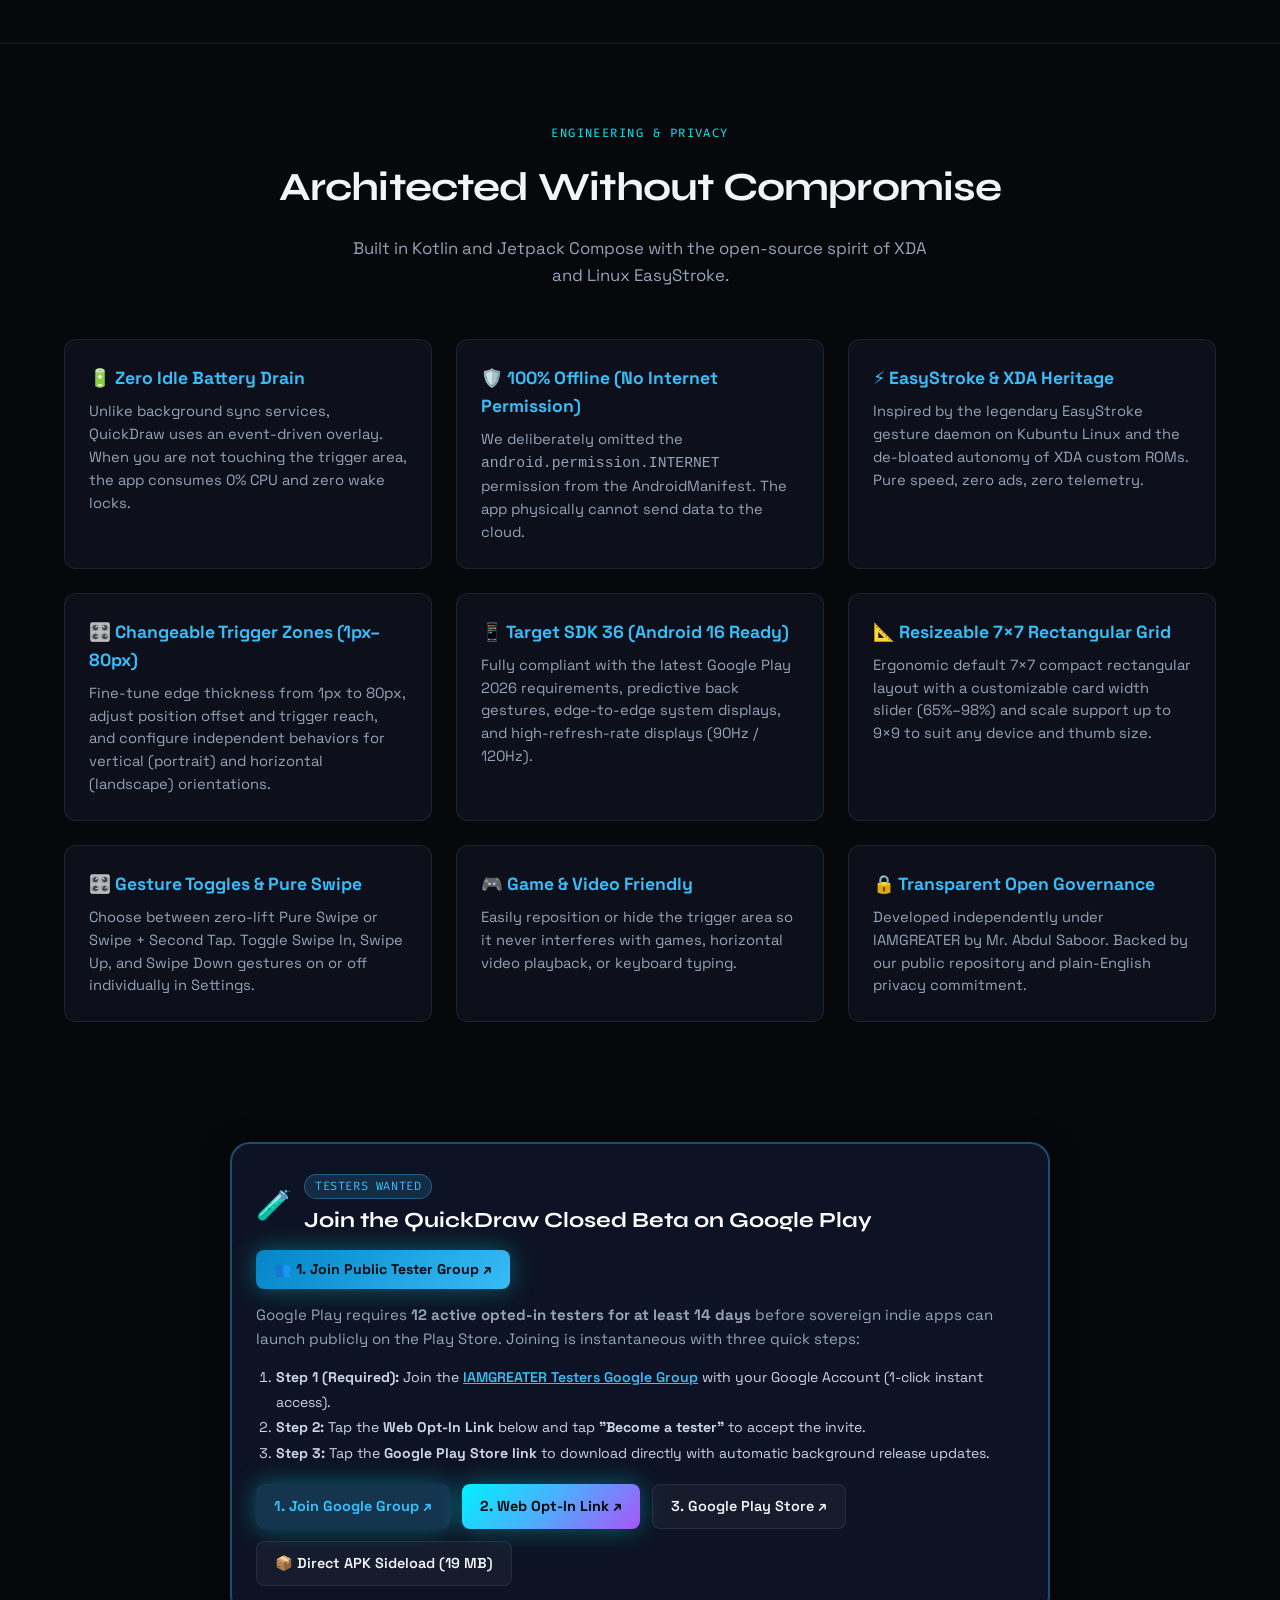
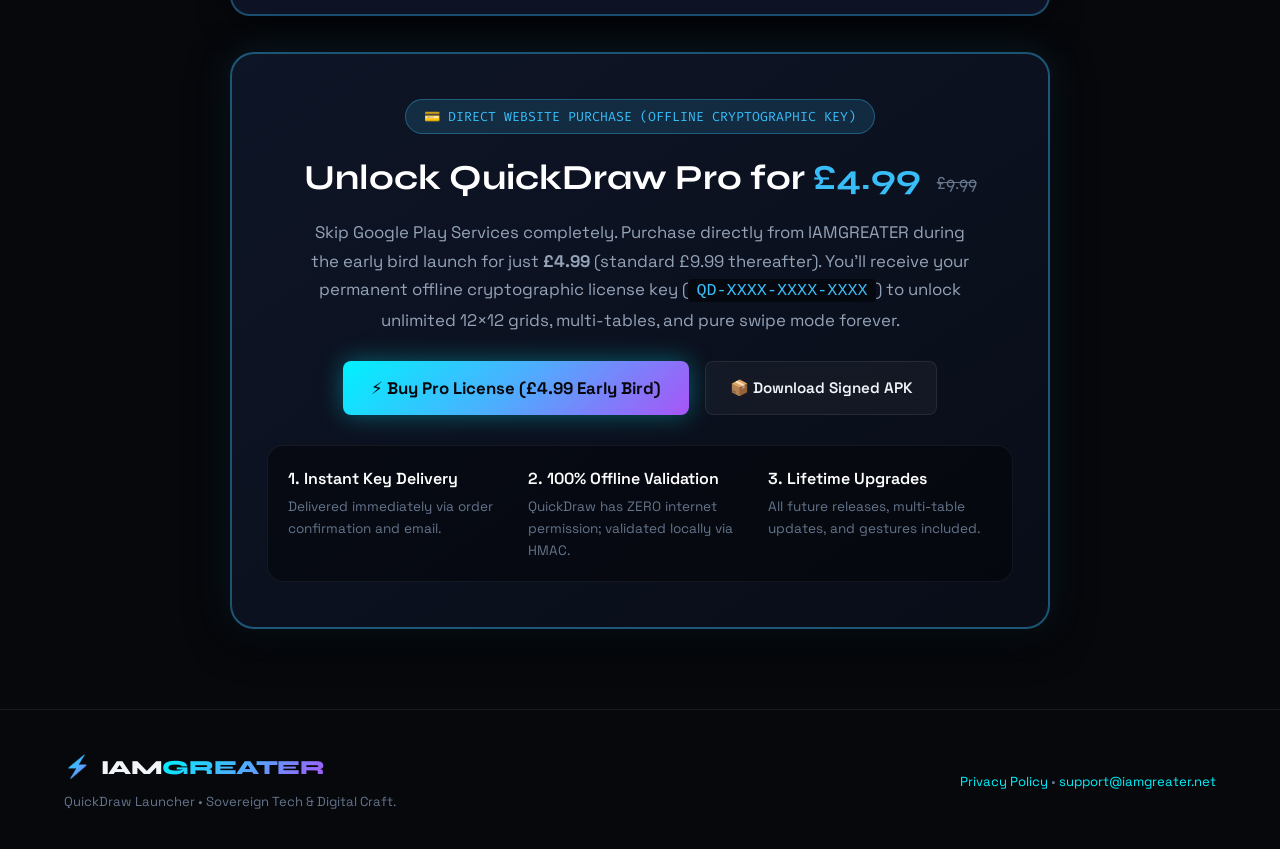
<file: quickdraw.html>
<!DOCTYPE html>
<html lang="en">
<head>
  <meta charset="UTF-8">
  <meta name="viewport" content="width=device-width, initial-scale=1.0">
  <title>QuickDraw Launcher | Floating Edge Grid Launcher for Android</title>
  <meta name="description" content="Official showcase, live gesture simulator, and how-to guide for QuickDraw Launcher by IAMGREATER. 100% offline, zero-tracking rectangular edge grid launcher for Android.">
  <link rel="preconnect" href="https://fonts.googleapis.com">
  <link rel="preconnect" href="https://fonts.gstatic.com" crossorigin>
  <link href="https://fonts.googleapis.com/css2?family=Fira+Code:wght@400;500;600&family=Space+Grotesk:wght@300;400;500;600;700&family=Syne:wght@700;800&display=swap" rel="stylesheet">
  <link rel="stylesheet" href="styles.css">
  <link rel="icon" type="image/png" href="assets/quickdraw-icon.png">
  <style>
    /* Specific QuickDraw Showcase Styles */
    .qd-hero {
      padding: 130px 0 70px;
      position: relative;
    }
    .qd-hero-grid {
      display: grid;
      grid-template-columns: 1.15fr 0.85fr;
      gap: 50px;
      align-items: center;
    }
    .qd-badge-row {
      display: flex;
      flex-wrap: wrap;
      gap: 10px;
      margin-bottom: 20px;
    }
    .qd-badge {
      font-family: var(--font-mono);
      font-size: 0.82rem;
      padding: 6px 14px;
      border-radius: 999px;
      border: 1px solid rgba(56, 189, 248, 0.3);
      background: rgba(56, 189, 248, 0.1);
      color: var(--accent-cyan);
    }
    .qd-badge.green {
      border-color: rgba(52, 211, 153, 0.3);
      background: rgba(52, 211, 153, 0.1);
      color: #34d399;
    }
    .qd-badge.purple {
      border-color: rgba(168, 85, 247, 0.3);
      background: rgba(168, 85, 247, 0.1);
      color: #c084fc;
    }
    .qd-title {
      font-family: var(--font-heading);
      font-size: 3.2rem;
      font-weight: 800;
      line-height: 1.15;
      margin-bottom: 20px;
      color: #ffffff;
    }
    .qd-sub {
      font-size: 1.15rem;
      line-height: 1.7;
      color: var(--text-secondary);
      margin-bottom: 32px;
    }
    .qd-phone-mockup {
      position: relative;
      border-radius: 38px;
      padding: 12px;
      background: #0f131f;
      border: 2px solid rgba(255, 255, 255, 0.15);
      box-shadow: 0 24px 60px rgba(0, 0, 0, 0.75), 0 0 50px rgba(56, 189, 248, 0.2);
      max-width: 320px;
      margin: 0 auto;
      overflow: hidden;
    }
    .qd-phone-screen {
      border-radius: 28px;
      overflow: hidden;
      display: block;
      width: 100%;
      height: auto;
      background: #000;
    }
    .mockup-indicator {
      position: absolute;
      bottom: 20px;
      left: 50%;
      transform: translateX(-50%);
      background: rgba(15, 23, 42, 0.85);
      backdrop-filter: blur(8px);
      border: 1px solid rgba(56, 189, 248, 0.3);
      color: #38bdf8;
      font-family: var(--font-mono);
      font-size: 0.75rem;
      padding: 5px 12px;
      border-radius: 999px;
      display: flex;
      align-items: center;
      gap: 6px;
      pointer-events: none;
      white-space: nowrap;
    }
    .live-dot {
      width: 6px;
      height: 6px;
      border-radius: 50%;
      background: #22c55e;
      box-shadow: 0 0 8px #22c55e;
      animation: pulse 1.5s infinite;
    }
    @keyframes pulse {
      0%, 100% { opacity: 1; transform: scale(1); }
      50% { opacity: 0.4; transform: scale(0.85); }
    }

    /* Interactive Simulator Section */
    .sim-section {
      padding: 90px 0;
      border-top: 1px solid var(--border-color);
      background: radial-gradient(circle at 50% 20%, rgba(56, 189, 248, 0.08), transparent 75%);
    }
    .sim-container {
      display: grid;
      grid-template-columns: 1fr 1fr;
      gap: 50px;
      align-items: center;
      margin-top: 40px;
    }
    .sim-device-col {
      display: flex;
      flex-direction: column;
      align-items: center;
      gap: 16px;
    }
    .sim-device {
      position: relative;
      width: 295px;
      height: 540px;
      background: #090c15;
      border-radius: 38px;
      border: 3px solid rgba(255, 255, 255, 0.15);
      box-shadow: 0 25px 60px rgba(0,0,0,0.8), 0 0 35px rgba(56, 189, 248, 0.18);
      margin: 0 auto;
      overflow: hidden;
      user-select: none;
      touch-action: none;
    }
    .sim-actions-under-phone {
      display: flex;
      gap: 12px;
      justify-content: center;
      width: 100%;
      flex-wrap: wrap;
    }
    .sim-notch {
      position: absolute;
      top: 10px;
      left: 50%;
      transform: translateX(-50%);
      width: 16px;
      height: 16px;
      background: #000;
      border-radius: 50%;
      z-index: 30;
      border: 1px solid rgba(255, 255, 255, 0.1);
    }
    .sim-wallpaper {
      position: absolute;
      inset: 0;
      background: linear-gradient(135deg, #0f172a 0%, #1e1b4b 50%, #0f172a 100%);
      display: flex;
      flex-direction: column;
      justify-content: space-between;
      padding: 40px 16px 20px;
      box-sizing: border-box;
    }
    .sim-clock {
      text-align: center;
      margin-top: 25px;
    }
    .sim-time {
      font-size: 2.8rem;
      font-weight: 700;
      font-family: var(--font-heading);
      color: #fff;
      letter-spacing: -1px;
    }
    .sim-date {
      font-size: 0.85rem;
      color: #94a3b8;
      font-family: var(--font-mono);
      margin-top: 4px;
    }
    .sim-edge-zone {
      position: absolute;
      right: 0;
      top: 32%;
      width: 10px;
      height: 180px;
      background: linear-gradient(to left, rgba(56, 189, 248, 0.4), transparent);
      border-left: 2px solid #38bdf8;
      border-radius: 12px 0 0 12px;
      cursor: ew-resize;
      display: flex;
      align-items: center;
      justify-content: center;
      z-index: 20;
      transition: width 0.15s ease, height 0.15s ease, top 0.15s ease, background 0.2s ease, border 0.2s ease;
      animation: edgePulse 2s infinite ease-in-out;
    }
    .sim-edge-zone.edge-left {
      left: 0;
      right: auto;
      background: linear-gradient(to right, rgba(56, 189, 248, 0.4), transparent);
      border-right: 2px solid #38bdf8;
      border-left: none;
      border-radius: 0 12px 12px 0;
    }
    .sim-edge-zone.compact-label .sim-edge-label {
      display: none;
    }
    .sim-edge-zone.stealth-mode {
      background: transparent !important;
      border-color: rgba(255, 255, 255, 0.15) !important;
      box-shadow: none !important;
      animation: none !important;
    }
    @keyframes edgePulse {
      0%, 100% { opacity: 0.7; transform: scaleX(1); }
      50% { opacity: 1; transform: scaleX(1.3); filter: drop-shadow(0 0 10px #38bdf8); }
    }
    .sim-edge-label {
      writing-mode: vertical-rl;
      transform: rotate(180deg);
      font-family: var(--font-mono);
      font-size: 0.65rem;
      color: #38bdf8;
      font-weight: 700;
      letter-spacing: 1px;
      pointer-events: none;
    }

    /* Live Trigger Zone Customizer */
    .sim-customizer-card {
      border: 1px solid rgba(56, 189, 248, 0.25);
      background: rgba(15, 23, 42, 0.75);
      backdrop-filter: blur(10px);
      padding: 20px;
      border-radius: 12px;
      box-shadow: 0 10px 30px rgba(0, 0, 0, 0.4);
    }
    .btn-ctrl-toggle {
      flex: 1;
      padding: 8px 12px;
      background: rgba(255, 255, 255, 0.05);
      border: 1px solid rgba(255, 255, 255, 0.1);
      color: #94a3b8;
      font-size: 0.8rem;
      border-radius: 6px;
      cursor: pointer;
      transition: all 0.2s;
    }
    .btn-ctrl-toggle.active {
      background: rgba(56, 189, 248, 0.2);
      border-color: #38bdf8;
      color: #38bdf8;
      font-weight: 600;
    }
    .btn-chip {
      padding: 5px 8px;
      background: rgba(255, 255, 255, 0.05);
      border: 1px solid rgba(255, 255, 255, 0.1);
      color: #94a3b8;
      font-size: 0.72rem;
      border-radius: 4px;
      cursor: pointer;
      transition: all 0.2s;
      flex: 1;
      text-align: center;
    }
    .btn-chip:hover {
      background: rgba(255, 255, 255, 0.1);
      color: #fff;
    }
    .btn-chip.active {
      background: rgba(56, 189, 248, 0.25);
      border-color: #38bdf8;
      color: #38bdf8;
      font-weight: 600;
    }
    .btn-color-dot {
      width: 24px;
      height: 24px;
      border-radius: 50%;
      border: 2px solid transparent;
      cursor: pointer;
      transition: transform 0.2s, border-color 0.2s;
    }
    .btn-color-dot:hover {
      transform: scale(1.15);
    }
    .btn-color-dot.active {
      transform: scale(1.22);
      border-color: #fff;
      box-shadow: 0 0 10px currentColor;
    }

    /* Floating Rectangular Grid Card Overlay */
    .sim-grid-card {
      position: absolute;
      top: 48%;
      left: 50%;
      transform: translate(-50%, -50%) scale(0.92);
      width: 274px;
      background: rgba(15, 20, 32, 0.96);
      backdrop-filter: blur(16px);
      border: 1px solid rgba(56, 189, 248, 0.3);
      border-radius: 22px;
      padding: 12px;
      box-shadow: 0 20px 50px rgba(0, 0, 0, 0.85), 0 0 30px rgba(56, 189, 248, 0.2);
      opacity: 0;
      pointer-events: none;
      transition: all 0.22s cubic-bezier(0.16, 1, 0.3, 1);
      z-index: 25;
    }
    .sim-grid-card.active {
      opacity: 1;
      transform: translate(-50%, -50%) scale(1);
      pointer-events: auto;
    }
    .sim-card-header {
      display: flex;
      justify-content: space-between;
      align-items: center;
      margin-bottom: 10px;
      padding-bottom: 6px;
      border-bottom: 1px solid rgba(255, 255, 255, 0.08);
    }
    .sim-card-tabs {
      display: flex;
      gap: 5px;
    }
    .sim-tab {
      font-family: var(--font-mono);
      font-size: 0.68rem;
      padding: 3px 8px;
      border-radius: 6px;
      background: rgba(255, 255, 255, 0.06);
      color: #94a3b8;
    }
    .sim-tab.active {
      background: rgba(56, 189, 248, 0.2);
      color: #38bdf8;
      font-weight: 600;
      border: 1px solid rgba(56, 189, 248, 0.3);
    }
    .sim-settings-btn {
      font-size: 0.88rem;
      cursor: pointer;
      opacity: 0.75;
      padding: 2px 4px;
    }

    /* Grid of Square App Tiles */
    .sim-app-grid {
      display: grid;
      grid-template-columns: repeat(3, 1fr);
      gap: 8px;
      margin-bottom: 10px;
    }
    .sim-grid-cell {
      background: rgba(255, 255, 255, 0.04);
      border: 1px solid rgba(255, 255, 255, 0.08);
      border-radius: 12px;
      aspect-ratio: 1 / 1;
      display: flex;
      flex-direction: column;
      align-items: center;
      justify-content: center;
      cursor: pointer;
      transition: all 0.15s ease;
      user-select: none;
    }
    .sim-grid-cell .cell-icon {
      font-size: 1.45rem;
      margin-bottom: 2px;
      transition: transform 0.15s ease;
    }
    .sim-grid-cell .cell-label {
      font-family: var(--font-mono);
      font-size: 0.62rem;
      color: #94a3b8;
    }
    .sim-grid-cell:hover, .sim-grid-cell.highlighted {
      background: rgba(56, 189, 248, 0.22);
      border-color: #38bdf8;
      box-shadow: 0 0 16px rgba(56, 189, 248, 0.4);
      transform: scale(1.06);
    }
    .sim-grid-cell:hover .cell-icon, .sim-grid-cell.highlighted .cell-icon {
      transform: scale(1.15);
    }
    .sim-grid-cell:hover .cell-label, .sim-grid-cell.highlighted .cell-label {
      color: #fff;
    }

    /* Bottom System Actions Row */
    .sim-card-footer {
      display: flex;
      justify-content: space-around;
      padding-top: 8px;
      border-top: 1px solid rgba(255, 255, 255, 0.08);
    }
    .sim-action-chip {
      font-family: var(--font-mono);
      font-size: 0.65rem;
      color: #64748b;
      padding: 3px 8px;
      border-radius: 6px;
      background: rgba(255, 255, 255, 0.03);
    }
    .sim-action-chip:hover, .sim-action-chip.highlighted {
      color: #38bdf8;
      background: rgba(56, 189, 248, 0.18);
    }

    .sim-toast {
      position: absolute;
      top: 75px;
      left: 50%;
      transform: translateX(-50%) translateY(-20px);
      background: rgba(15, 23, 42, 0.95);
      border: 1px solid #38bdf8;
      padding: 8px 16px;
      border-radius: 20px;
      font-family: var(--font-mono);
      font-size: 0.78rem;
      color: #fff;
      opacity: 0;
      pointer-events: none;
      transition: all 0.3s ease;
      z-index: 40;
      white-space: nowrap;
    }
    .sim-toast.show {
      opacity: 1;
      transform: translateX(-50%) translateY(0);
    }
    .sim-controls {
      display: flex;
      flex-direction: column;
      gap: 18px;
    }

    /* Gallery Section */
    .gallery-section {
      padding: 90px 0;
      border-top: 1px solid var(--border-color);
    }
    .gallery-tabs {
      display: flex;
      gap: 12px;
      justify-content: center;
      margin-top: 32px;
      margin-bottom: 40px;
      flex-wrap: wrap;
    }
    .gallery-tab-btn {
      background: rgba(255, 255, 255, 0.05);
      border: 1px solid var(--border-color);
      color: var(--text-secondary);
      font-family: var(--font-mono);
      font-size: 0.88rem;
      padding: 10px 20px;
      border-radius: 999px;
      cursor: pointer;
      transition: all var(--transition-normal);
    }
    .gallery-tab-btn:hover, .gallery-tab-btn.active {
      background: rgba(56, 189, 248, 0.15);
      border-color: #38bdf8;
      color: #38bdf8;
    }
    .gallery-display {
      max-width: 440px;
      margin: 0 auto;
      text-align: center;
    }
    .gallery-render-img {
      width: 100%;
      height: auto;
      border-radius: 30px;
      transition: opacity 0.3s ease;
    }
    .gallery-caption {
      margin-top: 20px;
      font-family: var(--font-mono);
      font-size: 0.9rem;
      color: var(--text-secondary);
    }

    /* Steps Section */
    .steps-section {
      padding: 90px 0;
      border-top: 1px solid var(--border-color);
      background: radial-gradient(circle at 50% 0%, rgba(56, 189, 248, 0.05), transparent 70%);
    }
    .steps-grid {
      display: grid;
      grid-template-columns: repeat(auto-fit, minmax(260px, 1fr));
      gap: 24px;
      margin-top: 48px;
    }
    .step-card {
      background: var(--bg-card);
      border: 1px solid var(--border-color);
      border-radius: var(--radius-md);
      padding: 32px 24px;
      position: relative;
      transition: all var(--transition-normal);
    }
    .step-card:hover {
      border-color: var(--border-hover);
      transform: translateY(-4px);
    }
    .step-num {
      font-family: var(--font-mono);
      font-size: 2.2rem;
      font-weight: 800;
      color: var(--accent-cyan);
      opacity: 0.6;
      margin-bottom: 12px;
    }
    .step-title {
      font-family: var(--font-heading);
      font-size: 1.25rem;
      margin-bottom: 12px;
      color: var(--text-primary);
    }
    .step-desc {
      font-size: 0.95rem;
      line-height: 1.6;
      color: var(--text-secondary);
    }

    /* Specs Section */
    .specs-section {
      padding: 80px 0;
      border-top: 1px solid var(--border-color);
    }
    .specs-grid {
      display: grid;
      grid-template-columns: repeat(auto-fit, minmax(300px, 1fr));
      gap: 24px;
      margin-top: 40px;
    }
    .spec-box {
      background: #0d101a;
      border: 1px solid rgba(255, 255, 255, 0.08);
      border-radius: 12px;
      padding: 24px;
    }
    .spec-box h4 {
      font-size: 1.1rem;
      color: #38bdf8;
      margin-bottom: 8px;
      display: flex;
      align-items: center;
      gap: 10px;
    }
    .spec-box p {
      font-size: 0.92rem;
      color: var(--text-secondary);
      line-height: 1.55;
    }

    @media (max-width: 900px) {
      .qd-hero-grid, .sim-container {
        grid-template-columns: 1fr;
        text-align: center;
      }
      .qd-badge-row {
        justify-content: center;
      }
      .qd-title {
        font-size: 2.4rem;
      }
      .sim-device {
        width: 280px;
        height: 480px;
        margin: 0 auto;
      }
      .sim-container {
        margin-top: 24px;
        gap: 28px;
      }
      .sim-actions-under-phone {
        margin-top: 8px;
      }
    }
  </style>
</head>
<body class="dark-theme">

  <!-- Background Animated Mesh -->
  <div class="mesh-bg"></div>
  <div class="grid-overlay"></div>

  <!-- Header -->
  <header class="navbar">
    <div class="container nav-content">
      <a href="index.html" class="brand">
        <span class="brand-glyph">⚡</span>
        <span class="brand-text">IAM<span class="brand-accent">GREATER</span></span>
      </a>

      <nav class="nav-links" id="navLinks">
        <a href="index.html">Home</a>
        <a href="#simulator">Live Simulator</a>
        <a href="#how-it-works">How It Works</a>
        <a href="#gallery">Visual Renders</a>
        <a href="#specs">Specs & Privacy</a>
        <a href="privacy.html">Privacy</a>
        <a href="index.html#connect" class="nav-extra-link nav-contact-mobile">Contact ➔</a>
      </nav>

      <div class="nav-right">
        <a href="index.html#connect" class="btn-nav-connect">Contact ➔</a>
        <button class="nav-toggle" id="navToggle" aria-label="Toggle Navigation">
          <span></span><span></span><span></span>
        </button>
      </div>
    </div>
  </header>

  <!-- QuickDraw Hero Section -->
  <section class="qd-hero">
    <div class="container qd-hero-grid">
      <div class="qd-hero-text">
        <div class="qd-badge-row">
          <span class="qd-badge">Android Utility</span>
          <span class="qd-badge green">100% Offline & Private</span>
          <span class="qd-badge purple">Zero Battery Drain</span>
          <span class="qd-badge cyan" style="background: rgba(56, 189, 248, 0.15); color: #38bdf8; border: 1px solid rgba(56, 189, 248, 0.4);">v1.0.1 Updated</span>
        </div>

        <h1 class="qd-title">
          Launch Any App With a Single <span class="gradient-text">Thumb-Glide</span>.
        </h1>

        <p class="qd-sub">
          <strong>QuickDraw Launcher</strong> turns the edge of your phone screen into a lightning-fast application trigger. Choose your launch style: use <strong>Pure Swipe Mode</strong> to continuously glide onto any app and release without lifting your finger, or <strong>Swipe to Activate</strong> the floating grid and select with a second tap. Featuring an ergonomic, resizeable 7×7 rectangular grid (scalable up to 9×9), <strong>fully changeable trigger zones (1px to 80px)</strong> with pass-through edge taps, and multi-orientation edge toggles.
        </p>

        <div class="hero-actions" style="display: flex; gap: 12px; flex-wrap: wrap;">
          <a href="#simulator" class="btn btn-cyber">⚡ Try Live Simulator</a>
          <a href="#beta-testing" class="btn btn-cyber" style="background: linear-gradient(135deg, #0284c7, #38bdf8); color: #050b14; font-weight: 700;">🧪 Join Play Store Closed Beta</a>
          <a href="https://groups.google.com/g/iamgreater-testers" target="_blank" rel="noopener" class="btn btn-glass" style="border-color: rgba(56, 189, 248, 0.4); color: #38bdf8;">👥 Tester Group ↗</a>
          <a href="https://play.google.com/store/apps/details?id=net.iamgreater.quickdraw" target="_blank" rel="noopener" class="btn btn-glass">Google Play ↗</a>
          <a href="downloads/quickdraw-latest.apk" class="btn btn-glass" download>📦 Download APK</a>
          <a href="#buy-direct" class="btn btn-glass" style="border-color: rgba(56, 189, 248, 0.4); color: #38bdf8;">Buy Pro (£4.99 Early Bird)</a>
        </div>

        <div style="margin-top: 24px; font-family: var(--font-mono); font-size: 0.85rem; color: #94a3b8;">
          📦 Package: <span style="color:#38bdf8;">net.iamgreater.quickdraw</span> • 🧪 <strong>Closed Beta Active on Google Play</strong> (Testers Invited)
        </div>
      </div>

      <div class="qd-hero-visual">
        <div class="qd-phone-mockup">
          <video autoplay loop muted playsinline poster="assets/renders/mockup_real_overlay.png" class="qd-phone-screen">
            <source src="assets/renders/quickdraw_real_demo.webm" type="video/webm">
            <source src="assets/renders/quickdraw_real_demo.mp4" type="video/mp4">
            <img src="assets/renders/mockup_real_overlay.png" alt="QuickDraw Launcher Live Demo" class="qd-phone-screen">
          </video>
          <div class="mockup-indicator">
            <span class="live-dot"></span> Live Device Capture (60 FPS)
          </div>
        </div>
      </div>
    </div>
  </section>

  <!-- Interactive Gesture Simulator Section -->
  <section class="sim-section" id="simulator">
    <div class="container">
      <div class="section-title-wrap">
        <span class="section-badge">INTERACTIVE DEMO</span>
        <h2 class="section-heading">Test The Edge Grid Simulator</h2>
        <p class="section-desc">Experience QuickDraw right in your browser. Glide inward from the glowing right edge or click the auto-demo trigger.</p>
      </div>

      <div class="sim-container">
        <!-- Phone Simulator Mockup & Direct Controls -->
        <div class="sim-device-col">
          <div class="sim-device" id="simDevice">
          <div class="sim-notch"></div>
          
          <div class="sim-toast" id="simToast">🚀 Launched Camera!</div>

          <div class="sim-wallpaper">
            <div class="sim-clock">
              <div class="sim-time" id="simClockTime">12:30</div>
              <div class="sim-date">FRIDAY, OCTOBER 10</div>
            </div>
            
            <div style="text-align: center; color: rgba(255,255,255,0.4); font-size: 0.8rem; font-family: var(--font-mono);" id="simEdgePrompt">
              Swipe left from blue edge ➔
            </div>

            <!-- Edge Trigger Hotzone -->
            <div class="sim-edge-zone compact-label" id="simEdgeZone">
              <span class="sim-edge-label">GLIDE</span>
            </div>

            <!-- Floating Rectangular Grid Overlay Card -->
            <div class="sim-grid-card" id="simGridCard">
              <div class="sim-card-header">
                <div class="sim-card-tabs">
                  <span class="sim-tab active">QuickDraw</span>
                  <span class="sim-tab">Tools</span>
                  <span class="sim-tab">Media</span>
                </div>
                <div class="sim-settings-btn" title="Settings">⚙️</div>
              </div>

              <!-- 3x3 Grid of Square App Tiles -->
              <div class="sim-app-grid">
                <div class="sim-grid-cell" data-app="Camera">
                  <span class="cell-icon">📷</span>
                  <span class="cell-label">Camera</span>
                </div>
                <div class="sim-grid-cell" data-app="Messages">
                  <span class="cell-icon">💬</span>
                  <span class="cell-label">Messages</span>
                </div>
                <div class="sim-grid-cell" data-app="Chrome">
                  <span class="cell-icon">🌐</span>
                  <span class="cell-label">Chrome</span>
                </div>
                <div class="sim-grid-cell" data-app="WhatsApp">
                  <span class="cell-icon">📞</span>
                  <span class="cell-label">WhatsApp</span>
                </div>
                <div class="sim-grid-cell" data-app="Calculator">
                  <span class="cell-icon">🔢</span>
                  <span class="cell-label">Calc</span>
                </div>
                <div class="sim-grid-cell" data-app="Maps">
                  <span class="cell-icon">🗺️</span>
                  <span class="cell-label">Maps</span>
                </div>
                <div class="sim-grid-cell" data-app="Gallery">
                  <span class="cell-icon">🖼️</span>
                  <span class="cell-label">Gallery</span>
                </div>
                <div class="sim-grid-cell" data-app="Notes">
                  <span class="cell-icon">📝</span>
                  <span class="cell-label">Notes</span>
                </div>
                <div class="sim-grid-cell" data-app="Settings">
                  <span class="cell-icon">⚙️</span>
                  <span class="cell-label">Settings</span>
                </div>
              </div>

              <!-- Action Bar -->
              <div class="sim-card-footer">
                <span class="sim-action-chip" data-action="Torch">🔦 Torch</span>
                <span class="sim-action-chip" data-action="Recents">📑 Recents</span>
                <span class="sim-action-chip" data-action="Close">✕ Close</span>
              </div>
            </div>

            <div style="height: 10px;"></div>
          </div>
        </div>

        <!-- Buttons Directly Under The Dummy Phone -->
        <div class="sim-actions-under-phone">
          <button class="btn btn-cyber" id="btnAutoDemo">▶ Play Auto Thumb-Glide Demo</button>
          <button class="btn btn-glass" id="btnResetDemo">↺ Reset</button>
        </div>
      </div>

      <!-- Simulator Instructions & Context -->
      <div class="sim-controls">
        <!-- Live Trigger Zone Customizer Card -->
        <div class="spec-box sim-customizer-card">
          <div style="display: flex; justify-content: space-between; align-items: center; margin-bottom: 12px;">
            <h4 style="color: #38bdf8; margin: 0; display: flex; align-items: center; gap: 8px;">
              <span>🎛️</span> Change Trigger Zone
            </h4>
            <span class="badge" style="background: rgba(56, 189, 248, 0.15); color: #38bdf8; font-size: 0.75rem; padding: 3px 8px; border-radius: 999px; border: 1px solid rgba(56, 189, 248, 0.3); font-family: var(--font-mono);">v1.0.1 Live Customizer</span>
          </div>
          <p style="font-size: 0.85rem; color: #94a3b8; margin-bottom: 14px; line-height: 1.5;">
            Customize the phone edge trigger live. See the trigger bar adapt its edge, thickness, thumb reach, and height on the phone model instantly:
          </p>

          <!-- Edge Side Switcher -->
          <div style="margin-bottom: 14px;">
            <label style="display: block; font-size: 0.78rem; font-family: var(--font-mono); color: #cbd5e1; margin-bottom: 6px;">
              SCREEN EDGE SIDE
            </label>
            <div style="display: flex; gap: 8px;">
              <button type="button" class="btn-ctrl-toggle active" id="btnEdgeRight">Right Edge (Default)</button>
              <button type="button" class="btn-ctrl-toggle" id="btnEdgeLeft">Left Edge</button>
            </div>
          </div>

          <!-- Thickness / Width Control -->
          <div style="margin-bottom: 14px;">
            <div style="display: flex; justify-content: space-between; align-items: center; margin-bottom: 4px;">
              <label style="font-size: 0.78rem; font-family: var(--font-mono); color: #cbd5e1;">
                TRIGGER THICKNESS
              </label>
              <span id="thicknessValue" style="font-family: var(--font-mono); color: #38bdf8; font-weight: bold; font-size: 0.85rem;">10 px</span>
            </div>
            <input type="range" id="simSliderThickness" min="1" max="40" value="10" style="width: 100%; accent-color: #38bdf8; cursor: pointer;">
            <div style="display: flex; gap: 4px; margin-top: 6px;">
              <button type="button" class="btn-chip" data-thickness="1">1px (Stealth)</button>
              <button type="button" class="btn-chip" data-thickness="4">4px</button>
              <button type="button" class="btn-chip active" data-thickness="10">10px</button>
              <button type="button" class="btn-chip" data-thickness="20">20px</button>
              <button type="button" class="btn-chip" data-thickness="32">32px</button>
            </div>
            <div style="font-size: 0.75rem; color: #64748b; margin-top: 6px;">
              ⚡ <em>Ultra-thin (1–10px) lets full-screen game taps pass straight through!</em>
            </div>
          </div>

          <!-- Position Offset Control -->
          <div style="margin-bottom: 14px;">
            <div style="display: flex; justify-content: space-between; align-items: center; margin-bottom: 4px;">
              <label style="font-size: 0.78rem; font-family: var(--font-mono); color: #cbd5e1;">
                VERTICAL OFFSET (THUMB REACH)
              </label>
              <span id="posValue" style="font-family: var(--font-mono); color: #38bdf8; font-weight: bold; font-size: 0.85rem;">32%</span>
            </div>
            <input type="range" id="simSliderPosition" min="12" max="68" value="32" style="width: 100%; accent-color: #38bdf8; cursor: pointer;">
          </div>

          <!-- Length / Height Control -->
          <div style="margin-bottom: 14px;">
            <div style="display: flex; justify-content: space-between; align-items: center; margin-bottom: 4px;">
              <label style="font-size: 0.78rem; font-family: var(--font-mono); color: #cbd5e1;">
                TRIGGER LENGTH (HEIGHT)
              </label>
              <span id="lengthValue" style="font-family: var(--font-mono); color: #38bdf8; font-weight: bold; font-size: 0.85rem;">180 px</span>
            </div>
            <input type="range" id="simSliderLength" min="80" max="280" value="180" style="width: 100%; accent-color: #38bdf8; cursor: pointer;">
          </div>

          <!-- Color / Visual Mode -->
          <div>
            <label style="display: block; font-size: 0.78rem; font-family: var(--font-mono); color: #cbd5e1; margin-bottom: 6px;">
              VISUAL INDICATOR THEME
            </label>
            <div style="display: flex; gap: 8px; align-items: center;">
              <button type="button" class="btn-color-dot active" data-color="#38bdf8" style="background: #38bdf8;" title="Cyan Glow"></button>
              <button type="button" class="btn-color-dot" data-color="#a855f7" style="background: #a855f7;" title="Neon Violet"></button>
              <button type="button" class="btn-color-dot" data-color="#10b981" style="background: #10b981;" title="Emerald Teal"></button>
              <button type="button" class="btn-color-dot" data-color="#f59e0b" style="background: #f59e0b;" title="Amber"></button>
              <button type="button" class="btn-color-dot" data-color="transparent" style="background: rgba(255,255,255,0.15); border: 1px dashed rgba(255,255,255,0.4);" title="Stealth (Zero Indicator)"></button>
              <span style="font-size: 0.75rem; color: #94a3b8; font-family: var(--font-mono); margin-left: 4px;">Choose Style</span>
            </div>
          </div>
        </div>

        <div class="spec-box">
          <h4 style="color:#38bdf8;">🎯 Two Ways to Launch:</h4>
          <p style="margin-bottom: 12px;">
            <strong>Option A — Pure Swipe Mode (Continuous Glide):</strong> Click & drag the glowing cyan strip inward directly onto your target square app tile and let go. The app launches immediately without having to lift or raise your finger before selecting.
          </p>
          <p style="margin-bottom: 12px;">
            <strong>Option B — Swipe to Activate + Second Tap:</strong> Drag inward to summon the floating rectangular grid, release your thumb to browse your arsenal, then launch your chosen app with a comfortable second tap.
          </p>
          <p>
            <strong>📐 Resizeable 7×7 Grid & Gesture Toggles:</strong> Designed with a clean, compact rectangular shape by default (~86% width). Fully customizable grid dimensions (scalable up to 9×9) with independent switches for Swipe In, Swipe Up, and Swipe Down gestures.
          </p>
        </div>

        <div style="font-family: var(--font-mono); font-size: 0.85rem; color: #94a3b8; background: rgba(0,0,0,0.3); padding: 14px; border-radius: 8px; border-left: 3px solid #38bdf8;">
          💡 <em>On your physical Android phone, QuickDraw runs as a lightweight screen overlay from any screen—even over games, YouTube, or full-screen documents!</em>
        </div>
      </div>
      </div>
    </div>
  </section>

  <!-- 4-Step How It Works Guide -->
  <section class="steps-section" id="how-it-works">
    <div class="container">
      <div class="section-title-wrap">
        <span class="section-badge">INTERACTION MODEL</span>
        <h2 class="section-heading">How QuickDraw Works</h2>
        <p class="section-desc">Designed with muscle-memory ergonomics. Learn it in 30 seconds, use it effortlessly forever.</p>
      </div>

      <div class="steps-grid">
        <!-- Step 1 -->
        <article class="step-card">
          <div class="step-num">01</div>
          <h3 class="step-title">One-Time Overlay Toggle</h3>
          <p class="step-desc">
            Enable the standard Android "Display over other apps" permission. QuickDraw operates purely as an on-demand screen overlay—no invasive Accessibility Services or background accessibility daemons required.
          </p>
        </article>

        <!-- Step 2 -->
        <article class="step-card">
          <div class="step-num">02</div>
          <h3 class="step-title">Changeable Trigger Zone (1px–80px)</h3>
          <p class="step-desc">
            Position the edge trigger exactly where your thumb naturally rests. Choose right edge, left edge, top, or bottom. Dial thickness down to a razor-thin 1px–10px so full-screen game taps and gestures pass straight through to background apps.
          </p>
        </article>

        <!-- Step 3 -->
        <article class="step-card">
          <div class="step-num">03</div>
          <h3 class="step-title">Resizeable Grid & Arsenal</h3>
          <p class="step-desc">
            Organize your daily apps in an ergonomic 7×7 rectangular grid (or scale up to 9×9). Fine-tune card width and toggle Swipe In, Swipe Up, or Swipe Down gestures to match your personal workflow.
          </p>
        </article>

        <!-- Step 4 -->
        <article class="step-card">
          <div class="step-num">04</div>
          <h3 class="step-title">Pure Swipe or Second Tap</h3>
          <p class="step-desc">
            <strong>Pure Swipe Mode:</strong> Glide continuously from the screen edge directly onto your app icon and release to launch immediately without lifting your finger.<br><br>
            <strong>Second Tap Mode:</strong> Swipe to pop open the grid, pause/lift your thumb, then select your app with a clean second tap.
          </p>
        </article>
      </div>
    </div>
  </section>

  <!-- Device Renders & Gallery Section -->
  <section class="gallery-section" id="gallery">
    <div class="container">
      <div class="section-title-wrap">
        <span class="section-badge">INTERFACE SHOWCASE</span>
        <h2 class="section-heading">High-Resolution Device Renders</h2>
        <p class="section-desc">Clean, minimalist design optimized for Android 15 edge-to-edge displays.</p>
      </div>

      <div class="gallery-tabs">
        <button class="gallery-tab-btn active" data-img="assets/renders/mockup_real_overlay.png" data-cap="Live device screen capture: QuickDraw's 9x9 rectangular grid floating over running apps with instant thumb navigation.">⚡ Live Device Capture</button>
        <button class="gallery-tab-btn" data-img="assets/renders/mockup_overlay.png" data-cap="Floating rectangular grid overlay with square app tiles, triggered smoothly from the right screen border.">📱 Floating Grid Launcher</button>
        <button class="gallery-tab-btn" data-img="assets/renders/mockup_main.png" data-cap="Main gesture hub & shortcut management dashboard.">🎯 App Arsenal Hub</button>
        <button class="gallery-tab-btn" data-img="assets/renders/mockup_settings.png" data-cap="Custom hotzone positioning, trigger height, width, and feedback controls.">⚙️ Trigger Customizer</button>
      </div>

      <div class="gallery-display">
        <img id="galleryMainImg" src="assets/renders/mockup_real_overlay.png" alt="QuickDraw Render" class="gallery-render-img">
        <div id="galleryCaption" class="gallery-caption">Live device screen capture: QuickDraw's 9x9 rectangular grid floating over running apps with instant thumb navigation.</div>
      </div>
    </div>
  </section>

  <!-- Technical Specs & Sovereign Principles -->
  <section class="specs-section" id="specs">
    <div class="container">
      <div class="section-title-wrap">
        <span class="section-badge">ENGINEERING & PRIVACY</span>
        <h2 class="section-heading">Architected Without Compromise</h2>
        <p class="section-desc">Built in Kotlin and Jetpack Compose with the open-source spirit of XDA and Linux EasyStroke.</p>
      </div>

      <div class="specs-grid">
        <div class="spec-box">
          <h4>🔋 Zero Idle Battery Drain</h4>
          <p>Unlike background sync services, QuickDraw uses an event-driven overlay. When you are not touching the trigger area, the app consumes 0% CPU and zero wake locks.</p>
        </div>

        <div class="spec-box">
          <h4>🛡️ 100% Offline (No Internet Permission)</h4>
          <p>We deliberately omitted the <code>android.permission.INTERNET</code> permission from the AndroidManifest. The app physically cannot send data to the cloud.</p>
        </div>

        <div class="spec-box">
          <h4>⚡ EasyStroke & XDA Heritage</h4>
          <p>Inspired by the legendary EasyStroke gesture daemon on Kubuntu Linux and the de-bloated autonomy of XDA custom ROMs. Pure speed, zero ads, zero telemetry.</p>
        </div>

        <div class="spec-box">
          <h4>🎛️ Changeable Trigger Zones (1px–80px)</h4>
          <p>Fine-tune edge thickness from 1px to 80px, adjust position offset and trigger reach, and configure independent behaviors for vertical (portrait) and horizontal (landscape) orientations.</p>
        </div>

        <div class="spec-box">
          <h4>📱 Target SDK 36 (Android 16 Ready)</h4>
          <p>Fully compliant with the latest Google Play 2026 requirements, predictive back gestures, edge-to-edge system displays, and high-refresh-rate displays (90Hz / 120Hz).</p>
        </div>

        <div class="spec-box">
          <h4>📐 Resizeable 7×7 Rectangular Grid</h4>
          <p>Ergonomic default 7×7 compact rectangular layout with a customizable card width slider (65%–98%) and scale support up to 9×9 to suit any device and thumb size.</p>
        </div>

        <div class="spec-box">
          <h4>🎛️ Gesture Toggles & Pure Swipe</h4>
          <p>Choose between zero-lift Pure Swipe or Swipe + Second Tap. Toggle Swipe In, Swipe Up, and Swipe Down gestures on or off individually in Settings.</p>
        </div>

        <div class="spec-box">
          <h4>🎮 Game & Video Friendly</h4>
          <p>Easily reposition or hide the trigger area so it never interferes with games, horizontal video playback, or keyboard typing.</p>
        </div>

        <div class="spec-box">
          <h4>🔒 Transparent Open Governance</h4>
          <p>Developed independently under IAMGREATER by Mr. Abdul Saboor. Backed by our public repository and plain-English privacy commitment.</p>
        </div>
      </div>
    </div>
  </section>

  <!-- Buy Direct & Beta Testing Section -->
  <section class="container" id="buy-direct" style="padding: 40px 0 80px;">
    <!-- Beta Testing Callout Card -->
    <div id="beta-testing" style="max-width: 820px; margin: 0 auto 36px; background: rgba(14, 21, 38, 0.95); border: 2px solid rgba(56, 189, 248, 0.35); border-radius: 20px; padding: 28px 24px; text-align: left; box-shadow: 0 10px 30px rgba(0,0,0,0.5);">
      <div style="display: flex; align-items: center; justify-content: space-between; flex-wrap: wrap; gap: 12px; margin-bottom: 14px;">
        <div style="display: flex; align-items: center; gap: 12px;">
          <span style="font-size: 1.8rem;">🧪</span>
          <div>
            <span style="display: inline-block; background: rgba(56, 189, 248, 0.15); border: 1px solid rgba(56, 189, 248, 0.35); border-radius: 999px; padding: 2px 10px; color: #38bdf8; font-family: var(--font-mono); font-size: 0.75rem; text-transform: uppercase; letter-spacing: 0.05em;">Testers Wanted</span>
            <h3 style="font-family: var(--font-heading); font-size: 1.35rem; color: #fff; margin: 4px 0 0 0;">Join the QuickDraw Closed Beta on Google Play</h3>
          </div>
        </div>
        <a href="https://groups.google.com/g/iamgreater-testers" target="_blank" rel="noopener" class="btn btn-cyber" style="padding: 8px 18px; font-size: 0.88rem; background: linear-gradient(135deg, #0284c7, #38bdf8); color: #050b14; font-weight: 700;">
          👥 1. Join Public Tester Group ↗
        </a>
      </div>
      <p style="color: #94a3b8; font-size: 0.94rem; line-height: 1.6; margin-bottom: 14px;">
        Google Play requires <strong>12 active opted-in testers for at least 14 days</strong> before sovereign indie apps can launch publicly on the Play Store. Joining is instantaneous with three quick steps:
      </p>
      <ol style="color: #cbd5e1; font-size: 0.88rem; line-height: 1.8; margin-left: 20px; margin-bottom: 18px;">
        <li><strong>Step 1 (Required):</strong> Join the <a href="https://groups.google.com/g/iamgreater-testers" target="_blank" rel="noopener" style="color: #38bdf8; font-weight: 600; text-decoration: underline;">IAMGREATER Testers Google Group</a> with your Google Account (1-click instant access).</li>
        <li><strong>Step 2:</strong> Tap the <strong>Web Opt-In Link</strong> below and tap <strong>"Become a tester"</strong> to accept the invite.</li>
        <li><strong>Step 3:</strong> Tap the <strong>Google Play Store link</strong> to download directly with automatic background release updates.</li>
      </ol>
      <div style="display: flex; gap: 12px; flex-wrap: wrap;">
        <a href="https://groups.google.com/g/iamgreater-testers" target="_blank" rel="noopener" class="btn btn-cyber" style="padding: 10px 18px; font-size: 0.9rem; background: rgba(56, 189, 248, 0.2); border-color: rgba(56, 189, 248, 0.5); color: #38bdf8;">
          1. Join Google Group ↗
        </a>
        <a href="https://play.google.com/apps/testing/net.iamgreater.quickdraw" target="_blank" rel="noopener" class="btn btn-cyber" style="padding: 10px 18px; font-size: 0.9rem;">
          2. Web Opt-In Link ↗
        </a>
        <a href="https://play.google.com/store/apps/details?id=net.iamgreater.quickdraw" target="_blank" rel="noopener" class="btn btn-glass" style="padding: 10px 18px; font-size: 0.9rem;">
          3. Google Play Store ↗
        </a>
        <a href="downloads/quickdraw-latest.apk" class="btn btn-glass" download style="padding: 10px 18px; font-size: 0.9rem;">
          📦 Direct APK Sideload (19 MB)
        </a>
      </div>
    </div>
    <div style="background: linear-gradient(145deg, #0e1526, #090d18); border: 2px solid rgba(56, 189, 248, 0.4); border-radius: 24px; padding: 45px 35px; text-align: center; max-width: 820px; margin: 0 auto; box-shadow: 0 10px 40px rgba(0, 0, 0, 0.7), 0 0 35px rgba(56, 189, 248, 0.15);">
      <div style="display: inline-block; background: rgba(56, 189, 248, 0.15); border: 1px solid rgba(56, 189, 248, 0.35); border-radius: 999px; padding: 6px 18px; color: #38bdf8; font-family: var(--font-mono); font-size: 0.82rem; margin-bottom: 16px;">
        💳 DIRECT WEBSITE PURCHASE (OFFLINE CRYPTOGRAPHIC KEY)
      </div>
      <h2 style="font-family: var(--font-heading); font-size: 2.2rem; color: #ffffff; margin-bottom: 12px;">
        Unlock QuickDraw Pro for <span style="color: #38bdf8;">£4.99</span> <span style="font-size: 1.15rem; color: #64748b; text-decoration: line-through; font-weight: normal; margin-left: 8px;">£9.99</span>
      </h2>
      <p style="color: #94a3b8; font-size: 1.05rem; line-height: 1.7; max-width: 660px; margin: 0 auto 26px;">
        Skip Google Play Services completely. Purchase directly from IAMGREATER during the early bird launch for just <strong>£4.99</strong> (standard £9.99 thereafter). You'll receive your permanent offline cryptographic license key (<code style="color: #38bdf8; background: rgba(0,0,0,0.5); padding: 2px 8px; border-radius: 4px;">QD-XXXX-XXXX-XXXX</code>) to unlock unlimited 12×12 grids, multi-tables, and pure swipe mode forever.
      </p>

      <div style="display: flex; justify-content: center; gap: 16px; flex-wrap: wrap; margin-bottom: 30px;">
        <a href="mailto:support@iamgreater.net?subject=Buy%20QuickDraw%20Pro%20Lifetime%20License%20%28%C2%A34.99%29&body=Hi%2C%0A%0AI%20would%20like%20to%20buy%20a%20pro%20license.%0A%0APlease%20send%20the%20direct%20payment%20link%20%2F%20invoice.%0A%0AThank%20you!" class="btn btn-cyber" style="font-size: 1.05rem; text-decoration: none; padding: 14px 28px;">
          ⚡ Buy Pro License (£4.99 Early Bird)
        </a>
        <a href="downloads/quickdraw-latest.apk" class="btn btn-glass" style="text-decoration: none; padding: 14px 24px;" download>
          📦 Download Signed APK
        </a>
      </div>

      <div style="display: grid; grid-template-columns: repeat(auto-fit, minmax(220px, 1fr)); gap: 16px; text-align: left; background: rgba(0, 0, 0, 0.4); border-radius: 16px; padding: 20px; border: 1px solid rgba(255, 255, 255, 0.06);">
        <div>
          <div style="color: #fff; font-weight: 600; margin-bottom: 4px;">1. Instant Key Delivery</div>
          <div style="color: #64748b; font-size: 0.85rem;">Delivered immediately via order confirmation and email.</div>
        </div>
        <div>
          <div style="color: #fff; font-weight: 600; margin-bottom: 4px;">2. 100% Offline Validation</div>
          <div style="color: #64748b; font-size: 0.85rem;">QuickDraw has ZERO internet permission; validated locally via HMAC.</div>
        </div>
        <div>
          <div style="color: #fff; font-weight: 600; margin-bottom: 4px;">3. Lifetime Upgrades</div>
          <div style="color: #64748b; font-size: 0.85rem;">All future releases, multi-table updates, and gestures included.</div>
        </div>
      </div>
    </div>
  </section>

  <!-- Footer -->
  <footer class="footer">
    <div class="container footer-content">
      <div class="footer-left">
        <div class="brand">
          <span class="brand-glyph">⚡</span>
          <span class="brand-text">IAM<span class="brand-accent">GREATER</span></span>
        </div>
        <p class="footer-sub">QuickDraw Launcher • Sovereign Tech & Digital Craft.</p>
      </div>
      <div class="footer-right">
        <p><a href="privacy.html" style="color:var(--accent-cyan); text-decoration:none;">Privacy Policy</a> • <a href="mailto:support@iamgreater.net" style="color:var(--accent-cyan); text-decoration:none;">support@iamgreater.net</a></p>
      </div>
    </div>
  </footer>

  <!-- Interactive Simulator & Gallery Script -->
  <script>
    // Update live clock
    function updateClock() {
      const now = new Date();
      const h = String(now.getHours()).padStart(2, '0');
      const m = String(now.getMinutes()).padStart(2, '0');
      const el = document.getElementById('simClockTime');
      if (el) el.textContent = `${h}:${m}`;
    }
    updateClock();
    setInterval(updateClock, 30000);

    // Simulator Interactive Logic
    const edgeZone = document.getElementById('simEdgeZone');
    const gridCard = document.getElementById('simGridCard');
    const simDevice = document.getElementById('simDevice');
    const toast = document.getElementById('simToast');
    const gridCells = document.querySelectorAll('.sim-grid-cell');
    const btnAuto = document.getElementById('btnAutoDemo');
    const btnReset = document.getElementById('btnResetDemo');

    let isInteracting = false;
    let swipeSelected = false;

    // Direct Tap / Click on app cells (Second Tap mode)
    gridCells.forEach(cell => {
      cell.addEventListener('click', (e) => {
        showToast(`🚀 Launched ${cell.dataset.app}! (Second Tap)`);
        closeMenu();
        e.stopPropagation();
      });
    });

    const closeChip = document.querySelector('.sim-action-chip[data-action="Close"]');
    if (closeChip) {
      closeChip.addEventListener('click', (e) => {
        closeMenu();
        e.stopPropagation();
      });
    }

    // Touch / Mouse on edge (Pure Swipe mode start)
    edgeZone.addEventListener('mousedown', (e) => {
      isInteracting = true;
      swipeSelected = false;
      openMenu();
    });

    simDevice.addEventListener('mousemove', (e) => {
      if (!isInteracting) return;
      const x = e.clientX;
      const y = e.clientY;

      gridCells.forEach(cell => {
        const cRect = cell.getBoundingClientRect();
        if (x >= cRect.left && x <= cRect.right && y >= cRect.top && y <= cRect.bottom) {
          cell.classList.add('highlighted');
          swipeSelected = true;
        } else {
          cell.classList.remove('highlighted');
        }
      });
    });

    document.addEventListener('mouseup', () => {
      if (isInteracting) {
        const highlighted = document.querySelector('.sim-grid-cell.highlighted');
        if (highlighted && swipeSelected) {
          showToast(`🚀 Launched ${highlighted.dataset.app}! (Pure Swipe)`);
          closeMenu();
        }
        // If released without selecting a cell, keep grid open for Second Tap option
        isInteracting = false;
      }
    });

    // Mobile touch events
    edgeZone.addEventListener('touchstart', (e) => {
      isInteracting = true;
      swipeSelected = false;
      openMenu();
      e.preventDefault();
    }, { passive: false });

    simDevice.addEventListener('touchmove', (e) => {
      if (!isInteracting) return;
      const touch = e.touches[0];
      const x = touch.clientX;
      const y = touch.clientY;

      gridCells.forEach(cell => {
        const cRect = cell.getBoundingClientRect();
        if (x >= cRect.left && x <= cRect.right && y >= cRect.top && y <= cRect.bottom) {
          cell.classList.add('highlighted');
          swipeSelected = true;
        } else {
          cell.classList.remove('highlighted');
        }
      });
      e.preventDefault();
    }, { passive: false });

    simDevice.addEventListener('touchend', () => {
      if (isInteracting) {
        const highlighted = document.querySelector('.sim-grid-cell.highlighted');
        if (highlighted && swipeSelected) {
          showToast(`🚀 Launched ${highlighted.dataset.app}! (Pure Swipe)`);
          closeMenu();
        }
        isInteracting = false;
      }
    });

    // Auto Demo Runner
    btnAuto.addEventListener('click', () => {
      simDevice.scrollIntoView({ behavior: 'smooth', block: 'nearest' });
      openMenu();
      setTimeout(() => {
        const targetCell = gridCells[0]; // Camera
        targetCell.classList.add('highlighted');
        setTimeout(() => {
          showToast(`🚀 Launched ${targetCell.dataset.app}! (Pure Swipe Demo)`);
          closeMenu();
        }, 800);
      }, 600);
    });

    btnReset.addEventListener('click', () => {
      closeMenu();
    });

    // Gallery Tabs
    const galleryBtns = document.querySelectorAll('.gallery-tab-btn');
    const mainImg = document.getElementById('galleryMainImg');
    const caption = document.getElementById('galleryCaption');

    galleryBtns.forEach(btn => {
      btn.addEventListener('click', () => {
        galleryBtns.forEach(b => b.classList.remove('active'));
        btn.classList.add('active');
        mainImg.style.opacity = '0';
        setTimeout(() => {
          mainImg.src = btn.dataset.img;
          caption.textContent = btn.dataset.cap;
          mainImg.style.opacity = '1';
        }, 150);
      });
    });

    // ============================================
    // Live Trigger Zone Customizer Logic
    // ============================================
    const btnEdgeRight = document.getElementById('btnEdgeRight');
    const btnEdgeLeft = document.getElementById('btnEdgeLeft');
    const sliderThickness = document.getElementById('simSliderThickness');
    const thicknessValText = document.getElementById('thicknessValue');
    const thicknessChips = document.querySelectorAll('.btn-chip[data-thickness]');
    const sliderPos = document.getElementById('simSliderPosition');
    const posValText = document.getElementById('posValue');
    const sliderLen = document.getElementById('simSliderLength');
    const lenValText = document.getElementById('lengthValue');
    const colorDots = document.querySelectorAll('.btn-color-dot');
    const simEdgePrompt = document.getElementById('simEdgePrompt');

    let currentSide = 'right';
    let currentColor = '#38bdf8';

    function applyEdgeStyle() {
      if (currentColor === 'transparent') {
        edgeZone.classList.add('stealth-mode');
        return;
      }
      edgeZone.classList.remove('stealth-mode');
      if (currentSide === 'left') {
        edgeZone.classList.add('edge-left');
        edgeZone.style.borderLeft = 'none';
        edgeZone.style.borderRight = `2px solid ${currentColor}`;
        edgeZone.style.background = `linear-gradient(to right, ${hexToRgba(currentColor, 0.4)}, transparent)`;
        if (simEdgePrompt) simEdgePrompt.textContent = '➔ Swipe right from colored edge';
      } else {
        edgeZone.classList.remove('edge-left');
        edgeZone.style.borderRight = 'none';
        edgeZone.style.borderLeft = `2px solid ${currentColor}`;
        edgeZone.style.background = `linear-gradient(to left, ${hexToRgba(currentColor, 0.4)}, transparent)`;
        if (simEdgePrompt) simEdgePrompt.textContent = 'Swipe left from colored edge ➔';
      }
    }

    function hexToRgba(hex, alpha) {
      if (!hex.startsWith('#')) return `rgba(56, 189, 248, ${alpha})`;
      const r = parseInt(hex.slice(1, 3), 16);
      const g = parseInt(hex.slice(3, 5), 16);
      const b = parseInt(hex.slice(5, 7), 16);
      return `rgba(${r}, ${g}, ${b}, ${alpha})`;
    }

    if (btnEdgeRight && btnEdgeLeft) {
      btnEdgeRight.addEventListener('click', () => {
        currentSide = 'right';
        btnEdgeRight.classList.add('active');
        btnEdgeLeft.classList.remove('active');
        applyEdgeStyle();
      });

      btnEdgeLeft.addEventListener('click', () => {
        currentSide = 'left';
        btnEdgeLeft.classList.add('active');
        btnEdgeRight.classList.remove('active');
        applyEdgeStyle();
      });
    }

    function setThickness(px) {
      if (sliderThickness) sliderThickness.value = px;
      if (thicknessValText) thicknessValText.textContent = `${px} px`;
      if (edgeZone) {
        edgeZone.style.width = `${px}px`;
        if (px <= 12) {
          edgeZone.classList.add('compact-label');
        } else {
          edgeZone.classList.remove('compact-label');
        }
      }
      thicknessChips.forEach(chip => {
        if (parseInt(chip.dataset.thickness, 10) === parseInt(px, 10)) {
          chip.classList.add('active');
        } else {
          chip.classList.remove('active');
        }
      });
    }

    if (sliderThickness) {
      sliderThickness.addEventListener('input', (e) => {
        setThickness(e.target.value);
      });
    }

    thicknessChips.forEach(chip => {
      chip.addEventListener('click', () => {
        setThickness(chip.dataset.thickness);
      });
    });

    if (sliderPos) {
      sliderPos.addEventListener('input', (e) => {
        const val = e.target.value;
        if (posValText) posValText.textContent = `${val}%`;
        if (edgeZone) edgeZone.style.top = `${val}%`;
      });
    }

    if (sliderLen) {
      sliderLen.addEventListener('input', (e) => {
        const val = e.target.value;
        if (lenValText) lenValText.textContent = `${val} px`;
        if (edgeZone) edgeZone.style.height = `${val}px`;
      });
    }

    colorDots.forEach(dot => {
      dot.addEventListener('click', () => {
        colorDots.forEach(d => d.classList.remove('active'));
        dot.classList.add('active');
        currentColor = dot.dataset.color;
        applyEdgeStyle();
      });
    });

    // Initialize customizer default state
    setThickness(10);
    applyEdgeStyle();

    const navToggle = document.getElementById('navToggle');
    const navLinks = document.getElementById('navLinks');
    if (navToggle && navLinks) {
      navToggle.addEventListener('click', () => {
        navLinks.classList.toggle('open');
      });
      navLinks.querySelectorAll('a').forEach(a => {
        a.addEventListener('click', () => navLinks.classList.remove('open'));
      });
    }
  </script>

</body>
</html>
</file>
<file: styles.css>
/* ==========================================================================
   IAMGREATER.net — CYBER VIBE STYLESHEET
   Sovereign, Dark Mode, Terminal & Agentic Aesthetics
   ========================================================================== */

:root {
  --bg-deep: #07080c;
  --bg-card: #0f121d;
  --bg-card-hover: #161a29;
  --border-color: rgba(255, 255, 255, 0.08);
  --border-glow: rgba(0, 242, 254, 0.3);
  
  --text-primary: #f1f5f9;
  --text-secondary: #94a3b8;
  --text-muted: #64748b;
  
  --accent-cyan: #00f2fe;
  --accent-blue: #4facfe;
  --accent-violet: #a855f7;
  --accent-emerald: #10b981;
  --accent-orange: #f97316;

  --gradient-vibe: linear-gradient(135deg, #00f2fe 0%, #4facfe 50%, #a855f7 100%);
  --gradient-glow: radial-gradient(circle at 50% 0%, rgba(0, 242, 254, 0.15) 0%, transparent 70%);

  --font-heading: 'Syne', sans-serif;
  --font-body: 'Space Grotesk', system-ui, sans-serif;
  --font-mono: 'Fira Code', monospace;

  --radius-sm: 8px;
  --radius-md: 14px;
  --radius-lg: 24px;
  --transition: all 0.25s cubic-bezier(0.16, 1, 0.3, 1);
}

*, *::before, *::after {
  box-sizing: border-box;
  margin: 0;
  padding: 0;
}

html {
  scroll-behavior: smooth;
  font-size: 16px;
  background-color: var(--bg-deep);
}

body.dark-theme {
  background-color: var(--bg-deep);
  color: var(--text-primary);
  font-family: var(--font-body);
  line-height: 1.6;
  overflow-x: hidden;
  position: relative;
}

/* Background Animated Glows */
.mesh-bg {
  position: fixed;
  top: 0;
  left: 0;
  width: 100vw;
  height: 100vh;
  background: 
    radial-gradient(circle at 15% 20%, rgba(0, 242, 254, 0.08) 0%, transparent 40%),
    radial-gradient(circle at 85% 30%, rgba(168, 85, 247, 0.08) 0%, transparent 45%),
    radial-gradient(circle at 50% 80%, rgba(79, 172, 254, 0.06) 0%, transparent 50%);
  pointer-events: none;
  z-index: -2;
}

.grid-overlay {
  position: fixed;
  top: 0;
  left: 0;
  width: 100vw;
  height: 100vh;
  background-size: 50px 50px;
  background-image: 
    linear-gradient(to right, rgba(255, 255, 255, 0.02) 1px, transparent 1px),
    linear-gradient(to bottom, rgba(255, 255, 255, 0.02) 1px, transparent 1px);
  pointer-events: none;
  z-index: -1;
}

.container {
  width: 90%;
  max-width: 1180px;
  margin-left: auto;
  margin-right: auto;
}

/* ==========================================================================
   HEADER / NAVBAR
   ========================================================================== */
.navbar {
  position: sticky;
  top: 0;
  z-index: 1000;
  background: rgba(7, 8, 12, 0.78);
  backdrop-filter: blur(18px);
  -webkit-backdrop-filter: blur(18px);
  border-bottom: 1px solid rgba(255, 255, 255, 0.06);
  padding: 12px 0;
  transition: all 0.3s ease;
}

.nav-content {
  display: flex;
  justify-content: space-between;
  align-items: center;
}

.brand {
  display: flex;
  align-items: center;
  gap: 10px;
  text-decoration: none;
  color: var(--text-primary);
  font-family: var(--font-heading);
  font-size: 1.25rem;
  font-weight: 800;
  letter-spacing: -0.02em;
}

.brand-glyph {
  font-size: 1.35rem;
  background: var(--gradient-vibe);
  -webkit-background-clip: text;
  -webkit-text-fill-color: transparent;
}

.brand-accent {
  background: var(--gradient-vibe);
  -webkit-background-clip: text;
  -webkit-text-fill-color: transparent;
}

/* Smart Floating Glass Capsule Nav */
.nav-links {
  display: flex;
  align-items: center;
  gap: 2px;
  background: rgba(255, 255, 255, 0.035);
  border: 1px solid rgba(255, 255, 255, 0.08);
  box-shadow: 0 4px 24px rgba(0, 0, 0, 0.35), inset 0 1px 0 rgba(255, 255, 255, 0.06);
  padding: 4px 6px;
  border-radius: 9999px;
  backdrop-filter: blur(12px);
}

.nav-links a {
  display: inline-flex;
  align-items: center;
  gap: 6px;
  color: #94a3b8;
  text-decoration: none;
  font-size: 0.86rem;
  font-weight: 500;
  padding: 6px 14px;
  border-radius: 9999px;
  transition: all 0.2s cubic-bezier(0.16, 1, 0.3, 1);
  letter-spacing: -0.01em;
}

.nav-links a:hover {
  color: #ffffff;
  background: rgba(255, 255, 255, 0.08);
}

.nav-links a.active {
  color: #ffffff;
  background: rgba(255, 255, 255, 0.12);
  font-weight: 600;
}

.nav-dot {
  width: 6px;
  height: 6px;
  border-radius: 50%;
  display: inline-block;
}

.nav-dot.cyan {
  background: #38bdf8;
  box-shadow: 0 0 8px #38bdf8;
}

.nav-dot.emerald {
  background: #34d399;
  box-shadow: 0 0 8px #34d399;
}

.nav-dot.amber {
  background: #f59e0b;
  box-shadow: 0 0 8px #f59e0b;
}

.nav-right {
  display: flex;
  align-items: center;
  gap: 12px;
}

.status-pill {
  display: flex;
  align-items: center;
  gap: 7px;
  background: rgba(16, 185, 129, 0.08);
  border: 1px solid rgba(16, 185, 129, 0.22);
  padding: 4px 11px;
  border-radius: 9999px;
}

.pulse-beacon {
  width: 7px;
  height: 7px;
  background: var(--accent-emerald);
  border-radius: 50%;
  animation: pulse-beacon 2s infinite;
}

@keyframes pulse-beacon {
  0% { transform: scale(0.9); box-shadow: 0 0 0 0 rgba(16, 185, 129, 0.7); }
  70% { transform: scale(1.15); box-shadow: 0 0 0 5px rgba(16, 185, 129, 0); }
  100% { transform: scale(0.9); box-shadow: 0 0 0 0 rgba(16, 185, 129, 0); }
}

.status-text {
  font-family: var(--font-mono);
  font-size: 0.72rem;
  color: #34d399;
  letter-spacing: 0.04em;
  font-weight: 500;
}

.nav-links a.nav-contact {
  color: #c084fc;
  background: rgba(168, 85, 247, 0.12);
  border: 1px solid rgba(168, 85, 247, 0.35);
  font-weight: 600;
  margin-left: 2px;
}

.nav-links a.nav-contact:hover {
  color: #f3e8ff;
  background: rgba(168, 85, 247, 0.25);
  border-color: rgba(168, 85, 247, 0.6);
  box-shadow: 0 0 16px rgba(168, 85, 247, 0.35);
  transform: translateY(-1px);
}

.nav-links a.nav-extra-link,
.nav-extra-link {
  display: none !important;
}

.nav-toggle {
  display: none;
  background: none;
  border: none;
  cursor: pointer;
  padding: 8px;
}

.nav-toggle span {
  display: block;
  width: 22px;
  height: 2px;
  background: var(--text-primary);
  margin: 5px 0;
}

/* ==========================================================================
   HERO
   ========================================================================== */
.hero {
  padding: 90px 0 60px;
  text-align: center;
  position: relative;
}

.hero-tag {
  display: inline-flex;
  align-items: center;
  gap: 6px;
  font-family: var(--font-mono);
  font-size: 0.8rem;
  color: var(--accent-cyan);
  background: rgba(0, 242, 254, 0.06);
  border: 1px solid rgba(0, 242, 254, 0.2);
  padding: 6px 14px;
  border-radius: 50px;
  margin-bottom: 24px;
}

.cyber-bracket {
  color: var(--accent-violet);
  font-weight: bold;
}

.hero-heading {
  font-family: var(--font-heading);
  font-size: 3.6rem;
  line-height: 1.15;
  margin-bottom: 24px;
  max-width: 900px;
  margin-left: auto;
  margin-right: auto;
  letter-spacing: -0.03em;
}

.gradient-text {
  background: var(--gradient-vibe);
  -webkit-background-clip: text;
  -webkit-text-fill-color: transparent;
}

.hero-subtext {
  font-size: 1.18rem;
  color: var(--text-secondary);
  max-width: 720px;
  margin: 0 auto 40px;
  line-height: 1.7;
}

.hero-actions {
  display: flex;
  justify-content: center;
  gap: 18px;
  flex-wrap: wrap;
  margin-bottom: 60px;
}

.btn {
  display: inline-flex;
  align-items: center;
  justify-content: center;
  padding: 12px 28px;
  border-radius: var(--radius-sm);
  font-size: 0.95rem;
  font-weight: 600;
  text-decoration: none;
  cursor: pointer;
  transition: var(--transition);
}

.btn-cyber {
  background: var(--gradient-vibe);
  color: #07080c;
  font-weight: 700;
  box-shadow: 0 0 25px rgba(0, 242, 254, 0.35);
  border: none;
}

.btn-cyber:hover {
  transform: translateY(-2px);
  box-shadow: 0 0 35px rgba(0, 242, 254, 0.6);
}

.btn-glass {
  background: rgba(255, 255, 255, 0.04);
  color: var(--text-primary);
  border: 1px solid var(--border-color);
  backdrop-filter: blur(10px);
}

.btn-glass:hover {
  background: rgba(255, 255, 255, 0.08);
  border-color: var(--accent-cyan);
  transform: translateY(-2px);
}

.metric-ribbon {
  display: grid;
  grid-template-columns: repeat(4, 1fr);
  gap: 16px;
  max-width: 860px;
  margin: 0 auto;
}

.metric-card {
  background: rgba(15, 18, 29, 0.6);
  border: 1px solid var(--border-color);
  border-radius: var(--radius-md);
  padding: 18px 12px;
  text-align: center;
  transition: var(--transition);
}

.metric-card:hover {
  border-color: var(--border-glow);
  transform: translateY(-3px);
}

.metric-val {
  display: block;
  font-family: var(--font-heading);
  font-size: 1.5rem;
  font-weight: 800;
  color: var(--accent-cyan);
  margin-bottom: 4px;
}

.metric-key {
  font-size: 0.78rem;
  color: var(--text-muted);
  text-transform: uppercase;
  letter-spacing: 0.08em;
}

/* ==========================================================================
   INTERACTIVE TERMINAL
   ========================================================================== */
.terminal-section {
  padding: 50px 0;
}

.terminal-wrapper {
  background: #090b12;
  border: 1px solid rgba(0, 242, 254, 0.25);
  border-radius: var(--radius-md);
  box-shadow: 0 12px 40px rgba(0, 0, 0, 0.6), 0 0 20px rgba(0, 242, 254, 0.1);
  overflow: hidden;
  font-family: var(--font-mono);
}

.terminal-header {
  background: #111422;
  padding: 12px 18px;
  display: flex;
  align-items: center;
  justify-content: space-between;
  border-bottom: 1px solid rgba(255, 255, 255, 0.06);
}

.window-buttons {
  display: flex;
  gap: 8px;
}

.btn-dot {
  width: 11px;
  height: 11px;
  border-radius: 50%;
  display: inline-block;
}

.btn-dot.close { background: #ff5f56; }
.btn-dot.min { background: #ffbd2e; }
.btn-dot.max { background: #27c93f; }

.terminal-title {
  font-size: 0.8rem;
  color: var(--text-secondary);
}

.terminal-meta {
  font-size: 0.72rem;
  color: var(--text-muted);
}

.terminal-body {
  padding: 24px;
  min-height: 280px;
  max-height: 440px;
  overflow-y: auto;
  font-size: 0.88rem;
  line-height: 1.7;
}

.terminal-line {
  margin-bottom: 6px;
  word-break: break-word;
}

.system-msg {
  color: var(--text-secondary);
}

.terminal-quick-actions {
  display: flex;
  gap: 8px;
  flex-wrap: wrap;
  margin: 14px 0 20px;
}

.quick-cmd {
  background: rgba(255, 255, 255, 0.05);
  border: 1px solid rgba(255, 255, 255, 0.1);
  color: var(--accent-cyan);
  padding: 4px 10px;
  border-radius: 4px;
  font-family: var(--font-mono);
  font-size: 0.78rem;
  cursor: pointer;
  transition: var(--transition);
}

.quick-cmd:hover {
  background: rgba(0, 242, 254, 0.15);
  border-color: var(--accent-cyan);
  color: #ffffff;
}

.terminal-input-row {
  display: flex;
  align-items: center;
  gap: 8px;
  margin-top: 14px;
}

.prompt-symbol {
  color: var(--accent-cyan);
  font-weight: 600;
}

#terminalInput {
  background: transparent;
  border: none;
  outline: none;
  color: #ffffff;
  font-family: var(--font-mono);
  font-size: 0.9rem;
  flex: 1;
}

/* ==========================================================================
   SHOWCASE / PROJECTS
   ========================================================================== */
.showcase-section,
.stack-section,
.ideas-section,
.connect-section {
  padding: 90px 0;
}

.section-title-wrap {
  text-align: center;
  margin-bottom: 50px;
}

.section-badge {
  font-family: var(--font-mono);
  font-size: 0.76rem;
  color: var(--accent-cyan);
  letter-spacing: 0.12em;
  display: block;
  margin-bottom: 12px;
}

.section-heading {
  font-family: var(--font-heading);
  font-size: 2.5rem;
  margin-bottom: 16px;
  letter-spacing: -0.02em;
}

.section-desc {
  font-size: 1.05rem;
  color: var(--text-secondary);
  max-width: 600px;
  margin: 0 auto;
}

.filter-bar {
  display: flex;
  justify-content: center;
  gap: 10px;
  flex-wrap: wrap;
  margin-bottom: 40px;
}

.filter-btn {
  background: var(--bg-card);
  border: 1px solid var(--border-color);
  color: var(--text-secondary);
  padding: 8px 18px;
  border-radius: 50px;
  font-size: 0.85rem;
  cursor: pointer;
  transition: var(--transition);
}

.filter-btn:hover,
.filter-btn.active {
  background: rgba(0, 242, 254, 0.1);
  border-color: var(--accent-cyan);
  color: var(--accent-cyan);
}

.projects-grid {
  display: grid;
  grid-template-columns: repeat(auto-fit, minmax(320px, 1fr));
  gap: 26px;
}

.project-card {
  background: var(--bg-card);
  border: 1px solid var(--border-color);
  border-radius: var(--radius-md);
  padding: 30px;
  position: relative;
  overflow: hidden;
  transition: var(--transition);
  display: flex;
  flex-direction: column;
}

.project-card:hover {
  transform: translateY(-6px);
  border-color: var(--border-glow);
  box-shadow: 0 10px 30px rgba(0, 242, 254, 0.12);
}

.project-tags {
  display: flex;
  gap: 8px;
  margin-bottom: 16px;
  flex-wrap: wrap;
}

.tag {
  font-family: var(--font-mono);
  font-size: 0.72rem;
  background: rgba(255, 255, 255, 0.04);
  color: var(--accent-cyan);
  padding: 3px 8px;
  border-radius: 4px;
}

.project-name {
  font-family: var(--font-heading);
  font-size: 1.35rem;
  margin-bottom: 12px;
  color: var(--text-primary);
}

.project-summary {
  font-size: 0.92rem;
  color: var(--text-secondary);
  line-height: 1.6;
  margin-bottom: 24px;
}

.project-meta {
  margin-top: auto;
  padding-top: 18px;
  border-top: 1px solid var(--border-color);
  display: flex;
  justify-content: space-between;
  font-size: 0.78rem;
  color: var(--text-muted);
  margin-bottom: 18px;
}

.project-links {
  display: flex;
  gap: 12px;
}

.link-btn {
  color: var(--accent-cyan);
  text-decoration: none;
  font-size: 0.88rem;
  font-weight: 600;
  transition: var(--transition);
}

.link-btn:hover {
  color: #ffffff;
}

.btn-inspect {
  background: none;
  border: none;
  color: var(--text-muted);
  font-size: 0.82rem;
  cursor: pointer;
  transition: var(--transition);
}

.btn-inspect:hover {
  color: var(--text-primary);
}

/* ==========================================================================
   THE STACK
   ========================================================================== */
.stack-grid {
  display: grid;
  grid-template-columns: repeat(auto-fit, minmax(250px, 1fr));
  gap: 22px;
}

.stack-box {
  background: var(--bg-card);
  border: 1px solid var(--border-color);
  border-radius: var(--radius-md);
  padding: 28px;
  transition: var(--transition);
}

.stack-box:hover {
  border-color: rgba(168, 85, 247, 0.4);
  transform: translateY(-4px);
}

.stack-icon {
  font-size: 2.2rem;
  margin-bottom: 14px;
}

.stack-box h3 {
  font-family: var(--font-heading);
  font-size: 1.15rem;
  margin-bottom: 10px;
}

.stack-box p {
  font-size: 0.88rem;
  color: var(--text-secondary);
  line-height: 1.6;
}

/* ==========================================================================
   IDEAS & MANIFESTOS
   ========================================================================== */
.ideas-layout {
  display: grid;
  grid-template-columns: repeat(auto-fit, minmax(320px, 1fr));
  gap: 26px;
}

.idea-card {
  background: linear-gradient(180deg, var(--bg-card) 0%, rgba(15, 18, 29, 0.4) 100%);
  border: 1px solid var(--border-color);
  border-radius: var(--radius-md);
  padding: 32px;
  transition: var(--transition);
}

.idea-card:hover {
  border-color: rgba(0, 242, 254, 0.3);
}

.idea-date {
  font-family: var(--font-mono);
  font-size: 0.76rem;
  color: var(--accent-violet);
  margin-bottom: 12px;
}

.idea-title {
  font-family: var(--font-heading);
  font-size: 1.3rem;
  margin-bottom: 14px;
}

.idea-body {
  font-size: 0.94rem;
  color: var(--text-secondary);
  line-height: 1.7;
}

/* ==========================================================================
   CONNECT & FOOTER
   ========================================================================== */
.connect-card {
  background: linear-gradient(135deg, rgba(15, 18, 29, 0.9) 0%, rgba(22, 26, 41, 0.9) 100%);
  border: 1px solid rgba(0, 242, 254, 0.25);
  border-radius: var(--radius-lg);
  padding: 50px 30px;
  text-align: center;
  box-shadow: 0 10px 40px rgba(0, 0, 0, 0.4);
}

.connect-header h2 {
  font-family: var(--font-heading);
  font-size: 2.2rem;
  margin: 12px 0 14px;
}

.connect-header p {
  color: var(--text-secondary);
  margin-bottom: 34px;
}

.connect-channels {
  display: flex;
  justify-content: center;
  gap: 16px;
  flex-wrap: wrap;
}

.channel-btn {
  display: inline-flex;
  align-items: center;
  gap: 10px;
  background: rgba(255, 255, 255, 0.04);
  border: 1px solid var(--border-color);
  color: var(--text-primary);
  padding: 12px 22px;
  border-radius: var(--radius-sm);
  text-decoration: none;
  font-weight: 500;
  transition: var(--transition);
}

.channel-btn:hover {
  background: rgba(0, 242, 254, 0.1);
  border-color: var(--accent-cyan);
  color: var(--accent-cyan);
  transform: translateY(-2px);
}

.footer {
  border-top: 1px solid var(--border-color);
  padding: 40px 0;
  background: var(--bg-deep);
}

.footer-content {
  display: flex;
  justify-content: space-between;
  align-items: center;
  flex-wrap: wrap;
  gap: 20px;
}

.footer-sub {
  font-size: 0.82rem;
  color: var(--text-muted);
  margin-top: 6px;
}

.footer-right p {
  font-size: 0.82rem;
  color: var(--text-muted);
}

/* ==========================================================================
   ORIGIN / JOURNEY SECTION
   ========================================================================== */
.journey-section {
  padding: 90px 0;
  border-top: 1px solid var(--border-color);
  background: radial-gradient(circle at 50% 10%, rgba(56, 189, 248, 0.04) 0%, transparent 60%);
}

.timeline-grid {
  display: grid;
  grid-template-columns: repeat(auto-fit, minmax(320px, 1fr));
  gap: 28px;
  margin-top: 40px;
}

.timeline-card {
  position: relative;
  background: var(--bg-card);
  border: 1px solid var(--border-color);
  border-radius: var(--radius-md);
  padding: 32px 28px;
  display: flex;
  flex-direction: column;
  gap: 14px;
  transition: all var(--transition-normal);
  overflow: hidden;
}

.timeline-card:hover {
  border-color: var(--border-hover);
  transform: translateY(-4px);
  box-shadow: 0 16px 36px rgba(0, 0, 0, 0.4);
}

.timeline-card::before {
  content: '';
  position: absolute;
  top: 0;
  left: 0;
  right: 0;
  height: 3px;
  background: linear-gradient(90deg, var(--accent-cyan), var(--accent-violet));
  opacity: 0.7;
}

.timeline-header {
  display: flex;
  align-items: center;
  justify-content: space-between;
}

.timeline-badge {
  font-family: var(--font-mono);
  font-size: 0.85rem;
  font-weight: 600;
  padding: 4px 12px;
  border-radius: 999px;
  background: rgba(56, 189, 248, 0.12);
  color: var(--accent-cyan);
  border: 1px solid rgba(56, 189, 248, 0.25);
}

.timeline-icon {
  font-size: 1.5rem;
}

.timeline-title {
  font-family: var(--font-heading);
  font-size: 1.25rem;
  color: var(--text-primary);
  margin: 0;
}

.timeline-desc {
  font-size: 0.95rem;
  line-height: 1.6;
  color: var(--text-secondary);
}

.timeline-code-snippet {
  background: #050609;
  border: 1px solid rgba(255, 255, 255, 0.08);
  border-radius: var(--radius-sm);
  padding: 12px 14px;
  font-family: var(--font-mono);
  font-size: 0.82rem;
  color: #fbbf24;
  line-height: 1.5;
  margin-top: 4px;
}

/* ==========================================================================
   RESPONSIVE DESIGN
   ========================================================================== */
@media (max-width: 768px) {
  /* Center IAMGREATER at the top on mobile */
  .nav-content {
    position: relative;
    display: flex;
    justify-content: center;
    align-items: center;
    min-height: 44px;
  }

  .brand {
    margin: 0 auto;
    text-align: center;
    justify-content: center;
  }

  .nav-right {
    position: absolute;
    right: 0;
    top: 50%;
    transform: translateY(-50%);
  }

  .btn-nav-connect {
    display: none;
  }

  .nav-links {
    display: none;
    border-radius: var(--radius-md);
  }

  .nav-links.open {
    display: flex;
    flex-direction: column;
    position: absolute;
    top: 100%;
    left: 5%;
    width: 90%;
    background: rgba(10, 14, 23, 0.98);
    backdrop-filter: blur(24px);
    -webkit-backdrop-filter: blur(24px);
    padding: 18px;
    border: 1px solid rgba(255, 255, 255, 0.12);
    border-radius: var(--radius-md);
    box-shadow: 0 20px 50px rgba(0, 0, 0, 0.85);
    gap: 6px;
    margin-top: 8px;
    z-index: 1001;
  }

  .nav-links.open a {
    width: 100%;
    padding: 10px 14px;
    border-radius: 8px;
    font-size: 0.95rem;
    justify-content: flex-start;
  }

  .nav-links.open .nav-extra-link {
    display: inline-flex !important;
  }

  /* Purple Contacts link inside mobile dropdown menu */
  .nav-links a.nav-contact {
    display: none;
  }

  .nav-links.open a.nav-contact {
    display: flex !important;
    align-items: center;
    justify-content: center;
    background: rgba(168, 85, 247, 0.18);
    border: 1px solid rgba(168, 85, 247, 0.5);
    color: #c084fc !important;
    font-weight: 600;
    margin-top: 10px;
    padding: 12px 16px;
    border-radius: 8px;
    box-shadow: 0 4px 18px rgba(168, 85, 247, 0.25);
    text-align: center;
    transition: all 0.2s ease;
  }

  .nav-links.open a.nav-contact:hover,
  .nav-links.open a.nav-contact:active {
    background: rgba(168, 85, 247, 0.3);
    border-color: rgba(168, 85, 247, 0.8);
    color: #f3e8ff !important;
  }

  .nav-toggle {
    display: block;
  }

  .hero-heading {
    font-size: 2.3rem;
  }

  .metric-ribbon {
    grid-template-columns: 1fr 1fr;
  }

  .footer-content {
    flex-direction: column;
    text-align: center;
  }
}

/* ==========================================================================
   IN TESTING / BETA LAB SECTION
   ========================================================================== */
.testing-section {
  padding: 90px 0;
  position: relative;
  background: radial-gradient(circle at 50% 20%, rgba(245, 158, 11, 0.04) 0%, transparent 65%);
  border-top: 1px solid rgba(245, 158, 11, 0.15);
  border-bottom: 1px solid rgba(255, 255, 255, 0.05);
}

.testing-header-badge {
  display: inline-flex;
  align-items: center;
  gap: 8px;
  font-family: var(--font-mono);
  font-size: 0.8rem;
  color: #fbbf24;
  background: rgba(245, 158, 11, 0.1);
  border: 1px solid rgba(245, 158, 11, 0.3);
  padding: 6px 16px;
  border-radius: 50px;
  margin-bottom: 16px;
}

.testing-pulse {
  width: 8px;
  height: 8px;
  border-radius: 50%;
  background: #f59e0b;
  box-shadow: 0 0 10px #f59e0b;
  animation: pulse-testing 2s infinite;
}

@keyframes pulse-testing {
  0% { transform: scale(0.95); opacity: 0.8; }
  50% { transform: scale(1.3); opacity: 1; box-shadow: 0 0 14px #f59e0b; }
  100% { transform: scale(0.95); opacity: 0.8; }
}

.testing-grid {
  display: grid;
  grid-template-columns: repeat(auto-fit, minmax(340px, 1fr));
  gap: 28px;
  margin-top: 40px;
}

.testing-card {
  background: linear-gradient(180deg, rgba(22, 27, 39, 0.88) 0%, rgba(13, 17, 26, 0.96) 100%);
  border: 1px solid rgba(245, 158, 11, 0.24);
  border-radius: var(--radius-lg);
  padding: 32px 28px;
  position: relative;
  overflow: hidden;
  display: flex;
  flex-direction: column;
  justify-content: space-between;
  transition: all 0.28s ease;
  backdrop-filter: blur(10px);
}

.testing-card:hover {
  transform: translateY(-6px);
  border-color: rgba(245, 158, 11, 0.6);
  box-shadow: 0 18px 38px rgba(0, 0, 0, 0.55), 0 0 28px rgba(245, 158, 11, 0.18);
}

.testing-card-top {
  display: flex;
  align-items: flex-start;
  gap: 16px;
  margin-bottom: 16px;
}

.testing-app-icon {
  width: 56px;
  height: 56px;
  border-radius: 14px;
  object-fit: cover;
  border: 1px solid rgba(255, 255, 255, 0.12);
  box-shadow: 0 8px 18px rgba(0, 0, 0, 0.45);
  flex-shrink: 0;
}

.testing-badge {
  font-family: var(--font-mono);
  font-size: 0.74rem;
  padding: 3px 10px;
  border-radius: 999px;
  background: rgba(245, 158, 11, 0.15);
  border: 1px solid rgba(245, 158, 11, 0.4);
  color: #fbbf24;
  display: inline-block;
  margin-bottom: 6px;
  font-weight: 500;
}

.testing-card-title {
  font-family: var(--font-heading);
  font-size: 1.4rem;
  color: #ffffff;
  margin-bottom: 4px;
  line-height: 1.25;
}

.testing-card-tagline {
  font-size: 0.86rem;
  color: #94a3b8;
  font-family: var(--font-mono);
  margin-bottom: 14px;
}

.testing-card-desc {
  font-size: 0.92rem;
  color: var(--text-secondary);
  line-height: 1.6;
  margin-bottom: 20px;
  flex-grow: 1;
}

.testing-features {
  list-style: none;
  padding: 0;
  margin: 0 0 22px 0;
  display: flex;
  flex-direction: column;
  gap: 8px;
}

.testing-features li {
  font-size: 0.84rem;
  color: #cbd5e1;
  display: flex;
  align-items: flex-start;
  gap: 8px;
  line-height: 1.45;
}

.testing-features li span.check {
  color: #34d399;
  font-weight: bold;
}

.testing-meta-row {
  display: flex;
  flex-wrap: wrap;
  gap: 8px;
  margin-bottom: 22px;
  padding-top: 14px;
  border-top: 1px solid rgba(255, 255, 255, 0.06);
}

.testing-meta-tag {
  font-family: var(--font-mono);
  font-size: 0.72rem;
  background: rgba(255, 255, 255, 0.04);
  border: 1px solid rgba(255, 255, 255, 0.08);
  color: #94a3b8;
  padding: 3px 8px;
  border-radius: 4px;
}

.testing-actions {
  display: flex;
  gap: 10px;
  align-items: center;
}

.btn-testing-download {
  flex: 1;
  background: linear-gradient(135deg, rgba(245, 158, 11, 0.22) 0%, rgba(217, 119, 6, 0.28) 100%);
  border: 1px solid rgba(245, 158, 11, 0.5);
  color: #fef3c7;
  padding: 10px 16px;
  border-radius: var(--radius-sm);
  font-size: 0.88rem;
  font-weight: 600;
  text-decoration: none;
  text-align: center;
  display: inline-flex;
  align-items: center;
  justify-content: center;
  gap: 6px;
  transition: all 0.2s ease;
}

.btn-testing-download:hover {
  background: linear-gradient(135deg, rgba(245, 158, 11, 0.35) 0%, rgba(217, 119, 6, 0.45) 100%);
  border-color: #f59e0b;
  color: #ffffff;
  box-shadow: 0 4px 18px rgba(245, 158, 11, 0.25);
  transform: translateY(-1px);
}

.btn-testing-feedback {
  background: rgba(255, 255, 255, 0.04);
  border: 1px solid rgba(255, 255, 255, 0.1);
  color: #cbd5e1;
  padding: 10px 14px;
  border-radius: var(--radius-sm);
  font-size: 0.84rem;
  text-decoration: none;
  transition: all 0.2s ease;
  white-space: nowrap;
}

.btn-testing-feedback:hover {
  background: rgba(255, 255, 255, 0.08);
  border-color: rgba(255, 255, 255, 0.25);
  color: #ffffff;
}

.testing-banner-note {
  margin-top: 36px;
  background: rgba(245, 158, 11, 0.06);
  border: 1px dashed rgba(245, 158, 11, 0.25);
  border-radius: var(--radius-md);
  padding: 16px 22px;
  display: flex;
  align-items: center;
  gap: 14px;
  font-size: 0.86rem;
}

.testing-banner-note .note-icon {
  font-size: 1.5rem;
  flex-shrink: 0;
}

.testing-banner-note p {
  margin: 0;
  line-height: 1.55;
  color: #cbd5e1;
}

.testing-banner-note strong {
  color: #fbbf24;
}
</file>
<file: ambient/styles.css>
/* ==========================================================================
   AmbientFlow — Study Soundscapes & Lo-Fi Generator
   IAMGREATER.net Dark Mode & Cyber Aesthetic Design System
   ========================================================================== */

:root {
  --bg-deep: #06070a;
  --bg-base: #0b0e17;
  --bg-card: #111625;
  --bg-card-hover: #161d31;
  --bg-card-active: #172138;
  --bg-elevated: #1a2238;
  
  --border-subtle: rgba(255, 255, 255, 0.08);
  --border-active: rgba(0, 242, 254, 0.4);
  --border-glow: 0 0 20px rgba(0, 242, 254, 0.25);
  
  --text-main: #f1f5f9;
  --text-dim: #94a3b8;
  --text-muted: #64748b;
  
  --cyan: #00f2fe;
  --blue: #4facfe;
  --violet: #a855f7;
  --emerald: #10b981;
  --amber: #f59e0b;
  --rose: #f43f5e;

  --grad-vibe: linear-gradient(135deg, #00f2fe 0%, #4facfe 50%, #a855f7 100%);
  --grad-card: linear-gradient(180deg, rgba(255,255,255,0.03) 0%, rgba(255,255,255,0) 100%);

  --font-heading: 'Syne', -apple-system, BlinkMacSystemFont, sans-serif;
  --font-body: 'Space Grotesk', system-ui, -apple-system, sans-serif;
  --font-mono: 'Fira Code', ui-monospace, monospace;

  --radius-sm: 8px;
  --radius-md: 14px;
  --radius-lg: 22px;
  --radius-full: 9999px;

  --transition-fast: 0.15s ease;
  --transition: 0.25s cubic-bezier(0.16, 1, 0.3, 1);
}

/* Dyslexia mode overrides */
body.dyslexia-mode {
  --font-heading: 'OpenDyslexic', 'Comic Neue', 'Lexend', sans-serif;
  --font-body: 'OpenDyslexic', 'Comic Neue', 'Lexend', sans-serif;
  letter-spacing: 0.04em !important;
  line-height: 1.65 !important;
}

body.dyslexia-mode p,
body.dyslexia-mode span,
body.dyslexia-mode button,
body.dyslexia-mode h1,
body.dyslexia-mode h2,
body.dyslexia-mode h3 {
  letter-spacing: 0.03em !important;
}

*, *::before, *::after {
  box-sizing: border-box;
  margin: 0;
  padding: 0;
}

html {
  scroll-behavior: smooth;
  font-size: 16px;
  background-color: var(--bg-deep);
  color: var(--text-main);
}

body {
  font-family: var(--font-body);
  background-color: var(--bg-deep);
  color: var(--text-main);
  min-height: 100vh;
  display: flex;
  flex-direction: column;
  overflow-x: hidden;
  position: relative;
  -webkit-font-smoothing: antialiased;
}

/* Background ambient mesh glow */
.bg-mesh-glow {
  position: fixed;
  inset: 0;
  background: 
    radial-gradient(circle at 20% 15%, rgba(0, 242, 254, 0.07) 0%, transparent 45%),
    radial-gradient(circle at 80% 30%, rgba(168, 85, 247, 0.08) 0%, transparent 50%),
    radial-gradient(circle at 50% 85%, rgba(79, 172, 254, 0.06) 0%, transparent 60%);
  pointer-events: none;
  z-index: 0;
}

/* App Container */
.app-container {
  position: relative;
  z-index: 1;
  max-width: 1240px;
  margin: 0 auto;
  padding: 1.25rem 1.5rem 3rem 1.5rem;
  width: 100%;
  display: flex;
  flex-direction: column;
  gap: 2rem;
}

/* Header & Navigation */
.header-nav {
  display: flex;
  justify-content: space-between;
  align-items: center;
  gap: 1rem;
  padding-bottom: 1rem;
  border-bottom: 1px solid var(--border-subtle);
}

.nav-back-link {
  display: inline-flex;
  align-items: center;
  gap: 0.5rem;
  color: var(--text-dim);
  text-decoration: none;
  font-size: 0.9rem;
  font-weight: 500;
  padding: 0.5rem 0.85rem;
  border-radius: var(--radius-sm);
  background: rgba(255, 255, 255, 0.03);
  border: 1px solid var(--border-subtle);
  transition: var(--transition);
}

.nav-back-link:hover {
  color: var(--cyan);
  border-color: rgba(0, 242, 254, 0.3);
  background: rgba(0, 242, 254, 0.05);
  transform: translateX(-2px);
}

.nav-brand-badge {
  display: inline-flex;
  align-items: center;
  gap: 0.4rem;
  font-size: 0.8rem;
  font-family: var(--font-mono);
  color: var(--cyan);
  background: rgba(0, 242, 254, 0.1);
  padding: 0.3rem 0.65rem;
  border-radius: var(--radius-full);
  border: 1px solid rgba(0, 242, 254, 0.25);
  letter-spacing: 0.05em;
  text-transform: uppercase;
}

.nav-actions {
  display: flex;
  align-items: center;
  gap: 0.75rem;
}

.icon-btn {
  background: rgba(255, 255, 255, 0.03);
  border: 1px solid var(--border-subtle);
  color: var(--text-dim);
  cursor: pointer;
  padding: 0.5rem 0.8rem;
  border-radius: var(--radius-sm);
  display: inline-flex;
  align-items: center;
  gap: 0.4rem;
  font-size: 0.85rem;
  font-family: inherit;
  transition: var(--transition);
}

.icon-btn:hover {
  color: var(--text-main);
  border-color: rgba(255, 255, 255, 0.2);
  background: rgba(255, 255, 255, 0.06);
}

.icon-btn.active {
  color: var(--cyan);
  border-color: var(--cyan);
  background: rgba(0, 242, 254, 0.1);
  box-shadow: 0 0 12px rgba(0, 242, 254, 0.2);
}

/* Hero Section */
.hero-section {
  text-align: center;
  max-width: 760px;
  margin: 0 auto;
  display: flex;
  flex-direction: column;
  align-items: center;
  gap: 0.75rem;
}

.app-title {
  font-family: var(--font-heading);
  font-size: 3rem;
  font-weight: 800;
  line-height: 1.1;
  background: var(--grad-vibe);
  -webkit-background-clip: text;
  -webkit-text-fill-color: transparent;
  display: inline-flex;
  align-items: center;
  gap: 0.5rem;
  letter-spacing: -0.02em;
}

.app-subtitle {
  color: var(--text-dim);
  font-size: 1.15rem;
  max-width: 600px;
  font-weight: 400;
  line-height: 1.5;
}

/* Master Control Banner */
.master-card {
  background: var(--bg-card);
  background-image: var(--grad-card);
  border: 1px solid var(--border-subtle);
  border-radius: var(--radius-lg);
  padding: 1.5rem 2rem;
  box-shadow: 0 10px 30px rgba(0, 0, 0, 0.4);
  display: flex;
  flex-direction: column;
  gap: 1.25rem;
  position: relative;
  overflow: hidden;
}

.master-card::before {
  content: '';
  position: absolute;
  top: 0;
  left: 0;
  right: 0;
  height: 2px;
  background: var(--grad-vibe);
  opacity: 0.7;
}

.master-row {
  display: flex;
  align-items: center;
  justify-content: space-between;
  flex-wrap: wrap;
  gap: 1.25rem;
}

.master-play-group {
  display: flex;
  align-items: center;
  gap: 1rem;
}

.btn-primary-glow {
  background: var(--grad-vibe);
  color: #07080c;
  font-family: var(--font-heading);
  font-weight: 700;
  font-size: 1.05rem;
  border: none;
  border-radius: var(--radius-full);
  padding: 0.85rem 1.85rem;
  cursor: pointer;
  display: inline-flex;
  align-items: center;
  gap: 0.65rem;
  box-shadow: 0 0 24px rgba(0, 242, 254, 0.4);
  transition: var(--transition);
}

.btn-primary-glow:hover {
  transform: translateY(-2px);
  box-shadow: 0 0 35px rgba(0, 242, 254, 0.65);
}

.btn-primary-glow.playing {
  background: linear-gradient(135deg, #10b981 0%, #00f2fe 100%);
  box-shadow: 0 0 28px rgba(16, 185, 129, 0.45);
}

.btn-secondary {
  background: rgba(255, 255, 255, 0.05);
  border: 1px solid var(--border-subtle);
  color: var(--text-main);
  font-family: inherit;
  font-weight: 500;
  font-size: 0.9rem;
  border-radius: var(--radius-md);
  padding: 0.65rem 1.1rem;
  cursor: pointer;
  display: inline-flex;
  align-items: center;
  gap: 0.45rem;
  transition: var(--transition);
}

.btn-secondary:hover {
  background: rgba(255, 255, 255, 0.09);
  border-color: rgba(255, 255, 255, 0.2);
}

.master-volume-group {
  display: flex;
  align-items: center;
  gap: 1rem;
  flex: 1;
  max-width: 380px;
  min-width: 240px;
}

.volume-icon {
  color: var(--text-dim);
  display: flex;
  align-items: center;
}

.master-slider-wrap {
  flex: 1;
  position: relative;
  display: flex;
  align-items: center;
}

.slider-val-badge {
  font-family: var(--font-mono);
  font-size: 0.85rem;
  font-weight: 600;
  color: var(--cyan);
  min-width: 42px;
  text-align: right;
}

/* Audio Visualizer Canvas Container */
.visualizer-container {
  position: relative;
  width: 100%;
  height: 85px;
  background: rgba(0, 0, 0, 0.25);
  border: 1px solid rgba(255, 255, 255, 0.04);
  border-radius: var(--radius-md);
  overflow: hidden;
  display: flex;
  align-items: center;
  justify-content: center;
}

.visualizer-canvas {
  width: 100%;
  height: 100%;
  display: block;
}

.visualizer-overlay {
  position: absolute;
  right: 12px;
  top: 10px;
  display: flex;
  align-items: center;
  gap: 0.5rem;
  z-index: 2;
}

.viz-select {
  background: rgba(11, 14, 23, 0.8);
  backdrop-filter: blur(8px);
  border: 1px solid var(--border-subtle);
  color: var(--text-dim);
  font-size: 0.75rem;
  font-family: var(--font-mono);
  border-radius: var(--radius-sm);
  padding: 0.25rem 0.5rem;
  cursor: pointer;
  outline: none;
}

.viz-select:focus {
  border-color: var(--cyan);
}

/* Presets Bar */
.presets-section {
  display: flex;
  flex-direction: column;
  gap: 0.85rem;
}

.presets-header {
  display: flex;
  justify-content: space-between;
  align-items: center;
}

.section-label {
  font-family: var(--font-mono);
  font-size: 0.85rem;
  text-transform: uppercase;
  letter-spacing: 0.08em;
  color: var(--text-dim);
  display: flex;
  align-items: center;
  gap: 0.5rem;
}

.presets-grid {
  display: grid;
  grid-template-columns: repeat(auto-fit, minmax(170px, 1fr));
  gap: 0.75rem;
}

.preset-btn {
  background: var(--bg-card);
  border: 1px solid var(--border-subtle);
  border-radius: var(--radius-md);
  padding: 0.9rem 1rem;
  color: var(--text-main);
  text-align: left;
  cursor: pointer;
  transition: var(--transition);
  display: flex;
  flex-direction: column;
  gap: 0.35rem;
}

.preset-btn:hover {
  background: var(--bg-card-hover);
  border-color: rgba(0, 242, 254, 0.3);
  transform: translateY(-2px);
}

.preset-btn.active {
  background: var(--bg-card-active);
  border-color: var(--cyan);
  box-shadow: 0 0 16px rgba(0, 242, 254, 0.25);
}

.preset-name {
  font-weight: 600;
  font-size: 0.95rem;
  display: flex;
  align-items: center;
  gap: 0.4rem;
}

.preset-desc {
  font-size: 0.75rem;
  color: var(--text-muted);
  line-height: 1.35;
}

/* Custom Presets Area */
.custom-presets-wrapper {
  background: rgba(255, 255, 255, 0.02);
  border: 1px dashed var(--border-subtle);
  border-radius: var(--radius-md);
  padding: 0.85rem 1rem;
  display: flex;
  flex-direction: column;
  gap: 0.65rem;
}

.custom-presets-header {
  display: flex;
  justify-content: space-between;
  align-items: center;
}

.custom-presets-list {
  display: flex;
  flex-wrap: wrap;
  gap: 0.5rem;
  align-items: center;
}

.empty-hint {
  font-size: 0.8rem;
  color: var(--text-muted);
}

.custom-preset-item {
  display: inline-flex;
  align-items: center;
  background: var(--bg-elevated);
  border: 1px solid var(--border-subtle);
  border-radius: var(--radius-full);
  overflow: hidden;
  transition: var(--transition-fast);
}

.custom-preset-btn {
  background: none;
  border: none;
  color: var(--text-main);
  font-size: 0.82rem;
  font-family: inherit;
  padding: 0.35rem 0.75rem 0.35rem 0.85rem;
  cursor: pointer;
}

.custom-preset-btn:hover {
  color: var(--cyan);
}

.custom-preset-btn.active {
  color: var(--cyan);
  font-weight: 600;
}

.delete-preset-btn {
  background: none;
  border: none;
  color: var(--text-muted);
  cursor: pointer;
  padding: 0.35rem 0.6rem;
  font-size: 1.1rem;
  line-height: 1;
  transition: var(--transition-fast);
}

.delete-preset-btn:hover {
  color: var(--rose);
  background: rgba(244, 63, 94, 0.15);
}

/* Main Soundscapes Grid */
.tracks-section {
  display: flex;
  flex-direction: column;
  gap: 1rem;
}

.tracks-grid {
  display: grid;
  grid-template-columns: repeat(auto-fit, minmax(340px, 1fr));
  gap: 1.25rem;
}

/* Track Card */
.track-card {
  background: var(--bg-card);
  background-image: var(--grad-card);
  border: 1px solid var(--border-subtle);
  border-radius: var(--radius-lg);
  padding: 1.4rem;
  display: flex;
  flex-direction: column;
  gap: 1.15rem;
  position: relative;
  transition: var(--transition);
}

.track-card:hover {
  border-color: rgba(255, 255, 255, 0.15);
  background: var(--bg-card-hover);
  transform: translateY(-2px);
}

.track-card.active {
  border-color: rgba(0, 242, 254, 0.35);
  box-shadow: 0 4px 20px rgba(0, 0, 0, 0.3);
}

.track-card.is-sounding {
  border-color: var(--cyan);
  box-shadow: 0 0 20px rgba(0, 242, 254, 0.2);
}

.track-card-header {
  display: flex;
  justify-content: space-between;
  align-items: flex-start;
  gap: 0.75rem;
}

.track-info {
  display: flex;
  flex-direction: column;
  gap: 0.2rem;
}

.track-title-wrap {
  display: flex;
  align-items: center;
  gap: 0.5rem;
}

.track-icon {
  font-size: 1.35rem;
  line-height: 1;
}

.track-name {
  font-family: var(--font-heading);
  font-size: 1.15rem;
  font-weight: 700;
  color: var(--text-main);
}

.track-desc {
  font-size: 0.8rem;
  color: var(--text-muted);
}

/* Power toggle switch */
.track-toggle-btn {
  background: rgba(255, 255, 255, 0.05);
  border: 1px solid var(--border-subtle);
  color: var(--text-muted);
  width: 44px;
  height: 44px;
  border-radius: var(--radius-full);
  display: flex;
  align-items: center;
  justify-content: center;
  cursor: pointer;
  transition: var(--transition);
  flex-shrink: 0;
}

.track-toggle-btn:hover {
  background: rgba(255, 255, 255, 0.1);
  color: var(--text-main);
}

.track-card.active .track-toggle-btn {
  background: rgba(0, 242, 254, 0.15);
  border-color: var(--cyan);
  color: var(--cyan);
  box-shadow: 0 0 12px rgba(0, 242, 254, 0.3);
}

/* Slider control row */
.track-slider-row {
  display: flex;
  align-items: center;
  gap: 0.85rem;
}

.track-val {
  font-family: var(--font-mono);
  font-size: 0.85rem;
  font-weight: 600;
  color: var(--text-dim);
  min-width: 42px;
  text-align: right;
}

.track-card.active .track-val {
  color: var(--cyan);
}

/* Custom Styled Range Sliders */
input[type="range"] {
  -webkit-appearance: none;
  appearance: none;
  width: 100%;
  height: 7px;
  background: rgba(255, 255, 255, 0.09);
  border-radius: var(--radius-full);
  outline: none;
  cursor: pointer;
  transition: var(--transition-fast);
}

input[type="range"]::-webkit-slider-thumb {
  -webkit-appearance: none;
  appearance: none;
  width: 18px;
  height: 18px;
  border-radius: 50%;
  background: #ffffff;
  box-shadow: 0 0 8px rgba(0, 242, 254, 0.6);
  cursor: pointer;
  transition: var(--transition-fast);
}

input[type="range"]::-webkit-slider-thumb:hover {
  transform: scale(1.2);
  background: var(--cyan);
  box-shadow: 0 0 14px rgba(0, 242, 254, 0.9);
}

input[type="range"]::-moz-range-thumb {
  width: 18px;
  height: 18px;
  border: none;
  border-radius: 50%;
  background: #ffffff;
  box-shadow: 0 0 8px rgba(0, 242, 254, 0.6);
  cursor: pointer;
  transition: var(--transition-fast);
}

input[type="range"]::-moz-range-thumb:hover {
  transform: scale(1.2);
  background: var(--cyan);
  box-shadow: 0 0 14px rgba(0, 242, 254, 0.9);
}

/* Track Card Extra Controls */
.track-extra-controls {
  display: flex;
  align-items: center;
  justify-content: space-between;
  flex-wrap: wrap;
  gap: 0.65rem;
  padding-top: 0.65rem;
  border-top: 1px solid rgba(255, 255, 255, 0.05);
}

.trigger-rumble-btn {
  background: rgba(245, 158, 11, 0.15);
  border: 1px solid rgba(245, 158, 11, 0.4);
  color: #fbbf24;
  border-radius: var(--radius-sm);
  padding: 0.45rem 0.85rem;
  font-size: 0.8rem;
  font-weight: 600;
  cursor: pointer;
  display: inline-flex;
  align-items: center;
  gap: 0.4rem;
  transition: var(--transition);
}

.trigger-rumble-btn:hover {
  background: rgba(245, 158, 11, 0.3);
  box-shadow: 0 0 12px rgba(245, 158, 11, 0.4);
}

.trigger-rumble-btn.flash-thunder {
  animation: flashThunder 0.5s ease;
}

@keyframes flashThunder {
  0% { background: #ffffff; color: #000; box-shadow: 0 0 30px #ffffff; }
  100% { background: rgba(245, 158, 11, 0.15); color: #fbbf24; }
}

/* Lo-Fi Specific Controls */
.lofi-controls-row {
  display: flex;
  align-items: center;
  justify-content: space-between;
  width: 100%;
  gap: 0.5rem;
}

.lofi-select {
  background: var(--bg-elevated);
  border: 1px solid var(--border-subtle);
  color: var(--text-main);
  font-size: 0.8rem;
  font-family: inherit;
  border-radius: var(--radius-sm);
  padding: 0.35rem 0.6rem;
  cursor: pointer;
  outline: none;
}

.mode-toggle-group {
  display: inline-flex;
  background: var(--bg-elevated);
  border: 1px solid var(--border-subtle);
  border-radius: var(--radius-sm);
  overflow: hidden;
}

.mode-toggle-btn {
  background: none;
  border: none;
  color: var(--text-dim);
  font-size: 0.75rem;
  padding: 0.35rem 0.65rem;
  cursor: pointer;
  transition: var(--transition-fast);
}

.mode-toggle-btn.active {
  background: rgba(0, 242, 254, 0.15);
  color: var(--cyan);
  font-weight: 600;
}

/* Live Chord Badge */
.chord-status-row {
  display: flex;
  align-items: center;
  justify-content: space-between;
  width: 100%;
}

.chord-badge {
  font-family: var(--font-mono);
  font-size: 0.95rem;
  font-weight: 600;
  color: var(--cyan);
  background: rgba(0, 242, 254, 0.1);
  padding: 0.25rem 0.65rem;
  border-radius: var(--radius-sm);
  border: 1px solid rgba(0, 242, 254, 0.3);
  transition: var(--transition-fast);
}

.chord-badge.pulse-chord {
  animation: chordPulse 0.8s ease-out;
}

@keyframes chordPulse {
  0% { transform: scale(1.15); box-shadow: 0 0 16px rgba(0, 242, 254, 0.8); }
  100% { transform: scale(1); box-shadow: none; }
}

/* Timer Section (Pomodoro & Sleep) */
.timer-card {
  background: var(--bg-card);
  background-image: var(--grad-card);
  border: 1px solid var(--border-subtle);
  border-radius: var(--radius-lg);
  padding: 1.5rem 2rem;
  display: flex;
  flex-direction: column;
  gap: 1.25rem;
}

.timer-row {
  display: flex;
  align-items: center;
  justify-content: space-between;
  flex-wrap: wrap;
  gap: 1.5rem;
}

.timer-left {
  display: flex;
  align-items: center;
  gap: 1.5rem;
  flex-wrap: wrap;
}

.timer-display {
  font-family: var(--font-mono);
  font-size: 2.8rem;
  font-weight: 700;
  color: var(--cyan);
  text-shadow: 0 0 20px rgba(0, 242, 254, 0.4);
  letter-spacing: -0.02em;
  line-height: 1;
}

.timer-actions {
  display: flex;
  align-items: center;
  gap: 0.5rem;
}

.timer-btn-primary {
  background: rgba(0, 242, 254, 0.15);
  border: 1px solid var(--cyan);
  color: var(--cyan);
  font-family: inherit;
  font-weight: 600;
  font-size: 0.9rem;
  border-radius: var(--radius-md);
  padding: 0.65rem 1.2rem;
  cursor: pointer;
  transition: var(--transition);
}

.timer-btn-primary:hover {
  background: var(--cyan);
  color: #07080c;
  box-shadow: 0 0 20px rgba(0, 242, 254, 0.5);
}

.timer-btn-primary.active {
  background: linear-gradient(135deg, #10b981 0%, #00f2fe 100%);
  color: #07080c;
  border-color: #10b981;
}

.timer-presets-group {
  display: flex;
  align-items: center;
  flex-wrap: wrap;
  gap: 0.5rem;
}

.timer-preset-btn {
  background: rgba(255, 255, 255, 0.04);
  border: 1px solid var(--border-subtle);
  color: var(--text-dim);
  font-size: 0.85rem;
  font-weight: 500;
  padding: 0.45rem 0.85rem;
  border-radius: var(--radius-sm);
  cursor: pointer;
  transition: var(--transition-fast);
}

.timer-preset-btn:hover {
  background: rgba(255, 255, 255, 0.09);
  color: var(--text-main);
}

.timer-preset-btn.active {
  background: rgba(0, 242, 254, 0.15);
  border-color: var(--cyan);
  color: var(--cyan);
}

.custom-timer-group {
  display: inline-flex;
  align-items: center;
  gap: 0.35rem;
}

.custom-timer-input {
  background: var(--bg-elevated);
  border: 1px solid var(--border-subtle);
  color: var(--text-main);
  font-family: var(--font-mono);
  font-size: 0.85rem;
  width: 55px;
  text-align: center;
  border-radius: var(--radius-sm);
  padding: 0.45rem 0.35rem;
  outline: none;
}

.custom-timer-input:focus {
  border-color: var(--cyan);
}

/* Progress bar */
.timer-progress-wrap {
  width: 100%;
  height: 6px;
  background: rgba(255, 255, 255, 0.06);
  border-radius: var(--radius-full);
  overflow: hidden;
  position: relative;
}

.timer-progress-fill {
  width: 0%;
  height: 100%;
  background: var(--grad-vibe);
  box-shadow: 0 0 10px rgba(0, 242, 254, 0.6);
  transition: width 1s linear;
}

.timer-option-row {
  display: flex;
  align-items: center;
  gap: 0.5rem;
  font-size: 0.85rem;
  color: var(--text-dim);
}

.checkbox-custom {
  accent-color: var(--cyan);
  width: 16px;
  height: 16px;
  cursor: pointer;
}

/* Footer Section */
.app-footer {
  margin-top: 1rem;
  padding-top: 1.5rem;
  border-top: 1px solid var(--border-subtle);
  display: flex;
  justify-content: space-between;
  align-items: center;
  flex-wrap: wrap;
  gap: 1rem;
  color: var(--text-muted);
  font-size: 0.85rem;
}

.footer-links {
  display: flex;
  gap: 1.25rem;
  align-items: center;
}

.footer-link {
  color: var(--text-dim);
  text-decoration: none;
  transition: var(--transition-fast);
}

.footer-link:hover {
  color: var(--cyan);
}

/* Modals */
.modal-overlay {
  position: fixed;
  inset: 0;
  background: rgba(0, 0, 0, 0.7);
  backdrop-filter: blur(8px);
  z-index: 100;
  display: flex;
  align-items: center;
  justify-content: center;
  padding: 1.5rem;
  opacity: 0;
  pointer-events: none;
  transition: var(--transition);
}

.modal-overlay.open {
  opacity: 1;
  pointer-events: auto;
}

.modal-box {
  background: var(--bg-card);
  border: 1px solid var(--border-active);
  box-shadow: var(--border-glow);
  border-radius: var(--radius-lg);
  width: 100%;
  max-width: 480px;
  padding: 1.75rem;
  display: flex;
  flex-direction: column;
  gap: 1.25rem;
  transform: scale(0.95);
  transition: var(--transition);
}

.modal-overlay.open .modal-box {
  transform: scale(1);
}

.modal-header {
  display: flex;
  justify-content: space-between;
  align-items: center;
}

.modal-title {
  font-family: var(--font-heading);
  font-size: 1.25rem;
  font-weight: 700;
}

.modal-close-btn {
  background: none;
  border: none;
  color: var(--text-muted);
  font-size: 1.5rem;
  cursor: pointer;
  line-height: 1;
}

.modal-close-btn:hover {
  color: var(--text-main);
}

.modal-input {
  background: var(--bg-elevated);
  border: 1px solid var(--border-subtle);
  color: var(--text-main);
  font-family: inherit;
  font-size: 1rem;
  border-radius: var(--radius-md);
  padding: 0.75rem 1rem;
  outline: none;
  width: 100%;
}

.modal-input:focus {
  border-color: var(--cyan);
  box-shadow: 0 0 12px rgba(0, 242, 254, 0.3);
}

.modal-footer {
  display: flex;
  justify-content: flex-end;
  gap: 0.75rem;
}

.shortcuts-table {
  width: 100%;
  border-collapse: collapse;
  font-size: 0.9rem;
}

.shortcuts-table td {
  padding: 0.5rem 0;
  border-bottom: 1px solid rgba(255, 255, 255, 0.05);
}

.shortcut-kbd {
  background: var(--bg-elevated);
  border: 1px solid var(--border-subtle);
  font-family: var(--font-mono);
  font-size: 0.8rem;
  padding: 0.2rem 0.5rem;
  border-radius: 4px;
  color: var(--cyan);
}

/* Toast Notification */
.ambient-toast {
  position: fixed;
  bottom: 24px;
  left: 50%;
  transform: translateX(-50%) translateY(30px);
  background: var(--bg-card);
  border: 1px solid var(--cyan);
  box-shadow: 0 8px 30px rgba(0, 242, 254, 0.3);
  color: var(--text-main);
  font-size: 0.9rem;
  font-weight: 500;
  padding: 0.75rem 1.5rem;
  border-radius: var(--radius-full);
  z-index: 200;
  opacity: 0;
  pointer-events: none;
  transition: all 0.3s cubic-bezier(0.16, 1, 0.3, 1);
}

.ambient-toast.show {
  transform: translateX(-50%) translateY(0);
  opacity: 1;
}

/* Responsive Breakpoints */
@media (max-width: 768px) {
  .app-container {
    padding: 1rem 1rem 2rem 1rem;
    gap: 1.5rem;
  }
  .app-title {
    font-size: 2.2rem;
  }
  .master-card {
    padding: 1.25rem;
  }
  .master-row {
    flex-direction: column;
    align-items: stretch;
  }
  .master-volume-group {
    max-width: 100%;
  }
  .timer-row {
    flex-direction: column;
    align-items: stretch;
  }
  .timer-left {
    justify-content: space-between;
  }
  .tracks-grid {
    grid-template-columns: 1fr;
  }
}
</file>
